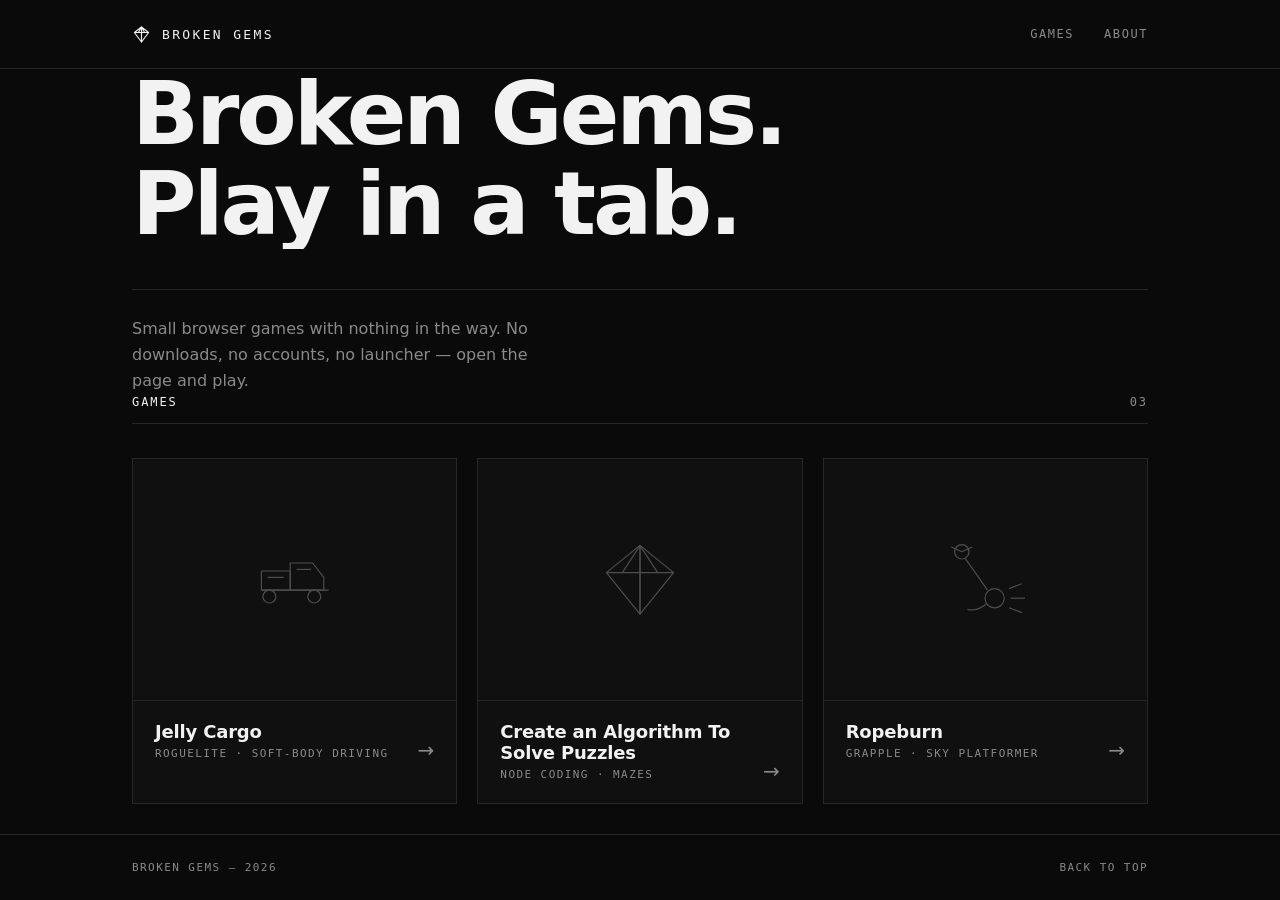
<file: index.html>
<!DOCTYPE html>
<html lang="en">
<head>
<meta charset="utf-8">
<meta name="viewport" content="width=device-width, initial-scale=1">
<title>Broken Gems</title>
<style>
  *, *::before, *::after { box-sizing: border-box; margin: 0; padding: 0; }

  :root {
    --bg:      #0a0a0a;
    --surface: #101010;
    --line:    #262626;
    --text:    #f2f2f2;
    --muted:   #8a8a8a;
    --white:   #ffffff;
    --mono: ui-monospace, "SF Mono", "Cascadia Mono", Consolas, monospace;
    --sans: "Inter", "Segoe UI", system-ui, -apple-system, sans-serif;
    --ease: cubic-bezier(0.22, 1, 0.36, 1);
  }

  ::selection { background: var(--white); color: var(--bg); }

  :focus-visible {
    outline: 2px solid var(--white);
    outline-offset: 3px;
  }

  html { scroll-behavior: smooth; }

  body {
    background: var(--bg);
    color: var(--text);
    font-family: var(--sans);
    -webkit-font-smoothing: antialiased;
    min-height: 100vh;
    display: flex;
    flex-direction: column;
  }

  .wrap {
    width: 100%;
    max-width: 1080px;
    margin: 0 auto;
    padding: 0 32px;
  }

  /* ── entrance ───────────────────────────────────────────────── */

  @keyframes rise {
    from { opacity: 0; transform: translateY(18px); }
    to   { opacity: 1; transform: none; }
  }

  @keyframes unmask {
    from { transform: translateY(105%); }
    to   { transform: translateY(0); }
  }

  @keyframes widen {
    from { transform: scaleX(0); }
    to   { transform: scaleX(1); }
  }

  .rise {
    opacity: 0;
    animation: rise 0.7s var(--ease) forwards;
  }

  /* ── nav ────────────────────────────────────────────────────── */

  nav {
    border-bottom: 1px solid var(--line);
    position: sticky;
    top: 0;
    background: var(--bg);
    z-index: 10;
  }

  .nav-inner {
    display: flex;
    align-items: center;
    justify-content: space-between;
    height: 68px;
  }

  .brand {
    display: flex;
    align-items: center;
    gap: 11px;
    text-decoration: none;
    color: var(--text);
  }

  .brand svg { overflow: visible; }
  .brand svg path { transition: transform 0.45s var(--ease); }
  .brand:hover .gem-l { transform: translateX(-2px); }
  .brand:hover .gem-r { transform: translateX(2px); }

  .brand span {
    font-family: var(--mono);
    font-size: 13px;
    letter-spacing: 0.18em;
    text-transform: uppercase;
    font-weight: 500;
  }

  .nav-links { display: flex; gap: 30px; }

  .nav-links a {
    font-family: var(--mono);
    font-size: 12px;
    letter-spacing: 0.13em;
    text-transform: uppercase;
    color: var(--muted);
    text-decoration: none;
    padding: 4px 0;
    position: relative;
    transition: color 0.25s var(--ease);
  }

  .nav-links a::after {
    content: "";
    position: absolute;
    left: 0; bottom: 0;
    width: 100%; height: 1px;
    background: var(--white);
    transform: scaleX(0);
    transform-origin: left;
    transition: transform 0.35s var(--ease);
  }

  .nav-links a:hover { color: var(--text); }
  .nav-links a:hover::after { transform: scaleX(1); }

  /* ── hero ───────────────────────────────────────────────────── */

  header { padding: 120px 0 96px; }

  .mask { overflow: hidden; }

  .mask h1 {
    font-size: clamp(46px, 9vw, 88px);
    font-weight: 600;
    letter-spacing: -0.035em;
    line-height: 1.02;
    animation: unmask 0.85s var(--ease) forwards;
    transform: translateY(105%);
  }

  .mask:nth-of-type(2) h1 { animation-delay: 0.09s; }

  .rule {
    height: 1px;
    background: var(--line);
    margin: 40px 0 26px;
    transform: scaleX(0);
    transform-origin: left;
    animation: widen 0.9s var(--ease) 0.4s forwards;
  }

  .lede {
    color: var(--muted);
    font-size: 16px;
    line-height: 1.65;
    max-width: 420px;
    animation-delay: 0.5s;
  }

  /* ── games ──────────────────────────────────────────────────── */

  section { padding-bottom: 110px; }

  .sec-head {
    display: flex;
    align-items: baseline;
    justify-content: space-between;
    border-bottom: 1px solid var(--line);
    padding-bottom: 14px;
    margin-bottom: 34px;
  }

  .sec-head h2, .sec-head span {
    font-family: var(--mono);
    font-size: 12px;
    letter-spacing: 0.16em;
    text-transform: uppercase;
    font-weight: 500;
  }

  .sec-head span { color: var(--muted); }

  .grid {
    display: grid;
    grid-template-columns: repeat(auto-fill, minmax(300px, 1fr));
    gap: 20px;
  }

  .card {
    display: block;
    text-decoration: none;
    color: inherit;
    background: var(--surface);
    border: 1px solid var(--line);
    transition:
      border-color 0.3s var(--ease),
      transform 0.4s var(--ease),
      background 0.3s var(--ease);
  }

  .card:hover {
    border-color: var(--white);
    background: #131313;
    transform: translateY(-5px);
  }

  .art {
    aspect-ratio: 4 / 3;
    display: grid;
    place-items: center;
    border-bottom: 1px solid var(--line);
    transition: border-color 0.3s var(--ease);
  }

  .card:hover .art { border-color: var(--white); }

  .art svg { width: 96px; height: 96px; overflow: visible; }

  .art path, .art line {
    stroke: #4d4d4d;
    stroke-width: 1.5;
    fill: none;
    stroke-linejoin: round;
    transition: stroke 0.35s var(--ease), transform 0.5s var(--ease);
  }

  .card:hover .art path,
  .card:hover .art line { stroke: var(--white); }

  .card:hover .gem-l { transform: translateX(-7px) rotate(-3deg); }
  .card:hover .gem-r { transform: translateX(7px) rotate(3deg); }

  .card-body {
    padding: 20px 22px 22px;
    display: flex;
    align-items: flex-end;
    justify-content: space-between;
    gap: 16px;
  }

  .card h3 {
    font-size: 18px;
    font-weight: 550;
    letter-spacing: -0.01em;
    margin-bottom: 5px;
  }

  .card p {
    font-family: var(--mono);
    font-size: 11px;
    letter-spacing: 0.13em;
    text-transform: uppercase;
    color: var(--muted);
  }

  .arrow {
    font-size: 20px;
    line-height: 1;
    color: var(--muted);
    transition: transform 0.4s var(--ease), color 0.3s var(--ease);
  }

  .card:hover .arrow {
    transform: translateX(6px);
    color: var(--white);
  }

  /* ── reveal on scroll ───────────────────────────────────────── */

  .reveal {
    opacity: 0;
    transform: translateY(24px);
    transition: opacity 0.7s var(--ease), transform 0.7s var(--ease);
  }

  .reveal.in { opacity: 1; transform: none; }

  /* card swells and fades on the way into the game */
  .card.burst {
    transform: scale(1.9);
    opacity: 0;
    border-color: var(--white);
    transition: transform 0.52s var(--ease), opacity 0.52s var(--ease);
    pointer-events: none;
    z-index: 5;
  }

  body.leaving { opacity: 0; transition: opacity 0.45s var(--ease); }

  /* ── footer ─────────────────────────────────────────────────── */

  footer {
    margin-top: auto;
    border-top: 1px solid var(--line);
    padding: 26px 0;
  }

  .foot-inner {
    display: flex;
    align-items: center;
    justify-content: space-between;
    flex-wrap: wrap;
    gap: 14px;
    font-family: var(--mono);
    font-size: 11px;
    letter-spacing: 0.13em;
    text-transform: uppercase;
    color: var(--muted);
  }

  .foot-inner a {
    color: var(--muted);
    text-decoration: none;
    transition: color 0.25s var(--ease);
  }

  .foot-inner a:hover { color: var(--white); }

  @media (max-width: 620px) {
    .wrap { padding: 0 20px; }
    header { padding: 76px 0 64px; }
    .nav-links { gap: 20px; }
  }

  @media (prefers-reduced-motion: reduce) {
    *, *::before, *::after {
      animation-duration: 0.01ms !important;
      animation-delay: 0ms !important;
      transition-duration: 0.01ms !important;
    }
    .mask h1 { transform: none; }
    .rule { transform: scaleX(1); }
    .rise, .reveal { opacity: 1; transform: none; }
  }
</style>
</head>
<body>

<nav>
  <div class="wrap nav-inner">
    <a class="brand" href="./">
      <svg viewBox="0 0 24 24" width="19" height="19" aria-hidden="true">
        <g stroke="currentColor" stroke-width="1.4" fill="none" stroke-linejoin="round">
          <path class="gem-l" d="M12 2.5 L3 9.5 L12 21.5 Z M3 9.5 H12 M12 2.5 L8 9.5"/>
          <path class="gem-r" d="M12 2.5 L21 9.5 L12 21.5 Z M12 9.5 H21 M12 2.5 L16 9.5"/>
        </g>
      </svg>
      <span>Broken Gems</span>
    </a>
    <div class="nav-links">
      <a href="#games">Games</a>
      <a href="#about">About</a>
    </div>
  </div>
</nav>

<header class="wrap">
  <div class="mask"><h1>Broken Gems.</h1></div>
  <div class="mask"><h1>Play in a tab.</h1></div>
  <div class="rule"></div>
  <p class="lede rise">Small browser games with nothing in the way. No downloads, no accounts, no launcher &mdash; open the page and play.</p>
</header>

<section class="wrap" id="games">
  <div class="sec-head reveal">
    <h2>Games</h2>
    <span>03</span>
  </div>

  <div class="grid">
    <a class="card reveal" href="./jelly-cargo/">
      <div class="art">
        <svg viewBox="0 0 120 120" aria-hidden="true">
          <g class="gem-l">
            <path d="M18 74 L18 50 L54 50 L54 74 Z"/>
            <line x1="26" y1="58" x2="46" y2="58"/>
          </g>
          <g class="gem-r">
            <path d="M54 74 L54 40 L82 40 L96 58 L96 74 Z"/>
            <line x1="62" y1="48" x2="80" y2="48"/>
          </g>
          <path d="M18 74 L102 74"/>
          <path d="M28 74 a8 8 0 1 0 0.1 0 M84 74 a8 8 0 1 0 0.1 0"/>
        </svg>
      </div>
      <div class="card-body">
        <div>
          <h3>Jelly Cargo</h3>
          <p>Roguelite &middot; soft-body driving</p>
        </div>
        <div class="arrow">&rarr;</div>
      </div>
    </a>

    <a class="card reveal" href="./game/">
      <div class="art">
        <svg viewBox="0 0 120 120" aria-hidden="true">
          <g class="gem-l">
            <path d="M60 18 L18 52 L60 104 Z"/>
            <line x1="18" y1="52" x2="60" y2="52"/>
            <line x1="60" y1="18" x2="38" y2="52"/>
          </g>
          <g class="gem-r">
            <path d="M60 18 L102 52 L60 104 Z"/>
            <line x1="60" y1="52" x2="102" y2="52"/>
            <line x1="60" y1="18" x2="82" y2="52"/>
          </g>
        </svg>
      </div>
      <div class="card-body">
        <div>
          <h3>Create an Algorithm To Solve Puzzles</h3>
          <p>Node coding &middot; mazes</p>
        </div>
        <div class="arrow">&rarr;</div>
      </div>
    </a>

    <a class="card reveal" href="./ropeburn/">
      <div class="art">
        <svg viewBox="0 0 120 120" aria-hidden="true">
          <g class="gem-l">
            <path d="M22 26 a9 9 0 1 0 18 0 a9 9 0 1 0 -18 0"/>
            <line x1="31" y1="26" x2="18" y2="20"/>
            <line x1="31" y1="26" x2="44" y2="20"/>
            <path d="M35 34 Q52 58 63 74"/>
          </g>
          <g class="gem-r">
            <path d="M60 84 a12 12 0 1 0 24 0 a12 12 0 1 0 -24 0"/>
            <path d="M62 91 Q50 101 38 98"/>
            <line x1="90" y1="72" x2="106" y2="66"/>
            <line x1="92" y1="84" x2="110" y2="84"/>
            <line x1="90" y1="96" x2="106" y2="102"/>
          </g>
        </svg>
      </div>
      <div class="card-body">
        <div>
          <h3>Ropeburn</h3>
          <p>Grapple &middot; sky platformer</p>
        </div>
        <div class="arrow">&rarr;</div>
      </div>
    </a>
  </div>
</section>

<footer id="about">
  <div class="wrap foot-inner">
    <span>Broken Gems &mdash; <span id="yr"></span></span>
    <a href="#games">Back to top</a>
  </div>
</footer>

<script>
  document.getElementById("yr").textContent = new Date().getFullYear();

  // Stagger the entrance of anything marked .rise that has no explicit delay.
  var io = new IntersectionObserver(function (entries) {
    entries.forEach(function (e) {
      if (!e.isIntersecting) return;
      e.target.classList.add("in");
      io.unobserve(e.target);
    });
  }, { threshold: 0.15 });

  document.querySelectorAll(".reveal").forEach(function (el, i) {
    el.style.transitionDelay = (i * 70) + "ms";
    io.observe(el);
  });

  // Grow-and-fade the card, then hand off to the game.
  document.querySelectorAll(".card[href]").forEach(function (card) {
    card.addEventListener("click", function (e) {
      if (e.metaKey || e.ctrlKey || e.shiftKey || e.button !== 0) return;
      e.preventDefault();
      var href = card.getAttribute("href");
      card.classList.add("burst");
      document.body.classList.add("leaving");
      setTimeout(function () { window.location.href = href; }, 430);
    });
  });
</script>

</body>
</html>
</file>
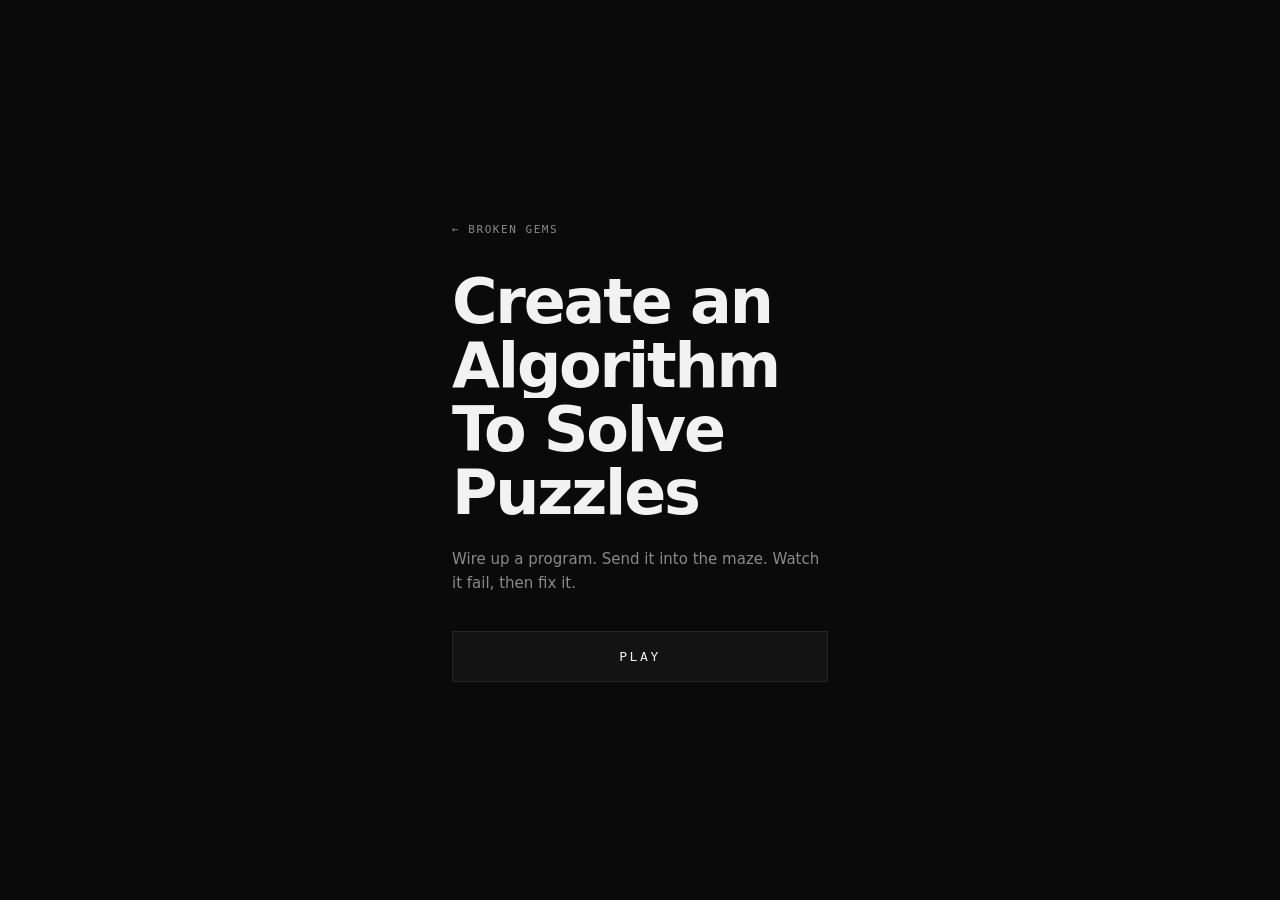
<file: game/index.html>
<!DOCTYPE html>
<html lang="en">
<head>
<meta charset="utf-8">
<meta name="viewport" content="width=device-width, initial-scale=1">
<title>Create an Algorithm To Solve Puzzles — Broken Gems</title>
<link rel="stylesheet" href="./style.css">
</head>
<body>

<!-- ── main menu ─────────────────────────────────────────────────────────── -->
<section class="screen center" id="scr-menu">
  <div class="menu-wrap">
    <a class="home-link" href="../">&larr; Broken Gems</a>
    <div class="mask"><h1 class="game-title">Create an Algorithm</h1></div>
    <div class="mask"><h1 class="game-title">To Solve Puzzles</h1></div>
    <p class="menu-sub">Wire up a program. Send it into the maze. Watch it fail, then fix it.</p>
    <button class="big-btn" id="play-btn">Play</button>
  </div>
</section>

<!-- ── save slots ────────────────────────────────────────────────────────── -->
<section class="screen center" id="scr-slots">
  <div class="menu-wrap wide">
    <button class="back-link" data-back="scr-menu">&larr; Back</button>
    <h2 class="scr-title">Save Slots</h2>
    <div id="slot-list" class="slot-list"></div>
    <div class="slot-row-actions">
      <button class="big-btn ghost" id="new-save-btn">+ New Save</button>
      <button class="big-btn ghost" id="import-btn">Import Save File</button>
    </div>
    <input type="file" id="import-file" accept="application/json,.json" hidden>
  </div>
</section>

<!-- ── new save ──────────────────────────────────────────────────────────── -->
<section class="screen center" id="scr-new">
  <div class="menu-wrap wide">
    <button class="back-link" data-back="scr-slots">&larr; Back</button>
    <h2 class="scr-title">New Save</h2>

    <label class="field">
      <span class="field-label">Name</span>
      <input id="save-name" class="text-input" maxlength="28" value="Save 1">
    </label>

    <div class="field">
      <span class="field-label">Gamemode</span>
      <div class="pick-row">
        <button class="pick" data-mode="campaign">
          <span class="pick-name">Campaign</span>
          <span class="pick-desc">Ten hand-tuned levels. One turn to start, a monster-filled maze to finish.</span>
        </button>
        <button class="pick" data-mode="infinite">
          <span class="pick-name">Infinite</span>
          <span class="pick-desc">Pick one kind of level and play it forever, growing harder every time.</span>
        </button>
      </div>
    </div>

    <div class="field collapse" id="inf-types">
      <span class="field-label">Section type</span>
      <div class="pick-row">
        <button class="pick sm" data-inf="corridors">
          <span class="pick-name">Corridors</span>
          <span class="pick-desc">Twisting hallways. No monsters, ever.</span>
        </button>
        <button class="pick sm" data-inf="mazes">
          <span class="pick-name">Mazes</span>
          <span class="pick-desc">Mazes that keep growing. Still no monsters.</span>
        </button>
        <button class="pick sm" data-inf="hunted">
          <span class="pick-name">Hunted</span>
          <span class="pick-desc">Monsters from level one. They only multiply.</span>
        </button>
      </div>
    </div>

    <button class="big-btn" id="create-btn" disabled>Create &amp; Play</button>
  </div>
</section>

<!-- ── play ──────────────────────────────────────────────────────────────── -->
<section class="screen" id="scr-play">
  <header class="hud">
    <div class="hud-left">
      <button class="hud-btn quiet" id="btn-quit">&larr; Menu</button>
      <div class="lvl-info">
        <span id="lvl-num" class="lvl-num">Level 1</span>
        <span id="lvl-name" class="lvl-name">One Turn</span>
        <span id="lvl-ghosts" class="lvl-meta">no monsters</span>
      </div>
    </div>

    <div class="hud-right">
      <span class="save-tag" id="save-label"></span>
      <button class="hud-btn" id="btn-reroll" title="Reroll this level's layout at the same difficulty">New Layout</button>
      <span class="hud-sep"></span>
      <label class="speed-wrap">
        <span class="speed-label">Speed</span>
        <select id="speed" class="speed"></select>
      </label>
      <span class="hud-sep"></span>
      <button class="hud-btn run" id="btn-run">Run</button>
      <button class="hud-btn" id="btn-pause" disabled>Pause</button>
      <button class="hud-btn" id="btn-stop" disabled>Stop</button>
      <button class="hud-btn next" id="btn-next" hidden>Next Level &rarr;</button>
    </div>
  </header>

  <div class="split" id="split">
    <div class="pane pane-code"><div id="editor"></div></div>
    <div class="gutter" id="gutter" title="Drag to resize · double-click to reset"><span></span></div>
    <div class="pane pane-view">
      <div class="view-box">
        <canvas id="view"></canvas>
      </div>
      <div class="status idle" id="status">Ready.</div>
      <div class="log" id="log"></div>
    </div>
  </div>
</section>

<script src="./js/nodes.js"></script>
<script src="./js/saves.js"></script>
<script src="./js/maze.js"></script>
<script src="./js/sim.js"></script>
<script src="./js/interp.js"></script>
<script src="./js/editor.js"></script>
<script src="./js/app.js"></script>
</body>
</html>
</file>
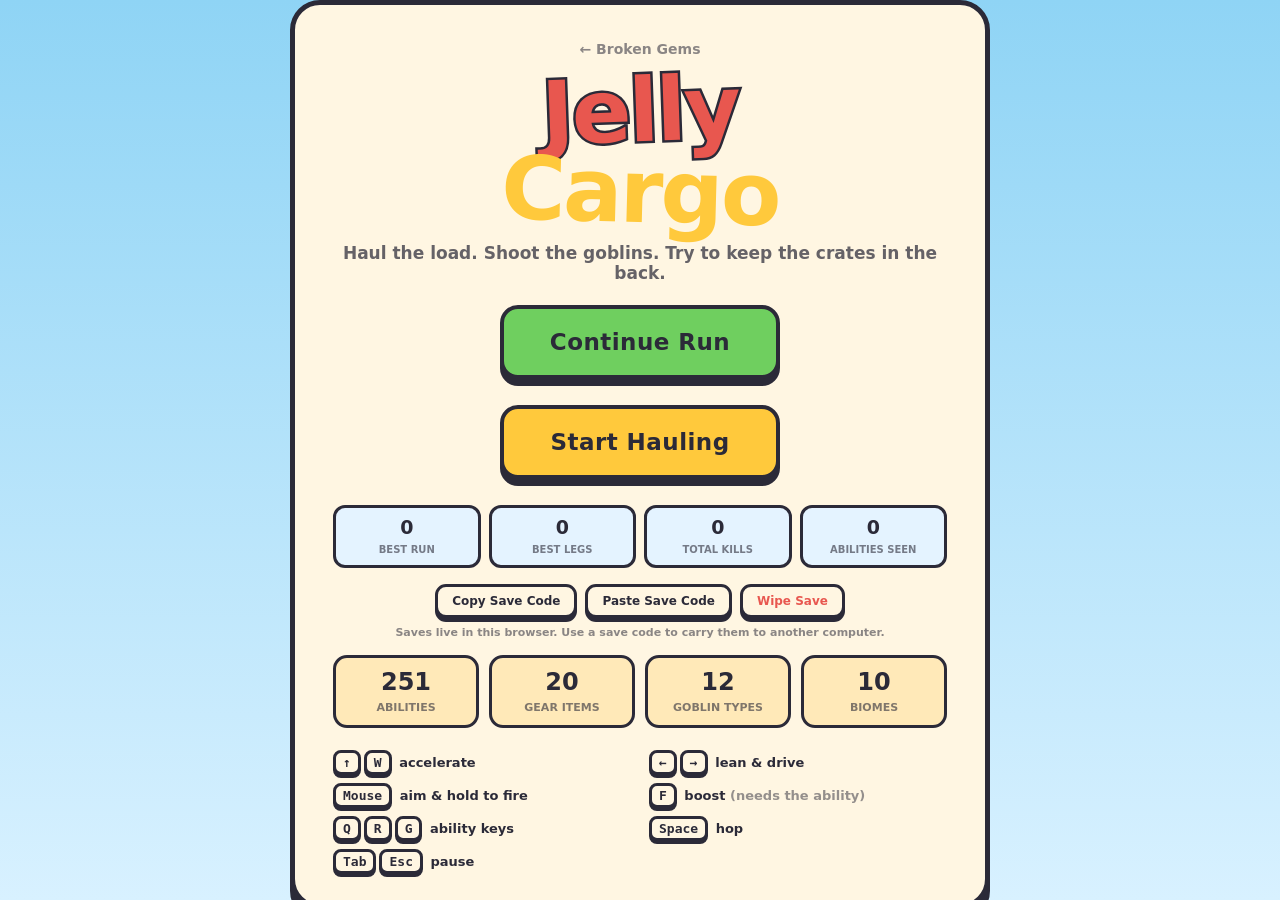
<file: jelly-cargo/index.html>
<!DOCTYPE html>
<html lang="en">
<head>
<meta charset="utf-8">
<meta name="viewport" content="width=device-width, initial-scale=1">
<title>Jelly Cargo — Broken Gems</title>
<link rel="stylesheet" href="./style.css">
</head>
<body>

<canvas id="view"></canvas>

<div id="hud"></div>
<div id="overlay"></div>

<section id="title">
  <div class="title-card">
    <a class="quiet-link top" href="../">← Broken Gems</a>
    <h1 class="big-title"><span>Jelly</span><span>Cargo</span></h1>
    <p class="tag">Haul the load. Shoot the goblins. Try to keep the crates in the back.</p>

    <button id="continue" class="big-btn play continue" hidden>Continue Run</button>
    <button id="play" class="big-btn play">Start Hauling</button>

    <div class="profile" id="profile" hidden>
      <div><b id="p-best">0</b><span>best run</span></div>
      <div><b id="p-legs">0</b><span>best legs</span></div>
      <div><b id="p-kills">0</b><span>total kills</span></div>
      <div><b id="p-seen">0</b><span>abilities seen</span></div>
    </div>

    <div class="transfer">
      <button id="btn-export" class="mini-btn">Copy Save Code</button>
      <button id="btn-import" class="mini-btn">Paste Save Code</button>
      <button id="btn-wipe" class="mini-btn danger">Wipe Save</button>
    </div>
    <p class="transfer-note" id="transfer-note">Saves live in this browser. Use a save code to carry them to another computer.</p>

    <div class="facts">
      <div><b id="count-ab">0</b><span>abilities</span></div>
      <div><b id="count-gear">0</b><span>gear items</span></div>
      <div><b id="count-enemy">0</b><span>goblin types</span></div>
      <div><b id="count-biome">0</b><span>biomes</span></div>
    </div>

    <div class="keys">
      <div><kbd>↑</kbd><kbd>W</kbd> accelerate</div>
      <div><kbd>←</kbd><kbd>→</kbd> lean &amp; drive</div>
      <div><kbd>Mouse</kbd> aim &amp; hold to fire</div>
      <div><kbd>F</kbd> boost <span class="dim">(needs the ability)</span></div>
      <div><kbd>Q</kbd><kbd>R</kbd><kbd>G</kbd> ability keys</div>
      <div><kbd>Space</kbd> hop</div>
      <div><kbd>Tab</kbd><kbd>Esc</kbd> pause</div>
    </div>
  </div>
</section>

<script src="./js/core.js"></script>
<script src="./js/save.js"></script>
<script src="./js/physics.js"></script>
<script src="./js/world.js"></script>
<script src="./js/truck.js"></script>
<script src="./js/enemies.js"></script>
<script src="./js/abilities.js"></script>
<script src="./js/shop.js"></script>
<script src="./js/render.js"></script>
<script src="./js/game.js"></script>
<script src="./js/ui.js"></script>
<script src="./js/main.js"></script>
</body>
</html>
</file>
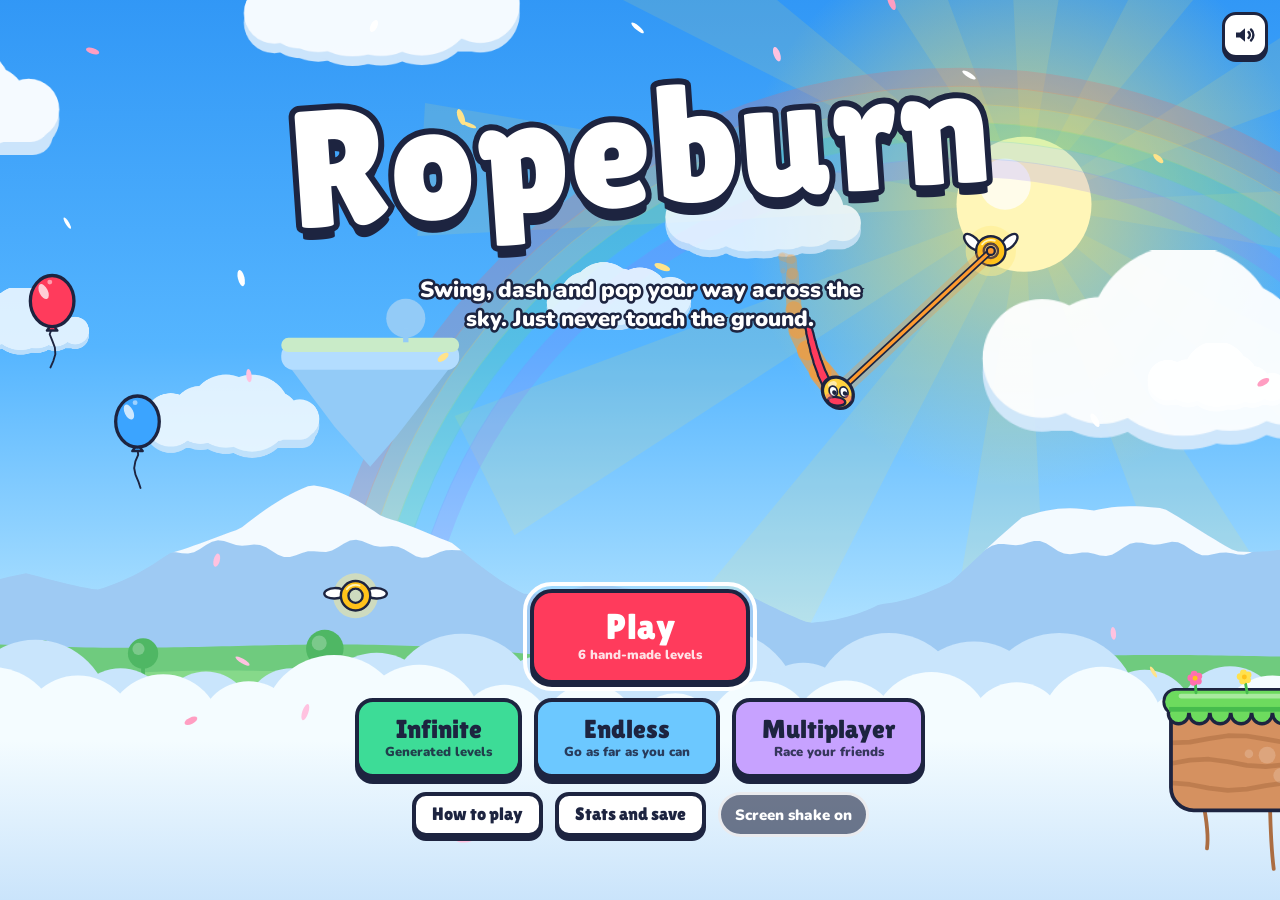
<file: ropeburn/index.html>
<!doctype html>
<html lang="en">
<head>
<meta charset="utf-8">
<meta name="viewport" content="width=device-width, initial-scale=1, viewport-fit=cover">
<title>Ropeburn</title>
<link rel="preconnect" href="https://fonts.googleapis.com">
<link rel="preconnect" href="https://fonts.gstatic.com" crossorigin>
<link href="https://fonts.googleapis.com/css2?family=Lilita+One&family=Nunito:wght@700;800;900&display=swap" rel="stylesheet">
<style>
:root{
  --ink:#1D2440;
  --panel:#FFFFFF;
  --panel-2:#EAF5FF;
  --text:#1D2440;
  --muted:#56608A;
  --edge:#1D2440;
  --sun:#FFD23F;
  --scarf:#FF3B5C;
  --sky:#2E9BFF;
  --mint:#3DDC97;
  --font-display:'Lilita One','Arial Rounded MT Bold','Trebuchet MS',system-ui,sans-serif;
  --font-body:'Nunito','Segoe UI',system-ui,-apple-system,sans-serif;
  box-sizing:border-box;
  padding-top:env(safe-area-inset-top,0px);
  padding-bottom:env(safe-area-inset-bottom,0px);
}
@media (prefers-color-scheme: dark){
  :root:not([data-theme="light"]){
    --panel:#252D52; --panel-2:#313B69; --text:#F5F7FF; --muted:#B8C1E6; --edge:#0E1230;
  }
}
:root[data-theme="dark"]{
  --panel:#252D52; --panel-2:#313B69; --text:#F5F7FF; --muted:#B8C1E6; --edge:#0E1230;
}
html{height:100%;scroll-padding-top:env(safe-area-inset-top,0px);}
*,*::before,*::after{box-sizing:border-box;}
body{
  margin:0;height:100%;overflow:hidden;background:#2E9BFF;color:var(--text);
  font-family:var(--font-body);font-weight:800;
  user-select:none;-webkit-user-select:none;-webkit-tap-highlight-color:transparent;touch-action:none;
}
canvas#game{position:fixed;top:0;left:0;width:100%;height:100%;display:block;cursor:crosshair;}
body.menu canvas#game{cursor:default;}

.screen{
  position:fixed;top:0;left:0;right:0;bottom:0;display:none;
  align-items:center;justify-content:center;flex-direction:column;
  padding:calc(env(safe-area-inset-top,0px) + 18px) 18px calc(env(safe-area-inset-bottom,0px) + 18px);
  overflow-y:auto;
}
.screen.show{display:flex;}
.screen.dim{background:rgba(20,30,70,.28);justify-content:flex-start;}
.screen.dim>.panel{margin-top:auto;margin-bottom:auto;flex:none;}

/* ---------- Title ---------- */
#title{justify-content:space-between;}
.logo-wrap{margin-top:clamp(12px,6vh,70px);text-align:center;pointer-events:none;}
.logo{
  font-family:var(--font-display);font-weight:400;
  font-size:clamp(64px,13vw,168px);line-height:.9;letter-spacing:.01em;
  color:#fff;margin:0;transform:rotate(-4deg);
  -webkit-text-stroke:clamp(6px,1.1vw,12px) var(--ink);paint-order:stroke fill;
  text-shadow:0 clamp(6px,1vw,12px) 0 var(--ink);
}
.logo span{display:inline-block;animation:bob 2.6s ease-in-out infinite;}
.logo span:nth-child(2n){animation-delay:-.4s}
.logo span:nth-child(3n){animation-delay:-.9s}
@keyframes bob{0%,100%{transform:translateY(0)}50%{transform:translateY(-8px)}}
.tagline{
  margin:clamp(34px,6vh,56px) auto 0;font-family:var(--font-body);font-weight:900;
  font-size:clamp(16px,2.2vw,22px);color:#fff;
  -webkit-text-stroke:5px var(--ink);paint-order:stroke fill;max-width:34ch;line-height:1.35;
}
.title-actions{display:flex;flex-direction:column;align-items:center;gap:14px;margin-bottom:clamp(10px,5vh,56px);}
.row{display:flex;gap:12px;flex-wrap:wrap;justify-content:center;}

/* ---------- Buttons ---------- */
.btn{
  font-family:var(--font-display);font-weight:400;font-size:clamp(20px,2.4vw,26px);line-height:1;
  color:var(--ink);background:var(--sun);
  border:4px solid var(--ink);border-radius:18px;padding:14px 26px 15px;
  box-shadow:0 6px 0 var(--ink);cursor:pointer;
  transition:transform .07s ease, box-shadow .07s ease, filter .12s;
}
.btn:hover{filter:brightness(1.06) saturate(1.1);}
.btn:active{transform:translateY(4px);box-shadow:0 2px 0 var(--ink);}
.btn:focus-visible{outline:4px solid #fff;outline-offset:3px;}
.btn.red{background:var(--scarf);color:#fff;}
.btn.mint{background:var(--mint);}
.btn.white{background:#fff;}
.btn.big{font-size:clamp(26px,3.4vw,36px);padding:16px 44px 18px;border-radius:22px;}
.btn.small{font-size:18px;padding:9px 16px 10px;border-radius:14px;box-shadow:0 4px 0 var(--ink);}
.btn.small:active{transform:translateY(3px);box-shadow:0 1px 0 var(--ink);}
.btn .sub{display:block;font-family:var(--font-body);font-weight:900;font-size:13px;margin-top:4px;opacity:.85;}

.toggle{
  font-family:var(--font-body);font-weight:900;font-size:15px;color:#fff;background:rgba(29,36,64,.6);
  border:3px solid rgba(255,255,255,.85);border-radius:999px;padding:7px 14px;cursor:pointer;
}
.toggle:focus-visible{outline:3px solid #fff;outline-offset:2px;}
.toggle[aria-pressed="false"]{opacity:.7;text-decoration:line-through;}

/* ---------- Panels ---------- */
.panel{
  background:var(--panel);color:var(--text);
  border:4px solid var(--edge);border-radius:30px;box-shadow:0 10px 0 var(--edge);
  padding:26px clamp(18px,4vw,34px) 30px;width:100%;max-width:620px;
  animation:pop .28s cubic-bezier(.2,1.6,.4,1);
}
@keyframes pop{from{transform:scale(.86);opacity:0}to{transform:scale(1);opacity:1}}
@media (prefers-reduced-motion: reduce){ .panel,.logo span{animation:none;} }
.panel h2{font-family:var(--font-display);font-weight:400;font-size:clamp(34px,5vw,48px);margin:0 0 6px;line-height:1;}
.panel p{margin:0 0 12px;color:var(--muted);font-weight:800;line-height:1.45;}
.panel .actions{display:flex;gap:12px;flex-wrap:wrap;margin-top:22px;}

/* level grid */
.grid{display:grid;grid-template-columns:repeat(auto-fill,minmax(170px,1fr));gap:14px;margin-top:16px;}
.lvl{
  position:relative;text-align:left;cursor:pointer;padding:0;overflow:hidden;
  background:var(--panel-2);color:var(--text);border:4px solid var(--edge);border-radius:20px;
  box-shadow:0 5px 0 var(--edge);font-family:var(--font-body);
  transition:transform .07s, box-shadow .07s;
}
.lvl:active{transform:translateY(3px);box-shadow:0 2px 0 var(--edge);}
.lvl:focus-visible{outline:4px solid var(--sky);outline-offset:3px;}
.lvl .sky{height:64px;position:relative;border-bottom:4px solid var(--edge);}
.lvl .sky::after{content:"";position:absolute;left:12px;bottom:-4px;width:46%;height:20px;border:4px solid var(--edge);border-bottom:none;border-radius:14px 14px 0 0;background:var(--g);}
.lvl .num{position:absolute;right:10px;top:8px;font-family:var(--font-display);font-size:26px;color:#fff;-webkit-text-stroke:5px var(--ink);paint-order:stroke fill;}
.lvl .body{padding:10px 12px 12px;}
.lvl .name{font-family:var(--font-display);font-size:21px;line-height:1.05;display:block;}
.lvl .best{font-size:14px;color:var(--muted);font-weight:900;margin-top:4px;display:flex;align-items:center;gap:6px;}
.lvl.locked{cursor:not-allowed;filter:grayscale(.55);opacity:.62;}
.medal{display:inline-block;width:16px;height:16px;border-radius:50%;border:3px solid var(--ink);flex:none;}
.medal.m3{background:#FFC21A;} .medal.m2{background:#D6E2F0;} .medal.m1{background:#E09A5B;} .medal.m0{background:transparent;opacity:.4;}

/* how to */
.keys{display:grid;grid-template-columns:auto 1fr;gap:10px 16px;align-items:center;margin:14px 0 4px;}
.kbd{
  font-family:var(--font-display);font-size:17px;background:var(--panel-2);border:3px solid var(--edge);
  border-radius:10px;padding:5px 10px 6px;box-shadow:0 3px 0 var(--edge);white-space:nowrap;justify-self:start;
}
.keys span:not(.kbd){font-weight:800;color:var(--text);line-height:1.35;}
.tip{margin-top:14px;background:var(--panel-2);border-radius:16px;padding:12px 14px;color:var(--text)!important;}

/* results */
.big-time{font-family:var(--font-display);font-size:clamp(56px,10vw,86px);line-height:1;margin:10px 0 4px;}
.medals{display:flex;gap:16px;margin:14px 0 6px;}
.medal-big{width:70px;height:70px;border-radius:50%;border:5px solid var(--ink);display:flex;align-items:center;justify-content:center;
  font-family:var(--font-display);font-size:12px;color:var(--ink);background:var(--panel-2);opacity:.35;transform:scale(.8);
  transition:transform .35s cubic-bezier(.2,1.8,.4,1), opacity .2s;}
.medal-big.on{opacity:1;transform:scale(1);}
.medal-big.g.on{background:#FFC21A;} .medal-big.s.on{background:#E3ECF7;} .medal-big.b.on{background:#E39C5C;}
.stat-row{display:flex;gap:10px;flex-wrap:wrap;margin-top:10px;}
.stat{background:var(--panel-2);border-radius:14px;padding:8px 12px;font-weight:900;color:var(--text);}
.stat b{font-family:var(--font-display);font-weight:400;font-size:20px;margin-left:4px;}
.newbest{display:inline-block;background:var(--scarf);color:#fff;font-family:var(--font-display);font-size:18px;padding:4px 12px 5px;border-radius:999px;border:3px solid var(--ink);transform:rotate(-3deg);margin-left:6px;vertical-align:middle;}

/* mode picker, stats, save codes */
.btn.blue{background:#6CC8FF;}
.mode-grid{display:grid;grid-template-columns:repeat(auto-fit,minmax(200px,1fr));gap:14px;margin-top:16px;}
.mode-card{
  text-align:left;cursor:pointer;background:var(--panel-2);color:var(--text);border:4px solid var(--edge);border-radius:22px;
  box-shadow:0 6px 0 var(--edge);padding:16px 18px 18px;font-family:var(--font-body);display:flex;flex-direction:column;gap:4px;
  transition:transform .07s, box-shadow .07s;
}
.mode-card:active{transform:translateY(4px);box-shadow:0 2px 0 var(--edge);}
.mode-card:focus-visible{outline:4px solid var(--sky);outline-offset:3px;}
.mode-card .mode-title{font-family:var(--font-display);font-size:26px;line-height:1.05;}
.mode-card .mode-sub{font-weight:800;color:var(--muted);line-height:1.35;}
.mode-card .mode-best{margin-top:8px;align-self:flex-start;background:var(--sun);color:var(--ink);border:3px solid var(--ink);border-radius:999px;padding:2px 12px 3px;font-weight:900;font-size:14px;}
.mode-card.daily .mode-best{background:var(--mint);}
.inf-card{margin-top:14px;background:var(--panel-2);border:4px solid var(--edge);border-radius:22px;padding:16px 18px;display:flex;align-items:center;gap:16px;}
.inf-swatch{width:74px;height:74px;border-radius:18px;border:4px solid var(--edge);flex:none;position:relative;overflow:hidden;}
.inf-swatch::after{content:"";position:absolute;left:10px;right:10px;bottom:-4px;height:22px;border:4px solid var(--ink);border-bottom:none;border-radius:12px 12px 0 0;background:var(--g);}
.inf-num{font-family:var(--font-display);font-size:clamp(34px,6vw,46px);line-height:1;}
.inf-name{font-family:var(--font-display);font-size:21px;margin-top:2px;}
.inf-meta{font-weight:800;color:var(--muted);margin-top:4px;}
.stat-grid{display:grid;grid-template-columns:repeat(auto-fill,minmax(150px,1fr));gap:10px;margin:14px 0 16px;}
.pstat{background:var(--panel-2);border-radius:16px;padding:10px 12px;}
.pstat b{display:block;font-family:var(--font-display);font-weight:400;font-size:24px;line-height:1.1;}
.pstat span{font-weight:800;color:var(--muted);font-size:14px;}
.code-box{margin-top:14px;}
.code-box textarea{
  width:100%;min-height:92px;resize:vertical;font-family:ui-monospace,Consolas,monospace;font-size:13px;line-height:1.4;
  background:var(--panel-2);color:var(--text);border:3px solid var(--edge);border-radius:14px;padding:10px 12px;user-select:text;-webkit-user-select:text;
}
.code-box textarea:focus-visible{outline:3px solid var(--sky);outline-offset:2px;}
.note{margin-top:12px!important;color:var(--text)!important;font-weight:900!important;}
.note:empty{display:none;}
.btn.danger{background:#fff;color:#C8243F;}
.back-link{
  position:fixed;left:calc(env(safe-area-inset-left,0px) + 14px);top:calc(env(safe-area-inset-top,0px) + 14px);z-index:6;
  font-family:var(--font-body);font-weight:900;font-size:15px;color:var(--ink);background:#fff;text-decoration:none;
  border:3px solid var(--ink);border-radius:999px;padding:6px 14px 7px;box-shadow:0 4px 0 var(--ink);
}
.back-link:focus-visible{outline:3px solid #fff;outline-offset:2px;}
@media (max-height:540px){
  .logo{font-size:clamp(44px,9vw,86px);}
  .tagline{display:none;}
  .logo-wrap{margin-top:4px;}
  .title-actions{gap:8px;margin-bottom:6px;}
  .btn.big{padding:10px 36px 12px;font-size:28px;}
  .btn{padding:10px 20px 11px;}
}

/* multiplayer */
.btn.purple{background:#C7A2FF;}
.field{display:block;margin:12px 0;}
.field-label,.field>span:first-child{display:block;font-weight:900;font-size:14px;color:var(--muted);margin-bottom:6px;}
.text-in{
  width:100%;font-family:var(--font-body);font-weight:900;font-size:18px;color:var(--text);background:var(--panel-2);
  border:3px solid var(--edge);border-radius:14px;padding:10px 12px;user-select:text;-webkit-user-select:text;
}
.text-in:focus-visible,.code-in:focus-visible{outline:3px solid var(--sky);outline-offset:2px;}
.entry{display:flex;flex-direction:column;align-items:stretch;gap:8px;margin-top:18px;background:var(--panel-2);border:4px solid var(--edge);border-radius:22px;padding:16px 18px 20px;}
.entry[hidden]{display:none;}
.entry-code{display:flex;flex-direction:column;gap:8px;}
.entry-code[hidden]{display:none;}
.entry-label{text-align:center;font-weight:900;color:var(--muted);font-size:15px;margin-top:4px;}
.entry .btn{margin-top:10px;align-self:center;}
.code-in.name-in{letter-spacing:.02em;text-transform:none;font-size:26px;background:var(--panel);}
.entry .code-in{background:var(--panel);}
.mode-card[aria-pressed="true"]{background:var(--sun);color:var(--ink);}
.mode-card.daily[aria-pressed="true"]{background:var(--mint);}
.mode-card[aria-pressed="true"] .mode-sub{color:var(--ink);}
.code-in{
  flex:1;min-width:0;font-family:var(--font-display);font-size:28px;letter-spacing:.18em;text-transform:uppercase;text-align:center;
  color:var(--text);background:var(--panel-2);border:4px solid var(--edge);border-radius:16px;padding:8px 10px;user-select:text;-webkit-user-select:text;
}
.lobby-head{display:flex;justify-content:space-between;align-items:flex-start;gap:16px;flex-wrap:wrap;}
.code-chip{background:var(--panel-2);border:4px solid var(--edge);border-radius:20px;padding:10px 14px;text-align:center;min-width:200px;}
.code-label{display:block;font-weight:900;font-size:13px;color:var(--muted);}
.code-val{display:block;font-family:var(--font-display);font-size:38px;letter-spacing:.12em;line-height:1.1;margin:2px 0 6px;}
.code-btns{display:flex;gap:8px;justify-content:center;}
.lobby-grid{display:grid;grid-template-columns:minmax(0,1fr) minmax(0,1.25fr);gap:22px;margin-top:10px;}
@media (max-width:720px){.lobby-grid{grid-template-columns:1fr;}}
.sub-h{font-family:var(--font-display);font-weight:400;font-size:22px;margin:6px 0 8px;display:flex;justify-content:space-between;align-items:baseline;}
.sub-h span{font-family:var(--font-body);font-weight:900;font-size:14px;color:var(--muted);}
.plist{list-style:none;margin:0;padding:0;display:flex;flex-direction:column;gap:8px;}
.plist li{display:flex;align-items:center;gap:10px;background:var(--panel-2);border-radius:14px;padding:8px 12px;font-weight:900;}
.plist em{font-style:normal;color:var(--muted);font-weight:800;}
.pname{flex:1;min-width:0;overflow:hidden;text-overflow:ellipsis;white-space:nowrap;}
.pdot{width:18px;height:18px;border-radius:50%;border:3px solid var(--ink);flex:none;}
.av{width:30px;height:30px;flex:none;}
.ptag{font-size:12px;font-weight:900;background:var(--sun);color:var(--ink);border:2px solid var(--ink);border-radius:999px;padding:1px 8px 2px;}
.team-pick{margin-top:14px;}
.seg{display:flex;flex-wrap:wrap;gap:8px;}
.seg-btn{
  font-family:var(--font-body);font-weight:900;font-size:15px;color:var(--text);background:var(--panel-2);cursor:pointer;
  border:3px solid var(--edge);border-radius:12px;padding:7px 14px;box-shadow:0 3px 0 var(--edge);
}
.seg-btn[aria-pressed="true"]{background:var(--c,var(--sun));color:var(--ink);}
.seg-btn[data-team][aria-pressed="true"]{color:#fff;}
.seg-btn[data-team]{border-left:10px solid var(--c);}
.seg-btn:disabled,.chip:disabled{cursor:default;opacity:.85;box-shadow:none;}
.seg-btn:focus-visible,.chip:focus-visible{outline:3px solid var(--sky);outline-offset:2px;}
.chips{display:flex;flex-wrap:wrap;gap:8px;}
.chip{
  display:inline-flex;align-items:center;gap:8px;font-family:var(--font-body);font-weight:900;font-size:14px;color:var(--text);cursor:pointer;
  background:var(--panel-2);border:3px solid var(--edge);border-radius:999px;padding:4px 12px 4px 5px;opacity:.55;
}
.chip[aria-pressed="true"]{opacity:1;background:var(--panel);box-shadow:0 3px 0 var(--edge);}
.chip-sw{width:22px;height:22px;border-radius:50%;border:2px solid var(--ink);}
.dist-row{display:flex;align-items:center;gap:10px;}
.dist-row input[type=range]{flex:1;accent-color:var(--scarf);min-width:0;}
.dist-row input[type=number]{width:92px;font-family:var(--font-body);font-weight:900;font-size:16px;color:var(--text);background:var(--panel-2);border:3px solid var(--edge);border-radius:10px;padding:6px 8px;}
.unit{font-weight:900;color:var(--muted);}
.stepper{display:flex;align-items:center;gap:12px;}
.step-val{font-family:var(--font-display);font-size:28px;min-width:32px;text-align:center;}
.res-grid{display:grid;grid-template-columns:minmax(0,1.3fr) minmax(0,1fr);gap:22px;}
.res-grid>div[hidden]{display:none;}
@media (max-width:720px){.res-grid{grid-template-columns:1fr;}}
.rank-list{list-style:none;margin:0;padding:0;display:flex;flex-direction:column;gap:8px;}
.rank-list li{display:flex;align-items:center;gap:10px;background:var(--panel-2);border-radius:14px;padding:8px 12px;}
.rank-list li.me{outline:3px solid var(--scarf);}
.rk{font-family:var(--font-display);font-size:24px;min-width:26px;text-align:center;}
.rank-list li:nth-child(1) .rk{color:#E0A100;}
.rn{flex:1;min-width:0;}
.rn b,.rs{font-weight:900;}
.rn b{display:block;overflow:hidden;text-overflow:ellipsis;white-space:nowrap;}
.rn small,.rs small{display:block;font-weight:800;color:var(--muted);font-size:13px;}
.rs{text-align:right;font-family:var(--font-display);font-weight:400;font-size:20px;white-space:nowrap;}
.rs small{font-family:var(--font-body);}
#roomTag{
  position:fixed;right:calc(env(safe-area-inset-right,0px) + 12px);bottom:calc(env(safe-area-inset-bottom,0px) + 12px);z-index:6;
  display:flex;align-items:center;gap:8px;background:#fff;color:var(--ink);border:3px solid var(--ink);border-radius:999px;
  padding:5px 6px 5px 14px;box-shadow:0 4px 0 var(--ink);font-family:var(--font-body);font-weight:900;font-size:15px;
}
#roomTag[hidden]{display:none;}
#roomTagText{letter-spacing:.06em;font-variant-numeric:tabular-nums;}
#roomTag button{font-family:var(--font-body);font-weight:900;font-size:13px;background:var(--panel-2);color:var(--ink);border:2px solid var(--ink);border-radius:999px;padding:3px 10px;cursor:pointer;}

/* in-game buttons */
#hudBtns{position:fixed;top:calc(env(safe-area-inset-top,0px) + 12px);right:calc(env(safe-area-inset-right,0px) + 12px);display:flex;gap:8px;z-index:5;}
.icon-btn{
  width:46px;height:46px;border-radius:14px;border:3px solid var(--ink);background:#fff;color:var(--ink);
  box-shadow:0 4px 0 var(--ink);display:flex;align-items:center;justify-content:center;cursor:pointer;padding:0;
}
.icon-btn:active{transform:translateY(3px);box-shadow:0 1px 0 var(--ink);}
.icon-btn:focus-visible{outline:3px solid #fff;outline-offset:2px;}
.icon-btn svg{width:24px;height:24px;}
#pauseBtn{display:none;}
body.playing #pauseBtn{display:flex;}
#rotateHint{
  position:fixed;left:50%;bottom:calc(env(safe-area-inset-bottom,0px) + 16px);transform:translateX(-50%);
  background:#fff;color:var(--ink);border:3px solid var(--ink);border-radius:999px;padding:8px 16px;font-weight:900;font-size:14px;
  display:none;z-index:4;box-shadow:0 4px 0 var(--ink);white-space:nowrap;
}
</style>
</head>
<body class="menu">
<canvas id="game" aria-label="Ropeburn game area"></canvas>

<div id="hudBtns">
  <button class="icon-btn" id="pauseBtn" aria-label="Pause"><svg viewBox="0 0 24 24"><rect x="5" y="4" width="5" height="16" rx="1.5" fill="currentColor"/><rect x="14" y="4" width="5" height="16" rx="1.5" fill="currentColor"/></svg></button>
  <button class="icon-btn" id="muteBtn" aria-label="Sound on"><svg viewBox="0 0 24 24" id="muteIcon"></svg></button>
</div>
<div id="roomTag" hidden><span id="roomTagText">Room</span><button id="roomTagBtn">Hide</button></div>
<div id="rotateHint">Turn your phone sideways for a wider view</div>

<!-- Title -->
<section class="screen show" id="title" aria-label="Title">
  <a class="back-link" id="hubLink" href="../" hidden>&larr; Broken Gems</a>
  <div class="logo-wrap">
    <h1 class="logo" aria-label="Ropeburn"><span>R</span><span>o</span><span>p</span><span>e</span><span>b</span><span>u</span><span>r</span><span>n</span></h1>
    <p class="tagline">Swing, dash and pop your way across the sky. Just never touch the ground.</p>
  </div>
  <div class="title-actions">
    <button class="btn red big" id="playBtn">Play<span class="sub" id="playSub">6 hand-made levels</span></button>
    <div class="row">
      <button class="btn mint" id="infBtn">Infinite<span class="sub" id="infSub">Generated levels</span></button>
      <button class="btn blue" id="endBtn">Endless<span class="sub" id="endSub">Go as far as you can</span></button>
      <button class="btn purple" id="mpBtn">Multiplayer<span class="sub">Race your friends</span></button>
    </div>
    <div class="row">
      <button class="btn small white" id="howBtn">How to play</button>
      <button class="btn small white" id="profBtn">Stats and save</button>
      <button class="toggle" id="shakeToggle" aria-pressed="true">Screen shake</button>
    </div>
  </div>
</section>

<!-- Levels -->
<section class="screen dim" id="levels" aria-label="Choose a level">
  <div class="panel" style="max-width:760px">
    <h2>Pick a sky</h2>
    <p>Beat a level to open the next one. Faster times earn better medals.</p>
    <div class="grid" id="levelGrid"></div>
    <div class="actions"><button class="btn small white" id="levelsBack">Back</button></div>
  </div>
</section>

<!-- Infinite -->
<section class="screen dim" id="infinite" aria-label="Infinite levels">
  <div class="panel" style="max-width:560px">
    <h2>Infinite skies</h2>
    <p>Every level is generated fresh and each one gets a little trickier. Clear a level to move on. Your place is saved.</p>
    <div class="inf-card">
      <div class="inf-swatch" id="infSwatch"></div>
      <div>
        <div class="inf-num" id="infLevel">Level 1</div>
        <div class="inf-name" id="infName"></div>
        <div class="inf-meta" id="infMeta"></div>
      </div>
    </div>
    <div class="actions">
      <button class="btn red" id="infPlay">Start</button>
      <button class="btn white" id="infNew">New sky</button>
      <button class="btn white" id="infBack">Back</button>
    </div>
    <p class="note" id="infNote" role="status"></p>
  </div>
</section>

<!-- Endless picker -->
<section class="screen dim" id="endlessPick" aria-label="Endless run">
  <div class="panel" style="max-width:600px">
    <h2>Endless run</h2>
    <p>Fly as far as you can before the storm catches you. The sky is built as you go.</p>
    <div class="mode-grid">
      <button class="mode-card" id="endRandom"><span class="mode-title">Random sky</span><span class="mode-sub">A brand new sky every run</span><span class="mode-best" id="endRandomBest">No runs yet</span></button>
      <button class="mode-card daily" id="endDaily"><span class="mode-title">Daily sky</span><span class="mode-sub">The same sky for everyone today</span><span class="mode-best" id="endDailyBest">Not played today</span></button>
    </div>
    <div class="actions"><button class="btn small white" id="endBack">Back</button></div>
  </div>
</section>

<!-- Stats and save -->
<section class="screen dim" id="profile" aria-label="Stats and save">
  <div class="panel" style="max-width:640px">
    <h2>Stats and save</h2>
    <div class="stat-grid" id="profStats"></div>
    <p>Progress saves by itself in this browser. Use a save code to carry it to another computer.</p>
    <div class="actions" style="margin-top:10px">
      <button class="btn small" id="saveCopy">Copy save code</button>
      <button class="btn small white" id="savePaste">Paste save code</button>
      <button class="btn small danger" id="saveWipe">Wipe save</button>
    </div>
    <div class="code-box" id="codeBox" hidden>
      <textarea id="codeText" aria-label="Save code" spellcheck="false"></textarea>
      <div class="actions" style="margin-top:10px">
        <button class="btn small red" id="codeApply">Load this code</button>
        <button class="btn small white" id="codeCancel">Close</button>
      </div>
    </div>
    <p class="note" id="saveNote" role="status"></p>
    <div class="actions"><button class="btn small white" id="profBack">Back</button></div>
  </div>
</section>

<!-- Multiplayer -->
<section class="screen dim" id="mp" aria-label="Multiplayer">
  <div class="panel" style="max-width:600px">
    <h2>Multiplayer</h2>
    <p>Race friends across the same generated sky. Whoever creates the room hosts it straight from their browser, so there's nothing to install.</p>
    <div class="mode-grid">
      <button class="mode-card" id="mpCreate" aria-pressed="false"><span class="mode-title">Create</span><span class="mode-sub">Host a room, set the rules and share the code</span></button>
      <button class="mode-card daily" id="mpJoinOpen" aria-pressed="false"><span class="mode-title">Join</span><span class="mode-sub">Type a friend's room code</span></button>
    </div>
    <div class="entry" id="mpEntry" hidden>
      <label class="entry-label" for="mpName">Username</label>
      <input class="code-in name-in" id="mpName" maxlength="16" placeholder="Your name" autocomplete="off" spellcheck="false">
      <div class="entry-code" id="mpCodeWrap" hidden>
        <label class="entry-label" for="mpCode">Room code</label>
        <input class="code-in" id="mpCode" maxlength="6" placeholder="CODE" autocomplete="off" autocapitalize="characters" spellcheck="false">
      </div>
      <button class="btn red big" id="mpGo">Join</button>
    </div>
    <p class="note" id="mpNote" role="status"></p>
    <div class="actions"><button class="btn small white" id="mpBack">Back</button></div>
  </div>
</section>

<!-- Lobby -->
<section class="screen dim" id="mpLobby" aria-label="Room lobby">
  <div class="panel" style="max-width:880px">
    <div class="lobby-head">
      <div style="flex:1;min-width:240px"><h2>Lobby</h2><p id="lobbyWho"></p></div>
      <div class="code-chip"><span class="code-label">Room code</span><span class="code-val" id="lobbyCode"></span>
        <div class="code-btns"><button class="btn small white" id="lobbyCopy">Copy</button><button class="btn small white" id="lobbyHide">Hide</button></div></div>
    </div>
    <div class="lobby-grid">
      <div>
        <h3 class="sub-h">Players <span id="lobbyCount"></span></h3>
        <ul class="plist" id="lobbyPlayers"></ul>
        <div class="team-pick" id="teamPick" hidden></div>
      </div>
      <div>
        <h3 class="sub-h">Race settings</h3>
        <div id="roomSettings"></div>
      </div>
    </div>
    <p class="note" id="lobbyNote" role="status"></p>
    <div class="actions">
      <button class="btn red" id="lobbyStart">Start race</button>
      <button class="btn white" id="lobbyLeave">Leave</button>
    </div>
  </div>
</section>

<!-- Race results -->
<section class="screen dim" id="mpResults" aria-label="Race results">
  <div class="panel" style="max-width:820px">
    <h2 id="mprTitle">Results</h2>
    <p id="mprSub"></p>
    <div class="res-grid">
      <div><h3 class="sub-h">Players</h3><ol class="rank-list" id="mprPlayers"></ol></div>
      <div id="mprTeamsWrap"><h3 class="sub-h">Teams</h3><ol class="rank-list" id="mprTeams"></ol></div>
    </div>
    <p class="note" id="mprNote" role="status"></p>
    <div class="actions" id="mprActions"></div>
  </div>
</section>

<!-- How to -->
<section class="screen dim" id="howto" aria-label="How to play">
  <div class="panel">
    <h2>How to play</h2>
    <p>Get to the rainbow ring without falling into the clouds below.</p>
    <div class="keys" id="keysDesktop">
      <span class="kbd">Mouse</span><span>Aim. A white target shows what you'll grab.</span>
      <span class="kbd">Left click</span><span>Hold to swing from anchors and balloons. Let go to fly.</span>
      <span class="kbd">Right click / Shift</span><span>Dash toward your cursor. Space also dashes in the air. Aim near a star, balloon or ring and pink arrows lock on, so the dash zips straight to it.</span>
      <span class="kbd">A / D, Space</span><span>Run and jump when you're standing on an island.</span>
      <span class="kbd">R</span><span>Restart instantly. Esc pauses.</span>
    </div>
    <div class="keys" id="keysTouch" style="display:none">
      <span class="kbd">Hold</span><span>Touch and hold near an anchor to swing. Lift to let go.</span>
      <span class="kbd">Flick</span><span>Swipe quickly in any direction to dash that way. Flick toward a star, balloon or ring to zip straight to it.</span>
    </div>
    <p>Play the six hand-made levels, climb through endless generated levels in Infinite, or see how far you get in Endless before the storm catches you.</p>
    <p class="tip">Your scarf is red when your dash is ready and blue once it's spent. Stars, rings, bouncy clouds, popping a balloon and a perfect release (letting go right after the bottom of a swing) all refill it.</p>
    <div class="actions"><button class="btn small" id="howBack">Got it</button></div>
  </div>
</section>

<!-- Pause -->
<section class="screen dim" id="pause" aria-label="Paused">
  <div class="panel" style="max-width:440px">
    <h2>Paused</h2>
    <p id="pauseInfo"></p>
    <div class="actions">
      <button class="btn red" id="resumeBtn">Resume</button>
      <button class="btn white" id="pauseRestart">Restart</button>
      <button class="btn white" id="pauseMenu">Menu</button>
    </div>
  </div>
</section>

<!-- Results -->
<section class="screen dim" id="results" aria-label="Level complete">
  <div class="panel" style="max-width:520px">
    <h2 id="resTitle">Level clear!</h2>
    <div class="big-time" id="resTime">0.00</div>
    <div id="resBest" style="font-weight:900;color:var(--muted)"></div>
    <div class="medals">
      <div class="medal-big b" id="medB">Bronze</div>
      <div class="medal-big s" id="medS">Silver</div>
      <div class="medal-big g" id="medG">Gold</div>
    </div>
    <div class="stat-row" id="resStats"></div>
    <div class="actions">
      <button class="btn red" id="nextBtn">Next level</button>
      <button class="btn white" id="retryBtn">Retry</button>
      <button class="btn white" id="resMenu">Levels</button>
    </div>
  </div>
</section>

<!-- Endless over -->
<section class="screen dim" id="over" aria-label="Run over">
  <div class="panel" style="max-width:500px">
    <h2 id="overTitle">Caught by the storm</h2>
    <div class="big-time" id="overDist">0 m</div>
    <div id="overBest" style="font-weight:900;color:var(--muted)"></div>
    <div class="stat-row" id="overStats"></div>
    <div class="actions">
      <button class="btn red" id="overRetry">Run again</button>
      <button class="btn white" id="overMenu">Menu</button>
    </div>
  </div>
</section>

<script>
/*! PeerJS 1.5.5 | MIT License | Copyright (c) 2015 Michelle Bu and Eric Zhang, http://peerjs.com */
(()=>{function e(e,t,n,r){Object.defineProperty(e,t,{get:n,set:r,enumerable:!0,configurable:!0})}function t(e){return e&&e.__esModule?e.default:e}class n{constructor(){this.chunkedMTU=16300,this._dataCount=1,this.chunk=e=>{let t=[],n=e.byteLength,r=Math.ceil(n/this.chunkedMTU),i=0,s=0;for(;s<n;){let o=Math.min(n,s+this.chunkedMTU),a=e.slice(s,o),c={__peerData:this._dataCount,n:i,data:a,total:r};t.push(c),s=o,i++}return this._dataCount++,t}}}class r{append_buffer(e){this.flush(),this._parts.push(e)}append(e){this._pieces.push(e)}flush(){if(this._pieces.length>0){let e=new Uint8Array(this._pieces);this._parts.push(e),this._pieces=[]}}toArrayBuffer(){let e=[];for(let t of this._parts)e.push(t);return function(e){let t=0;for(let n of e)t+=n.byteLength;let n=new Uint8Array(t),r=0;for(let t of e){let e=new Uint8Array(t.buffer,t.byteOffset,t.byteLength);n.set(e,r),r+=t.byteLength}return n}(e).buffer}constructor(){this.encoder=new TextEncoder,this._pieces=[],this._parts=[]}}function i(e){return new o(e).unpack()}function s(e){let t=new a,n=t.pack(e);return n instanceof Promise?n.then(()=>t.getBuffer()):t.getBuffer()}class o{unpack(){let e,t=this.unpack_uint8();if(t<128)return t;if((224^t)<32)return(224^t)-32;if((e=160^t)<=15)return this.unpack_raw(e);if((e=176^t)<=15)return this.unpack_string(e);if((e=144^t)<=15)return this.unpack_array(e);if((e=128^t)<=15)return this.unpack_map(e);switch(t){case 192:return null;case 193:case 212:case 213:case 214:case 215:return;case 194:return!1;case 195:return!0;case 202:return this.unpack_float();case 203:return this.unpack_double();case 204:return this.unpack_uint8();case 205:return this.unpack_uint16();case 206:return this.unpack_uint32();case 207:return this.unpack_uint64();case 208:return this.unpack_int8();case 209:return this.unpack_int16();case 210:return this.unpack_int32();case 211:return this.unpack_int64();case 216:return e=this.unpack_uint16(),this.unpack_string(e);case 217:return e=this.unpack_uint32(),this.unpack_string(e);case 218:return e=this.unpack_uint16(),this.unpack_raw(e);case 219:return e=this.unpack_uint32(),this.unpack_raw(e);case 220:return e=this.unpack_uint16(),this.unpack_array(e);case 221:return e=this.unpack_uint32(),this.unpack_array(e);case 222:return e=this.unpack_uint16(),this.unpack_map(e);case 223:return e=this.unpack_uint32(),this.unpack_map(e)}}unpack_uint8(){let e=255&this.dataView[this.index];return this.index++,e}unpack_uint16(){let e=this.read(2),t=(255&e[0])*256+(255&e[1]);return this.index+=2,t}unpack_uint32(){let e=this.read(4),t=((256*e[0]+e[1])*256+e[2])*256+e[3];return this.index+=4,t}unpack_uint64(){let e=this.read(8),t=((((((256*e[0]+e[1])*256+e[2])*256+e[3])*256+e[4])*256+e[5])*256+e[6])*256+e[7];return this.index+=8,t}unpack_int8(){let e=this.unpack_uint8();return e<128?e:e-256}unpack_int16(){let e=this.unpack_uint16();return e<32768?e:e-65536}unpack_int32(){let e=this.unpack_uint32();return e<0x80000000?e:e-0x100000000}unpack_int64(){let e=this.unpack_uint64();return e<0x8000000000000000?e:e-0xffffffffffffffff}unpack_raw(e){if(this.length<this.index+e)throw Error(`BinaryPackFailure: index is out of range ${this.index} ${e} ${this.length}`);let t=this.dataBuffer.slice(this.index,this.index+e);return this.index+=e,t}unpack_string(e){let t,n,r=this.read(e),i=0,s="";for(;i<e;)(t=r[i])<160?(n=t,i++):(192^t)<32?(n=(31&t)<<6|63&r[i+1],i+=2):(224^t)<16?(n=(15&t)<<12|(63&r[i+1])<<6|63&r[i+2],i+=3):(n=(7&t)<<18|(63&r[i+1])<<12|(63&r[i+2])<<6|63&r[i+3],i+=4),s+=String.fromCodePoint(n);return this.index+=e,s}unpack_array(e){let t=Array(e);for(let n=0;n<e;n++)t[n]=this.unpack();return t}unpack_map(e){let t={};for(let n=0;n<e;n++)t[this.unpack()]=this.unpack();return t}unpack_float(){let e=this.unpack_uint32();return(0==e>>31?1:-1)*(8388607&e|8388608)*2**((e>>23&255)-127-23)}unpack_double(){let e=this.unpack_uint32(),t=this.unpack_uint32(),n=(e>>20&2047)-1023;return(0==e>>31?1:-1)*((1048575&e|1048576)*2**(n-20)+t*2**(n-52))}read(e){let t=this.index;if(t+e<=this.length)return this.dataView.subarray(t,t+e);throw Error("BinaryPackFailure: read index out of range")}constructor(e){this.index=0,this.dataBuffer=e,this.dataView=new Uint8Array(this.dataBuffer),this.length=this.dataBuffer.byteLength}}class a{getBuffer(){return this._bufferBuilder.toArrayBuffer()}pack(e){if("string"==typeof e)this.pack_string(e);else if("number"==typeof e)Math.floor(e)===e?this.pack_integer(e):this.pack_double(e);else if("boolean"==typeof e)!0===e?this._bufferBuilder.append(195):!1===e&&this._bufferBuilder.append(194);else if(void 0===e)this._bufferBuilder.append(192);else if("object"==typeof e)if(null===e)this._bufferBuilder.append(192);else{let t=e.constructor;if(e instanceof Array){let t=this.pack_array(e);if(t instanceof Promise)return t.then(()=>this._bufferBuilder.flush())}else if(e instanceof ArrayBuffer)this.pack_bin(new Uint8Array(e));else if("BYTES_PER_ELEMENT"in e)this.pack_bin(new Uint8Array(e.buffer,e.byteOffset,e.byteLength));else if(e instanceof Date)this.pack_string(e.toString());else if(e instanceof Blob)return e.arrayBuffer().then(e=>{this.pack_bin(new Uint8Array(e)),this._bufferBuilder.flush()});else if(t==Object||t.toString().startsWith("class")){let t=this.pack_object(e);if(t instanceof Promise)return t.then(()=>this._bufferBuilder.flush())}else throw Error(`Type "${t.toString()}" not yet supported`)}else throw Error(`Type "${typeof e}" not yet supported`);this._bufferBuilder.flush()}pack_bin(e){let t=e.length;if(t<=15)this.pack_uint8(160+t);else if(t<=65535)this._bufferBuilder.append(218),this.pack_uint16(t);else if(t<=0xffffffff)this._bufferBuilder.append(219),this.pack_uint32(t);else throw Error("Invalid length");this._bufferBuilder.append_buffer(e)}pack_string(e){let t=this._textEncoder.encode(e),n=t.length;if(n<=15)this.pack_uint8(176+n);else if(n<=65535)this._bufferBuilder.append(216),this.pack_uint16(n);else if(n<=0xffffffff)this._bufferBuilder.append(217),this.pack_uint32(n);else throw Error("Invalid length");this._bufferBuilder.append_buffer(t)}pack_array(e){let t=e.length;if(t<=15)this.pack_uint8(144+t);else if(t<=65535)this._bufferBuilder.append(220),this.pack_uint16(t);else if(t<=0xffffffff)this._bufferBuilder.append(221),this.pack_uint32(t);else throw Error("Invalid length");let n=r=>{if(r<t){let t=this.pack(e[r]);return t instanceof Promise?t.then(()=>n(r+1)):n(r+1)}};return n(0)}pack_integer(e){if(e>=-32&&e<=127)this._bufferBuilder.append(255&e);else if(e>=0&&e<=255)this._bufferBuilder.append(204),this.pack_uint8(e);else if(e>=-128&&e<=127)this._bufferBuilder.append(208),this.pack_int8(e);else if(e>=0&&e<=65535)this._bufferBuilder.append(205),this.pack_uint16(e);else if(e>=-32768&&e<=32767)this._bufferBuilder.append(209),this.pack_int16(e);else if(e>=0&&e<=0xffffffff)this._bufferBuilder.append(206),this.pack_uint32(e);else if(e>=-0x80000000&&e<=0x7fffffff)this._bufferBuilder.append(210),this.pack_int32(e);else if(e>=-0x8000000000000000&&e<=0x8000000000000000)this._bufferBuilder.append(211),this.pack_int64(e);else if(e>=0&&e<=0xffffffffffffffff)this._bufferBuilder.append(207),this.pack_uint64(e);else throw Error("Invalid integer")}pack_double(e){let t=0;e<0&&(t=1,e=-e);let n=Math.floor(Math.log(e)/Math.LN2),r=Math.floor((e/2**n-1)*0x10000000000000),i=t<<31|n+1023<<20|r/0x100000000&1048575;this._bufferBuilder.append(203),this.pack_int32(i),this.pack_int32(r%0x100000000)}pack_object(e){let t=Object.keys(e),n=t.length;if(n<=15)this.pack_uint8(128+n);else if(n<=65535)this._bufferBuilder.append(222),this.pack_uint16(n);else if(n<=0xffffffff)this._bufferBuilder.append(223),this.pack_uint32(n);else throw Error("Invalid length");let r=n=>{if(n<t.length){let i=t[n];if(e.hasOwnProperty(i)){this.pack(i);let t=this.pack(e[i]);if(t instanceof Promise)return t.then(()=>r(n+1))}return r(n+1)}};return r(0)}pack_uint8(e){this._bufferBuilder.append(e)}pack_uint16(e){this._bufferBuilder.append(e>>8),this._bufferBuilder.append(255&e)}pack_uint32(e){let t=0|e;this._bufferBuilder.append((0xff000000&t)>>>24),this._bufferBuilder.append((0xff0000&t)>>>16),this._bufferBuilder.append((65280&t)>>>8),this._bufferBuilder.append(255&t)}pack_uint64(e){let t=e/0x100000000,n=e%0x100000000;this._bufferBuilder.append((0xff000000&t)>>>24),this._bufferBuilder.append((0xff0000&t)>>>16),this._bufferBuilder.append((65280&t)>>>8),this._bufferBuilder.append(255&t),this._bufferBuilder.append((0xff000000&n)>>>24),this._bufferBuilder.append((0xff0000&n)>>>16),this._bufferBuilder.append((65280&n)>>>8),this._bufferBuilder.append(255&n)}pack_int8(e){this._bufferBuilder.append(255&e)}pack_int16(e){this._bufferBuilder.append((65280&e)>>8),this._bufferBuilder.append(255&e)}pack_int32(e){this._bufferBuilder.append(e>>>24&255),this._bufferBuilder.append((0xff0000&e)>>>16),this._bufferBuilder.append((65280&e)>>>8),this._bufferBuilder.append(255&e)}pack_int64(e){let t=Math.floor(e/0x100000000),n=e%0x100000000;this._bufferBuilder.append((0xff000000&t)>>>24),this._bufferBuilder.append((0xff0000&t)>>>16),this._bufferBuilder.append((65280&t)>>>8),this._bufferBuilder.append(255&t),this._bufferBuilder.append((0xff000000&n)>>>24),this._bufferBuilder.append((0xff0000&n)>>>16),this._bufferBuilder.append((65280&n)>>>8),this._bufferBuilder.append(255&n)}constructor(){this._bufferBuilder=new r,this._textEncoder=new TextEncoder}}"use strict";let c=!0,p=!0;function d(e,t,n){let r=e.match(t);return r&&r.length>=n&&parseInt(r[n],10)}function l(e,t,n){if(!e.RTCPeerConnection)return;let r=e.RTCPeerConnection.prototype,i=r.addEventListener;r.addEventListener=function(e,r){if(e!==t)return i.apply(this,arguments);let s=e=>{let t=n(e);t&&(r.handleEvent?r.handleEvent(t):r(t))};return this._eventMap=this._eventMap||{},this._eventMap[t]||(this._eventMap[t]=new Map),this._eventMap[t].set(r,s),i.apply(this,[e,s])};let s=r.removeEventListener;r.removeEventListener=function(e,n){if(e!==t||!this._eventMap||!this._eventMap[t]||!this._eventMap[t].has(n))return s.apply(this,arguments);let r=this._eventMap[t].get(n);return this._eventMap[t].delete(n),0===this._eventMap[t].size&&delete this._eventMap[t],0===Object.keys(this._eventMap).length&&delete this._eventMap,s.apply(this,[e,r])},Object.defineProperty(r,"on"+t,{get(){return this["_on"+t]},set(e){this["_on"+t]&&(this.removeEventListener(t,this["_on"+t]),delete this["_on"+t]),e&&this.addEventListener(t,this["_on"+t]=e)},enumerable:!0,configurable:!0})}function h(e){return"boolean"!=typeof e?Error("Argument type: "+typeof e+". Please use a boolean."):(c=e,e?"adapter.js logging disabled":"adapter.js logging enabled")}function u(e){return"boolean"!=typeof e?Error("Argument type: "+typeof e+". Please use a boolean."):(p=!e,"adapter.js deprecation warnings "+(e?"disabled":"enabled"))}function f(){"object"==typeof window&&(c||"undefined"!=typeof console&&"function"==typeof console.log&&console.log.apply(console,arguments))}function m(e,t){p&&console.warn(e+" is deprecated, please use "+t+" instead.")}function _(e){return"[object Object]"===Object.prototype.toString.call(e)}function g(e,t,n){let r=n?"outbound-rtp":"inbound-rtp",i=new Map;if(null===t)return i;let s=[];return e.forEach(e=>{"track"===e.type&&e.trackIdentifier===t.id&&s.push(e)}),s.forEach(t=>{e.forEach(n=>{n.type===r&&n.trackId===t.id&&function e(t,n,r){!n||r.has(n.id)||(r.set(n.id,n),Object.keys(n).forEach(i=>{i.endsWith("Id")?e(t,t.get(n[i]),r):i.endsWith("Ids")&&n[i].forEach(n=>{e(t,t.get(n),r)})}))}(e,n,i)})}),i}"use strict";var y={};function C(e,t){let n=e&&e.navigator;if(!n.mediaDevices)return;let r=function(e){if("object"!=typeof e||e.mandatory||e.optional)return e;let t={};return Object.keys(e).forEach(n=>{if("require"===n||"advanced"===n||"mediaSource"===n)return;let r="object"==typeof e[n]?e[n]:{ideal:e[n]};void 0!==r.exact&&"number"==typeof r.exact&&(r.min=r.max=r.exact);let i=function(e,t){return e?e+t.charAt(0).toUpperCase()+t.slice(1):"deviceId"===t?"sourceId":t};if(void 0!==r.ideal){t.optional=t.optional||[];let e={};"number"==typeof r.ideal?(e[i("min",n)]=r.ideal,t.optional.push(e),(e={})[i("max",n)]=r.ideal):e[i("",n)]=r.ideal,t.optional.push(e)}void 0!==r.exact&&"number"!=typeof r.exact?(t.mandatory=t.mandatory||{},t.mandatory[i("",n)]=r.exact):["min","max"].forEach(e=>{void 0!==r[e]&&(t.mandatory=t.mandatory||{},t.mandatory[i(e,n)]=r[e])})}),e.advanced&&(t.optional=(t.optional||[]).concat(e.advanced)),t},i=function(e,i){if(t.version>=61)return i(e);if((e=JSON.parse(JSON.stringify(e)))&&"object"==typeof e.audio){let t=function(e,t,n){t in e&&!(n in e)&&(e[n]=e[t],delete e[t])};t((e=JSON.parse(JSON.stringify(e))).audio,"autoGainControl","googAutoGainControl"),t(e.audio,"noiseSuppression","googNoiseSuppression"),e.audio=r(e.audio)}if(e&&"object"==typeof e.video){let s=e.video.facingMode;s=s&&("object"==typeof s?s:{ideal:s});let o=t.version<66;if(s&&("user"===s.exact||"environment"===s.exact||"user"===s.ideal||"environment"===s.ideal)&&!(n.mediaDevices.getSupportedConstraints&&n.mediaDevices.getSupportedConstraints().facingMode&&!o)){let t;if(delete e.video.facingMode,"environment"===s.exact||"environment"===s.ideal?t=["back","rear"]:("user"===s.exact||"user"===s.ideal)&&(t=["front"]),t)return n.mediaDevices.enumerateDevices().then(n=>{let o=(n=n.filter(e=>"videoinput"===e.kind)).find(e=>t.some(t=>e.label.toLowerCase().includes(t)));return!o&&n.length&&t.includes("back")&&(o=n[n.length-1]),o&&(e.video.deviceId=s.exact?{exact:o.deviceId}:{ideal:o.deviceId}),e.video=r(e.video),f("chrome: "+JSON.stringify(e)),i(e)})}e.video=r(e.video)}return f("chrome: "+JSON.stringify(e)),i(e)},s=function(e){return t.version>=64?e:{name:({PermissionDeniedError:"NotAllowedError",PermissionDismissedError:"NotAllowedError",InvalidStateError:"NotAllowedError",DevicesNotFoundError:"NotFoundError",ConstraintNotSatisfiedError:"OverconstrainedError",TrackStartError:"NotReadableError",MediaDeviceFailedDueToShutdown:"NotAllowedError",MediaDeviceKillSwitchOn:"NotAllowedError",TabCaptureError:"AbortError",ScreenCaptureError:"AbortError",DeviceCaptureError:"AbortError"})[e.name]||e.name,message:e.message,constraint:e.constraint||e.constraintName,toString(){return this.name+(this.message&&": ")+this.message}}};if(n.getUserMedia=(function(e,t,r){i(e,e=>{n.webkitGetUserMedia(e,t,e=>{r&&r(s(e))})})}).bind(n),n.mediaDevices.getUserMedia){let e=n.mediaDevices.getUserMedia.bind(n.mediaDevices);n.mediaDevices.getUserMedia=function(t){return i(t,t=>e(t).then(e=>{if(t.audio&&!e.getAudioTracks().length||t.video&&!e.getVideoTracks().length)throw e.getTracks().forEach(e=>{e.stop()}),new DOMException("","NotFoundError");return e},e=>Promise.reject(s(e))))}}}"use strict";function v(e){e.MediaStream=e.MediaStream||e.webkitMediaStream}function b(e){if("object"!=typeof e||!e.RTCPeerConnection||"ontrack"in e.RTCPeerConnection.prototype)l(e,"track",e=>(e.transceiver||Object.defineProperty(e,"transceiver",{value:{receiver:e.receiver}}),e));else{Object.defineProperty(e.RTCPeerConnection.prototype,"ontrack",{get(){return this._ontrack},set(e){this._ontrack&&this.removeEventListener("track",this._ontrack),this.addEventListener("track",this._ontrack=e)},enumerable:!0,configurable:!0});let t=e.RTCPeerConnection.prototype.setRemoteDescription;e.RTCPeerConnection.prototype.setRemoteDescription=function(){return this._ontrackpoly||(this._ontrackpoly=t=>{t.stream.addEventListener("addtrack",n=>{let r;r=e.RTCPeerConnection.prototype.getReceivers?this.getReceivers().find(e=>e.track&&e.track.id===n.track.id):{track:n.track};let i=new Event("track");i.track=n.track,i.receiver=r,i.transceiver={receiver:r},i.streams=[t.stream],this.dispatchEvent(i)}),t.stream.getTracks().forEach(n=>{let r;r=e.RTCPeerConnection.prototype.getReceivers?this.getReceivers().find(e=>e.track&&e.track.id===n.id):{track:n};let i=new Event("track");i.track=n,i.receiver=r,i.transceiver={receiver:r},i.streams=[t.stream],this.dispatchEvent(i)})},this.addEventListener("addstream",this._ontrackpoly)),t.apply(this,arguments)}}}function T(e){if("object"==typeof e&&e.RTCPeerConnection&&!("getSenders"in e.RTCPeerConnection.prototype)&&"createDTMFSender"in e.RTCPeerConnection.prototype){let t=function(e,t){return{track:t,get dtmf(){return void 0===this._dtmf&&("audio"===t.kind?this._dtmf=e.createDTMFSender(t):this._dtmf=null),this._dtmf},_pc:e}};if(!e.RTCPeerConnection.prototype.getSenders){e.RTCPeerConnection.prototype.getSenders=function(){return this._senders=this._senders||[],this._senders.slice()};let n=e.RTCPeerConnection.prototype.addTrack;e.RTCPeerConnection.prototype.addTrack=function(e,r){let i=n.apply(this,arguments);return i||(i=t(this,e),this._senders.push(i)),i};let r=e.RTCPeerConnection.prototype.removeTrack;e.RTCPeerConnection.prototype.removeTrack=function(e){r.apply(this,arguments);let t=this._senders.indexOf(e);-1!==t&&this._senders.splice(t,1)}}let n=e.RTCPeerConnection.prototype.addStream;e.RTCPeerConnection.prototype.addStream=function(e){this._senders=this._senders||[],n.apply(this,[e]),e.getTracks().forEach(e=>{this._senders.push(t(this,e))})};let r=e.RTCPeerConnection.prototype.removeStream;e.RTCPeerConnection.prototype.removeStream=function(e){this._senders=this._senders||[],r.apply(this,[e]),e.getTracks().forEach(e=>{let t=this._senders.find(t=>t.track===e);t&&this._senders.splice(this._senders.indexOf(t),1)})}}else if("object"==typeof e&&e.RTCPeerConnection&&"getSenders"in e.RTCPeerConnection.prototype&&"createDTMFSender"in e.RTCPeerConnection.prototype&&e.RTCRtpSender&&!("dtmf"in e.RTCRtpSender.prototype)){let t=e.RTCPeerConnection.prototype.getSenders;e.RTCPeerConnection.prototype.getSenders=function(){let e=t.apply(this,[]);return e.forEach(e=>e._pc=this),e},Object.defineProperty(e.RTCRtpSender.prototype,"dtmf",{get(){return void 0===this._dtmf&&("audio"===this.track.kind?this._dtmf=this._pc.createDTMFSender(this.track):this._dtmf=null),this._dtmf}})}}function S(e){if(!("object"==typeof e&&e.RTCPeerConnection&&e.RTCRtpSender&&e.RTCRtpReceiver))return;if(!("getStats"in e.RTCRtpSender.prototype)){let t=e.RTCPeerConnection.prototype.getSenders;t&&(e.RTCPeerConnection.prototype.getSenders=function(){let e=t.apply(this,[]);return e.forEach(e=>e._pc=this),e});let n=e.RTCPeerConnection.prototype.addTrack;n&&(e.RTCPeerConnection.prototype.addTrack=function(){let e=n.apply(this,arguments);return e._pc=this,e}),e.RTCRtpSender.prototype.getStats=function(){let e=this;return this._pc.getStats().then(t=>g(t,e.track,!0))}}if(!("getStats"in e.RTCRtpReceiver.prototype)){let t=e.RTCPeerConnection.prototype.getReceivers;t&&(e.RTCPeerConnection.prototype.getReceivers=function(){let e=t.apply(this,[]);return e.forEach(e=>e._pc=this),e}),l(e,"track",e=>(e.receiver._pc=e.srcElement,e)),e.RTCRtpReceiver.prototype.getStats=function(){let e=this;return this._pc.getStats().then(t=>g(t,e.track,!1))}}if(!("getStats"in e.RTCRtpSender.prototype&&"getStats"in e.RTCRtpReceiver.prototype))return;let t=e.RTCPeerConnection.prototype.getStats;e.RTCPeerConnection.prototype.getStats=function(){if(arguments.length>0&&arguments[0]instanceof e.MediaStreamTrack){let e,t,n,r=arguments[0];return(this.getSenders().forEach(t=>{t.track===r&&(e?n=!0:e=t)}),this.getReceivers().forEach(e=>(e.track===r&&(t?n=!0:t=e),e.track===r)),n||e&&t)?Promise.reject(new DOMException("There are more than one sender or receiver for the track.","InvalidAccessError")):e?e.getStats():t?t.getStats():Promise.reject(new DOMException("There is no sender or receiver for the track.","InvalidAccessError"))}return t.apply(this,arguments)}}function k(e){e.RTCPeerConnection.prototype.getLocalStreams=function(){return this._shimmedLocalStreams=this._shimmedLocalStreams||{},Object.keys(this._shimmedLocalStreams).map(e=>this._shimmedLocalStreams[e][0])};let t=e.RTCPeerConnection.prototype.addTrack;e.RTCPeerConnection.prototype.addTrack=function(e,n){if(!n)return t.apply(this,arguments);this._shimmedLocalStreams=this._shimmedLocalStreams||{};let r=t.apply(this,arguments);return this._shimmedLocalStreams[n.id]?-1===this._shimmedLocalStreams[n.id].indexOf(r)&&this._shimmedLocalStreams[n.id].push(r):this._shimmedLocalStreams[n.id]=[n,r],r};let n=e.RTCPeerConnection.prototype.addStream;e.RTCPeerConnection.prototype.addStream=function(e){this._shimmedLocalStreams=this._shimmedLocalStreams||{},e.getTracks().forEach(e=>{if(this.getSenders().find(t=>t.track===e))throw new DOMException("Track already exists.","InvalidAccessError")});let t=this.getSenders();n.apply(this,arguments);let r=this.getSenders().filter(e=>-1===t.indexOf(e));this._shimmedLocalStreams[e.id]=[e].concat(r)};let r=e.RTCPeerConnection.prototype.removeStream;e.RTCPeerConnection.prototype.removeStream=function(e){return this._shimmedLocalStreams=this._shimmedLocalStreams||{},delete this._shimmedLocalStreams[e.id],r.apply(this,arguments)};let i=e.RTCPeerConnection.prototype.removeTrack;e.RTCPeerConnection.prototype.removeTrack=function(e){return this._shimmedLocalStreams=this._shimmedLocalStreams||{},e&&Object.keys(this._shimmedLocalStreams).forEach(t=>{let n=this._shimmedLocalStreams[t].indexOf(e);-1!==n&&this._shimmedLocalStreams[t].splice(n,1),1===this._shimmedLocalStreams[t].length&&delete this._shimmedLocalStreams[t]}),i.apply(this,arguments)}}function R(e,t){if(!e.RTCPeerConnection)return;if(e.RTCPeerConnection.prototype.addTrack&&t.version>=65)return k(e);let n=e.RTCPeerConnection.prototype.getLocalStreams;e.RTCPeerConnection.prototype.getLocalStreams=function(){let e=n.apply(this);return this._reverseStreams=this._reverseStreams||{},e.map(e=>this._reverseStreams[e.id])};let r=e.RTCPeerConnection.prototype.addStream;e.RTCPeerConnection.prototype.addStream=function(t){if(this._streams=this._streams||{},this._reverseStreams=this._reverseStreams||{},t.getTracks().forEach(e=>{if(this.getSenders().find(t=>t.track===e))throw new DOMException("Track already exists.","InvalidAccessError")}),!this._reverseStreams[t.id]){let n=new e.MediaStream(t.getTracks());this._streams[t.id]=n,this._reverseStreams[n.id]=t,t=n}r.apply(this,[t])};let i=e.RTCPeerConnection.prototype.removeStream;function s(e,t){let n=t.sdp;return Object.keys(e._reverseStreams||[]).forEach(t=>{let r=e._reverseStreams[t],i=e._streams[r.id];n=n.replace(RegExp(i.id,"g"),r.id)}),new RTCSessionDescription({type:t.type,sdp:n})}e.RTCPeerConnection.prototype.removeStream=function(e){this._streams=this._streams||{},this._reverseStreams=this._reverseStreams||{},i.apply(this,[this._streams[e.id]||e]),delete this._reverseStreams[this._streams[e.id]?this._streams[e.id].id:e.id],delete this._streams[e.id]},e.RTCPeerConnection.prototype.addTrack=function(t,n){if("closed"===this.signalingState)throw new DOMException("The RTCPeerConnection's signalingState is 'closed'.","InvalidStateError");let r=[].slice.call(arguments,1);if(1!==r.length||!r[0].getTracks().find(e=>e===t))throw new DOMException("The adapter.js addTrack polyfill only supports a single  stream which is associated with the specified track.","NotSupportedError");if(this.getSenders().find(e=>e.track===t))throw new DOMException("Track already exists.","InvalidAccessError");this._streams=this._streams||{},this._reverseStreams=this._reverseStreams||{};let i=this._streams[n.id];if(i)i.addTrack(t),Promise.resolve().then(()=>{this.dispatchEvent(new Event("negotiationneeded"))});else{let r=new e.MediaStream([t]);this._streams[n.id]=r,this._reverseStreams[r.id]=n,this.addStream(r)}return this.getSenders().find(e=>e.track===t)},["createOffer","createAnswer"].forEach(function(t){let n=e.RTCPeerConnection.prototype[t];e.RTCPeerConnection.prototype[t]=({[t](){let e=arguments,t=arguments.length&&"function"==typeof arguments[0];return t?n.apply(this,[t=>{let n=s(this,t);e[0].apply(null,[n])},t=>{e[1]&&e[1].apply(null,t)},arguments[2]]):n.apply(this,arguments).then(e=>s(this,e))}})[t]});let o=e.RTCPeerConnection.prototype.setLocalDescription;e.RTCPeerConnection.prototype.setLocalDescription=function(){var e,t;let n;return arguments.length&&arguments[0].type?(arguments[0]=(e=this,t=arguments[0],n=t.sdp,Object.keys(e._reverseStreams||[]).forEach(t=>{let r=e._reverseStreams[t],i=e._streams[r.id];n=n.replace(RegExp(r.id,"g"),i.id)}),new RTCSessionDescription({type:t.type,sdp:n})),o.apply(this,arguments)):o.apply(this,arguments)};let a=Object.getOwnPropertyDescriptor(e.RTCPeerConnection.prototype,"localDescription");Object.defineProperty(e.RTCPeerConnection.prototype,"localDescription",{get(){let e=a.get.apply(this);return""===e.type?e:s(this,e)}}),e.RTCPeerConnection.prototype.removeTrack=function(e){let t;if("closed"===this.signalingState)throw new DOMException("The RTCPeerConnection's signalingState is 'closed'.","InvalidStateError");if(!e._pc)throw new DOMException("Argument 1 of RTCPeerConnection.removeTrack does not implement interface RTCRtpSender.","TypeError");if(e._pc!==this)throw new DOMException("Sender was not created by this connection.","InvalidAccessError");this._streams=this._streams||{},Object.keys(this._streams).forEach(n=>{this._streams[n].getTracks().find(t=>e.track===t)&&(t=this._streams[n])}),t&&(1===t.getTracks().length?this.removeStream(this._reverseStreams[t.id]):t.removeTrack(e.track),this.dispatchEvent(new Event("negotiationneeded")))}}function P(e,t){!e.RTCPeerConnection&&e.webkitRTCPeerConnection&&(e.RTCPeerConnection=e.webkitRTCPeerConnection),e.RTCPeerConnection&&t.version<53&&["setLocalDescription","setRemoteDescription","addIceCandidate"].forEach(function(t){let n=e.RTCPeerConnection.prototype[t];e.RTCPeerConnection.prototype[t]=({[t](){return arguments[0]=new("addIceCandidate"===t?e.RTCIceCandidate:e.RTCSessionDescription)(arguments[0]),n.apply(this,arguments)}})[t]})}function w(e,t){l(e,"negotiationneeded",e=>{let n=e.target;if(!(t.version<72)&&(!n.getConfiguration||"plan-b"!==n.getConfiguration().sdpSemantics)||"stable"===n.signalingState)return e})}"use strict";e(y,"shimMediaStream",()=>v),e(y,"shimOnTrack",()=>b),e(y,"shimGetSendersWithDtmf",()=>T),e(y,"shimSenderReceiverGetStats",()=>S),e(y,"shimAddTrackRemoveTrackWithNative",()=>k),e(y,"shimAddTrackRemoveTrack",()=>R),e(y,"shimPeerConnection",()=>P),e(y,"fixNegotiationNeeded",()=>w),e(y,"shimGetUserMedia",()=>C);var E={};function x(e,t){let n=e&&e.navigator,r=e&&e.MediaStreamTrack;if(n.getUserMedia=function(e,t,r){m("navigator.getUserMedia","navigator.mediaDevices.getUserMedia"),n.mediaDevices.getUserMedia(e).then(t,r)},!(t.version>55&&"autoGainControl"in n.mediaDevices.getSupportedConstraints())){let e=function(e,t,n){t in e&&!(n in e)&&(e[n]=e[t],delete e[t])},t=n.mediaDevices.getUserMedia.bind(n.mediaDevices);if(n.mediaDevices.getUserMedia=function(n){return"object"==typeof n&&"object"==typeof n.audio&&(e((n=JSON.parse(JSON.stringify(n))).audio,"autoGainControl","mozAutoGainControl"),e(n.audio,"noiseSuppression","mozNoiseSuppression")),t(n)},r&&r.prototype.getSettings){let t=r.prototype.getSettings;r.prototype.getSettings=function(){let n=t.apply(this,arguments);return e(n,"mozAutoGainControl","autoGainControl"),e(n,"mozNoiseSuppression","noiseSuppression"),n}}if(r&&r.prototype.applyConstraints){let t=r.prototype.applyConstraints;r.prototype.applyConstraints=function(n){return"audio"===this.kind&&"object"==typeof n&&(e(n=JSON.parse(JSON.stringify(n)),"autoGainControl","mozAutoGainControl"),e(n,"noiseSuppression","mozNoiseSuppression")),t.apply(this,[n])}}}}"use strict";function D(e,t){e.navigator.mediaDevices&&"getDisplayMedia"in e.navigator.mediaDevices||e.navigator.mediaDevices&&(e.navigator.mediaDevices.getDisplayMedia=function(n){if(!(n&&n.video)){let e=new DOMException("getDisplayMedia without video constraints is undefined");return e.name="NotFoundError",e.code=8,Promise.reject(e)}return!0===n.video?n.video={mediaSource:t}:n.video.mediaSource=t,e.navigator.mediaDevices.getUserMedia(n)})}"use strict";function I(e){"object"==typeof e&&e.RTCTrackEvent&&"receiver"in e.RTCTrackEvent.prototype&&!("transceiver"in e.RTCTrackEvent.prototype)&&Object.defineProperty(e.RTCTrackEvent.prototype,"transceiver",{get(){return{receiver:this.receiver}}})}function M(e,t){if("object"!=typeof e||!(e.RTCPeerConnection||e.mozRTCPeerConnection))return;!e.RTCPeerConnection&&e.mozRTCPeerConnection&&(e.RTCPeerConnection=e.mozRTCPeerConnection),t.version<53&&["setLocalDescription","setRemoteDescription","addIceCandidate"].forEach(function(t){let n=e.RTCPeerConnection.prototype[t];e.RTCPeerConnection.prototype[t]=({[t](){return arguments[0]=new("addIceCandidate"===t?e.RTCIceCandidate:e.RTCSessionDescription)(arguments[0]),n.apply(this,arguments)}})[t]});let n={inboundrtp:"inbound-rtp",outboundrtp:"outbound-rtp",candidatepair:"candidate-pair",localcandidate:"local-candidate",remotecandidate:"remote-candidate"},r=e.RTCPeerConnection.prototype.getStats;e.RTCPeerConnection.prototype.getStats=function(){let[e,i,s]=arguments;return r.apply(this,[e||null]).then(e=>{if(t.version<53&&!i)try{e.forEach(e=>{e.type=n[e.type]||e.type})}catch(t){if("TypeError"!==t.name)throw t;e.forEach((t,r)=>{e.set(r,Object.assign({},t,{type:n[t.type]||t.type}))})}return e}).then(i,s)}}function O(e){if(!("object"==typeof e&&e.RTCPeerConnection&&e.RTCRtpSender)||e.RTCRtpSender&&"getStats"in e.RTCRtpSender.prototype)return;let t=e.RTCPeerConnection.prototype.getSenders;t&&(e.RTCPeerConnection.prototype.getSenders=function(){let e=t.apply(this,[]);return e.forEach(e=>e._pc=this),e});let n=e.RTCPeerConnection.prototype.addTrack;n&&(e.RTCPeerConnection.prototype.addTrack=function(){let e=n.apply(this,arguments);return e._pc=this,e}),e.RTCRtpSender.prototype.getStats=function(){return this.track?this._pc.getStats(this.track):Promise.resolve(new Map)}}function L(e){if(!("object"==typeof e&&e.RTCPeerConnection&&e.RTCRtpSender)||e.RTCRtpSender&&"getStats"in e.RTCRtpReceiver.prototype)return;let t=e.RTCPeerConnection.prototype.getReceivers;t&&(e.RTCPeerConnection.prototype.getReceivers=function(){let e=t.apply(this,[]);return e.forEach(e=>e._pc=this),e}),l(e,"track",e=>(e.receiver._pc=e.srcElement,e)),e.RTCRtpReceiver.prototype.getStats=function(){return this._pc.getStats(this.track)}}function A(e){!e.RTCPeerConnection||"removeStream"in e.RTCPeerConnection.prototype||(e.RTCPeerConnection.prototype.removeStream=function(e){m("removeStream","removeTrack"),this.getSenders().forEach(t=>{t.track&&e.getTracks().includes(t.track)&&this.removeTrack(t)})})}function j(e){e.DataChannel&&!e.RTCDataChannel&&(e.RTCDataChannel=e.DataChannel)}function B(e){if(!("object"==typeof e&&e.RTCPeerConnection))return;let t=e.RTCPeerConnection.prototype.addTransceiver;t&&(e.RTCPeerConnection.prototype.addTransceiver=function(){this.setParametersPromises=[];let e=arguments[1]&&arguments[1].sendEncodings;void 0===e&&(e=[]);let n=(e=[...e]).length>0;n&&e.forEach(e=>{if("rid"in e&&!/^[a-z0-9]{0,16}$/i.test(e.rid))throw TypeError("Invalid RID value provided.");if("scaleResolutionDownBy"in e&&!(parseFloat(e.scaleResolutionDownBy)>=1))throw RangeError("scale_resolution_down_by must be >= 1.0");if("maxFramerate"in e&&!(parseFloat(e.maxFramerate)>=0))throw RangeError("max_framerate must be >= 0.0")});let r=t.apply(this,arguments);if(n){let{sender:t}=r,n=t.getParameters();"encodings"in n&&(1!==n.encodings.length||0!==Object.keys(n.encodings[0]).length)||(n.encodings=e,t.sendEncodings=e,this.setParametersPromises.push(t.setParameters(n).then(()=>{delete t.sendEncodings}).catch(()=>{delete t.sendEncodings})))}return r})}function U(e){if(!("object"==typeof e&&e.RTCRtpSender))return;let t=e.RTCRtpSender.prototype.getParameters;t&&(e.RTCRtpSender.prototype.getParameters=function(){let e=t.apply(this,arguments);return"encodings"in e||(e.encodings=[].concat(this.sendEncodings||[{}])),e})}function F(e){if(!("object"==typeof e&&e.RTCPeerConnection))return;let t=e.RTCPeerConnection.prototype.createOffer;e.RTCPeerConnection.prototype.createOffer=function(){return this.setParametersPromises&&this.setParametersPromises.length?Promise.all(this.setParametersPromises).then(()=>t.apply(this,arguments)).finally(()=>{this.setParametersPromises=[]}):t.apply(this,arguments)}}function N(e){if(!("object"==typeof e&&e.RTCPeerConnection))return;let t=e.RTCPeerConnection.prototype.createAnswer;e.RTCPeerConnection.prototype.createAnswer=function(){return this.setParametersPromises&&this.setParametersPromises.length?Promise.all(this.setParametersPromises).then(()=>t.apply(this,arguments)).finally(()=>{this.setParametersPromises=[]}):t.apply(this,arguments)}}"use strict";e(E,"shimOnTrack",()=>I),e(E,"shimPeerConnection",()=>M),e(E,"shimSenderGetStats",()=>O),e(E,"shimReceiverGetStats",()=>L),e(E,"shimRemoveStream",()=>A),e(E,"shimRTCDataChannel",()=>j),e(E,"shimAddTransceiver",()=>B),e(E,"shimGetParameters",()=>U),e(E,"shimCreateOffer",()=>F),e(E,"shimCreateAnswer",()=>N),e(E,"shimGetUserMedia",()=>x),e(E,"shimGetDisplayMedia",()=>D);var z={};function $(e){if("object"==typeof e&&e.RTCPeerConnection){if("getLocalStreams"in e.RTCPeerConnection.prototype||(e.RTCPeerConnection.prototype.getLocalStreams=function(){return this._localStreams||(this._localStreams=[]),this._localStreams}),!("addStream"in e.RTCPeerConnection.prototype)){let t=e.RTCPeerConnection.prototype.addTrack;e.RTCPeerConnection.prototype.addStream=function(e){this._localStreams||(this._localStreams=[]),this._localStreams.includes(e)||this._localStreams.push(e),e.getAudioTracks().forEach(n=>t.call(this,n,e)),e.getVideoTracks().forEach(n=>t.call(this,n,e))},e.RTCPeerConnection.prototype.addTrack=function(e,...n){return n&&n.forEach(e=>{this._localStreams?this._localStreams.includes(e)||this._localStreams.push(e):this._localStreams=[e]}),t.apply(this,arguments)}}"removeStream"in e.RTCPeerConnection.prototype||(e.RTCPeerConnection.prototype.removeStream=function(e){this._localStreams||(this._localStreams=[]);let t=this._localStreams.indexOf(e);if(-1===t)return;this._localStreams.splice(t,1);let n=e.getTracks();this.getSenders().forEach(e=>{n.includes(e.track)&&this.removeTrack(e)})})}}function V(e){if("object"==typeof e&&e.RTCPeerConnection&&("getRemoteStreams"in e.RTCPeerConnection.prototype||(e.RTCPeerConnection.prototype.getRemoteStreams=function(){return this._remoteStreams?this._remoteStreams:[]}),!("onaddstream"in e.RTCPeerConnection.prototype))){Object.defineProperty(e.RTCPeerConnection.prototype,"onaddstream",{get(){return this._onaddstream},set(e){this._onaddstream&&(this.removeEventListener("addstream",this._onaddstream),this.removeEventListener("track",this._onaddstreampoly)),this.addEventListener("addstream",this._onaddstream=e),this.addEventListener("track",this._onaddstreampoly=e=>{e.streams.forEach(e=>{if(this._remoteStreams||(this._remoteStreams=[]),this._remoteStreams.includes(e))return;this._remoteStreams.push(e);let t=new Event("addstream");t.stream=e,this.dispatchEvent(t)})})}});let t=e.RTCPeerConnection.prototype.setRemoteDescription;e.RTCPeerConnection.prototype.setRemoteDescription=function(){let e=this;return this._onaddstreampoly||this.addEventListener("track",this._onaddstreampoly=function(t){t.streams.forEach(t=>{if(e._remoteStreams||(e._remoteStreams=[]),e._remoteStreams.indexOf(t)>=0)return;e._remoteStreams.push(t);let n=new Event("addstream");n.stream=t,e.dispatchEvent(n)})}),t.apply(e,arguments)}}}function G(e){if("object"!=typeof e||!e.RTCPeerConnection)return;let t=e.RTCPeerConnection.prototype,n=t.createOffer,r=t.createAnswer,i=t.setLocalDescription,s=t.setRemoteDescription,o=t.addIceCandidate;t.createOffer=function(e,t){let r=arguments.length>=2?arguments[2]:arguments[0],i=n.apply(this,[r]);return t?(i.then(e,t),Promise.resolve()):i},t.createAnswer=function(e,t){let n=arguments.length>=2?arguments[2]:arguments[0],i=r.apply(this,[n]);return t?(i.then(e,t),Promise.resolve()):i};let a=function(e,t,n){let r=i.apply(this,[e]);return n?(r.then(t,n),Promise.resolve()):r};t.setLocalDescription=a,t.setRemoteDescription=a=function(e,t,n){let r=s.apply(this,[e]);return n?(r.then(t,n),Promise.resolve()):r},t.addIceCandidate=function(e,t,n){let r=o.apply(this,[e]);return n?(r.then(t,n),Promise.resolve()):r}}function J(e){let t=e&&e.navigator;if(t.mediaDevices&&t.mediaDevices.getUserMedia){let e=t.mediaDevices,n=e.getUserMedia.bind(e);t.mediaDevices.getUserMedia=e=>n(W(e))}!t.getUserMedia&&t.mediaDevices&&t.mediaDevices.getUserMedia&&(t.getUserMedia=(function(e,n,r){t.mediaDevices.getUserMedia(e).then(n,r)}).bind(t))}function W(e){return e&&void 0!==e.video?Object.assign({},e,{video:function e(t){return _(t)?Object.keys(t).reduce(function(n,r){let i=_(t[r]),s=i?e(t[r]):t[r],o=i&&!Object.keys(s).length;return void 0===s||o?n:Object.assign(n,{[r]:s})},{}):t}(e.video)}):e}function Y(e){if(!e.RTCPeerConnection)return;let t=e.RTCPeerConnection;e.RTCPeerConnection=function(e,n){if(e&&e.iceServers){let t=[];for(let n=0;n<e.iceServers.length;n++){let r=e.iceServers[n];void 0===r.urls&&r.url?(m("RTCIceServer.url","RTCIceServer.urls"),(r=JSON.parse(JSON.stringify(r))).urls=r.url,delete r.url,t.push(r)):t.push(e.iceServers[n])}e.iceServers=t}return new t(e,n)},e.RTCPeerConnection.prototype=t.prototype,"generateCertificate"in t&&Object.defineProperty(e.RTCPeerConnection,"generateCertificate",{get:()=>t.generateCertificate})}function H(e){"object"==typeof e&&e.RTCTrackEvent&&"receiver"in e.RTCTrackEvent.prototype&&!("transceiver"in e.RTCTrackEvent.prototype)&&Object.defineProperty(e.RTCTrackEvent.prototype,"transceiver",{get(){return{receiver:this.receiver}}})}function K(e){let t=e.RTCPeerConnection.prototype.createOffer;e.RTCPeerConnection.prototype.createOffer=function(e){if(e){void 0!==e.offerToReceiveAudio&&(e.offerToReceiveAudio=!!e.offerToReceiveAudio);let t=this.getTransceivers().find(e=>"audio"===e.receiver.track.kind);!1===e.offerToReceiveAudio&&t?"sendrecv"===t.direction?t.setDirection?t.setDirection("sendonly"):t.direction="sendonly":"recvonly"===t.direction&&(t.setDirection?t.setDirection("inactive"):t.direction="inactive"):!0!==e.offerToReceiveAudio||t||this.addTransceiver("audio",{direction:"recvonly"}),void 0!==e.offerToReceiveVideo&&(e.offerToReceiveVideo=!!e.offerToReceiveVideo);let n=this.getTransceivers().find(e=>"video"===e.receiver.track.kind);!1===e.offerToReceiveVideo&&n?"sendrecv"===n.direction?n.setDirection?n.setDirection("sendonly"):n.direction="sendonly":"recvonly"===n.direction&&(n.setDirection?n.setDirection("inactive"):n.direction="inactive"):!0!==e.offerToReceiveVideo||n||this.addTransceiver("video",{direction:"recvonly"})}return t.apply(this,arguments)}}function X(e){"object"!=typeof e||e.AudioContext||(e.AudioContext=e.webkitAudioContext)}e(z,"shimLocalStreamsAPI",()=>$),e(z,"shimRemoteStreamsAPI",()=>V),e(z,"shimCallbacksAPI",()=>G),e(z,"shimGetUserMedia",()=>J),e(z,"shimConstraints",()=>W),e(z,"shimRTCIceServerUrls",()=>Y),e(z,"shimTrackEventTransceiver",()=>H),e(z,"shimCreateOfferLegacy",()=>K),e(z,"shimAudioContext",()=>X);var Q={};"use strict";e(Q,"shimRTCIceCandidate",()=>ee),e(Q,"shimRTCIceCandidateRelayProtocol",()=>et),e(Q,"shimMaxMessageSize",()=>en),e(Q,"shimSendThrowTypeError",()=>er),e(Q,"shimConnectionState",()=>ei),e(Q,"removeExtmapAllowMixed",()=>es),e(Q,"shimAddIceCandidateNullOrEmpty",()=>eo),e(Q,"shimParameterlessSetLocalDescription",()=>ea);var q={};"use strict";let Z={};function ee(e){if(!e.RTCIceCandidate||e.RTCIceCandidate&&"foundation"in e.RTCIceCandidate.prototype)return;let n=e.RTCIceCandidate;e.RTCIceCandidate=function(e){if("object"==typeof e&&e.candidate&&0===e.candidate.indexOf("a=")&&((e=JSON.parse(JSON.stringify(e))).candidate=e.candidate.substring(2)),e.candidate&&e.candidate.length){let r=new n(e),i=t(q).parseCandidate(e.candidate);for(let e in i)e in r||Object.defineProperty(r,e,{value:i[e]});return r.toJSON=function(){return{candidate:r.candidate,sdpMid:r.sdpMid,sdpMLineIndex:r.sdpMLineIndex,usernameFragment:r.usernameFragment}},r}return new n(e)},e.RTCIceCandidate.prototype=n.prototype,l(e,"icecandidate",t=>(t.candidate&&Object.defineProperty(t,"candidate",{value:new e.RTCIceCandidate(t.candidate),writable:"false"}),t))}function et(e){!e.RTCIceCandidate||e.RTCIceCandidate&&"relayProtocol"in e.RTCIceCandidate.prototype||l(e,"icecandidate",e=>{if(e.candidate){let n=t(q).parseCandidate(e.candidate.candidate);"relay"===n.type&&(e.candidate.relayProtocol=({0:"tls",1:"tcp",2:"udp"})[n.priority>>24])}return e})}function en(e,n){if(!e.RTCPeerConnection)return;"sctp"in e.RTCPeerConnection.prototype||Object.defineProperty(e.RTCPeerConnection.prototype,"sctp",{get(){return void 0===this._sctp?null:this._sctp}});let r=function(e){if(!e||!e.sdp)return!1;let n=t(q).splitSections(e.sdp);return n.shift(),n.some(e=>{let n=t(q).parseMLine(e);return n&&"application"===n.kind&&-1!==n.protocol.indexOf("SCTP")})},i=function(e){let t=e.sdp.match(/mozilla...THIS_IS_SDPARTA-(\d+)/);if(null===t||t.length<2)return -1;let n=parseInt(t[1],10);return n!=n?-1:n},s=function(e){let t=65536;return"firefox"===n.browser&&(t=n.version<57?-1===e?16384:0x7ffffff5:n.version<60?57===n.version?65535:65536:0x7ffffff5),t},o=function(e,r){let i=65536;"firefox"===n.browser&&57===n.version&&(i=65535);let s=t(q).matchPrefix(e.sdp,"a=max-message-size:");return s.length>0?i=parseInt(s[0].substring(19),10):"firefox"===n.browser&&-1!==r&&(i=0x7ffffff5),i},a=e.RTCPeerConnection.prototype.setRemoteDescription;e.RTCPeerConnection.prototype.setRemoteDescription=function(){if(this._sctp=null,"chrome"===n.browser&&n.version>=76){let{sdpSemantics:e}=this.getConfiguration();"plan-b"===e&&Object.defineProperty(this,"sctp",{get(){return void 0===this._sctp?null:this._sctp},enumerable:!0,configurable:!0})}if(r(arguments[0])){let e,t=i(arguments[0]),n=s(t),r=o(arguments[0],t);e=0===n&&0===r?Number.POSITIVE_INFINITY:0===n||0===r?Math.max(n,r):Math.min(n,r);let a={};Object.defineProperty(a,"maxMessageSize",{get:()=>e}),this._sctp=a}return a.apply(this,arguments)}}function er(e){if(!(e.RTCPeerConnection&&"createDataChannel"in e.RTCPeerConnection.prototype))return;function t(e,t){let n=e.send;e.send=function(){let r=arguments[0],i=r.length||r.size||r.byteLength;if("open"===e.readyState&&t.sctp&&i>t.sctp.maxMessageSize)throw TypeError("Message too large (can send a maximum of "+t.sctp.maxMessageSize+" bytes)");return n.apply(e,arguments)}}let n=e.RTCPeerConnection.prototype.createDataChannel;e.RTCPeerConnection.prototype.createDataChannel=function(){let e=n.apply(this,arguments);return t(e,this),e},l(e,"datachannel",e=>(t(e.channel,e.target),e))}function ei(e){if(!e.RTCPeerConnection||"connectionState"in e.RTCPeerConnection.prototype)return;let t=e.RTCPeerConnection.prototype;Object.defineProperty(t,"connectionState",{get(){return({completed:"connected",checking:"connecting"})[this.iceConnectionState]||this.iceConnectionState},enumerable:!0,configurable:!0}),Object.defineProperty(t,"onconnectionstatechange",{get(){return this._onconnectionstatechange||null},set(e){this._onconnectionstatechange&&(this.removeEventListener("connectionstatechange",this._onconnectionstatechange),delete this._onconnectionstatechange),e&&this.addEventListener("connectionstatechange",this._onconnectionstatechange=e)},enumerable:!0,configurable:!0}),["setLocalDescription","setRemoteDescription"].forEach(e=>{let n=t[e];t[e]=function(){return this._connectionstatechangepoly||(this._connectionstatechangepoly=e=>{let t=e.target;if(t._lastConnectionState!==t.connectionState){t._lastConnectionState=t.connectionState;let n=new Event("connectionstatechange",e);t.dispatchEvent(n)}return e},this.addEventListener("iceconnectionstatechange",this._connectionstatechangepoly)),n.apply(this,arguments)}})}function es(e,t){if(!e.RTCPeerConnection||"chrome"===t.browser&&t.version>=71||"safari"===t.browser&&t.version>=605)return;let n=e.RTCPeerConnection.prototype.setRemoteDescription;e.RTCPeerConnection.prototype.setRemoteDescription=function(t){if(t&&t.sdp&&-1!==t.sdp.indexOf("\na=extmap-allow-mixed")){let n=t.sdp.split("\n").filter(e=>"a=extmap-allow-mixed"!==e.trim()).join("\n");e.RTCSessionDescription&&t instanceof e.RTCSessionDescription?arguments[0]=new e.RTCSessionDescription({type:t.type,sdp:n}):t.sdp=n}return n.apply(this,arguments)}}function eo(e,t){if(!(e.RTCPeerConnection&&e.RTCPeerConnection.prototype))return;let n=e.RTCPeerConnection.prototype.addIceCandidate;n&&0!==n.length&&(e.RTCPeerConnection.prototype.addIceCandidate=function(){return arguments[0]?("chrome"===t.browser&&t.version<78||"firefox"===t.browser&&t.version<68||"safari"===t.browser)&&arguments[0]&&""===arguments[0].candidate?Promise.resolve():n.apply(this,arguments):(arguments[1]&&arguments[1].apply(null),Promise.resolve())})}function ea(e,t){if(!(e.RTCPeerConnection&&e.RTCPeerConnection.prototype))return;let n=e.RTCPeerConnection.prototype.setLocalDescription;n&&0!==n.length&&(e.RTCPeerConnection.prototype.setLocalDescription=function(){let e=arguments[0]||{};if("object"!=typeof e||e.type&&e.sdp)return n.apply(this,arguments);if(!(e={type:e.type,sdp:e.sdp}).type)switch(this.signalingState){case"stable":case"have-local-offer":case"have-remote-pranswer":e.type="offer";break;default:e.type="answer"}return e.sdp||"offer"!==e.type&&"answer"!==e.type?n.apply(this,[e]):("offer"===e.type?this.createOffer:this.createAnswer).apply(this).then(e=>n.apply(this,[e]))})}"use strict";Z.generateIdentifier=function(){return Math.random().toString(36).substring(2,12)},Z.localCName=Z.generateIdentifier(),Z.splitLines=function(e){return e.trim().split("\n").map(e=>e.trim())},Z.splitSections=function(e){return e.split("\nm=").map((e,t)=>(t>0?"m="+e:e).trim()+"\r\n")},Z.getDescription=function(e){let t=Z.splitSections(e);return t&&t[0]},Z.getMediaSections=function(e){let t=Z.splitSections(e);return t.shift(),t},Z.matchPrefix=function(e,t){return Z.splitLines(e).filter(e=>0===e.indexOf(t))},Z.parseCandidate=function(e){let t,n={foundation:(t=0===e.indexOf("a=candidate:")?e.substring(12).split(" "):e.substring(10).split(" "))[0],component:{1:"rtp",2:"rtcp"}[t[1]]||t[1],protocol:t[2].toLowerCase(),priority:parseInt(t[3],10),ip:t[4],address:t[4],port:parseInt(t[5],10),type:t[7]};for(let e=8;e<t.length;e+=2)switch(t[e]){case"raddr":n.relatedAddress=t[e+1];break;case"rport":n.relatedPort=parseInt(t[e+1],10);break;case"tcptype":n.tcpType=t[e+1];break;case"ufrag":n.ufrag=t[e+1],n.usernameFragment=t[e+1];break;default:void 0===n[t[e]]&&(n[t[e]]=t[e+1])}return n},Z.writeCandidate=function(e){let t=[];t.push(e.foundation);let n=e.component;"rtp"===n?t.push(1):"rtcp"===n?t.push(2):t.push(n),t.push(e.protocol.toUpperCase()),t.push(e.priority),t.push(e.address||e.ip),t.push(e.port);let r=e.type;return t.push("typ"),t.push(r),"host"!==r&&e.relatedAddress&&e.relatedPort&&(t.push("raddr"),t.push(e.relatedAddress),t.push("rport"),t.push(e.relatedPort)),e.tcpType&&"tcp"===e.protocol.toLowerCase()&&(t.push("tcptype"),t.push(e.tcpType)),(e.usernameFragment||e.ufrag)&&(t.push("ufrag"),t.push(e.usernameFragment||e.ufrag)),"candidate:"+t.join(" ")},Z.parseIceOptions=function(e){return e.substring(14).split(" ")},Z.parseRtpMap=function(e){let t=e.substring(9).split(" "),n={payloadType:parseInt(t.shift(),10)};return n.name=(t=t[0].split("/"))[0],n.clockRate=parseInt(t[1],10),n.channels=3===t.length?parseInt(t[2],10):1,n.numChannels=n.channels,n},Z.writeRtpMap=function(e){let t=e.payloadType;void 0!==e.preferredPayloadType&&(t=e.preferredPayloadType);let n=e.channels||e.numChannels||1;return"a=rtpmap:"+t+" "+e.name+"/"+e.clockRate+(1!==n?"/"+n:"")+"\r\n"},Z.parseExtmap=function(e){let t=e.substring(9).split(" ");return{id:parseInt(t[0],10),direction:t[0].indexOf("/")>0?t[0].split("/")[1]:"sendrecv",uri:t[1],attributes:t.slice(2).join(" ")}},Z.writeExtmap=function(e){return"a=extmap:"+(e.id||e.preferredId)+(e.direction&&"sendrecv"!==e.direction?"/"+e.direction:"")+" "+e.uri+(e.attributes?" "+e.attributes:"")+"\r\n"},Z.parseFmtp=function(e){let t,n={},r=e.substring(e.indexOf(" ")+1).split(";");for(let e=0;e<r.length;e++)n[(t=r[e].trim().split("="))[0].trim()]=t[1];return n},Z.writeFmtp=function(e){let t="",n=e.payloadType;if(void 0!==e.preferredPayloadType&&(n=e.preferredPayloadType),e.parameters&&Object.keys(e.parameters).length){let r=[];Object.keys(e.parameters).forEach(t=>{void 0!==e.parameters[t]?r.push(t+"="+e.parameters[t]):r.push(t)}),t+="a=fmtp:"+n+" "+r.join(";")+"\r\n"}return t},Z.parseRtcpFb=function(e){let t=e.substring(e.indexOf(" ")+1).split(" ");return{type:t.shift(),parameter:t.join(" ")}},Z.writeRtcpFb=function(e){let t="",n=e.payloadType;return void 0!==e.preferredPayloadType&&(n=e.preferredPayloadType),e.rtcpFeedback&&e.rtcpFeedback.length&&e.rtcpFeedback.forEach(e=>{t+="a=rtcp-fb:"+n+" "+e.type+(e.parameter&&e.parameter.length?" "+e.parameter:"")+"\r\n"}),t},Z.parseSsrcMedia=function(e){let t=e.indexOf(" "),n={ssrc:parseInt(e.substring(7,t),10)},r=e.indexOf(":",t);return r>-1?(n.attribute=e.substring(t+1,r),n.value=e.substring(r+1)):n.attribute=e.substring(t+1),n},Z.parseSsrcGroup=function(e){let t=e.substring(13).split(" ");return{semantics:t.shift(),ssrcs:t.map(e=>parseInt(e,10))}},Z.getMid=function(e){let t=Z.matchPrefix(e,"a=mid:")[0];if(t)return t.substring(6)},Z.parseFingerprint=function(e){let t=e.substring(14).split(" ");return{algorithm:t[0].toLowerCase(),value:t[1].toUpperCase()}},Z.getDtlsParameters=function(e,t){return{role:"auto",fingerprints:Z.matchPrefix(e+t,"a=fingerprint:").map(Z.parseFingerprint)}},Z.writeDtlsParameters=function(e,t){let n="a=setup:"+t+"\r\n";return e.fingerprints.forEach(e=>{n+="a=fingerprint:"+e.algorithm+" "+e.value+"\r\n"}),n},Z.parseCryptoLine=function(e){let t=e.substring(9).split(" ");return{tag:parseInt(t[0],10),cryptoSuite:t[1],keyParams:t[2],sessionParams:t.slice(3)}},Z.writeCryptoLine=function(e){return"a=crypto:"+e.tag+" "+e.cryptoSuite+" "+("object"==typeof e.keyParams?Z.writeCryptoKeyParams(e.keyParams):e.keyParams)+(e.sessionParams?" "+e.sessionParams.join(" "):"")+"\r\n"},Z.parseCryptoKeyParams=function(e){if(0!==e.indexOf("inline:"))return null;let t=e.substring(7).split("|");return{keyMethod:"inline",keySalt:t[0],lifeTime:t[1],mkiValue:t[2]?t[2].split(":")[0]:void 0,mkiLength:t[2]?t[2].split(":")[1]:void 0}},Z.writeCryptoKeyParams=function(e){return e.keyMethod+":"+e.keySalt+(e.lifeTime?"|"+e.lifeTime:"")+(e.mkiValue&&e.mkiLength?"|"+e.mkiValue+":"+e.mkiLength:"")},Z.getCryptoParameters=function(e,t){return Z.matchPrefix(e+t,"a=crypto:").map(Z.parseCryptoLine)},Z.getIceParameters=function(e,t){let n=Z.matchPrefix(e+t,"a=ice-ufrag:")[0],r=Z.matchPrefix(e+t,"a=ice-pwd:")[0];return n&&r?{usernameFragment:n.substring(12),password:r.substring(10)}:null},Z.writeIceParameters=function(e){let t="a=ice-ufrag:"+e.usernameFragment+"\r\na=ice-pwd:"+e.password+"\r\n";return e.iceLite&&(t+="a=ice-lite\r\n"),t},Z.parseRtpParameters=function(e){let t={codecs:[],headerExtensions:[],fecMechanisms:[],rtcp:[]},n=Z.splitLines(e)[0].split(" ");t.profile=n[2];for(let r=3;r<n.length;r++){let i=n[r],s=Z.matchPrefix(e,"a=rtpmap:"+i+" ")[0];if(s){let n=Z.parseRtpMap(s),r=Z.matchPrefix(e,"a=fmtp:"+i+" ");switch(n.parameters=r.length?Z.parseFmtp(r[0]):{},n.rtcpFeedback=Z.matchPrefix(e,"a=rtcp-fb:"+i+" ").map(Z.parseRtcpFb),t.codecs.push(n),n.name.toUpperCase()){case"RED":case"ULPFEC":t.fecMechanisms.push(n.name.toUpperCase())}}}Z.matchPrefix(e,"a=extmap:").forEach(e=>{t.headerExtensions.push(Z.parseExtmap(e))});let r=Z.matchPrefix(e,"a=rtcp-fb:* ").map(Z.parseRtcpFb);return t.codecs.forEach(e=>{r.forEach(t=>{e.rtcpFeedback.find(e=>e.type===t.type&&e.parameter===t.parameter)||e.rtcpFeedback.push(t)})}),t},Z.writeRtpDescription=function(e,t){let n="";n+="m="+e+" ",n+=t.codecs.length>0?"9":"0",n+=" "+(t.profile||"UDP/TLS/RTP/SAVPF")+" ",n+=t.codecs.map(e=>void 0!==e.preferredPayloadType?e.preferredPayloadType:e.payloadType).join(" ")+"\r\n",n+="c=IN IP4 0.0.0.0\r\n",n+="a=rtcp:9 IN IP4 0.0.0.0\r\n",t.codecs.forEach(e=>{n+=Z.writeRtpMap(e),n+=Z.writeFmtp(e),n+=Z.writeRtcpFb(e)});let r=0;return t.codecs.forEach(e=>{e.maxptime>r&&(r=e.maxptime)}),r>0&&(n+="a=maxptime:"+r+"\r\n"),t.headerExtensions&&t.headerExtensions.forEach(e=>{n+=Z.writeExtmap(e)}),n},Z.parseRtpEncodingParameters=function(e){let t,n=[],r=Z.parseRtpParameters(e),i=-1!==r.fecMechanisms.indexOf("RED"),s=-1!==r.fecMechanisms.indexOf("ULPFEC"),o=Z.matchPrefix(e,"a=ssrc:").map(e=>Z.parseSsrcMedia(e)).filter(e=>"cname"===e.attribute),a=o.length>0&&o[0].ssrc,c=Z.matchPrefix(e,"a=ssrc-group:FID").map(e=>e.substring(17).split(" ").map(e=>parseInt(e,10)));c.length>0&&c[0].length>1&&c[0][0]===a&&(t=c[0][1]),r.codecs.forEach(e=>{if("RTX"===e.name.toUpperCase()&&e.parameters.apt){let r={ssrc:a,codecPayloadType:parseInt(e.parameters.apt,10)};a&&t&&(r.rtx={ssrc:t}),n.push(r),i&&((r=JSON.parse(JSON.stringify(r))).fec={ssrc:a,mechanism:s?"red+ulpfec":"red"},n.push(r))}}),0===n.length&&a&&n.push({ssrc:a});let p=Z.matchPrefix(e,"b=");return p.length&&(p=0===p[0].indexOf("b=TIAS:")?parseInt(p[0].substring(7),10):0===p[0].indexOf("b=AS:")?950*parseInt(p[0].substring(5),10)-16e3:void 0,n.forEach(e=>{e.maxBitrate=p})),n},Z.parseRtcpParameters=function(e){let t={},n=Z.matchPrefix(e,"a=ssrc:").map(e=>Z.parseSsrcMedia(e)).filter(e=>"cname"===e.attribute)[0];n&&(t.cname=n.value,t.ssrc=n.ssrc);let r=Z.matchPrefix(e,"a=rtcp-rsize");return t.reducedSize=r.length>0,t.compound=0===r.length,t.mux=Z.matchPrefix(e,"a=rtcp-mux").length>0,t},Z.writeRtcpParameters=function(e){let t="";return e.reducedSize&&(t+="a=rtcp-rsize\r\n"),e.mux&&(t+="a=rtcp-mux\r\n"),void 0!==e.ssrc&&e.cname&&(t+="a=ssrc:"+e.ssrc+" cname:"+e.cname+"\r\n"),t},Z.parseMsid=function(e){let t,n=Z.matchPrefix(e,"a=msid:");if(1===n.length)return{stream:(t=n[0].substring(7).split(" "))[0],track:t[1]};let r=Z.matchPrefix(e,"a=ssrc:").map(e=>Z.parseSsrcMedia(e)).filter(e=>"msid"===e.attribute);if(r.length>0)return{stream:(t=r[0].value.split(" "))[0],track:t[1]}},Z.parseSctpDescription=function(e){let t,n=Z.parseMLine(e),r=Z.matchPrefix(e,"a=max-message-size:");r.length>0&&(t=parseInt(r[0].substring(19),10)),isNaN(t)&&(t=65536);let i=Z.matchPrefix(e,"a=sctp-port:");if(i.length>0)return{port:parseInt(i[0].substring(12),10),protocol:n.fmt,maxMessageSize:t};let s=Z.matchPrefix(e,"a=sctpmap:");if(s.length>0){let e=s[0].substring(10).split(" ");return{port:parseInt(e[0],10),protocol:e[1],maxMessageSize:t}}},Z.writeSctpDescription=function(e,t){let n=[];return n="DTLS/SCTP"!==e.protocol?["m="+e.kind+" 9 "+e.protocol+" "+t.protocol+"\r\n","c=IN IP4 0.0.0.0\r\n","a=sctp-port:"+t.port+"\r\n"]:["m="+e.kind+" 9 "+e.protocol+" "+t.port+"\r\n","c=IN IP4 0.0.0.0\r\n","a=sctpmap:"+t.port+" "+t.protocol+" 65535\r\n"],void 0!==t.maxMessageSize&&n.push("a=max-message-size:"+t.maxMessageSize+"\r\n"),n.join("")},Z.generateSessionId=function(){return Math.random().toString().substr(2,22)},Z.writeSessionBoilerplate=function(e,t,n){return"v=0\r\no="+(n||"thisisadapterortc")+" "+(e||Z.generateSessionId())+" "+(void 0!==t?t:2)+" IN IP4 127.0.0.1\r\ns=-\r\nt=0 0\r\n"},Z.getDirection=function(e,t){let n=Z.splitLines(e);for(let e=0;e<n.length;e++)switch(n[e]){case"a=sendrecv":case"a=sendonly":case"a=recvonly":case"a=inactive":return n[e].substring(2)}return t?Z.getDirection(t):"sendrecv"},Z.getKind=function(e){return Z.splitLines(e)[0].split(" ")[0].substring(2)},Z.isRejected=function(e){return"0"===e.split(" ",2)[1]},Z.parseMLine=function(e){let t=Z.splitLines(e)[0].substring(2).split(" ");return{kind:t[0],port:parseInt(t[1],10),protocol:t[2],fmt:t.slice(3).join(" ")}},Z.parseOLine=function(e){let t=Z.matchPrefix(e,"o=")[0].substring(2).split(" ");return{username:t[0],sessionId:t[1],sessionVersion:parseInt(t[2],10),netType:t[3],addressType:t[4],address:t[5]}},Z.isValidSDP=function(e){if("string"!=typeof e||0===e.length)return!1;let t=Z.splitLines(e);for(let e=0;e<t.length;e++)if(t[e].length<2||"="!==t[e].charAt(1))return!1;return!0},q=Z;let ec=function({window:e}={},t={shimChrome:!0,shimFirefox:!0,shimSafari:!0}){let n=function(e){let t={browser:null,version:null};if(void 0===e||!e.navigator||!e.navigator.userAgent)return t.browser="Not a browser.",t;let{navigator:n}=e;if(n.userAgentData&&n.userAgentData.brands){let e=n.userAgentData.brands.find(e=>"Chromium"===e.brand);if(e)return{browser:"chrome",version:parseInt(e.version,10)}}return n.mozGetUserMedia?(t.browser="firefox",t.version=d(n.userAgent,/Firefox\/(\d+)\./,1)):n.webkitGetUserMedia||!1===e.isSecureContext&&e.webkitRTCPeerConnection?(t.browser="chrome",t.version=d(n.userAgent,/Chrom(e|ium)\/(\d+)\./,2)):e.RTCPeerConnection&&n.userAgent.match(/AppleWebKit\/(\d+)\./)?(t.browser="safari",t.version=d(n.userAgent,/AppleWebKit\/(\d+)\./,1),t.supportsUnifiedPlan=e.RTCRtpTransceiver&&"currentDirection"in e.RTCRtpTransceiver.prototype):t.browser="Not a supported browser.",t}(e),r={browserDetails:n,commonShim:Q,extractVersion:d,disableLog:h,disableWarnings:u,sdp:q};switch(n.browser){case"chrome":if(!y||!y.shimPeerConnection||!t.shimChrome){f("Chrome shim is not included in this adapter release.");break}if(null===n.version){f("Chrome shim can not determine version, not shimming.");break}f("adapter.js shimming chrome."),r.browserShim=y,eo(e,n),ea(e,n),y.shimGetUserMedia(e,n),y.shimMediaStream(e,n),y.shimPeerConnection(e,n),y.shimOnTrack(e,n),y.shimAddTrackRemoveTrack(e,n),y.shimGetSendersWithDtmf(e,n),y.shimSenderReceiverGetStats(e,n),y.fixNegotiationNeeded(e,n),ee(e,n),et(e,n),ei(e,n),en(e,n),er(e,n),es(e,n);break;case"firefox":if(!E||!E.shimPeerConnection||!t.shimFirefox){f("Firefox shim is not included in this adapter release.");break}f("adapter.js shimming firefox."),r.browserShim=E,eo(e,n),ea(e,n),E.shimGetUserMedia(e,n),E.shimPeerConnection(e,n),E.shimOnTrack(e,n),E.shimRemoveStream(e,n),E.shimSenderGetStats(e,n),E.shimReceiverGetStats(e,n),E.shimRTCDataChannel(e,n),E.shimAddTransceiver(e,n),E.shimGetParameters(e,n),E.shimCreateOffer(e,n),E.shimCreateAnswer(e,n),ee(e,n),ei(e,n),en(e,n),er(e,n);break;case"safari":if(!z||!t.shimSafari){f("Safari shim is not included in this adapter release.");break}f("adapter.js shimming safari."),r.browserShim=z,eo(e,n),ea(e,n),z.shimRTCIceServerUrls(e,n),z.shimCreateOfferLegacy(e,n),z.shimCallbacksAPI(e,n),z.shimLocalStreamsAPI(e,n),z.shimRemoteStreamsAPI(e,n),z.shimTrackEventTransceiver(e,n),z.shimGetUserMedia(e,n),z.shimAudioContext(e,n),ee(e,n),et(e,n),en(e,n),er(e,n),es(e,n);break;default:f("Unsupported browser!")}return r}({window:"undefined"==typeof window?void 0:window}),ep=ec.default||ec,ed=new class{isWebRTCSupported(){return"undefined"!=typeof RTCPeerConnection}isBrowserSupported(){let e=this.getBrowser(),t=this.getVersion();return!!this.supportedBrowsers.includes(e)&&("chrome"===e?t>=this.minChromeVersion:"firefox"===e?t>=this.minFirefoxVersion:"safari"===e&&!this.isIOS&&t>=this.minSafariVersion)}getBrowser(){return ep.browserDetails.browser}getVersion(){return ep.browserDetails.version||0}isUnifiedPlanSupported(){let e,t=this.getBrowser(),n=ep.browserDetails.version||0;if("chrome"===t&&n<this.minChromeVersion)return!1;if("firefox"===t&&n>=this.minFirefoxVersion)return!0;if(!window.RTCRtpTransceiver||!("currentDirection"in RTCRtpTransceiver.prototype))return!1;let r=!1;try{(e=new RTCPeerConnection).addTransceiver("audio"),r=!0}catch(e){}finally{e&&e.close()}return r}toString(){return`Supports:
    browser:${this.getBrowser()}
    version:${this.getVersion()}
    isIOS:${this.isIOS}
    isWebRTCSupported:${this.isWebRTCSupported()}
    isBrowserSupported:${this.isBrowserSupported()}
    isUnifiedPlanSupported:${this.isUnifiedPlanSupported()}`}constructor(){this.isIOS="undefined"!=typeof navigator&&["iPad","iPhone","iPod"].includes(navigator.platform),this.supportedBrowsers=["firefox","chrome","safari"],this.minFirefoxVersion=59,this.minChromeVersion=72,this.minSafariVersion=605}},el=e=>!e||/^[A-Za-z0-9]+(?:[ _-][A-Za-z0-9]+)*$/.test(e),eh=()=>Math.random().toString(36).slice(2),eu={iceServers:[{urls:"stun:stun.l.google.com:19302"},{urls:["turn:eu-0.turn.peerjs.com:3478","turn:us-0.turn.peerjs.com:3478"],username:"peerjs",credential:"peerjsp"}],sdpSemantics:"unified-plan"},ef=new class extends n{noop(){}blobToArrayBuffer(e,t){let n=new FileReader;return n.onload=function(e){e.target&&t(e.target.result)},n.readAsArrayBuffer(e),n}binaryStringToArrayBuffer(e){let t=new Uint8Array(e.length);for(let n=0;n<e.length;n++)t[n]=255&e.charCodeAt(n);return t.buffer}isSecure(){return"https:"===location.protocol}constructor(...e){super(...e),this.CLOUD_HOST="0.peerjs.com",this.CLOUD_PORT=443,this.chunkedBrowsers={Chrome:1,chrome:1},this.defaultConfig=eu,this.browser=ed.getBrowser(),this.browserVersion=ed.getVersion(),this.pack=s,this.unpack=i,this.supports=function(){let e,t={browser:ed.isBrowserSupported(),webRTC:ed.isWebRTCSupported(),audioVideo:!1,data:!1,binaryBlob:!1,reliable:!1};if(!t.webRTC)return t;try{let n;e=new RTCPeerConnection(eu),t.audioVideo=!0;try{n=e.createDataChannel("_PEERJSTEST",{ordered:!0}),t.data=!0,t.reliable=!!n.ordered;try{n.binaryType="blob",t.binaryBlob=!ed.isIOS}catch(e){}}catch(e){}finally{n&&n.close()}}catch(e){}finally{e&&e.close()}return t}(),this.validateId=el,this.randomToken=eh}};"use strict";var em=new class{get logLevel(){return this._logLevel}set logLevel(e){this._logLevel=e}log(...e){this._logLevel>=3&&this._print(3,...e)}warn(...e){this._logLevel>=2&&this._print(2,...e)}error(...e){this._logLevel>=1&&this._print(1,...e)}setLogFunction(e){this._print=e}_print(e,...t){let n=["PeerJS: ",...t];for(let e in n)n[e]instanceof Error&&(n[e]="("+n[e].name+") "+n[e].message);e>=3?console.log(...n):e>=2?console.warn("WARNING",...n):e>=1&&console.error("ERROR",...n)}constructor(){this._logLevel=0}},e_={},eg=Object.prototype.hasOwnProperty,ey="~";function eC(){}function ev(e,t,n){this.fn=e,this.context=t,this.once=n||!1}function eb(e,t,n,r,i){if("function"!=typeof n)throw TypeError("The listener must be a function");var s=new ev(n,r||e,i),o=ey?ey+t:t;return e._events[o]?e._events[o].fn?e._events[o]=[e._events[o],s]:e._events[o].push(s):(e._events[o]=s,e._eventsCount++),e}function eT(e,t){0==--e._eventsCount?e._events=new eC:delete e._events[t]}function eS(){this._events=new eC,this._eventsCount=0}Object.create&&(eC.prototype=Object.create(null),new eC().__proto__||(ey=!1)),eS.prototype.eventNames=function(){var e,t,n=[];if(0===this._eventsCount)return n;for(t in e=this._events)eg.call(e,t)&&n.push(ey?t.slice(1):t);return Object.getOwnPropertySymbols?n.concat(Object.getOwnPropertySymbols(e)):n},eS.prototype.listeners=function(e){var t=ey?ey+e:e,n=this._events[t];if(!n)return[];if(n.fn)return[n.fn];for(var r=0,i=n.length,s=Array(i);r<i;r++)s[r]=n[r].fn;return s},eS.prototype.listenerCount=function(e){var t=ey?ey+e:e,n=this._events[t];return n?n.fn?1:n.length:0},eS.prototype.emit=function(e,t,n,r,i,s){var o=ey?ey+e:e;if(!this._events[o])return!1;var a,c,p=this._events[o],d=arguments.length;if(p.fn){switch(p.once&&this.removeListener(e,p.fn,void 0,!0),d){case 1:return p.fn.call(p.context),!0;case 2:return p.fn.call(p.context,t),!0;case 3:return p.fn.call(p.context,t,n),!0;case 4:return p.fn.call(p.context,t,n,r),!0;case 5:return p.fn.call(p.context,t,n,r,i),!0;case 6:return p.fn.call(p.context,t,n,r,i,s),!0}for(c=1,a=Array(d-1);c<d;c++)a[c-1]=arguments[c];p.fn.apply(p.context,a)}else{var l,h=p.length;for(c=0;c<h;c++)switch(p[c].once&&this.removeListener(e,p[c].fn,void 0,!0),d){case 1:p[c].fn.call(p[c].context);break;case 2:p[c].fn.call(p[c].context,t);break;case 3:p[c].fn.call(p[c].context,t,n);break;case 4:p[c].fn.call(p[c].context,t,n,r);break;default:if(!a)for(l=1,a=Array(d-1);l<d;l++)a[l-1]=arguments[l];p[c].fn.apply(p[c].context,a)}}return!0},eS.prototype.on=function(e,t,n){return eb(this,e,t,n,!1)},eS.prototype.once=function(e,t,n){return eb(this,e,t,n,!0)},eS.prototype.removeListener=function(e,t,n,r){var i=ey?ey+e:e;if(!this._events[i])return this;if(!t)return eT(this,i),this;var s=this._events[i];if(s.fn)s.fn!==t||r&&!s.once||n&&s.context!==n||eT(this,i);else{for(var o=0,a=[],c=s.length;o<c;o++)(s[o].fn!==t||r&&!s[o].once||n&&s[o].context!==n)&&a.push(s[o]);a.length?this._events[i]=1===a.length?a[0]:a:eT(this,i)}return this},eS.prototype.removeAllListeners=function(e){var t;return e?(t=ey?ey+e:e,this._events[t]&&eT(this,t)):(this._events=new eC,this._eventsCount=0),this},eS.prototype.off=eS.prototype.removeListener,eS.prototype.addListener=eS.prototype.on,eS.prefixed=ey,eS.EventEmitter=eS,e_=eS;var ek=function(e){return e.Data="data",e.Media="media",e}({}),eR=function(e){return e.BrowserIncompatible="browser-incompatible",e.Disconnected="disconnected",e.InvalidID="invalid-id",e.InvalidKey="invalid-key",e.Network="network",e.PeerUnavailable="peer-unavailable",e.SslUnavailable="ssl-unavailable",e.ServerError="server-error",e.SocketError="socket-error",e.SocketClosed="socket-closed",e.UnavailableID="unavailable-id",e.WebRTC="webrtc",e}({}),eP=function(e){return e.NegotiationFailed="negotiation-failed",e.ConnectionClosed="connection-closed",e}({}),ew=function(e){return e.NotOpenYet="not-open-yet",e.MessageToBig="message-too-big",e}({}),eE=function(e){return e.Binary="binary",e.BinaryUTF8="binary-utf8",e.JSON="json",e.None="raw",e}({}),ex=function(e){return e.Message="message",e.Disconnected="disconnected",e.Error="error",e.Close="close",e}({}),eD=function(e){return e.Heartbeat="HEARTBEAT",e.Candidate="CANDIDATE",e.Offer="OFFER",e.Answer="ANSWER",e.Open="OPEN",e.Error="ERROR",e.IdTaken="ID-TAKEN",e.InvalidKey="INVALID-KEY",e.Leave="LEAVE",e.Expire="EXPIRE",e}({});let eI="1.5.5";class eM extends e_.EventEmitter{start(e,t){this._id=e;let n=`${this._baseUrl}&id=${e}&token=${t}`;!this._socket&&this._disconnected&&(this._socket=new WebSocket(n+"&version="+eI),this._disconnected=!1,this._socket.onmessage=e=>{let t;try{t=JSON.parse(e.data),em.log("Server message received:",t)}catch(t){em.log("Invalid server message",e.data);return}this.emit(ex.Message,t)},this._socket.onclose=e=>{this._disconnected||(em.log("Socket closed.",e),this._cleanup(),this._disconnected=!0,this.emit(ex.Disconnected))},this._socket.onopen=()=>{this._disconnected||(this._sendQueuedMessages(),em.log("Socket open"),this._scheduleHeartbeat())})}_scheduleHeartbeat(){this._wsPingTimer=setTimeout(()=>{this._sendHeartbeat()},this.pingInterval)}_sendHeartbeat(){if(!this._wsOpen())return void em.log("Cannot send heartbeat, because socket closed");let e=JSON.stringify({type:eD.Heartbeat});this._socket.send(e),this._scheduleHeartbeat()}_wsOpen(){return!!this._socket&&1===this._socket.readyState}_sendQueuedMessages(){let e=[...this._messagesQueue];for(let t of(this._messagesQueue=[],e))this.send(t)}send(e){if(this._disconnected)return;if(!this._id)return void this._messagesQueue.push(e);if(!e.type)return void this.emit(ex.Error,"Invalid message");if(!this._wsOpen())return;let t=JSON.stringify(e);this._socket.send(t)}close(){this._disconnected||(this._cleanup(),this._disconnected=!0)}_cleanup(){this._socket&&(this._socket.onopen=this._socket.onmessage=this._socket.onclose=null,this._socket.close(),this._socket=void 0),clearTimeout(this._wsPingTimer)}constructor(e,t,n,r,i,s=5e3){super(),this.pingInterval=s,this._disconnected=!0,this._messagesQueue=[],this._baseUrl=(e?"wss://":"ws://")+t+":"+n+r+"peerjs?key="+i}}class eO{startConnection(e){let t=this._startPeerConnection();if(this.connection.peerConnection=t,this.connection.type===ek.Media&&e._stream&&this._addTracksToConnection(e._stream,t),e.originator){let n=this.connection,r={ordered:!!e.reliable},i=t.createDataChannel(n.label,r);n._initializeDataChannel(i),this._makeOffer()}else this.handleSDP("OFFER",e.sdp)}_startPeerConnection(){em.log("Creating RTCPeerConnection.");let e=new RTCPeerConnection(this.connection.provider.options.config);return this._setupListeners(e),e}_setupListeners(e){let t=this.connection.peer,n=this.connection.connectionId,r=this.connection.type,i=this.connection.provider;em.log("Listening for ICE candidates."),e.onicecandidate=e=>{e.candidate&&e.candidate.candidate&&(em.log(`Received ICE candidates for ${t}:`,e.candidate),i.socket.send({type:eD.Candidate,payload:{candidate:e.candidate,type:r,connectionId:n},dst:t}))},e.oniceconnectionstatechange=()=>{switch(e.iceConnectionState){case"failed":em.log("iceConnectionState is failed, closing connections to "+t),this.connection.emitError(eP.NegotiationFailed,"Negotiation of connection to "+t+" failed."),this.connection.close();break;case"closed":em.log("iceConnectionState is closed, closing connections to "+t),this.connection.emitError(eP.ConnectionClosed,"Connection to "+t+" closed."),this.connection.close();break;case"disconnected":em.log("iceConnectionState changed to disconnected on the connection with "+t);break;case"completed":e.onicecandidate=()=>{}}this.connection.emit("iceStateChanged",e.iceConnectionState)},em.log("Listening for data channel"),e.ondatachannel=e=>{em.log("Received data channel");let r=e.channel;i.getConnection(t,n)._initializeDataChannel(r)},em.log("Listening for remote stream"),e.ontrack=e=>{em.log("Received remote stream");let r=e.streams[0],s=i.getConnection(t,n);s.type===ek.Media&&this._addStreamToMediaConnection(r,s)}}cleanup(){em.log("Cleaning up PeerConnection to "+this.connection.peer);let e=this.connection.peerConnection;if(!e)return;this.connection.peerConnection=null,e.onicecandidate=e.oniceconnectionstatechange=e.ondatachannel=e.ontrack=()=>{};let t="closed"!==e.signalingState,n=!1,r=this.connection.dataChannel;r&&(n=!!r.readyState&&"closed"!==r.readyState),(t||n)&&e.close()}async _makeOffer(){let e=this.connection.peerConnection,t=this.connection.provider;try{let n=await e.createOffer(this.connection.options.constraints);em.log("Created offer."),this.connection.options.sdpTransform&&"function"==typeof this.connection.options.sdpTransform&&(n.sdp=this.connection.options.sdpTransform(n.sdp)||n.sdp);try{await e.setLocalDescription(n),em.log("Set localDescription:",n,`for:${this.connection.peer}`);let r={sdp:n,type:this.connection.type,connectionId:this.connection.connectionId,metadata:this.connection.metadata};if(this.connection.type===ek.Data){let e=this.connection;r={...r,label:e.label,reliable:e.reliable,serialization:e.serialization}}t.socket.send({type:eD.Offer,payload:r,dst:this.connection.peer})}catch(e){"OperationError: Failed to set local offer sdp: Called in wrong state: kHaveRemoteOffer"!=e&&(t.emitError(eR.WebRTC,e),em.log("Failed to setLocalDescription, ",e))}}catch(e){t.emitError(eR.WebRTC,e),em.log("Failed to createOffer, ",e)}}async _makeAnswer(){let e=this.connection.peerConnection,t=this.connection.provider;try{let n=await e.createAnswer();em.log("Created answer."),this.connection.options.sdpTransform&&"function"==typeof this.connection.options.sdpTransform&&(n.sdp=this.connection.options.sdpTransform(n.sdp)||n.sdp);try{await e.setLocalDescription(n),em.log("Set localDescription:",n,`for:${this.connection.peer}`),t.socket.send({type:eD.Answer,payload:{sdp:n,type:this.connection.type,connectionId:this.connection.connectionId},dst:this.connection.peer})}catch(e){t.emitError(eR.WebRTC,e),em.log("Failed to setLocalDescription, ",e)}}catch(e){t.emitError(eR.WebRTC,e),em.log("Failed to create answer, ",e)}}async handleSDP(e,t){t=new RTCSessionDescription(t);let n=this.connection.peerConnection,r=this.connection.provider;em.log("Setting remote description",t);try{await n.setRemoteDescription(t),em.log(`Set remoteDescription:${e} for:${this.connection.peer}`),"OFFER"===e&&await this._makeAnswer()}catch(e){r.emitError(eR.WebRTC,e),em.log("Failed to setRemoteDescription, ",e)}}async handleCandidate(e){em.log("handleCandidate:",e);try{await this.connection.peerConnection.addIceCandidate(e),em.log(`Added ICE candidate for:${this.connection.peer}`)}catch(e){this.connection.provider.emitError(eR.WebRTC,e),em.log("Failed to handleCandidate, ",e)}}_addTracksToConnection(e,t){if(em.log(`add tracks from stream ${e.id} to peer connection`),!t.addTrack)return em.error("Your browser does't support RTCPeerConnection#addTrack. Ignored.");e.getTracks().forEach(n=>{t.addTrack(n,e)})}_addStreamToMediaConnection(e,t){em.log(`add stream ${e.id} to media connection ${t.connectionId}`),t.addStream(e)}constructor(e){this.connection=e}}class eL extends e_.EventEmitter{emitError(e,t){em.error("Error:",t),this.emit("error",new eA(`${e}`,t))}}class eA extends Error{constructor(e,t){"string"==typeof t?super(t):(super(),Object.assign(this,t)),this.type=e}}class ej extends eL{get open(){return this._open}constructor(e,t,n){super(),this.peer=e,this.provider=t,this.options=n,this._open=!1,this.metadata=n.metadata}}class eB extends ej{get type(){return ek.Media}get localStream(){return this._localStream}get remoteStream(){return this._remoteStream}_initializeDataChannel(e){this.dataChannel=e,this.dataChannel.onopen=()=>{em.log(`DC#${this.connectionId} dc connection success`),this.emit("willCloseOnRemote")},this.dataChannel.onclose=()=>{em.log(`DC#${this.connectionId} dc closed for:`,this.peer),this.close()}}addStream(e){em.log("Receiving stream",e),this._remoteStream=e,super.emit("stream",e)}handleMessage(e){let t=e.type,n=e.payload;switch(e.type){case eD.Answer:this._negotiator.handleSDP(t,n.sdp),this._open=!0;break;case eD.Candidate:this._negotiator.handleCandidate(n.candidate);break;default:em.warn(`Unrecognized message type:${t} from peer:${this.peer}`)}}answer(e,t={}){if(this._localStream)return void em.warn("Local stream already exists on this MediaConnection. Are you answering a call twice?");for(let n of(this._localStream=e,t&&t.sdpTransform&&(this.options.sdpTransform=t.sdpTransform),this._negotiator.startConnection({...this.options._payload,_stream:e}),this.provider._getMessages(this.connectionId)))this.handleMessage(n);this._open=!0}close(){this._negotiator&&(this._negotiator.cleanup(),this._negotiator=null),this._localStream=null,this._remoteStream=null,this.provider&&(this.provider._removeConnection(this),this.provider=null),this.options&&this.options._stream&&(this.options._stream=null),this.open&&(this._open=!1,super.emit("close"))}constructor(e,t,n){super(e,t,n),this._localStream=this.options._stream,this.connectionId=this.options.connectionId||eB.ID_PREFIX+ef.randomToken(),this._negotiator=new eO(this),this._localStream&&this._negotiator.startConnection({_stream:this._localStream,originator:!0})}}eB.ID_PREFIX="mc_";class eU{_buildRequest(e){let t=this._options.secure?"https":"http",{host:n,port:r,path:i,key:s}=this._options,o=new URL(`${t}://${n}:${r}${i}${s}/${e}`);return o.searchParams.set("ts",`${Date.now()}${Math.random()}`),o.searchParams.set("version",eI),fetch(o.href,{referrerPolicy:this._options.referrerPolicy})}async retrieveId(){try{let e=await this._buildRequest("id");if(200!==e.status)throw Error(`Error. Status:${e.status}`);return e.text()}catch(t){em.error("Error retrieving ID",t);let e="";throw"/"===this._options.path&&this._options.host!==ef.CLOUD_HOST&&(e=" If you passed in a `path` to your self-hosted PeerServer, you'll also need to pass in that same path when creating a new Peer."),Error("Could not get an ID from the server."+e)}}async listAllPeers(){try{let e=await this._buildRequest("peers");if(200!==e.status){if(401===e.status){let e="";throw e=this._options.host===ef.CLOUD_HOST?"It looks like you're using the cloud server. You can email team@peerjs.com to enable peer listing for your API key.":"You need to enable `allow_discovery` on your self-hosted PeerServer to use this feature.",Error("It doesn't look like you have permission to list peers IDs. "+e)}throw Error(`Error. Status:${e.status}`)}return e.json()}catch(e){throw em.error("Error retrieving list peers",e),Error("Could not get list peers from the server."+e)}}constructor(e){this._options=e}}class eF extends ej{get type(){return ek.Data}_initializeDataChannel(e){this.dataChannel=e,this.dataChannel.onopen=()=>{em.log(`DC#${this.connectionId} dc connection success`),this._open=!0,this.emit("open")},this.dataChannel.onmessage=e=>{em.log(`DC#${this.connectionId} dc onmessage:`,e.data)},this.dataChannel.onclose=()=>{em.log(`DC#${this.connectionId} dc closed for:`,this.peer),this.close()}}close(e){if(e?.flush)return void this.send({__peerData:{type:"close"}});this._negotiator&&(this._negotiator.cleanup(),this._negotiator=null),this.provider&&(this.provider._removeConnection(this),this.provider=null),this.dataChannel&&(this.dataChannel.onopen=null,this.dataChannel.onmessage=null,this.dataChannel.onclose=null,this.dataChannel=null),this.open&&(this._open=!1,super.emit("close"))}send(e,t=!1){return this.open?this._send(e,t):void this.emitError(ew.NotOpenYet,"Connection is not open. You should listen for the `open` event before sending messages.")}async handleMessage(e){let t=e.payload;switch(e.type){case eD.Answer:await this._negotiator.handleSDP(e.type,t.sdp);break;case eD.Candidate:await this._negotiator.handleCandidate(t.candidate);break;default:em.warn("Unrecognized message type:",e.type,"from peer:",this.peer)}}constructor(e,t,n){super(e,t,n),this.connectionId=this.options.connectionId||eF.ID_PREFIX+eh(),this.label=this.options.label||this.connectionId,this.reliable=!!this.options.reliable,this._negotiator=new eO(this),this._negotiator.startConnection(this.options._payload||{originator:!0,reliable:this.reliable})}}eF.ID_PREFIX="dc_",eF.MAX_BUFFERED_AMOUNT=8388608;class eN extends eF{get bufferSize(){return this._bufferSize}_initializeDataChannel(e){super._initializeDataChannel(e),this.dataChannel.binaryType="arraybuffer",this.dataChannel.addEventListener("message",e=>this._handleDataMessage(e))}_bufferedSend(e){(this._buffering||!this._trySend(e))&&(this._buffer.push(e),this._bufferSize=this._buffer.length)}_trySend(e){if(!this.open)return!1;if(this.dataChannel.bufferedAmount>eF.MAX_BUFFERED_AMOUNT)return this._buffering=!0,setTimeout(()=>{this._buffering=!1,this._tryBuffer()},50),!1;try{this.dataChannel.send(e)}catch(e){return em.error(`DC#:${this.connectionId} Error when sending:`,e),this._buffering=!0,this.close(),!1}return!0}_tryBuffer(){if(!this.open||0===this._buffer.length)return;let e=this._buffer[0];this._trySend(e)&&(this._buffer.shift(),this._bufferSize=this._buffer.length,this._tryBuffer())}close(e){if(e?.flush)return void this.send({__peerData:{type:"close"}});this._buffer=[],this._bufferSize=0,super.close()}constructor(...e){super(...e),this._buffer=[],this._bufferSize=0,this._buffering=!1}}class ez extends eN{close(e){super.close(e),this._chunkedData={}}_handleDataMessage({data:e}){let t=i(e),n=t.__peerData;if(n)return"close"===n.type?void this.close():void this._handleChunk(t);this.emit("data",t)}_handleChunk(e){let t=e.__peerData,n=this._chunkedData[t]||{data:[],count:0,total:e.total};if(n.data[e.n]=new Uint8Array(e.data),n.count++,this._chunkedData[t]=n,n.total===n.count){delete this._chunkedData[t];let e=function(e){let t=0;for(let n of e)t+=n.byteLength;let n=new Uint8Array(t),r=0;for(let t of e)n.set(t,r),r+=t.byteLength;return n}(n.data);this._handleDataMessage({data:e})}}_send(e,t){let n=s(e);return n instanceof Promise?this._send_blob(n):!t&&n.byteLength>this.chunker.chunkedMTU?void this._sendChunks(n):void this._bufferedSend(n)}async _send_blob(e){let t=await e;if(t.byteLength>this.chunker.chunkedMTU)return void this._sendChunks(t);this._bufferedSend(t)}_sendChunks(e){let t=this.chunker.chunk(e);for(let e of(em.log(`DC#${this.connectionId} Try to send ${t.length} chunks...`),t))this.send(e,!0)}constructor(e,t,r){super(e,t,r),this.chunker=new n,this.serialization=eE.Binary,this._chunkedData={}}}class e$ extends eN{_handleDataMessage({data:e}){super.emit("data",e)}_send(e,t){this._bufferedSend(e)}constructor(...e){super(...e),this.serialization=eE.None}}class eV extends eN{_handleDataMessage({data:e}){let t=this.parse(this.decoder.decode(e)),n=t.__peerData;if(n&&"close"===n.type)return void this.close();this.emit("data",t)}_send(e,t){let n=this.encoder.encode(this.stringify(e));if(n.byteLength>=ef.chunkedMTU)return void this.emitError(ew.MessageToBig,"Message too big for JSON channel");this._bufferedSend(n)}constructor(...e){super(...e),this.serialization=eE.JSON,this.encoder=new TextEncoder,this.decoder=new TextDecoder,this.stringify=JSON.stringify,this.parse=JSON.parse}}class eG extends eL{get id(){return this._id}get options(){return this._options}get open(){return this._open}get socket(){return this._socket}get connections(){let e=Object.create(null);for(let[t,n]of this._connections)e[t]=n;return e}get destroyed(){return this._destroyed}get disconnected(){return this._disconnected}_createServerConnection(){let e=new eM(this._options.secure,this._options.host,this._options.port,this._options.path,this._options.key,this._options.pingInterval);return e.on(ex.Message,e=>{this._handleMessage(e)}),e.on(ex.Error,e=>{this._abort(eR.SocketError,e)}),e.on(ex.Disconnected,()=>{this.disconnected||(this.emitError(eR.Network,"Lost connection to server."),this.disconnect())}),e.on(ex.Close,()=>{this.disconnected||this._abort(eR.SocketClosed,"Underlying socket is already closed.")}),e}_initialize(e){this._id=e,this.socket.start(e,this._options.token)}_handleMessage(e){let t=e.type,n=e.payload,r=e.src;switch(t){case eD.Open:this._lastServerId=this.id,this._open=!0,this.emit("open",this.id);break;case eD.Error:this._abort(eR.ServerError,n.msg);break;case eD.IdTaken:this._abort(eR.UnavailableID,`ID "${this.id}" is taken`);break;case eD.InvalidKey:this._abort(eR.InvalidKey,`API KEY "${this._options.key}" is invalid`);break;case eD.Leave:em.log(`Received leave message from ${r}`),this._cleanupPeer(r),this._connections.delete(r);break;case eD.Expire:this.emitError(eR.PeerUnavailable,`Could not connect to peer ${r}`);break;case eD.Offer:{let e=n.connectionId,t=this.getConnection(r,e);if(t&&(t.close(),em.warn(`Offer received for existing Connection ID:${e}`)),n.type===ek.Media){let i=new eB(r,this,{connectionId:e,_payload:n,metadata:n.metadata});t=i,this._addConnection(r,t),this.emit("call",i)}else{if(n.type!==ek.Data)return void em.warn(`Received malformed connection type:${n.type}`);let i=new this._serializers[n.serialization](r,this,{connectionId:e,_payload:n,metadata:n.metadata,label:n.label,serialization:n.serialization,reliable:n.reliable});t=i,this._addConnection(r,t),this.emit("connection",i)}for(let n of this._getMessages(e))t.handleMessage(n);break}default:{if(!n)return void em.warn(`You received a malformed message from ${r} of type ${t}`);let i=n.connectionId,s=this.getConnection(r,i);s&&s.peerConnection?s.handleMessage(e):i?this._storeMessage(i,e):em.warn("You received an unrecognized message:",e)}}}_storeMessage(e,t){this._lostMessages.has(e)||this._lostMessages.set(e,[]),this._lostMessages.get(e).push(t)}_getMessages(e){let t=this._lostMessages.get(e);return t?(this._lostMessages.delete(e),t):[]}connect(e,t={}){if(t={serialization:"default",...t},this.disconnected){em.warn("You cannot connect to a new Peer because you called .disconnect() on this Peer and ended your connection with the server. You can create a new Peer to reconnect, or call reconnect on this peer if you believe its ID to still be available."),this.emitError(eR.Disconnected,"Cannot connect to new Peer after disconnecting from server.");return}let n=new this._serializers[t.serialization](e,this,t);return this._addConnection(e,n),n}call(e,t,n={}){if(this.disconnected){em.warn("You cannot connect to a new Peer because you called .disconnect() on this Peer and ended your connection with the server. You can create a new Peer to reconnect."),this.emitError(eR.Disconnected,"Cannot connect to new Peer after disconnecting from server.");return}if(!t)return void em.error("To call a peer, you must provide a stream from your browser's `getUserMedia`.");let r=new eB(e,this,{...n,_stream:t});return this._addConnection(e,r),r}_addConnection(e,t){em.log(`add connection ${t.type}:${t.connectionId} to peerId:${e}`),this._connections.has(e)||this._connections.set(e,[]),this._connections.get(e).push(t)}_removeConnection(e){let t=this._connections.get(e.peer);if(t){let n=t.indexOf(e);-1!==n&&t.splice(n,1)}this._lostMessages.delete(e.connectionId)}getConnection(e,t){let n=this._connections.get(e);if(!n)return null;for(let e of n)if(e.connectionId===t)return e;return null}_delayedAbort(e,t){setTimeout(()=>{this._abort(e,t)},0)}_abort(e,t){em.error("Aborting!"),this.emitError(e,t),this._lastServerId?this.disconnect():this.destroy()}destroy(){this.destroyed||(em.log(`Destroy peer with ID:${this.id}`),this.disconnect(),this._cleanup(),this._destroyed=!0,this.emit("close"))}_cleanup(){for(let e of this._connections.keys())this._cleanupPeer(e),this._connections.delete(e);this.socket.removeAllListeners()}_cleanupPeer(e){let t=this._connections.get(e);if(t)for(let e of t)e.close()}disconnect(){if(this.disconnected)return;let e=this.id;em.log(`Disconnect peer with ID:${e}`),this._disconnected=!0,this._open=!1,this.socket.close(),this._lastServerId=e,this._id=null,this.emit("disconnected",e)}reconnect(){if(this.disconnected&&!this.destroyed)em.log(`Attempting reconnection to server with ID ${this._lastServerId}`),this._disconnected=!1,this._initialize(this._lastServerId);else if(this.destroyed)throw Error("This peer cannot reconnect to the server. It has already been destroyed.");else if(this.disconnected||this.open)throw Error(`Peer ${this.id} cannot reconnect because it is not disconnected from the server!`);else em.error("In a hurry? We're still trying to make the initial connection!")}listAllPeers(e=e=>{}){this._api.listAllPeers().then(t=>e(t)).catch(e=>this._abort(eR.ServerError,e))}constructor(e,t){let n;if(super(),this._serializers={raw:e$,json:eV,binary:ez,"binary-utf8":ez,default:ez},this._id=null,this._lastServerId=null,this._destroyed=!1,this._disconnected=!1,this._open=!1,this._connections=new Map,this._lostMessages=new Map,e&&e.constructor==Object?t=e:e&&(n=e.toString()),t={debug:0,host:ef.CLOUD_HOST,port:ef.CLOUD_PORT,path:"/",key:eG.DEFAULT_KEY,token:ef.randomToken(),config:ef.defaultConfig,referrerPolicy:"strict-origin-when-cross-origin",serializers:{},...t},this._options=t,this._serializers={...this._serializers,...this.options.serializers},"/"===this._options.host&&(this._options.host=window.location.hostname),this._options.path&&("/"!==this._options.path[0]&&(this._options.path="/"+this._options.path),"/"!==this._options.path[this._options.path.length-1]&&(this._options.path+="/")),void 0===this._options.secure&&this._options.host!==ef.CLOUD_HOST?this._options.secure=ef.isSecure():this._options.host==ef.CLOUD_HOST&&(this._options.secure=!0),this._options.logFunction&&em.setLogFunction(this._options.logFunction),em.logLevel=this._options.debug||0,this._api=new eU(t),this._socket=this._createServerConnection(),!ef.supports.audioVideo&&!ef.supports.data)return void this._delayedAbort(eR.BrowserIncompatible,"The current browser does not support WebRTC");if(n&&!ef.validateId(n))return void this._delayedAbort(eR.InvalidID,`ID "${n}" is invalid`);n?this._initialize(n):this._api.retrieveId().then(e=>this._initialize(e)).catch(e=>this._abort(eR.ServerError,e))}}eG.DEFAULT_KEY="peerjs",window.peerjs={Peer:eG,util:ef},window.Peer=eG})();
//# sourceMappingURL=peerjs.min.js.map

</script>
<script>
(() => {
'use strict';
/* ===================== utilities ===================== */
const TAU = Math.PI * 2;
const clamp = (v, a, b) => v < a ? a : v > b ? b : v;
const lerp = (a, b, t) => a + (b - a) * t;
const rand = (a, b) => a + Math.random() * (b - a);
const pick = arr => arr[(Math.random() * arr.length) | 0];
const easeOutBack = t => { const c1 = 1.70158, c3 = c1 + 1; return 1 + c3 * Math.pow(t - 1, 3) + c1 * Math.pow(t - 1, 2); };
const easeOutCubic = t => 1 - Math.pow(1 - t, 3);
const smooth = t => t * t * (3 - 2 * t);
function hash1(n) { const s = Math.sin(n * 127.1 + 311.7) * 43758.5453; return s - Math.floor(s); }
function mod(a, n) { return ((a % n) + n) % n; }
function mulberry32(a) { return function () { a |= 0; a = a + 0x6D2B79F5 | 0; let t = Math.imul(a ^ a >>> 15, 1 | a); t = t + Math.imul(t ^ t >>> 7, 61 | t) ^ t; return ((t ^ t >>> 14) >>> 0) / 4294967296; }; }
function hashStr(s) { let h = 1779033703 ^ s.length; for (let i = 0; i < s.length; i++) { h = Math.imul(h ^ s.charCodeAt(i), 3432918353); h = h << 13 | h >>> 19; } return h >>> 0; }
function todayKey() { const d = new Date(); return d.getFullYear() + '-' + String(d.getMonth() + 1).padStart(2, '0') + '-' + String(d.getDate()).padStart(2, '0'); }
function fmtTime(t) {
  if (t == null || !isFinite(t)) return '--';
  const m = Math.floor(t / 60), s = t - m * 60;
  return m > 0 ? m + ':' + (s < 10 ? '0' : '') + s.toFixed(2) : s.toFixed(2);
}
/* ===================== saving =====================
   Same approach as the other Broken Gems games: everything lives in this
   browser's localStorage under brokengems.ropeburn.*, and the whole profile
   can be exported as a text code to carry to another computer. No server. */
const SAVE_V = 1;
const K_PROFILE = 'brokengems.ropeburn.profile', K_SETTINGS = 'brokengems.ropeburn.settings', K_GHOSTS = 'brokengems.ropeburn.ghosts';
function lsRead(k) { try { const r = localStorage.getItem(k); return r ? JSON.parse(r) : null; } catch (e) { return null; } }
function lsWrite(k, v) { try { localStorage.setItem(k, JSON.stringify(v)); return true; } catch (e) { return false; } }
function freshProfile() {
  return {
    v: SAVE_V, unlocked: 1, best: {}, medal: {},
    inf: { seed: 0, level: 1, top: 0, times: {}, medals: {} },
    endless: { best: 0, daily: {}, runs: 0, total: 0 },
    stats: { clears: 0, deaths: 0, pops: 0, perfects: 0, stars: 0, rings: 0, bestCombo: 0, time: 0, races: 0, wins: 0 },
  };
}
function normProfile(p) {
  const f = freshProfile();
  if (!p || typeof p !== 'object' || p.v !== SAVE_V) return f;
  for (const k in f) {
    if (p[k] == null || typeof p[k] !== typeof f[k]) p[k] = f[k];
    else if (typeof f[k] === 'object') for (const j in f[k]) if (p[k][j] == null) p[k][j] = f[k][j];
  }
  return p;
}
function migrateOld() {
  // pick up progress from the earlier standalone build (keys started with "ropeburn:")
  const p = freshProfile(); let found = false;
  try {
    for (let i = 0; i < localStorage.length; i++) {
      const k = localStorage.key(i); if (!k || k.indexOf('ropeburn:') !== 0) continue;
      const v = JSON.parse(localStorage.getItem(k)); const name = k.slice(9); found = true;
      if (name === 'unlocked') p.unlocked = v;
      else if (name.indexOf('best:') === 0) p.best[name.slice(5)] = v;
      else if (name.indexOf('medal:') === 0) p.medal[name.slice(6)] = v;
      else if (name === 'endlessBestAll') p.endless.best = v;
    }
  } catch (e) { return null; }
  return found ? p : null;
}
const Save = {
  available: (() => { try { localStorage.setItem('brokengems.probe', '1'); localStorage.removeItem('brokengems.probe'); return true; } catch (e) { return false; } })(),
  profile: null, ghosts: null, settings: null,
  load() {
    let raw = lsRead(K_PROFILE);
    if (!raw) { raw = migrateOld(); if (raw) lsWrite(K_PROFILE, raw); }
    this.profile = normProfile(raw);
    if (!this.profile.inf.seed) { this.profile.inf.seed = (Math.random() * 4294967295) >>> 0; this.commit(); }
    const g = lsRead(K_GHOSTS); this.ghosts = g && typeof g === 'object' ? g : {};
    const reduce = !!(window.matchMedia && window.matchMedia('(prefers-reduced-motion: reduce)').matches);
    this.settings = Object.assign({ muted: false, shake: !reduce }, lsRead(K_SETTINGS) || {});
  },
  commit() { return lsWrite(K_PROFILE, this.profile); },
  saveSettings() { lsWrite(K_SETTINGS, this.settings); },
  ghost(id) { return this.ghosts[id] || null; },
  setGhost(id, arr) {
    delete this.ghosts[id]; this.ghosts[id] = arr;
    const inf = Object.keys(this.ghosts).filter(k => k.indexOf('inf:') === 0);
    while (inf.length > 6) delete this.ghosts[inf.shift()];
    if (!lsWrite(K_GHOSTS, this.ghosts)) { this.ghosts = { [id]: arr }; lsWrite(K_GHOSTS, this.ghosts); }
  },
  toCode() {
    const bytes = new TextEncoder().encode(JSON.stringify({ game: 'ropeburn', v: SAVE_V, profile: this.profile }));
    let bin = ''; for (let i = 0; i < bytes.length; i++) bin += String.fromCharCode(bytes[i]);
    return btoa(bin).replace(/=+$/, '');
  },
  importCode(code) {
    let data = null;
    try {
      const bin = atob(String(code).replace(/\s+/g, ''));
      const bytes = new Uint8Array(bin.length); for (let i = 0; i < bin.length; i++) bytes[i] = bin.charCodeAt(i);
      data = JSON.parse(new TextDecoder().decode(bytes));
    } catch (e) { return { ok: false, why: "That code didn't read correctly. Check that you copied all of it." }; }
    if (!data || data.game !== 'ropeburn' || data.v !== SAVE_V || !data.profile) return { ok: false, why: "That code isn't from Ropeburn." };
    this.profile = normProfile(data.profile);
    this.commit();
    return { ok: true };
  },
  wipe() {
    this.profile = freshProfile(); this.profile.inf.seed = (Math.random() * 4294967295) >>> 0; this.ghosts = {};
    try { localStorage.removeItem(K_GHOSTS); } catch (e) { /* ignore */ }
    this.commit();
  },
};
Save.load();
const PAL = { ink: '#1D2440', red: '#FF3B5C', yellow: '#FFD23F', orange: '#FF8A2A', mint: '#3DDC97', blue: '#3BA4FF', purple: '#A66BFF', pink: '#FF6EC7', white: '#FFFFFF', gold: '#FFC21A', cyan: '#5FE3FF' };
const CONFETTI = [PAL.red, PAL.yellow, PAL.mint, PAL.blue, PAL.purple, PAL.pink, PAL.orange, PAL.cyan];
const FONT_D = "'Lilita One','Arial Rounded MT Bold','Trebuchet MS',sans-serif";
const FONT_B = "'Nunito','Segoe UI',system-ui,sans-serif";
const TIER_NAMES = ['Cool', 'Warm', 'Hot', 'Blazing', 'Ropeburn!'];
const TIER_COLS = ['#FFFFFF', '#FFE14D', '#FF9A2E', '#FF4F8B', '#B26BFF'];
const TIER_AT = [0, 20, 45, 70, 92];
const tierOf = h => h >= TIER_AT[4] ? 4 : h >= TIER_AT[3] ? 3 : h >= TIER_AT[2] ? 2 : h >= TIER_AT[1] ? 1 : 0;
const rainbow = (t, i = 0, l = 60) => `hsl(${(t * 260 + i * 22) % 360},100%,${l}%)`;

const settings = Save.settings;

/* ===================== audio ===================== */
const Sound = (() => {
  let ctx = null, master = null, sfxBus = null, musicBus = null, noiseBuf = null;
  const layers = [];
  const layerTarget = [1, 0, 0, 0, 0];
  let nextT = 0, step = 0, timer = null;
  const BPM = 126, STEP = 60 / BPM / 4;
  const mtof = m => 440 * Math.pow(2, (m - 69) / 12);
  const PROG = [[48, [60, 64, 67]], [43, [59, 62, 67]], [45, [60, 64, 69]], [41, [60, 65, 69]]];
  const MEL = [
    76, 0, 79, 0, 84, 0, 79, 0, 81, 0, 79, 0, 76, 0, 74, 0,
    74, 0, 79, 0, 83, 0, 79, 0, 81, 0, 79, 0, 74, 0, 71, 0,
    72, 0, 76, 0, 81, 0, 76, 0, 79, 0, 76, 0, 72, 0, 74, 0,
    72, 0, 77, 0, 81, 0, 77, 0, 79, 0, 77, 0, 76, 0, 74, 0];

  function init() {
    if (ctx) { if (ctx.state === 'suspended') ctx.resume(); return; }
    const AC = window.AudioContext || window.webkitAudioContext;
    if (!AC) return;
    try { ctx = new AC(); } catch (e) { ctx = null; return; }
    const comp = ctx.createDynamicsCompressor();
    comp.threshold.value = -16; comp.ratio.value = 4; comp.attack.value = 0.003; comp.release.value = 0.25;
    master = ctx.createGain(); master.gain.value = settings.muted ? 0 : 0.85;
    master.connect(comp); comp.connect(ctx.destination);
    sfxBus = ctx.createGain(); sfxBus.gain.value = 0.9; sfxBus.connect(master);
    musicBus = ctx.createGain(); musicBus.gain.value = 0.38; musicBus.connect(master);
    for (let i = 0; i < 5; i++) { const g = ctx.createGain(); g.gain.value = layerTarget[i]; g.connect(musicBus); layers.push(g); }
    noiseBuf = ctx.createBuffer(1, ctx.sampleRate, ctx.sampleRate);
    const d = noiseBuf.getChannelData(0);
    for (let i = 0; i < d.length; i++) d[i] = Math.random() * 2 - 1;
    nextT = ctx.currentTime + 0.12;
    timer = setInterval(schedule, 25);
  }
  function now() { return ctx ? ctx.currentTime : 0; }
  function tone(freq, dur, o = {}) {
    if (!ctx) return;
    const t = o.at != null ? o.at : ctx.currentTime + (o.when || 0);
    const osc = ctx.createOscillator(); osc.type = o.type || 'sine';
    osc.frequency.setValueAtTime(freq, t);
    if (o.to) osc.frequency.exponentialRampToValueAtTime(Math.max(20, o.to), t + dur);
    const g = ctx.createGain(); const v = o.vol == null ? 0.2 : o.vol; const a = o.attack || 0.004;
    g.gain.setValueAtTime(0.0001, t); g.gain.exponentialRampToValueAtTime(v, t + a); g.gain.exponentialRampToValueAtTime(0.0001, t + dur);
    osc.connect(g); g.connect(o.bus || sfxBus); osc.start(t); osc.stop(t + dur + 0.03);
  }
  function noise(dur, o = {}) {
    if (!ctx) return;
    const t = o.at != null ? o.at : ctx.currentTime + (o.when || 0);
    const s = ctx.createBufferSource(); s.buffer = noiseBuf;
    const f = ctx.createBiquadFilter(); f.type = o.type || 'bandpass';
    f.frequency.setValueAtTime(o.freq || 1000, t);
    if (o.to) f.frequency.exponentialRampToValueAtTime(o.to, t + dur);
    f.Q.value = o.q || 1;
    const g = ctx.createGain(); const v = o.vol == null ? 0.2 : o.vol;
    g.gain.setValueAtTime(0.0001, t); g.gain.exponentialRampToValueAtTime(v, t + (o.attack || 0.002)); g.gain.exponentialRampToValueAtTime(0.0001, t + dur);
    s.connect(f); f.connect(g); g.connect(o.bus || sfxBus); s.start(t, Math.random() * 0.5); s.stop(t + dur + 0.03);
  }
  function playStep(s, t) {
    const bar = (s >> 4) & 3, st = s & 15;
    const [bass, chord] = PROG[bar];
    const L = layers;
    // layer 0: pad + bass
    if (st === 0) chord.forEach((n, i) => tone(mtof(n), STEP * 15.5, { type: 'triangle', vol: 0.03, attack: 0.09, at: t, bus: L[0] }));
    if (st === 0 || st === 6 || st === 8 || st === 14) tone(mtof(bass), STEP * 1.8, { type: 'triangle', vol: 0.2, at: t, bus: L[0] });
    if (st === 10) tone(mtof(bass + 7), STEP * 1.5, { type: 'triangle', vol: 0.14, at: t, bus: L[0] });
    // layer 1: drums
    if (st % 4 === 0) tone(150, 0.2, { to: 42, vol: 0.55, at: t, bus: L[1] });
    if (st % 4 === 2) noise(0.05, { type: 'highpass', freq: 7000, vol: 0.12, at: t, bus: L[1] });
    if (st % 2 === 1) noise(0.025, { type: 'highpass', freq: 9000, vol: 0.04, at: t, bus: L[1] });
    // layer 2: arpeggio
    const arp = [0, 1, 2, 1, 2, 0, 1, 2][st & 7];
    tone(mtof(chord[arp] + 12), STEP * 0.9, { type: 'square', vol: 0.028, at: t, bus: L[2] });
    // layer 3: lead + clap
    if (st === 4 || st === 12) noise(0.12, { freq: 1600, q: 0.8, vol: 0.22, at: t, bus: L[3] });
    const m = MEL[s & 63];
    if (m) { tone(mtof(m), STEP * 1.9, { type: 'triangle', vol: 0.085, at: t, bus: L[3] }); tone(mtof(m) * 2, STEP * 1.2, { type: 'sine', vol: 0.02, at: t, bus: L[3] }); }
    // layer 4: sparkle
    if (st % 3 === 0) tone(mtof(chord[(st / 3) % 3 | 0] + 24), STEP * 2.5, { type: 'sine', vol: 0.03, at: t, bus: L[4] });
  }
  function schedule() {
    if (!ctx || ctx.state !== 'running') return;
    if (nextT < ctx.currentTime - 0.2) nextT = ctx.currentTime + 0.05;
    while (nextT < ctx.currentTime + 0.13) { playStep(step, nextT); nextT += STEP; step = (step + 1) & 63; }
  }
  function setLayers(n) {
    for (let i = 0; i < 5; i++) {
      const v = i === 0 ? 1 : (i <= n ? 1 : 0);
      if (layerTarget[i] === v) continue;
      layerTarget[i] = v;
      if (ctx) { const g = layers[i].gain; g.cancelScheduledValues(ctx.currentTime); g.setValueAtTime(g.value, ctx.currentTime); g.linearRampToValueAtTime(v, ctx.currentTime + (v ? 0.25 : 0.8)); }
    }
  }
  function setMuted(m) {
    settings.muted = m; Save.saveSettings();
    if (ctx) { master.gain.cancelScheduledValues(ctx.currentTime); master.gain.setValueAtTime(master.gain.value, ctx.currentTime); master.gain.linearRampToValueAtTime(m ? 0 : 0.85, ctx.currentTime + 0.15); }
  }
  function duck(on) {
    if (!ctx) return;
    const g = musicBus.gain; g.cancelScheduledValues(ctx.currentTime); g.setValueAtTime(g.value, ctx.currentTime);
    g.linearRampToValueAtTime(on ? 0.14 : 0.38, ctx.currentTime + (on ? 0.2 : 0.6));
  }
  function suspend(b) { if (!ctx) return; if (b) ctx.suspend(); else ctx.resume(); }

  const sfx = {
    latch() { noise(0.08, { freq: 1800, to: 5200, q: 2.2, vol: 0.28 }); tone(900, 0.07, { type: 'triangle', vol: 0.16, to: 1500 }); },
    whiff() { noise(0.14, { freq: 1200, to: 380, q: 1.4, vol: 0.14 }); },
    release() { noise(0.14, { freq: 500, to: 1600, q: 0.8, vol: 0.08 }); },
    dash() { noise(0.24, { type: 'lowpass', freq: 5200, to: 260, vol: 0.4 }); tone(380, 0.13, { type: 'square', vol: 0.06, to: 950 }); },
    pop() { noise(0.07, { type: 'highpass', freq: 2200, vol: 0.4 }); tone(760, 0.12, { vol: 0.3, to: 170 }); tone(1500, 0.22, { type: 'triangle', vol: 0.07, when: 0.03, to: 2600 }); },
    orb(tier) { const b = 880 * Math.pow(2, (tier || 0) * 2 / 12); tone(b, 0.35, { vol: 0.17 }); tone(b * 1.5, 0.45, { vol: 0.11, when: 0.05 }); },
    perfect() { [1047, 1319, 1568, 2093].forEach((f, i) => tone(f, 0.26, { type: 'triangle', vol: 0.12, when: i * 0.045 })); },
    ring(sup) { tone(380, 0.35, { type: 'sawtooth', vol: sup ? 0.08 : 0.05, to: sup ? 2400 : 1600 }); noise(0.3, { freq: 3000, to: 9000, vol: 0.08 }); tone(1200, 0.3, { vol: 0.09, when: 0.07, to: 2400 }); if (sup) tone(1800, 0.4, { type: 'triangle', vol: 0.07, when: 0.12, to: 3200 }); },
    death() { tone(520, 0.38, { type: 'square', vol: 0.11, to: 70 }); noise(0.35, { type: 'lowpass', freq: 1400, to: 90, vol: 0.45 }); },
    land() { noise(0.08, { type: 'lowpass', freq: 700, vol: 0.2 }); tone(130, 0.09, { vol: 0.18, to: 60 }); },
    jump() { tone(320, 0.12, { type: 'square', vol: 0.05, to: 640 }); },
    crack() { noise(0.05, { type: 'highpass', freq: 2600, vol: 0.18 }); },
    crumble() { noise(0.28, { freq: 520, q: 0.7, vol: 0.32 }); tone(170, 0.2, { type: 'square', vol: 0.05, to: 70 }); },
    bounce() { tone(260, 0.2, { vol: 0.25, to: 780 }); tone(520, 0.16, { type: 'triangle', vol: 0.06, when: 0.02, to: 1200 }); },
    finish() { [523, 659, 784, 1047, 1319, 1568].forEach((f, i) => tone(f, 0.55, { type: 'triangle', vol: 0.13, when: i * 0.075 })); noise(0.6, { freq: 6000, vol: 0.05, when: 0.3 }); },
    tier(n) { const base = 523 * Math.pow(2, n * 3 / 12); [0, 4, 7, 12].forEach((s, i) => tone(base * Math.pow(2, s / 12), 0.22, { type: 'square', vol: 0.035, when: i * 0.035 })); },
    click() { tone(700, 0.05, { type: 'triangle', vol: 0.1 }); },
    beep(go) { if (go) { [784, 988, 1175, 1568].forEach((f, i) => tone(f, 0.35, { type: 'square', vol: 0.06, when: i * 0.02 })); noise(0.3, { freq: 5000, vol: 0.08 }); } else tone(660, 0.16, { type: 'square', vol: 0.08 }); },
    slowIn() { tone(620, 0.45, { type: 'sine', vol: 0.12, to: 220 }); noise(0.4, { type: 'lowpass', freq: 1800, to: 300, vol: 0.08 }); },
    slowOut() { tone(260, 0.35, { type: 'sine', vol: 0.1, to: 760 }); noise(0.3, { type: 'bandpass', freq: 500, to: 2600, vol: 0.07 }); },
    thunder() { noise(0.8, { type: 'lowpass', freq: 400, to: 60, vol: 0.35 }); },
  };
  return { init, sfx, setLayers, setMuted, suspend, now, duck };
})();
const sfx = Sound.sfx;

/* ===================== canvas + input ===================== */
const canvas = document.getElementById('game');
const ctx = canvas.getContext('2d');
let W = 1, H = 1, DPR = 1, CSSW = 1, CSSH = 1;
const safeProbe = document.createElement('div');
safeProbe.style.cssText = 'position:fixed;left:0;top:0;width:0;height:0;visibility:hidden;pointer-events:none;padding:env(safe-area-inset-top,0px) env(safe-area-inset-right,0px) env(safe-area-inset-bottom,0px) env(safe-area-inset-left,0px)';
document.body.appendChild(safeProbe);
const SAFE = { t: 0, r: 0, b: 0, l: 0 };
function resize() {
  CSSW = window.innerWidth; CSSH = window.innerHeight;
  DPR = Math.min(2, window.devicePixelRatio || 1, Math.sqrt(4200000 / Math.max(1, CSSW * CSSH)));
  DPR = Math.max(DPR, Math.min(1, window.devicePixelRatio || 1));
  W = Math.max(1, Math.floor(CSSW * DPR)); H = Math.max(1, Math.floor(CSSH * DPR));
  canvas.width = W; canvas.height = H;
  const cs = getComputedStyle(safeProbe);
  SAFE.t = parseFloat(cs.paddingTop) || 0; SAFE.r = parseFloat(cs.paddingRight) || 0;
  SAFE.b = parseFloat(cs.paddingBottom) || 0; SAFE.l = parseFloat(cs.paddingLeft) || 0;
}
window.addEventListener('resize', resize);
resize();

const input = {
  mx: CSSW * 0.7, my: CSSH * 0.35, keys: Object.create(null),
  grappleHeld: false, grapplePressed: false, grappleReleased: false,
  dashPressed: false, spacePressed: false, flickDir: null,
  touchMode: false, touchId: null, touchStart: null, anyAction: false,
};
function clearEdges() { input.grapplePressed = input.grappleReleased = input.dashPressed = input.spacePressed = false; input.flickDir = null; }
const playing = () => G.state === 'play';

canvas.addEventListener('mousemove', e => { input.mx = e.clientX; input.my = e.clientY; if (input.touchMode && !e.sourceCapabilities?.firesTouchEvents) input.touchMode = false; });
canvas.addEventListener('mousedown', e => {
  input.mx = e.clientX; input.my = e.clientY; Sound.init();
  if (!playing()) return;
  if (e.button === 0) { input.grapplePressed = true; input.grappleHeld = true; }
  else if (e.button === 2) { input.dashPressed = true; }
  input.anyAction = true; e.preventDefault();
});
window.addEventListener('mouseup', e => { if (e.button === 0 && input.grappleHeld) { input.grappleHeld = false; input.grappleReleased = true; } });
canvas.addEventListener('contextmenu', e => e.preventDefault());

canvas.addEventListener('touchstart', e => {
  Sound.init(); input.touchMode = true;
  if (!playing()) return;
  e.preventDefault();
  const t = e.changedTouches[0];
  if (input.touchId === null) {
    input.touchId = t.identifier; input.touchStart = { x: t.clientX, y: t.clientY, time: performance.now(), flicked: false };
    input.mx = t.clientX; input.my = t.clientY;
    input.grapplePressed = true; input.grappleHeld = true; input.anyAction = true;
  } else {
    // second finger: dash toward that finger
    input.mx = t.clientX; input.my = t.clientY; input.dashPressed = true;
  }
}, { passive: false });
canvas.addEventListener('touchmove', e => {
  if (!playing()) return;
  e.preventDefault();
  for (const t of e.changedTouches) {
    if (t.identifier !== input.touchId) continue;
    const s = input.touchStart; if (!s) continue;
    const dx = t.clientX - s.x, dy = t.clientY - s.y, d = Math.hypot(dx, dy);
    if (!s.flicked && d > 42 && performance.now() - s.time < 240) {
      s.flicked = true; input.flickDir = { x: dx / d, y: dy / d }; input.dashPressed = true;
      input.grappleHeld = false;
    } else if (!s.flicked) { input.mx = t.clientX; input.my = t.clientY; }
  }
}, { passive: false });
function endTouch(e) {
  for (const t of e.changedTouches) {
    if (t.identifier !== input.touchId) continue;
    input.touchId = null;
    if (input.grappleHeld) { input.grappleHeld = false; input.grappleReleased = true; }
    else if (input.touchStart && input.touchStart.flicked) input.grappleReleased = true;
    input.touchStart = null;
  }
}
canvas.addEventListener('touchend', endTouch);
canvas.addEventListener('touchcancel', endTouch);

window.addEventListener('keydown', e => {
  const tg = e.target && e.target.tagName;
  if (tg === 'TEXTAREA' || tg === 'INPUT') return;
  const k = e.code;
  if (k === 'Space' || k.startsWith('Arrow')) { if (playing()) e.preventDefault(); }
  if (e.repeat) { input.keys[k] = true; return; }
  input.keys[k] = true;
  Sound.init();
  onKey(k, e);
});
window.addEventListener('keyup', e => { input.keys[e.code] = false; });
window.addEventListener('blur', () => { input.keys = Object.create(null); if (input.grappleHeld) { input.grappleHeld = false; input.grappleReleased = true; } if (playing() && G.mode !== 'race') pauseGame(); });
document.addEventListener('visibilitychange', () => { if (document.hidden && playing() && G.mode !== 'race') pauseGame(); });
const keyDown = (...ks) => ks.some(k => input.keys[k]);

/* ===================== particles ===================== */
const SPARK = 0, CHUNK = 1, PUFF = 2, FLASH = 3, RING = 4, STAR = 5, CONF = 6, TEXT = 7, DOT = 8;
const parts = [];
const MAXP = 2600;
function addP(t, x, y, vx, vy, life, size, col, o) {
  const p = { t, x, y, vx, vy, life, max: life, size, size2: size, col, rot: 0, vr: 0, drag: 0, g: 0, a: 1, stretch: 1, w: 6, text: null, flip: 0, flipS: 0 };
  if (o) Object.assign(p, o);
  if (parts.length >= MAXP) parts[(Math.random() * parts.length) | 0] = p; else parts.push(p);
  return p;
}
function updateParticles(dt) {
  for (let i = parts.length - 1; i >= 0; i--) {
    const p = parts[i];
    p.life -= dt;
    if (p.life <= 0) { parts[i] = parts[parts.length - 1]; parts.pop(); continue; }
    if (p.drag) { const k = Math.exp(-p.drag * dt); p.vx *= k; p.vy *= k; }
    p.vy += p.g * dt; p.x += p.vx * dt; p.y += p.vy * dt; p.rot += p.vr * dt;
    if (p.t === CONF) p.flip += p.flipS * dt;
  }
}
function star4(c, x, y, s, rot) {
  c.beginPath();
  for (let i = 0; i < 8; i++) { const a = rot + i * Math.PI / 4; const r = i % 2 ? s * 0.28 : s; c.lineTo(x + Math.cos(a) * r, y + Math.sin(a) * r); }
  c.closePath();
}
function star5(c, x, y, ro, ri, rot) {
  c.beginPath();
  for (let i = 0; i < 10; i++) { const a = rot - Math.PI / 2 + i * Math.PI / 5; const r = i % 2 ? ri : ro; c.lineTo(x + Math.cos(a) * r, y + Math.sin(a) * r); }
  c.closePath();
}
function drawParticles(c) {
  c.lineCap = 'round';
  for (let i = 0; i < parts.length; i++) {
    const p = parts[i]; const k = p.life / p.max;
    switch (p.t) {
      case SPARK: {
        const sp = Math.hypot(p.vx, p.vy); if (sp < 1) break;
        const len = clamp(sp * 0.05 * p.stretch, 3, 140) * (0.35 + 0.65 * k);
        const ux = p.vx / sp, uy = p.vy / sp;
        c.globalAlpha = Math.min(1, k * 1.8);
        c.strokeStyle = p.col; c.lineWidth = p.size * (0.35 + 0.65 * k);
        c.beginPath(); c.moveTo(p.x - ux * len, p.y - uy * len); c.lineTo(p.x, p.y); c.stroke();
        if (k > 0.4) { c.strokeStyle = '#fff'; c.lineWidth = p.size * 0.42; c.beginPath(); c.moveTo(p.x - ux * len * 0.45, p.y - uy * len * 0.45); c.lineTo(p.x, p.y); c.stroke(); }
        break;
      }
      case CHUNK: {
        c.globalAlpha = Math.min(1, k * 2.5); c.fillStyle = p.col;
        const s = p.size * (0.45 + 0.55 * k);
        c.save(); c.translate(p.x, p.y); c.rotate(p.rot); c.fillRect(-s / 2, -s / 2, s, s); c.restore();
        break;
      }
      case PUFF: {
        const r = lerp(p.size, p.size2, easeOutCubic(1 - k));
        c.globalAlpha = p.a * Math.min(1, k * 1.4); c.fillStyle = p.col;
        c.beginPath(); c.arc(p.x, p.y, r, 0, TAU); c.fill();
        break;
      }
      case FLASH: {
        const r = lerp(p.size, p.size2, 1 - k);
        c.globalAlpha = p.a * k * k; c.fillStyle = p.col;
        c.beginPath(); c.arc(p.x, p.y, r, 0, TAU); c.fill();
        break;
      }
      case RING: {
        const r = lerp(p.size, p.size2, easeOutCubic(1 - k));
        c.globalAlpha = p.a * Math.min(1, k * 1.5); c.strokeStyle = p.col; c.lineWidth = p.w * k + 0.5;
        c.beginPath(); c.arc(p.x, p.y, r, 0, TAU); c.stroke();
        break;
      }
      case STAR: {
        const s = p.size * Math.sin(Math.PI * clamp(k, 0, 1));
        c.globalAlpha = 1; c.fillStyle = p.col; star4(c, p.x, p.y, s, p.rot); c.fill();
        break;
      }
      case CONF: {
        c.globalAlpha = Math.min(1, k * 3); c.fillStyle = p.col;
        c.save(); c.translate(p.x, p.y); c.rotate(p.rot); c.scale(1, Math.cos(p.flip));
        c.fillRect(-p.size / 2, -p.size * 0.3, p.size, p.size * 0.6); c.restore();
        break;
      }
      case TEXT: {
        const age = p.max - p.life; const s = easeOutBack(Math.min(1, age * 7));
        c.globalAlpha = Math.min(1, k * 3);
        c.save(); c.translate(p.x, p.y); c.rotate(p.rot); c.scale(s, s);
        c.font = `${p.size}px ${FONT_D}`; c.textAlign = 'center'; c.textBaseline = 'middle'; c.lineJoin = 'round';
        c.lineWidth = p.size * 0.24; c.strokeStyle = PAL.ink; c.strokeText(p.text, 0, 0);
        c.fillStyle = p.col === 'rainbow' ? rainbow(G.t, 0, 62) : p.col; c.fillText(p.text, 0, 0);
        c.restore();
        break;
      }
      case DOT: {
        c.globalAlpha = p.a * Math.min(1, k * 2); c.fillStyle = p.col;
        c.beginPath(); c.arc(p.x, p.y, Math.max(0.3, p.size * k), 0, TAU); c.fill();
        break;
      }
    }
  }
  c.globalAlpha = 1;
}

const FX = {
  sparks(x, y, n, o = {}) {
    const dir = o.dir || 0, spread = o.spread == null ? TAU : o.spread, sp = o.sp || [300, 800], cols = o.cols || ['#fff'];
    const size = o.size || [3, 6], life = o.life || [0.25, 0.5];
    for (let i = 0; i < n; i++) {
      const a = dir + (Math.random() - 0.5) * spread, s = rand(sp[0], sp[1]);
      addP(SPARK, x, y, Math.cos(a) * s, Math.sin(a) * s, rand(life[0], life[1]), rand(size[0], size[1]), pick(cols), { g: o.g == null ? 700 : o.g, drag: o.drag == null ? 2.5 : o.drag, stretch: o.stretch || 1 });
    }
  },
  chunks(x, y, n, o = {}) {
    const dir = o.dir == null ? -Math.PI / 2 : o.dir, spread = o.spread == null ? TAU : o.spread, sp = o.sp || [150, 460];
    const size = o.size || [5, 10], cols = o.cols || ['#fff'], life = o.life || [0.5, 0.9];
    for (let i = 0; i < n; i++) {
      const a = dir + (Math.random() - 0.5) * spread, s = rand(sp[0], sp[1]);
      addP(CHUNK, x, y, Math.cos(a) * s, Math.sin(a) * s, rand(life[0], life[1]), rand(size[0], size[1]), pick(cols), { g: o.g == null ? 1500 : o.g, drag: 1.2, rot: rand(0, TAU), vr: rand(-14, 14) });
    }
  },
  puffs(x, y, n, o = {}) {
    const dir = o.dir || 0, spread = o.spread == null ? TAU : o.spread, sp = o.sp || [40, 160];
    const r = o.r || [10, 18], r2 = o.r2 || [26, 42], life = o.life || [0.35, 0.7];
    for (let i = 0; i < n; i++) {
      const a = dir + (Math.random() - 0.5) * spread, s = rand(sp[0], sp[1]);
      addP(PUFF, x, y, Math.cos(a) * s, Math.sin(a) * s, rand(life[0], life[1]), rand(r[0], r[1]), o.col || '#fff', { size2: rand(r2[0], r2[1]), a: o.a == null ? 0.85 : o.a, g: o.g == null ? -30 : o.g, drag: 3 });
    }
  },
  stars(x, y, n, o = {}) {
    const sp = o.sp || [120, 420], cols = o.cols || [PAL.yellow, '#fff'], size = o.size || [8, 16], life = o.life || [0.4, 0.8];
    for (let i = 0; i < n; i++) {
      const a = rand(0, TAU), s = rand(sp[0], sp[1]);
      addP(STAR, x, y, Math.cos(a) * s, Math.sin(a) * s, rand(life[0], life[1]), rand(size[0], size[1]), pick(cols), { drag: 3, g: o.g || 60, rot: rand(0, TAU), vr: rand(-6, 6) });
    }
  },
  confetti(x, y, n, o = {}) {
    const sp = o.sp || [250, 800], dir = o.dir == null ? -Math.PI / 2 : o.dir, spread = o.spread == null ? TAU : o.spread;
    for (let i = 0; i < n; i++) {
      const a = dir + (Math.random() - 0.5) * spread, s = rand(sp[0], sp[1]);
      addP(CONF, x, y, Math.cos(a) * s, Math.sin(a) * s, rand(0.9, 1.8), rand(8, 14), pick(o.cols || CONFETTI), { g: 650, drag: 2.4, rot: rand(0, TAU), vr: rand(-9, 9), flip: rand(0, TAU), flipS: rand(8, 18) });
    }
  },
  flash(x, y, r, col = '#fff', life = 0.12, a = 0.9) { addP(FLASH, x, y, 0, 0, life, r * 0.55, col, { size2: r, a }); },
  ring(x, y, r0, r1, col = '#fff', w = 8, life = 0.35, a = 1) { addP(RING, x, y, 0, 0, life, r0, col, { size2: r1, w, a }); },
  text(x, y, str, col = '#fff', size = 34, life = 0.9) { addP(TEXT, x, y - 12, rand(-20, 20), -90, life, size, col, { text: str, drag: 2.2, rot: rand(-0.12, 0.12) }); },

  dash(x, y, dx, dy, col) {
    const back = Math.atan2(-dy, -dx);
    FX.flash(x, y, 50, '#fff', 0.1);
    FX.ring(x, y, 12, 78, '#fff', 11, 0.3);
    FX.sparks(x, y, 18, { dir: back, spread: 1.4, sp: [420, 1100], cols: ['#fff', col, PAL.yellow], size: [3, 6], life: [0.16, 0.34], g: 0, drag: 4.5, stretch: 1.3 });
    FX.puffs(x, y, 7, { dir: back, spread: 1.5, sp: [80, 260], r: [8, 14], r2: [22, 36], life: [0.28, 0.5], a: 0.75 });
  },
  latch(x, y, col) {
    FX.flash(x, y, 36, '#fff', 0.09);
    FX.ring(x, y, 8, 46, col, 6, 0.25);
    FX.sparks(x, y, 10, { sp: [220, 560], cols: ['#fff', col], size: [2.5, 4.5], life: [0.16, 0.32], g: 400, drag: 3 });
  },
  pop(x, y, col) {
    FX.flash(x, y, 95, '#fff', 0.12);
    FX.ring(x, y, 20, 130, '#fff', 13, 0.36);
    FX.ring(x, y, 10, 90, col, 9, 0.3);
    FX.confetti(x, y, 28, {});
    FX.sparks(x, y, 20, { sp: [450, 1200], cols: ['#fff', col, PAL.yellow], size: [3, 6], life: [0.2, 0.45], g: 900 });
    FX.chunks(x, y, 7, { cols: [col], size: [8, 15], sp: [200, 520] });
    FX.text(x, y - 30, pick(['POP!', 'POP!', 'BOOP!', 'PAH!']), col, 30, 0.7);
  },
  orb(x, y) {
    FX.flash(x, y, 75, '#FFF6C0', 0.12);
    FX.ring(x, y, 10, 95, PAL.yellow, 10, 0.35);
    FX.stars(x, y, 9, { cols: [PAL.yellow, '#fff', PAL.orange] });
    FX.sparks(x, y, 14, { sp: [300, 800], cols: [PAL.yellow, '#fff'], size: [3, 5], life: [0.2, 0.4], g: 300 });
  },
  perfect(x, y) {
    FX.flash(x, y, 130, '#fff', 0.14, 0.75);
    FX.ring(x, y, 20, 170, PAL.yellow, 13, 0.45);
    FX.ring(x, y, 10, 115, '#fff', 8, 0.35);
    FX.stars(x, y, 12, { cols: [PAL.yellow, '#fff', PAL.mint], size: [10, 20] });
    FX.sparks(x, y, 26, { sp: [500, 1400], cols: [PAL.yellow, '#fff', PAL.orange], size: [3, 6], life: [0.2, 0.45], g: 600 });
    FX.text(x, y - 46, 'PERFECT!', PAL.yellow, 40, 1.0);
  },
  ringBoost(x, y, dx, dy, sup) {
    const col = sup ? PAL.pink : PAL.orange;
    FX.flash(x, y, sup ? 150 : 100, '#fff', 0.13);
    FX.ring(x, y, 40, sup ? 220 : 150, col, sup ? 16 : 11, 0.4);
    FX.ring(x, y, 30, sup ? 160 : 110, '#fff', 8, 0.32);
    const back = Math.atan2(-dy, -dx);
    FX.sparks(x, y, sup ? 36 : 22, { dir: back, spread: 2.2, sp: [500, 1500], cols: ['#fff', col, PAL.yellow], size: [3, 7], life: [0.2, 0.45], g: 200, stretch: 1.4 });
    if (sup) { FX.stars(x, y, 12, { cols: [PAL.pink, '#fff', PAL.yellow] }); FX.text(x, y - 60, 'SUPER BOOST!', PAL.pink, 38, 1); }
    else FX.text(x, y - 50, 'BOOST!', PAL.orange, 30, 0.7);
  },
  death(x, y) {
    FX.flash(x, y, 170, '#fff', 0.16);
    FX.ring(x, y, 20, 230, PAL.red, 16, 0.45);
    FX.ring(x, y, 10, 150, '#fff', 10, 0.35);
    FX.chunks(x, y, 20, { cols: [PAL.yellow, PAL.red, PAL.ink, '#fff'], sp: [300, 950], size: [6, 14] });
    FX.sparks(x, y, 30, { sp: [500, 1500], cols: ['#fff', PAL.yellow, PAL.red], size: [3, 7] });
    FX.puffs(x, y, 10, { r: [16, 26], r2: [44, 74], sp: [80, 320] });
  },
  land(x, y, s) {
    const n = Math.round(clamp(s / 120, 3, 10));
    FX.puffs(x - 6, y, n, { dir: Math.PI, spread: 0.6, sp: [60, 220], r: [6, 11], r2: [16, 26], life: [0.3, 0.5], a: 0.9, g: -10 });
    FX.puffs(x + 6, y, n, { dir: 0, spread: 0.6, sp: [60, 220], r: [6, 11], r2: [16, 26], life: [0.3, 0.5], a: 0.9, g: -10 });
  },
  crumble(x, y) {
    FX.flash(x, y, 60, '#fff', 0.1);
    FX.chunks(x, y, 16, { cols: ['#B8743A', '#8A5226', '#E0A060'], sp: [150, 520], size: [5, 12] });
    FX.puffs(x, y, 7, { col: '#F0D7B8', r: [10, 16], r2: [26, 40], sp: [60, 200], a: 0.8 });
    FX.text(x, y - 36, 'CRACK!', '#E0A060', 26, 0.6);
  },
  bounce(x, y) {
    FX.flash(x, y, 90, '#fff', 0.1);
    FX.ring(x, y, 30, 140, PAL.mint, 10, 0.35);
    FX.puffs(x, y, 10, { r: [12, 20], r2: [30, 46], sp: [150, 380], a: 0.9 });
    FX.stars(x, y, 7, { cols: [PAL.mint, '#fff', PAL.yellow] });
    FX.text(x, y - 50, 'BOING!', PAL.mint, 32, 0.7);
  },
  firework(x, y) {
    const col = pick(CONFETTI);
    FX.flash(x, y, 70, col, 0.12);
    FX.ring(x, y, 10, 170, col, 7, 0.5);
    FX.sparks(x, y, 36, { sp: [300, 760], cols: [col, '#fff'], g: 280, drag: 1.6, life: [0.6, 1.1], size: [3, 5] });
    FX.stars(x, y, 6, { cols: [col, '#fff'], sp: [100, 300] });
  },
  tier(x, y, n) {
    const col = n >= 4 ? 'rainbow' : TIER_COLS[n];
    const c2 = n >= 4 ? PAL.purple : TIER_COLS[n];
    FX.ring(x, y, 20, 180, c2, 12, 0.45);
    FX.sparks(x, y, 20, { sp: [400, 1000], cols: [c2, '#fff'], size: [3, 6], life: [0.2, 0.4], g: 200 });
    FX.text(x, y - 70, TIER_NAMES[n].toUpperCase(), col, 36, 1.1);
  },
};

/* ===================== themes & backgrounds ===================== */
function hexRgb(h) { h = h.replace('#', ''); if (h.length === 3) h = h.split('').map(c => c + c).join(''); const n = parseInt(h, 16); return [(n >> 16) & 255, (n >> 8) & 255, n & 255]; }
function withAlpha(hex, a) { const c = hexRgb(hex); return `rgba(${c[0]},${c[1]},${c[2]},${a})`; }
function circle(c, x, y, r) { c.beginPath(); c.arc(x, y, Math.max(0, r), 0, TAU); c.fill(); }
function rrect(c, x, y, w, h, r) {
  r = Math.min(r, w / 2, h / 2);
  c.beginPath(); c.moveTo(x + r, y); c.arcTo(x + w, y, x + w, y + h, r); c.arcTo(x + w, y + h, x, y + h, r);
  c.arcTo(x, y + h, x, y, r); c.arcTo(x, y, x + w, y, r); c.closePath();
}

const THEMES = {
  meadow: {
    key: 'meadow', name: 'Sunny meadows', sky: ['#1A84F0', '#55B5FF', '#C4ECFF'], sun: '#FFF6B8', sunGlow: '#FFE45C', sunPos: [0.8, 0.17], rainbow: true,
    far: { type: 'mountains', col: '#9ECAF3', cap: '#F3FAFF', p: 0.035, base: 0.66, amp: 170 },
    mid: { type: 'hills', col: '#86D98A', col2: '#6FCB7E', tree: '#4FB764', p: 0.09, base: 0.73, amp: 45 },
    skyIslands: { col: '#B3DDFF', col2: '#93CBF7', top: '#C9EBC8', p: 0.16 },
    clouds: { col: '#FFFFFF', shade: '#D3E8FB' },
    below: { type: 'clouds', col: '#FFFFFF', shade: '#CBE3FB', deep: '#EAF5FF' },
    ambient: 'petals',
    island: { top: '#6DDB5E', topDark: '#46BC4D', dirt: '#D59160', dirtDark: '#AB6D42', deco: 'flowers' },
    swatch: 'linear-gradient(#1A84F0,#55B5FF 60%,#C4ECFF)', ground: '#6DDB5E',
  },
  coast: {
    key: 'coast', name: 'Golden coast', sky: ['#1C8BF2', '#5EC0FF', '#FFE2AE'], sun: '#FFF0B5', sunGlow: '#FFBE55', sunPos: [0.24, 0.3], rainbow: false,
    far: { type: 'isles', col: '#6FAFD9', p: 0.035, base: 0.74 },
    mid: { type: 'sea', col: '#35C9DF', col2: '#1E9FC4', p: 0.08, base: 0.74 },
    clouds: { col: '#FFFDF7', shade: '#FFDCC0' },
    below: { type: 'water', col: '#26BDD9', shade: '#0F86B5', foam: '#FFFFFF' },
    ambient: 'gulls',
    island: { top: '#FFE08A', topDark: '#F2C25C', dirt: '#EBAE72', dirtDark: '#C7874E', deco: 'palms' },
    swatch: 'linear-gradient(#1C8BF2,#5EC0FF 55%,#FFE2AE)', ground: '#FFE08A',
  },
  candy: {
    key: 'candy', name: 'Candy clouds', sky: ['#4AA3FF', '#B4C4FF', '#FFCBE9'], sun: '#FFFAE0', sunGlow: '#FFD3F0', sunPos: [0.72, 0.2], rainbow: true,
    far: { type: 'mountains', col: '#D8A8FF', cap: '#FFFFFF', p: 0.035, base: 0.66, amp: 140 },
    mid: { type: 'gumdrops', col: '#FFA3D2', cols: ['#FF8FC8', '#8FE8D0', '#C9A2FF', '#FFE27A', '#7FD3FF'], p: 0.09, base: 0.75 },
    skyIslands: { col: '#FFCCEE', col2: '#F5ABD9', top: '#B8F5DF', p: 0.16 },
    clouds: { col: '#FFFFFF', shade: '#FFD0EE', tints: ['#FFFFFF', '#FFE6F5', '#E4F7FF', '#F0E6FF'] },
    below: { type: 'clouds', col: '#FFE8F6', shade: '#F7B9E0', deep: '#FFF2FB' },
    ambient: 'bubbles',
    island: { top: '#8DF0CF', topDark: '#58D6AE', dirt: '#FF9FCA', dirtDark: '#E477AA', deco: 'sprinkles' },
    swatch: 'linear-gradient(#4AA3FF,#B4C4FF 55%,#FFCBE9)', ground: '#8DF0CF',
  },
  snow: {
    key: 'snow', name: 'Frosty peaks', sky: ['#156BE6', '#57A7FF', '#DDF2FF'], sun: '#FFFFFF', sunGlow: '#D2ECFF', sunPos: [0.68, 0.15], rainbow: false,
    far: { type: 'mountains', col: '#A8CAF0', cap: '#FFFFFF', p: 0.035, base: 0.64, amp: 250, jag: true },
    mid: { type: 'pines', col: '#4E8BCB', snow: '#EEF7FF', p: 0.09, base: 0.74 },
    clouds: { col: '#FFFFFF', shade: '#D0E4F8' },
    below: { type: 'clouds', col: '#FFFFFF', shade: '#C3DBF4', deep: '#EEF7FF' },
    ambient: 'snow',
    island: { top: '#FFFFFF', topDark: '#D6E8FA', dirt: '#8EA8CC', dirtDark: '#6A84AA', deco: 'icicles' },
    swatch: 'linear-gradient(#156BE6,#57A7FF 55%,#DDF2FF)', ground: '#FFFFFF',
  },
  sunset: {
    key: 'sunset', name: 'Sky festival', sky: ['#4E6CFF', '#FF92B9', '#FFD37C'], sun: '#FFF3BF', sunGlow: '#FFB46B', sunPos: [0.5, 0.6], rainbow: false,
    far: { type: 'mountains', col: '#B88BDA', cap: '#FFD9EA', p: 0.035, base: 0.7, amp: 150 },
    mid: { type: 'hills', col: '#FF9E88', col2: '#F2827F', tree: '#DE6A74', p: 0.09, base: 0.74, amp: 40 },
    skyIslands: { col: '#EBA6CB', col2: '#D98DBB', top: '#F6C0B0', p: 0.16 },
    clouds: { col: '#FFF6F1', shade: '#FFC4AA', tints: ['#FFF6F1', '#FFE2EC', '#FFEBCB'] },
    below: { type: 'clouds', col: '#FFE5D4', shade: '#FFB9A2', deep: '#FFF1E8' },
    ambient: 'fireflies',
    island: { top: '#78D86A', topDark: '#52BD55', dirt: '#CD8D64', dirtDark: '#A36B49', deco: 'lanterns' },
    swatch: 'linear-gradient(#4E6CFF,#FF92B9 55%,#FFD37C)', ground: '#78D86A',
  },
};
const THEME_CYCLE = ['meadow', 'coast', 'candy', 'snow', 'sunset'];

function makeCloudSprite(col, shade, seed) {
  const cw = 380, ch = 180;
  const cv = document.createElement('canvas'); cv.width = cw; cv.height = ch;
  const g = cv.getContext('2d');
  const R = mulberry32(seed);
  const n = 5 + Math.floor(R() * 4), blobs = [];
  for (let i = 0; i < n; i++) {
    const f = i / (n - 1);
    const x = 64 + f * (cw - 128) + (R() - 0.5) * 26;
    const r = 30 + R() * 22 + 34 * (1 - Math.abs(f - 0.5) * 2);
    const y = ch - 52 - r * 0.5 - R() * 10;
    blobs.push({ x, y, r });
  }
  g.fillStyle = shade;
  for (const b of blobs) circle(g, b.x, b.y + 12, b.r);
  rrect(g, 40, ch - 74, cw - 80, 50, 25); g.fill();
  g.fillStyle = col;
  for (const b of blobs) circle(g, b.x, b.y, b.r);
  rrect(g, 44, ch - 86, cw - 88, 46, 23); g.fill();
  g.fillStyle = 'rgba(255,255,255,0.55)';
  for (const b of blobs) circle(g, b.x - b.r * 0.25, b.y - b.r * 0.35, b.r * 0.42);
  return cv;
}
function cloudSprites(th) {
  if (th._clouds) return th._clouds;
  const tints = th.clouds.tints || [th.clouds.col];
  th._clouds = [0, 1, 2, 3].map(i => makeCloudSprite(tints[i % tints.length], th.clouds.shade, hashStr(th.key) + i * 977));
  return th._clouds;
}

const tri = x => { const f = x - Math.floor(x); return 1 - Math.abs(f * 2 - 1); };
function horizonY(cam, S) { return H * 0.7 + clamp(-cam.y * S * 0.07, -H * 0.3, H * 0.22); }

function drawBackground(c, th, cam, S, t) {
  const hz = horizonY(cam, S);
  // sky
  const g = c.createLinearGradient(0, hz - H * 0.95, 0, hz + H * 0.08);
  g.addColorStop(0, th.sky[0]); g.addColorStop(0.62, th.sky[1]); g.addColorStop(1, th.sky[2]);
  c.fillStyle = g; c.fillRect(0, 0, W, H);
  drawSun(c, th, hz, t);
  if (th.rainbow) drawRainbow(c, hz, cam, S);
  drawCloudLayer(c, th, cam, S, t, hz, 0);
  const F = th.far;
  if (F.type === 'mountains') drawMountains(c, F, hz, cam, S);
  if (th.skyIslands) drawSkyIslands(c, th.skyIslands, hz, cam, S, t);
  const M = th.mid;
  if (F.type === 'isles') drawSea(c, M, hz, cam, S, t, F);
  else if (M.type === 'hills') drawHills(c, M, hz, cam, S);
  else if (M.type === 'gumdrops') drawGumdrops(c, M, hz, cam, S);
  else if (M.type === 'pines') drawPines(c, M, hz, cam, S);
  if (th.below.type === 'clouds') drawCloudBank(c, th, hz, cam, S, t);
  drawCloudLayer(c, th, cam, S, t, hz, 1);
}
function mixHex(a, b, k) { const A = hexRgb(a), B = hexRgb(b); return `rgb(${Math.round(lerp(A[0], B[0], k))},${Math.round(lerp(A[1], B[1], k))},${Math.round(lerp(A[2], B[2], k))})`; }
function drawCloudBank(c, th, hz, cam, S, t) {
  const B = th.below, top = hz + H * 0.1, off = cam.x * S * 0.13, sp = 90;
  if (!th._bank) th._bank = { shade: mixHex(B.shade, th.sky[2], 0.25), col: mixHex(B.col, th.sky[2], 0.18), low: mixHex(B.shade, th.sky[2], 0.1) };
  const K = th._bank;
  const i0 = Math.floor(off / S / sp) - 2, i1 = Math.ceil((off + W) / S / sp) + 2;
  c.fillStyle = K.shade;
  for (let i = i0; i <= i1; i++) { const r = (46 + hash1(i * 2.3) * 40) * S; circle(c, (i * sp + 45) * S - off, top + 10 * S - r * 0.2 + Math.sin(t * 0.8 + i) * 3 * S, r); }
  c.fillStyle = K.col;
  for (let i = i0; i <= i1; i++) { const r = (40 + hash1(i * 5.1) * 36) * S; circle(c, i * sp * S - off, top + 24 * S - r * 0.15 + Math.sin(t + i * 0.7) * 3 * S, r); }
  const y0 = top + 24 * S;
  if (y0 < H) {
    const g = c.createLinearGradient(0, y0, 0, Math.max(y0 + 1, H));
    g.addColorStop(0, K.col); g.addColorStop(1, K.low);
    c.fillStyle = g; c.fillRect(0, y0, W, H - y0 + 2);
  }
}
function drawSun(c, th, hz, t) {
  const x = W * th.sunPos[0], y = hz - H * (0.64 - th.sunPos[1]);
  const R = Math.min(W, H) * 0.075;
  c.save(); c.translate(x, y); c.rotate(t * 0.04);
  c.fillStyle = th.sunGlow; c.globalAlpha = 0.12;
  c.beginPath(); for (let i = 0; i < 12; i++) { const a = i * TAU / 12; c.moveTo(0, 0); c.lineTo(Math.cos(a - 0.11) * R * 9, Math.sin(a - 0.11) * R * 9); c.lineTo(Math.cos(a + 0.11) * R * 9, Math.sin(a + 0.11) * R * 9); c.closePath(); } c.fill();
  c.restore();
  const gr = c.createRadialGradient(x, y, R * 0.6, x, y, R * 4.2);
  gr.addColorStop(0, withAlpha(th.sunGlow, 0.6)); gr.addColorStop(1, withAlpha(th.sunGlow, 0));
  c.globalAlpha = 1; c.fillStyle = gr; c.fillRect(x - R * 4.2, y - R * 4.2, R * 8.4, R * 8.4);
  c.fillStyle = th.sun; circle(c, x, y, R);
  c.fillStyle = 'rgba(255,255,255,0.7)'; circle(c, x - R * 0.28, y - R * 0.3, R * 0.38);
}
function drawRainbow(c, hz, cam, S) {
  const R = Math.max(W, H) * 0.5, lw = Math.min(W, H) * 0.02;
  const cx = W * 0.25 - mod(cam.x * S * 0.012, W * 1.5) + W * 0.5, cy = hz + H * 0.1;
  const cols = ['#FF5A5A', '#FF9F43', '#FFE14D', '#5BE37D', '#4DB8FF', '#8F7BFF'];
  c.globalAlpha = 0.2; c.lineWidth = lw + 1;
  cols.forEach((col, i) => { c.strokeStyle = col; c.beginPath(); c.arc(cx, cy, R - i * lw, Math.PI, TAU); c.stroke(); });
  c.globalAlpha = 1;
}
function drawCloudLayer(c, th, cam, S, t, hz, which) {
  const spr = cloudSprites(th);
  const L = which === 0 ? { p: 0.05, sc: 0.5, tile: 1500, n: 5, y0: 0.18, y1: 0.62, drift: 7, a: 0.8, seed: 11 } : { p: 0.2, sc: 0.95, tile: 2300, n: 5, y0: 0.3, y1: 0.95, drift: 14, a: 0.95, seed: 57 };
  const tilePx = L.tile * S;
  c.globalAlpha = L.a;
  for (let i = 0; i < L.n; i++) {
    const h1 = hash1(i * 13.1 + L.seed), h2 = hash1(i * 7.7 + L.seed * 3), h3 = hash1(i * 3.3 + L.seed * 5);
    const img = spr[(i + which) % spr.length];
    const sw = img.width * S * L.sc * (0.7 + h3 * 0.6), sh = img.height * S * L.sc * (0.7 + h3 * 0.6);
    const x0 = (i / L.n + h1 * 0.12) * tilePx;
    let sx = mod(x0 - cam.x * S * L.p - t * L.drift * S, tilePx) - sw;
    const sy = hz - H * (L.y0 + h2 * (L.y1 - L.y0)) - sh * 0.5;
    for (; sx < W; sx += tilePx) c.drawImage(img, sx, sy, sw, sh);
  }
  c.globalAlpha = 1;
}
function mountainH(u, L) {
  if (L.jag) return L.amp * (0.6 * tri(u / 820 + 0.13) + 0.3 * tri(u / 330 + 0.61) + 0.1 * tri(u / 120 + 0.3));
  return L.amp * (0.62 * smooth(tri(u / 900 + 0.13)) + 0.28 * smooth(tri(u / 390 + 0.61)) + 0.1 * tri(u / 150 + 0.3));
}
function drawMountains(c, L, hz, cam, S) {
  const base = hz + (L.base - 0.64) * H, step = 6 * DPR, off = cam.x * S * L.p;
  c.beginPath(); c.moveTo(-10, H + 10);
  for (let x = -10; x <= W + step; x += step) c.lineTo(x, base - mountainH((x + off) / S, L) * S);
  c.lineTo(W + step, H + 10); c.closePath();
  c.fillStyle = L.col; c.fill();
  c.save(); c.clip();
  c.fillStyle = L.cap; c.beginPath(); c.moveTo(-10, -10);
  for (let x = -10; x <= W + step; x += step) { const u = (x + off) / S; c.lineTo(x, base - L.amp * 0.6 * S + Math.sin(u * 0.045) * 7 * S + Math.sin(u * 0.13) * 3 * S); }
  c.lineTo(W + step, -10); c.closePath(); c.fill();
  c.restore();
}
function drawHills(c, L, hz, cam, S) {
  const base = hz + (L.base - 0.64) * H, step = 8 * DPR;
  const layers = [{ col: L.col2, p: L.p * 0.75, ph: 1.7, lift: 34 }, { col: L.col, p: L.p, ph: 0, lift: 0 }];
  for (const ly of layers) {
    const off = cam.x * S * ly.p, b = base - ly.lift * S;
    const hy = u => b - L.amp * S * (0.55 + 0.3 * Math.sin(u / 310 + ly.ph) + 0.15 * Math.sin(u / 113 + ly.ph * 2.3));
    c.fillStyle = ly.col; c.beginPath(); c.moveTo(-10, H + 10);
    for (let x = -10; x <= W + step; x += step) c.lineTo(x, hy((x + off) / S));
    c.lineTo(W + step, H + 10); c.closePath(); c.fill();
    if (ly.lift === 0 && L.tree) {
      const u0 = Math.floor(off / S / 150) - 1, u1 = Math.ceil((off + W) / S / 150) + 1;
      for (let i = u0; i <= u1; i++) {
        if (hash1(i * 2.1) < 0.45) continue;
        const u = i * 150 + hash1(i) * 60; const x = u * S - off; const y = hy(u) + 4 * S;
        const r = (12 + hash1(i * 5.3) * 8) * S;
        c.fillStyle = L.tree; c.fillRect(x - 2 * S, y - r * 1.2, 4 * S, r * 1.3);
        circle(c, x, y - r * 1.5, r);
        c.fillStyle = 'rgba(255,255,255,0.25)'; circle(c, x - r * 0.3, y - r * 1.8, r * 0.4);
      }
    }
  }
}
function drawGumdrops(c, L, hz, cam, S) {
  const base = hz + (L.base - 0.64) * H, off = cam.x * S * L.p, sp = 120;
  c.fillStyle = L.col; c.fillRect(0, base, W, H - base + 10);
  const i0 = Math.floor(off / S / sp) - 2, i1 = Math.ceil((off + W) / S / sp) + 2;
  for (let pass = 0; pass < 2; pass++) {
    for (let i = i0; i <= i1; i++) {
      const h = hash1(i * 3.7 + pass * 11);
      if (pass === 0 && h < 0.3) continue;
      const u = i * sp + (pass ? 60 : 0), x = u * S - off;
      const r = (40 + h * 55) * S * (pass ? 0.8 : 1.1);
      const y = base + r * 0.35 + (pass ? 10 * S : -18 * S);
      c.fillStyle = L.cols[Math.floor(hash1(i * 9.1 + pass) * L.cols.length)];
      circle(c, x, y, r);
      c.fillStyle = 'rgba(255,255,255,0.45)'; circle(c, x - r * 0.35, y - r * 0.45, r * 0.22);
    }
  }
}
function drawPines(c, L, hz, cam, S) {
  const base = hz + (L.base - 0.64) * H, off = cam.x * S * L.p, sp = 55;
  const i0 = Math.floor(off / S / sp) - 2, i1 = Math.ceil((off + W) / S / sp) + 2;
  for (let i = i0; i <= i1; i++) {
    const h = hash1(i * 4.1); if (h < 0.25) continue;
    const x = (i * sp + hash1(i * 1.3) * 30) * S - off, th = (50 + h * 70) * S, w = th * 0.42;
    const y = base + (8 + hash1(i * 7.9) * 16) * S;
    c.fillStyle = L.col;
    for (let k = 0; k < 3; k++) { const ty = y - th * (0.35 * k); const tw = w * (1 - k * 0.25); c.beginPath(); c.moveTo(x - tw, ty); c.lineTo(x, ty - th * 0.55); c.lineTo(x + tw, ty); c.closePath(); c.fill(); }
    c.fillStyle = L.snow; c.beginPath(); c.moveTo(x - w * 0.28, y - th * 0.9); c.lineTo(x, y - th * 1.25); c.lineTo(x + w * 0.28, y - th * 0.9); c.closePath(); c.fill();
  }
  c.fillStyle = L.snow; c.fillRect(0, base + 18 * S, W, H);
  c.fillStyle = 'rgba(160,200,240,0.35)'; c.fillRect(0, base + 18 * S, W, 5 * S);
}
function drawSea(c, M, hz, cam, S, t, F) {
  const base = hz + (M.base - 0.64) * H;
  // distant isles on horizon
  const off = cam.x * S * F.p, sp = 520;
  const i0 = Math.floor(off / S / sp) - 1, i1 = Math.ceil((off + W) / S / sp) + 1;
  c.fillStyle = F.col; c.strokeStyle = F.col;
  for (let i = i0; i <= i1; i++) {
    const h = hash1(i * 5.9); if (h < 0.35) continue;
    const x = (i * sp + h * 200) * S - off, w = (80 + h * 140) * S, hh = (18 + h * 26) * S;
    c.beginPath(); c.ellipse(x, base, w, hh, 0, Math.PI, TAU); c.fill();
    if (h > 0.55) {
      const px = x + w * 0.2, py = base - hh * 0.8, ph = 46 * S;
      c.lineWidth = 4 * S; c.beginPath(); c.moveTo(px, py); c.quadraticCurveTo(px + 6 * S, py - ph * 0.5, px + 2 * S, py - ph); c.stroke();
      for (let k = 0; k < 5; k++) { const a = -Math.PI / 2 + (k - 2) * 0.62; c.beginPath(); c.moveTo(px + 2 * S, py - ph); c.quadraticCurveTo(px + Math.cos(a) * 22 * S, py - ph + Math.sin(a) * 16 * S - 6 * S, px + Math.cos(a) * 30 * S, py - ph + Math.sin(a) * 22 * S + 8 * S); c.stroke(); }
    }
  }
  const g = c.createLinearGradient(0, base, 0, H);
  g.addColorStop(0, M.col); g.addColorStop(1, M.col2);
  c.fillStyle = g; c.fillRect(0, base, W, H - base + 10);
  c.fillStyle = 'rgba(255,255,255,0.55)';
  const soff = cam.x * S * M.p;
  for (let r = 0; r < 7; r++) {
    const y = base + (6 + r * r * 5) * S; if (y > H) break;
    for (let k = 0; k < 9; k++) {
      const x = mod(k * 260 * S * (1 + r * 0.3) - soff * (1 + r * 0.25) + Math.sin(t + k + r) * 10 * S, W + 200) - 100;
      c.fillRect(x, y, (18 + r * 6) * S, Math.max(1, (1.5 + r * 0.5) * S));
    }
  }
}
function drawSkyIslands(c, L, hz, cam, S, t) {
  const off = cam.x * S * L.p, tile = 1300;
  const i0 = Math.floor(off / S / tile) - 1, i1 = Math.ceil((off + W) / S / tile) + 1;
  for (let i = i0; i <= i1; i++) {
    const h = hash1(i * 6.1 + 2);
    const u = i * tile + h * 500;
    const x = u * S - off, y = hz - (210 + hash1(i * 2.9) * 250) * S * 0.7 + Math.sin(t * 0.6 + i) * 5 * S;
    const w = (70 + h * 80) * S * 0.7;
    c.fillStyle = L.col2; c.beginPath(); c.moveTo(x - w, y); c.lineTo(x + w, y); c.lineTo(x + w * 0.3, y + w * 0.9); c.lineTo(x, y + w * 1.25); c.lineTo(x - w * 0.4, y + w * 0.8); c.closePath(); c.fill();
    c.fillStyle = L.col; rrect(c, x - w, y - w * 0.14, w * 2, w * 0.3, w * 0.14); c.fill();
    c.fillStyle = L.top; rrect(c, x - w, y - w * 0.2, w * 2, w * 0.16, w * 0.08); c.fill();
    c.fillStyle = L.col2; circle(c, x + w * 0.4, y - w * 0.42, w * 0.22); c.fillRect(x + w * 0.37, y - w * 0.3, w * 0.06, w * 0.15);
  }
}

/* cloud sea / water drawn in world space in front of the player */
function drawBelow(c, th, x0, x1, ky, t, yBottom) {
  const B = th.below, top = ky - 44;
  if (B.type === 'water') {
    const wy = x => top + Math.sin(x * 0.012 + t * 2.2) * 8 + Math.sin(x * 0.0047 - t * 1.1) * 10;
    const g = c.createLinearGradient(0, top, 0, top + 500);
    g.addColorStop(0, B.col); g.addColorStop(1, B.shade);
    c.fillStyle = g; c.beginPath(); c.moveTo(x0, yBottom);
    for (let x = x0; x <= x1 + 24; x += 24) c.lineTo(x, wy(x));
    c.lineTo(x1 + 24, yBottom); c.closePath(); c.fill();
    c.lineJoin = 'round'; c.strokeStyle = B.foam; c.lineWidth = 8;
    c.beginPath(); for (let x = x0; x <= x1 + 24; x += 24) x === x0 ? c.moveTo(x, wy(x)) : c.lineTo(x, wy(x)); c.stroke();
    c.strokeStyle = 'rgba(255,255,255,0.35)'; c.lineWidth = 5;
    c.beginPath(); for (let x = x0; x <= x1 + 24; x += 24) { const y = wy(x + 60) + 26; x === x0 ? c.moveTo(x, y) : c.lineTo(x, y); } c.stroke();
    const i0 = Math.floor(x0 / 130), i1 = Math.ceil(x1 / 130);
    c.fillStyle = '#fff';
    for (let i = i0; i <= i1; i++) {
      const tw = Math.sin(t * 3 + i * 1.7); if (tw < 0.4) continue;
      const x = i * 130 + hash1(i) * 80; star4(c, x, wy(x) + 40 + hash1(i * 3) * 120, 7 * tw, 0); c.fill();
    }
  } else {
    c.fillStyle = B.deep; c.fillRect(x0, top + 20, x1 - x0, yBottom - top);
    const sp = 72, i0 = Math.floor(x0 / sp) - 2, i1 = Math.ceil(x1 / sp) + 2;
    c.fillStyle = B.shade;
    for (let i = i0; i <= i1; i++) { const r = 60 + hash1(i * 1.7) * 32 + Math.sin(t * 1.3 + i) * 4; circle(c, i * sp + 30, top + r * 0.55 - 8, r); }
    c.fillStyle = B.col;
    for (let i = i0; i <= i1; i++) { const r = 54 + hash1(i) * 30 + Math.sin(t * 1.7 + i * 0.8) * 4; circle(c, i * sp, top + r * 0.75 + 16, r); }
    c.fillRect(x0, top + 70, x1 - x0, yBottom - top);
    c.fillStyle = 'rgba(255,255,255,0.6)';
    for (let i = i0; i <= i1; i++) { if (hash1(i * 4.4) < 0.5) continue; const r = 54 + hash1(i) * 30; circle(c, i * sp - r * 0.25, top + r * 0.75 + 16 - r * 0.45, r * 0.3); }
  }
}

/* ambient life */
const amb = [];
let ambType = null;
function updateAmbient(dt, th, cam, vw, vh, t) {
  const type = th.ambient;
  if (type !== ambType) { amb.length = 0; ambType = type; }
  const N = type === 'gulls' ? 8 : type === 'fireflies' ? 34 : 40;
  const bw = vw + 600, bh = vh + 600, bx = cam.x - bw / 2, by = cam.y - bh / 2;
  while (amb.length < N) amb.push({ x: bx + Math.random() * bw, y: by + Math.random() * bh, ph: rand(0, TAU), s: Math.random(), rot: rand(0, TAU), col: pick(['#FFFFFF', '#FFC2E0', '#FFE38A', '#FF9EC2']) });
  for (const a of amb) {
    let vx = 0, vy = 0;
    if (type === 'petals') { vx = 50 + Math.sin(t + a.ph) * 40; vy = 30 + Math.sin(t * 1.7 + a.ph) * 25; a.rot += dt * (2 + a.s * 3); }
    else if (type === 'snow') { vx = Math.sin(t * 0.8 + a.ph) * 35 - 15; vy = 55 + a.s * 45; }
    else if (type === 'bubbles') { vx = Math.sin(t * 1.3 + a.ph) * 28; vy = -35 - a.s * 30; }
    else if (type === 'fireflies') { vx = Math.sin(t * 0.7 + a.ph) * 28; vy = Math.cos(t * 0.9 + a.ph) * 22; }
    else if (type === 'gulls') { vx = 80 + a.s * 60; vy = Math.sin(t * 1.4 + a.ph) * 14; }
    a.x += vx * dt; a.y += vy * dt;
    if (a.x < bx) a.x += bw; else if (a.x > bx + bw) a.x -= bw;
    if (a.y < by) a.y += bh; else if (a.y > by + bh) a.y -= bh;
  }
}
function drawAmbient(c, t) {
  const type = ambType;
  for (const a of amb) {
    if (type === 'petals') {
      c.fillStyle = a.col; c.save(); c.translate(a.x, a.y); c.rotate(a.rot); c.scale(1, 0.5 + 0.5 * Math.abs(Math.sin(a.rot * 1.3)));
      c.beginPath(); c.ellipse(0, 0, 6 + a.s * 3, 3.5, 0, 0, TAU); c.fill(); c.restore();
    } else if (type === 'snow') {
      c.fillStyle = 'rgba(255,255,255,0.95)'; circle(c, a.x, a.y, 2.5 + a.s * 3.5);
    } else if (type === 'bubbles') {
      c.strokeStyle = 'rgba(255,255,255,0.85)'; c.lineWidth = 2.5; c.beginPath(); c.arc(a.x, a.y, 6 + a.s * 10, 0, TAU); c.stroke();
      c.fillStyle = 'rgba(255,255,255,0.8)'; circle(c, a.x - (3 + a.s * 3), a.y - (3 + a.s * 3), 2 + a.s * 1.5);
    } else if (type === 'fireflies') {
      const tw = 0.5 + 0.5 * Math.sin(t * 3 + a.ph);
      c.fillStyle = `rgba(255,236,150,${0.25 * tw})`; circle(c, a.x, a.y, 10 + a.s * 6);
      c.fillStyle = `rgba(255,250,210,${0.6 + 0.4 * tw})`; star4(c, a.x, a.y, 5 + tw * 4, t * 0.5 + a.ph); c.fill();
    } else if (type === 'gulls') {
      const f = Math.sin(t * 8 + a.ph) * 7, s = 1 + a.s * 0.6;
      c.strokeStyle = '#34487A'; c.lineWidth = 3.2; c.lineCap = 'round';
      c.beginPath(); c.moveTo(a.x - 14 * s, a.y - f * s); c.quadraticCurveTo(a.x - 6 * s, a.y - 6 * s - f * 0.3, a.x, a.y);
      c.quadraticCurveTo(a.x + 6 * s, a.y - 6 * s - f * 0.3, a.x + 14 * s, a.y - f * s); c.stroke();
    }
  }
}

/* ===================== entities ===================== */
const BALLOON_COLS = [PAL.red, PAL.blue, PAL.yellow, PAL.mint, PAL.purple, PAL.pink, PAL.orange];
function mkEnt(type, x, y, o) {
  const e = { type, x, y, bx: x, by: y, m: null, active: true, ph: hash1(x * 0.37 + y * 0.11) * TAU, r: 0, respawn: 0, cd: 0, sq: 0, grab: false };
  if (o) Object.assign(e, o);
  return e;
}
function LB() {
  const E = [];
  const add = (t, x, y, o) => { const e = mkEnt(t, x, y, o); E.push(e); return e; };
  return {
    E,
    island: (x, y, w, h = 120) => add('island', x, y, { w, h }),
    anchor: (x, y, m) => add('anchor', x, y, { m: m || [0, 5, 2.6, hash1(x) * 6], r: 14, grab: true }),
    crumble: (x, y, m) => add('crumble', x, y, { m: m || [0, 4, 2.2, hash1(x) * 6], r: 14, grab: true, crack: 0 }),
    balloon: (x, y, m, col) => add('balloon', x, y, { m: m || [0, 14, 2.4, hash1(x) * 6], r: 24, grab: true, col: col || BALLOON_COLS[Math.floor(hash1(x * 1.3 + y) * BALLOON_COLS.length)] }),
    orb: (x, y, m) => add('orb', x, y, { m: m || [0, 6, 1.8, hash1(x) * 6], r: 18 }),
    ring: (x, y, m) => add('ring', x, y, { m, r: 56 }),
    spike: (x, y, m, r = 24) => add('spike', x, y, { m, r }),
    wall: (x, y, w, h) => add('wall', x, y, { w, h }),
    bouncer: (x, y, m) => add('bouncer', x, y, { m, r: 46 }),
    sign: (x, y, lines, touch) => add('sign', x, y, { lines, touch }),
    goal: (x, y) => add('goal', x, y, { r: 115 }),
  };
}
function entPos(e, t) {
  if (!e.m) return;
  const [ax, ay, per, ph] = e.m;
  const a = t * TAU / per + ph;
  e.x = e.bx + ax * Math.sin(a); e.y = e.by + ay * Math.sin(a);
}

/* ===================== entity drawing ===================== */
function drawIsland(c, e, th, t) {
  const I = th.island, x = e.x, y = e.y, w = e.w, h = e.h;
  c.lineJoin = 'round'; c.lineCap = 'round';
  // hanging vines & roots
  c.strokeStyle = I.dirtDark; c.lineWidth = 4;
  const nv = Math.max(1, Math.floor(w / 70));
  for (let i = 0; i < nv; i++) {
    const vx = x + 34 + i * ((w - 68) / Math.max(1, nv - 1 || 1)), vl = 24 + hash1(x * 2 + i) * 44;
    c.beginPath(); c.moveTo(vx, y + h - 8); c.quadraticCurveTo(vx + Math.sin(t * 1.4 + i) * 7, y + h + vl * 0.6, vx + 4, y + h + vl); c.stroke();
  }
  c.fillStyle = I.dirtDark; c.strokeStyle = PAL.ink; c.lineWidth = 3;
  const rb = Math.sin(t * 1.2 + x) * 5;
  c.beginPath(); c.arc(x + w * 0.32, y + h + 34 + rb, 9, 0, TAU); c.fill(); c.stroke();
  c.beginPath(); c.arc(x + w * 0.66, y + h + 58 - rb, 6, 0, TAU); c.fill(); c.stroke();
  // body
  rrect(c, x, y, w, h, 24);
  c.fillStyle = I.dirt; c.fill();
  c.save(); c.clip();
  c.strokeStyle = I.dirtDark; c.lineWidth = 5; c.globalAlpha = 0.55;
  for (let k = 1; k < 4; k++) {
    const yy = y + 20 + k * (h - 20) / 4;
    c.beginPath();
    for (let xx = x; xx <= x + w + 20; xx += 20) { const yv = yy + Math.sin(xx * 0.05 + k * 1.7) * 4; xx === x ? c.moveTo(xx, yv) : c.lineTo(xx, yv); }
    c.stroke();
  }
  c.globalAlpha = 1;
  if (I.deco === 'sprinkles') {
    for (let i = 0; i < w / 14; i++) {
      const sx = x + hash1(x + i * 3.1) * w, sy = y + 30 + hash1(x * 2 + i * 1.7) * (h - 40);
      c.save(); c.translate(sx, sy); c.rotate(hash1(i + x) * TAU); c.fillStyle = CONFETTI[i % CONFETTI.length]; rrect(c, -5, -2, 10, 4, 2); c.fill(); c.restore();
    }
  } else {
    c.fillStyle = 'rgba(255,255,255,0.18)';
    for (let i = 0; i < w / 45; i++) circle(c, x + hash1(x + i * 3.1) * w, y + 34 + hash1(x * 2 + i * 1.7) * (h - 46), 4 + hash1(i) * 5);
  }
  c.restore();
  rrect(c, x, y, w, h, 24); c.strokeStyle = PAL.ink; c.lineWidth = 4; c.stroke();
  // icicles
  if (I.deco === 'icicles') {
    c.fillStyle = '#E4F4FF'; c.strokeStyle = PAL.ink; c.lineWidth = 2.5;
    for (let i = 0; i < w / 34; i++) {
      const ix = x + 20 + i * 34 + hash1(i + x) * 10; if (ix > x + w - 20) break;
      const il = 14 + hash1(i * 2.3 + x) * 22;
      c.beginPath(); c.moveTo(ix - 7, y + h - 2); c.lineTo(ix, y + h + il); c.lineTo(ix + 7, y + h - 2); c.closePath(); c.fill(); c.stroke();
    }
  }
  // grass / top band with scalloped edge (union outline trick)
  const sc = [];
  for (let sx = x + 8; sx <= x + w - 8; sx += 22) sc.push(sx);
  c.fillStyle = PAL.ink;
  rrect(c, x - 9, y - 9, w + 18, 29, 14); c.fill();
  for (const sx of sc) circle(c, sx, y + 18, 12.5);
  c.fillStyle = I.top;
  rrect(c, x - 6, y - 6, w + 12, 23, 11); c.fill();
  for (const sx of sc) circle(c, sx, y + 18, 9);
  c.fillStyle = I.topDark; c.fillRect(x - 2, y + 11, w + 4, 5);
  c.fillStyle = 'rgba(255,255,255,0.4)'; rrect(c, x + 8, y - 3, w - 16, 5, 2.5); c.fill();
  // deco on top
  const n = Math.floor(w / 46);
  for (let i = 0; i < n; i++) {
    const fx = x + 20 + i * 46 + hash1(i * 7.1 + x) * 16, hh = hash1(i * 3.3 + x);
    if (fx > x + w - 14) break;
    if (I.deco === 'flowers' || I.deco === 'lanterns') {
      if (hh < 0.35) continue;
      const sw = Math.sin(t * 2.4 + i) * 3, fy = y - 16 - hh * 8;
      c.strokeStyle = I.topDark; c.lineWidth = 3; c.beginPath(); c.moveTo(fx, y - 4); c.lineTo(fx + sw, fy); c.stroke();
      const pc = I.deco === 'lanterns' ? ['#FFB84D', '#FF6F91', '#FFE14D'][i % 3] : ['#FF6FAE', '#FFE14D', '#FFFFFF', '#B98BFF'][i % 4];
      c.fillStyle = pc;
      for (let k = 0; k < 5; k++) { const a = k * TAU / 5 + t * 0.5; circle(c, fx + sw + Math.cos(a) * 4.5, fy + Math.sin(a) * 4.5, 3.6); }
      c.fillStyle = '#FFC21A'; circle(c, fx + sw, fy, 2.6);
    } else if (I.deco === 'sprinkles' || I.deco === 'icicles') {
      if (hh < 0.5) continue;
      c.fillStyle = I.deco === 'sprinkles' ? '#FF7CC6' : '#BFE3FF'; c.strokeStyle = PAL.ink; c.lineWidth = 2;
      c.beginPath(); c.arc(fx, y - 5, 6, Math.PI, TAU); c.fill(); c.stroke();
    }
  }
  if (I.deco === 'palms' && w >= 300) drawPalm(c, x + w * 0.78, y - 2, t);
  if (I.deco === 'lanterns' && w >= 300) drawLantern(c, x + w * 0.8, y - 2, t);
}
function drawPalm(c, x, y, t) {
  c.lineCap = 'round';
  c.strokeStyle = PAL.ink; c.lineWidth = 14;
  c.beginPath(); c.moveTo(x, y); c.quadraticCurveTo(x + 14, y - 60, x + 4, y - 118); c.stroke();
  c.strokeStyle = '#B97A44'; c.lineWidth = 8; c.stroke();
  const tx = x + 4, ty = y - 118;
  for (let k = 0; k < 6; k++) {
    const a = -Math.PI / 2 + (k - 2.5) * 0.62 + Math.sin(t * 1.6 + k) * 0.05;
    const ex = tx + Math.cos(a) * 62, ey = ty + Math.sin(a) * 34 + 22;
    c.beginPath(); c.moveTo(tx, ty); c.quadraticCurveTo(tx + Math.cos(a) * 36, ty + Math.sin(a) * 40 - 14, ex, ey);
    c.quadraticCurveTo(tx + Math.cos(a) * 28, ty + Math.sin(a) * 20, tx, ty);
    c.fillStyle = '#3FC66A'; c.fill(); c.strokeStyle = PAL.ink; c.lineWidth = 3; c.stroke();
  }
  c.fillStyle = '#8A5A2E'; c.strokeStyle = PAL.ink; c.lineWidth = 2.5;
  for (const o of [[-6, 6], [6, 8]]) { c.beginPath(); c.arc(tx + o[0], ty + o[1], 6, 0, TAU); c.fill(); c.stroke(); }
}
function drawLantern(c, x, y, t) {
  c.strokeStyle = PAL.ink; c.lineWidth = 5; c.beginPath(); c.moveTo(x, y); c.lineTo(x, y - 76); c.lineTo(x + 26, y - 76); c.stroke();
  const sw = Math.sin(t * 2) * 0.12;
  c.save(); c.translate(x + 26, y - 76); c.rotate(sw);
  c.strokeStyle = PAL.ink; c.lineWidth = 2; c.beginPath(); c.moveTo(0, 0); c.lineTo(0, 10); c.stroke();
  c.fillStyle = 'rgba(255,200,100,0.35)'; circle(c, 0, 28, 30);
  c.fillStyle = '#FF5A6E'; c.lineWidth = 3; c.beginPath(); c.ellipse(0, 28, 15, 18, 0, 0, TAU); c.fill(); c.stroke();
  c.strokeStyle = 'rgba(29,36,64,0.5)'; c.lineWidth = 2; c.beginPath(); c.ellipse(0, 28, 6, 18, 0, 0, TAU); c.stroke();
  c.fillStyle = '#FFD23F'; c.strokeStyle = PAL.ink; c.lineWidth = 2; rrect(c, -8, 8, 16, 5, 2); c.fill(); c.stroke(); rrect(c, -8, 44, 16, 5, 2); c.fill(); c.stroke();
  c.restore();
}
function drawAnchor(c, e, t) {
  const crumble = e.type === 'crumble';
  if (!e.active) {
    c.save(); c.globalAlpha = 0.35; c.setLineDash([5, 6]); c.strokeStyle = '#fff'; c.lineWidth = 3;
    c.beginPath(); c.arc(e.x, e.y, 12, 0, TAU); c.stroke(); c.setLineDash([]); c.restore();
    return;
  }
  let x = e.x, y = e.y;
  if (crumble && e.crack > 0) { x += (Math.random() - 0.5) * e.crack * 10; y += (Math.random() - 0.5) * e.crack * 10; }
  c.save(); c.translate(x, y);
  c.fillStyle = crumble ? 'rgba(255,214,160,0.4)' : 'rgba(255,238,140,0.5)';
  circle(c, 0, 0, 25 + Math.sin(t * 4 + e.ph) * 2);
  const f = Math.sin(t * 19 + e.ph);
  for (const s of [-1, 1]) {
    c.save(); c.scale(s, 1); c.translate(13, -3); c.rotate(-0.35 + f * 0.45);
    c.fillStyle = crumble ? '#F4E3CC' : '#FFFFFF'; c.strokeStyle = PAL.ink; c.lineWidth = 2.5;
    c.beginPath(); c.ellipse(9, 0, 11, 5.5, 0, 0, TAU); c.fill(); c.stroke();
    c.restore();
  }
  c.lineWidth = 10.5; c.strokeStyle = PAL.ink; c.beginPath(); c.arc(0, 0, 11.5, 0, TAU); c.stroke();
  c.lineWidth = 5.5; c.strokeStyle = crumble ? '#C4843F' : PAL.gold; c.beginPath(); c.arc(0, 0, 11.5, 0, TAU); c.stroke();
  c.lineWidth = 2; c.strokeStyle = crumble ? '#EDBB86' : '#FFF4B8'; c.beginPath(); c.arc(0, 0, 11.5, -2.5, -1.2); c.stroke();
  if (crumble) {
    c.strokeStyle = PAL.ink; c.lineWidth = 2; c.lineCap = 'round';
    const stage = e.crack > 0 ? 1 + Math.floor(e.crack * 3) : 0;
    const cracks = [[0.4, 1], [2.2, 1], [3.9, 2], [5.2, 3]];
    for (const [a, st] of cracks) {
      if (st > stage + 1) continue;
      c.beginPath(); c.moveTo(Math.cos(a) * 8, Math.sin(a) * 8); c.lineTo(Math.cos(a + 0.2) * 12, Math.sin(a + 0.2) * 12); c.lineTo(Math.cos(a - 0.1) * 15.5, Math.sin(a - 0.1) * 15.5); c.stroke();
    }
  }
  c.restore();
}
function drawBalloon(c, e, t) {
  if (!e.active) return;
  c.save(); c.translate(e.x, e.y);
  c.strokeStyle = PAL.ink; c.lineWidth = 2; c.lineCap = 'round';
  c.beginPath(); c.moveTo(0, 28);
  for (let i = 1; i <= 6; i++) c.lineTo(Math.sin(t * 3 + e.ph + i * 0.9) * 3.5, 28 + i * 7);
  c.stroke();
  const sq = e.sq; c.scale(1 + sq * 0.28, 1 - sq * 0.22);
  c.fillStyle = e.col; c.lineWidth = 2.5; c.lineJoin = 'round';
  c.beginPath(); c.moveTo(-5.5, 31); c.lineTo(5.5, 31); c.lineTo(0, 24); c.closePath(); c.fill(); c.stroke();
  c.beginPath(); c.ellipse(0, 0, 23, 27, 0, 0, TAU); c.fill(); c.lineWidth = 3.5; c.stroke();
  c.fillStyle = 'rgba(255,255,255,0.75)'; c.beginPath(); c.ellipse(-9, -10, 4.5, 8.5, -0.45, 0, TAU); c.fill();
  c.fillStyle = 'rgba(255,255,255,0.5)'; circle(c, -2.5, -20, 2.6);
  c.restore();
}
function drawOrb(c, e, t) {
  c.save(); c.translate(e.x, e.y);
  if (!e.active) {
    c.globalAlpha = 0.4; c.setLineDash([4, 5]); c.strokeStyle = '#fff'; c.lineWidth = 2.5;
    star5(c, 0, 0, 16, 7, 0); c.stroke(); c.setLineDash([]); c.restore(); return;
  }
  const pulse = 1 + Math.sin(t * 6 + e.ph) * 0.08;
  c.fillStyle = 'rgba(255,228,90,0.38)'; circle(c, 0, 0, 29 * pulse);
  c.rotate(Math.sin(t * 2 + e.ph) * 0.25);
  star5(c, 0, 0, 19 * pulse, 9 * pulse, 0);
  c.fillStyle = PAL.yellow; c.fill(); c.strokeStyle = PAL.ink; c.lineWidth = 3; c.lineJoin = 'round'; c.stroke();
  star5(c, -2.5, -3, 7.5, 3.5, 0); c.fillStyle = 'rgba(255,255,255,0.85)'; c.fill();
  c.fillStyle = PAL.ink; circle(c, -3.6, 2.5, 1.9); circle(c, 3.6, 2.5, 1.9);
  c.restore();
}
function drawRing(c, e, t) {
  c.save(); c.translate(e.x, e.y);
  const s = 1 + Math.max(0, e.cd - 0.3) * 0.9; c.scale(s, s);
  const r = e.r;
  c.globalAlpha = 0.3 + Math.sin(t * 5 + e.ph) * 0.08; c.strokeStyle = PAL.orange; c.lineWidth = 26;
  c.beginPath(); c.arc(0, 0, r, 0, TAU); c.stroke();
  c.globalAlpha = 1;
  c.fillStyle = 'rgba(255,255,255,0.14)'; circle(c, 0, 0, r - 8);
  c.strokeStyle = PAL.ink; c.lineWidth = 16; c.beginPath(); c.arc(0, 0, r, 0, TAU); c.stroke();
  c.strokeStyle = '#FF7A2F'; c.lineWidth = 9.5; c.stroke();
  c.setLineDash([13, 15]); c.lineDashOffset = -t * 90; c.strokeStyle = PAL.yellow; c.stroke(); c.setLineDash([]);
  c.fillStyle = '#fff';
  for (let i = 0; i < 4; i++) { const a = t * 1.8 + i * TAU / 4; star4(c, Math.cos(a) * r * 0.55, Math.sin(a) * r * 0.55, 6 + Math.sin(t * 6 + i) * 2, a); c.fill(); }
  c.restore();
}
function drawSpike(c, e, t, px, py) {
  c.save(); c.translate(e.x, e.y);
  const r = e.r;
  c.save(); c.rotate(t * 1.4 + e.ph);
  const n = 10; c.beginPath();
  for (let i = 0; i < n * 2; i++) { const a = i * Math.PI / n, rr = i % 2 ? r * 0.85 : r * 1.45; c.lineTo(Math.cos(a) * rr, Math.sin(a) * rr); }
  c.closePath(); c.fillStyle = '#FFF3E4'; c.fill(); c.strokeStyle = PAL.ink; c.lineWidth = 3; c.lineJoin = 'round'; c.stroke();
  c.restore();
  c.fillStyle = '#EC3552'; c.beginPath(); c.arc(0, 0, r * 0.96, 0, TAU); c.fill(); c.lineWidth = 3.5; c.stroke();
  c.fillStyle = 'rgba(255,255,255,0.3)'; circle(c, -r * 0.35, -r * 0.45, r * 0.22);
  const a = Math.atan2(py - e.y, px - e.x), lx = Math.cos(a) * r * 0.1, ly = Math.sin(a) * r * 0.1;
  c.fillStyle = '#fff';
  c.beginPath(); c.ellipse(-r * 0.33, -r * 0.02, r * 0.22, r * 0.26, 0, 0, TAU); c.fill();
  c.beginPath(); c.ellipse(r * 0.33, -r * 0.02, r * 0.22, r * 0.26, 0, 0, TAU); c.fill();
  c.fillStyle = PAL.ink; circle(c, -r * 0.33 + lx, -r * 0.02 + ly, r * 0.11); circle(c, r * 0.33 + lx, -r * 0.02 + ly, r * 0.11);
  c.strokeStyle = PAL.ink; c.lineWidth = 3.2; c.lineCap = 'round';
  c.beginPath(); c.moveTo(-r * 0.58, -r * 0.4); c.lineTo(-r * 0.12, -r * 0.22); c.moveTo(r * 0.58, -r * 0.4); c.lineTo(r * 0.12, -r * 0.22); c.stroke();
  c.beginPath(); c.arc(0, r * 0.52, r * 0.18, Math.PI * 1.15, Math.PI * 1.85); c.stroke();
  c.restore();
}
function drawWall(c, e) {
  const x = e.x, y = e.y, w = e.w, h = e.h;
  c.fillStyle = '#FFF3E4'; c.strokeStyle = PAL.ink; c.lineWidth = 2.5; c.lineJoin = 'round';
  const row = (x0, y0, x1, y1, nx, ny) => {
    const len = Math.hypot(x1 - x0, y1 - y0), n = Math.max(1, Math.floor(len / 26));
    for (let i = 0; i < n; i++) {
      const f0 = i / n, f1 = (i + 1) / n, fm = (i + 0.5) / n;
      c.beginPath(); c.moveTo(lerp(x0, x1, f0), lerp(y0, y1, f0)); c.lineTo(lerp(x0, x1, fm) + nx * 16, lerp(y0, y1, fm) + ny * 16); c.lineTo(lerp(x0, x1, f1), lerp(y0, y1, f1)); c.closePath(); c.fill(); c.stroke();
    }
  };
  row(x + 6, y + 3, x + w - 6, y + 3, 0, -1); row(x + 6, y + h - 3, x + w - 6, y + h - 3, 0, 1);
  row(x + 3, y + 6, x + 3, y + h - 6, -1, 0); row(x + w - 3, y + 6, x + w - 3, y + h - 6, 1, 0);
  rrect(c, x, y, w, h, 12); c.fillStyle = '#EC3552'; c.fill();
  c.save(); c.clip(); c.strokeStyle = 'rgba(255,255,255,0.22)'; c.lineWidth = 10;
  for (let k = -h; k < w + h; k += 34) { c.beginPath(); c.moveTo(x + k, y); c.lineTo(x + k - h, y + h); c.stroke(); }
  c.restore();
  rrect(c, x, y, w, h, 12); c.strokeStyle = PAL.ink; c.lineWidth = 4; c.stroke();
}
function drawBouncer(c, e, t) {
  c.save(); c.translate(e.x, e.y + Math.sin(t * 2 + e.ph) * 3);
  const sq = e.sq; c.scale(1 + sq * 0.32, 1 - sq * 0.3);
  const blobs = [[-27, 6, 21], [0, -7, 28], [27, 6, 21], [-13, 13, 20], [13, 13, 20]];
  c.fillStyle = PAL.ink; for (const b of blobs) circle(c, b[0], b[1], b[2] + 3.5);
  c.fillStyle = '#FFFFFF'; for (const b of blobs) circle(c, b[0], b[1], b[2]);
  c.fillStyle = '#D8F6EC'; for (const b of blobs) circle(c, b[0], b[1] + b[2] * 0.45, b[2] * 0.55);
  c.fillStyle = '#FFFFFF'; circle(c, 0, -3, 24);
  c.strokeStyle = PAL.ink; c.lineWidth = 3.2; c.lineCap = 'round';
  c.beginPath(); c.arc(-10, 0, 5, Math.PI * 1.1, Math.PI * 1.9); c.stroke();
  c.beginPath(); c.arc(10, 0, 5, Math.PI * 1.1, Math.PI * 1.9); c.stroke();
  c.beginPath(); c.arc(0, 5, 6, 0.25, Math.PI - 0.25); c.stroke();
  c.fillStyle = 'rgba(255,110,160,0.55)'; circle(c, -19, 7, 4.5); circle(c, 19, 7, 4.5);
  c.fillStyle = PAL.mint; c.strokeStyle = PAL.ink; c.lineWidth = 2.5;
  const ay = -48 - Math.abs(Math.sin(t * 4)) * 6;
  c.beginPath(); c.moveTo(-9, ay + 10); c.lineTo(0, ay); c.lineTo(9, ay + 10); c.closePath(); c.fill(); c.stroke();
  c.restore();
}
function drawGoal(c, e, t, y0, y1) {
  c.save(); c.translate(e.x, e.y);
  const R = e.r, top = y0 - e.y, bot = y1 - e.y, gap = R + 14, sq = 12;
  // light beam down the entire finish line
  const bg = c.createLinearGradient(-40, 0, 40, 0);
  bg.addColorStop(0, 'rgba(255,255,255,0)'); bg.addColorStop(0.5, `rgba(255,255,255,${0.4 + Math.sin(t * 4) * 0.08})`); bg.addColorStop(1, 'rgba(255,255,255,0)');
  c.fillStyle = bg; c.fillRect(-40, top, 80, bot - top);
  // checkered pole from the top of the sky to the bottom
  for (let yy = Math.floor(top / sq) * sq; yy < bot; yy += sq) {
    if (yy + sq > -gap && yy < gap) continue;
    const row = Math.floor(yy / sq);
    c.fillStyle = row & 1 ? '#FFFFFF' : PAL.ink; c.fillRect(-sq, yy, sq, sq);
    c.fillStyle = row & 1 ? PAL.ink : '#FFFFFF'; c.fillRect(0, yy, sq, sq);
  }
  c.strokeStyle = PAL.ink; c.lineWidth = 3;
  c.beginPath();
  c.moveTo(-sq, top); c.lineTo(-sq, -gap); c.moveTo(sq, top); c.lineTo(sq, -gap);
  c.moveTo(-sq, gap); c.lineTo(-sq, bot); c.moveTo(sq, gap); c.lineTo(sq, bot);
  c.stroke();
  // pennants all the way up and down
  for (let fy = Math.floor(top / 300) * 300; fy < bot; fy += 300) {
    if (Math.abs(fy) < gap + 40) continue;
    const wav = Math.sin(t * 6 + fy * 0.01) * 7;
    c.fillStyle = CONFETTI[mod(Math.round(fy / 300), CONFETTI.length)]; c.strokeStyle = PAL.ink; c.lineWidth = 3; c.lineJoin = 'round';
    c.beginPath(); c.moveTo(sq, fy); c.lineTo(sq + 50, fy + 14 + wav * 0.4); c.lineTo(sq, fy + 28); c.closePath(); c.fill(); c.stroke();
  }
  c.fillStyle = 'rgba(255,255,255,0.16)'; circle(c, 0, 0, R * 0.64);
  c.strokeStyle = PAL.ink; c.lineWidth = R * 0.36 + 9; c.beginPath(); c.arc(0, 0, R * 0.83, 0, TAU); c.stroke();
  const cols = ['#FF4D5E', '#FF9A3C', '#FFE14D', '#4FE08A', '#43B6FF', '#8C74FF'];
  const bw = R * 0.36 / cols.length;
  cols.forEach((col, i) => { c.strokeStyle = col; c.lineWidth = bw + 1; c.beginPath(); c.arc(0, 0, R * 0.65 + (i + 0.5) * bw, 0, TAU); c.stroke(); });
  c.fillStyle = '#fff';
  for (let i = 0; i < 8; i++) { const a = t * 0.9 + i * TAU / 8; star4(c, Math.cos(a) * R * 0.83, Math.sin(a) * R * 0.83, 7 + Math.sin(t * 5 + i) * 3, a); c.fill(); }
  c.font = `30px ${FONT_D}`; c.textAlign = 'center'; c.textBaseline = 'middle';
  const bwid = 124, by = -R - 22;
  c.fillStyle = PAL.ink; rrect(c, -bwid / 2, by - 20 + 5, bwid, 40, 14); c.fill();
  c.fillStyle = '#fff'; rrect(c, -bwid / 2, by - 20, bwid, 40, 14); c.fill(); c.strokeStyle = PAL.ink; c.lineWidth = 4; c.stroke();
  c.fillStyle = PAL.ink; c.fillText('Finish', 0, by + 2);
  c.restore();
}
function drawSign(c, e, t) {
  const lines = (input.touchMode && e.touch) ? e.touch : e.lines;
  c.save(); c.translate(e.x, e.y + Math.sin(t * 1.6 + e.ph) * 4);
  c.font = `800 22px ${FONT_B}`;
  let mw = 0; for (const l of lines) mw = Math.max(mw, c.measureText(l).width);
  const lh = 29, pw = mw + 40, ph = lines.length * lh + 22;
  const rd = G.reading && G.reading.e === e ? G.reading : null;
  if (rd) {
    const k = easeOutBack(Math.min(1, rd.t / 0.3)), fade = Math.min(1, (rd.dur - rd.t) / 0.3);
    const s = 1 + 0.1 * k * Math.max(0, fade); c.scale(s, s);
    c.fillStyle = `rgba(255,210,63,${0.35 * Math.max(0, fade)})`; rrect(c, -pw / 2 - 14, -ph / 2 - 14, pw + 28, ph + 34, 26); c.fill();
  }
  c.fillStyle = 'rgba(29,36,64,0.9)'; rrect(c, -pw / 2, -ph / 2 + 6, pw, ph, 16); c.fill();
  c.fillStyle = 'rgba(255,255,255,0.96)'; rrect(c, -pw / 2, -ph / 2, pw, ph, 16); c.fill();
  c.strokeStyle = rd ? PAL.gold : PAL.ink; c.lineWidth = rd ? 5 : 4; c.stroke();
  c.fillStyle = PAL.ink; c.textAlign = 'center'; c.textBaseline = 'middle';
  lines.forEach((l, i) => c.fillText(l, 0, -ph / 2 + 11 + lh * (i + 0.5)));
  if (rd) {
    const f = clamp(1 - rd.t / rd.dur, 0, 1), bw = pw - 40, by = ph / 2 + 14;
    c.fillStyle = PAL.ink; rrect(c, -bw / 2 - 3, by - 3, bw + 6, 12, 6); c.fill();
    c.fillStyle = PAL.gold; if (f > 0.02) { rrect(c, -bw / 2, by, bw * f, 6, 3); c.fill(); }
  }
  c.restore();
}
function drawReticle(c, e, t) {
  const r = 29 + Math.sin(t * 10) * 3;
  c.save(); c.translate(e.x, e.y); c.rotate(t * 1.8); c.lineCap = 'round';
  for (let pass = 0; pass < 2; pass++) {
    c.strokeStyle = pass ? '#fff' : PAL.ink; c.lineWidth = pass ? 3.5 : 8;
    for (let i = 0; i < 4; i++) { const a = i * TAU / 4; c.beginPath(); c.arc(0, 0, r, a - 0.36, a + 0.36); c.stroke(); }
  }
  c.restore();
}

/* ===================== handcrafted levels ===================== */
const LEVELS = [
  {
    id: 'hello', name: 'Hello, sky', theme: 'meadow', killY: 640, medals: [6.5, 9, 14],
    build(L) {
      L.island(-300, 0, 560);
      L.sign(-20, -205, ['Run with D and jump off the edge', 'Hold left click to grab a gold ring'], ['Touch and hold near a gold ring', 'to grab it and swing']);
      L.anchor(560, -250); L.anchor(1030, -260); L.anchor(1500, -250);
      L.sign(1030, -560, ['Let go to fly, then grab the next one'], ['Lift your finger to let go and fly']);
      L.island(1820, 40, 480);
      L.sign(2060, -175, ['Let go right after the bottom of a swing', 'for a perfect release and a speed boost']);
      L.anchor(2620, -260); L.anchor(3090, -300); L.anchor(3560, -260); L.anchor(4030, -300);
      L.anchor(4500, -280); L.anchor(4970, -320);
      L.goal(5520, -250);
    }
  },
  {
    id: 'dash', name: 'Dash lessons', theme: 'meadow', killY: 640, medals: [7, 10, 15],
    build(L) {
      L.island(-300, 0, 560);
      L.sign(-20, -215, ['Right click or Shift dashes toward your cursor', 'Your scarf turns blue until the dash refills'], ['Flick your finger to dash that way', 'Your scarf turns blue until it refills']);
      L.anchor(560, -260); L.anchor(1030, -280);
      L.sign(1420, -560, ['Too far away? Dash toward it, then grab it']);
      L.anchor(1780, -620);
      L.island(2300, -120, 500);
      L.sign(2550, -430, ['Stars refill your dash. Aim near one to lock on', 'and your dash zips straight to it'], ['Stars refill your dash', 'Flick toward one to zip straight to it']);
      L.orb(3160, -260); L.orb(3570, -230); L.orb(3980, -280);
      L.bouncer(3570, 330);
      L.anchor(4420, -270); L.anchor(4890, -240);
      L.goal(5450, -210);
    }
  },
  {
    id: 'balloons', name: 'Balloon party', theme: 'candy', killY: 640, medals: [6.8, 9.5, 15],
    build(L) {
      L.island(-300, 0, 560);
      L.sign(-20, -215, ['Balloons work just like gold rings', 'Dash through one to pop it and refill'], ['Balloons work just like gold rings', 'Flick through one to pop it and refill']);
      L.balloon(560, -270, [0, 30, 3, 0]); L.balloon(1030, -300, [0, 40, 2.6, 1]); L.balloon(1500, -260, [0, 90, 3.2, 0]);
      L.balloon(1970, -330, [0, 30, 2.4, 2]);
      L.sign(2440, -790, ['Pop, pop, pop!', 'Chain dashes through the balloons']);
      L.balloon(2440, -470, [0, 14, 2, 0]); L.balloon(2870, -520, [0, 14, 2, 1]); L.balloon(3300, -470, [0, 14, 2, 2]);
      L.spike(2655, 100); L.spike(3085, 100);
      L.balloon(3760, -330, [100, 0, 3, 0]); L.balloon(4260, -360, [0, 90, 2.4, 0]); L.balloon(4730, -320, [0, 60, 2, 1]);
      L.goal(5200, -300);
    }
  },
  {
    id: 'rings', name: 'Ring road', theme: 'coast', killY: 640, medals: [7.5, 10.5, 16],
    build(L) {
      L.island(-300, 0, 560);
      L.sign(-20, -215, ['Fly through rings for a boost', 'Dash through them for a super boost']);
      L.anchor(560, -260);
      L.ring(1000, -180);
      L.anchor(1480, -300);
      L.ring(1960, -250); L.ring(2460, -310);
      L.spike(2210, 330);
      L.orb(2860, -420);
      L.anchor(3300, -360); L.spike(3300, 330);
      L.anchor(3780, -300);
      L.ring(4260, -220); L.ring(4760, -250); L.ring(5260, -300);
      L.spike(4510, -720, [0, 80, 2.4, 0]); L.spike(5010, 160, [0, 70, 2, 1]);
      L.anchor(5760, -380); L.anchor(6240, -340);
      L.goal(6800, -300);
    }
  },
  {
    id: 'peaks', name: 'Crumble peaks', theme: 'snow', killY: 660, medals: [8.5, 12, 18],
    build(L) {
      L.island(-300, 0, 560);
      L.sign(-20, -215, ['Wooden rings crack a moment after you grab them', 'Swing through and let go quickly']);
      L.crumble(560, -260); L.crumble(1030, -280); L.crumble(1500, -260);
      L.orb(1900, -380);
      L.crumble(2300, -300);
      L.wall(2700, 40, 90, 700);
      L.anchor(2745, -560);
      L.sign(2745, -870, ['Thorns sting. Swing over them!']);
      L.anchor(3230, -640);
      L.crumble(3680, -860); L.anchor(4130, -1040);
      L.orb(4560, -1140);
      L.balloon(5000, -1000, [0, 50, 2.5, 0]);
      L.bouncer(4880, -300);
      L.anchor(5460, -900); L.anchor(5930, -860);
      L.goal(6480, -780);
    }
  },
  {
    id: 'festival', name: 'Sky festival', theme: 'sunset', killY: 660, medals: [9.5, 13.5, 20],
    build(L) {
      L.island(-300, 0, 560);
      L.sign(-20, -215, ['The final run. Keep your heat up', 'and never touch the ground']);
      L.anchor(560, -260);
      L.ring(1000, -200);
      L.balloon(1480, -320, [0, 70, 2.2, 0]); L.balloon(1940, -400, [0, 50, 1.8, 1]);
      L.spike(1710, 70, [0, 60, 1.6, 0]);
      L.crumble(2400, -360);
      L.bouncer(2780, 220);
      L.orb(2900, -560); L.orb(3320, -620);
      L.anchor(3720, -520);
      L.wall(4150, -1060, 80, 640); L.wall(4150, -60, 80, 900);
      L.ring(4190, -240);
      L.anchor(4660, -400); L.crumble(5120, -460);
      L.balloon(5580, -500, [0, 90, 2, 0]); L.balloon(6040, -440, [0, 90, 2, 1.5]);
      L.ring(6480, -380); L.ring(6980, -420);
      L.spike(6730, -790, [0, 90, 2, 0]); L.spike(6730, 20, [0, 90, 2, 1]);
      L.anchor(7480, -440); L.anchor(7960, -400);
      L.goal(8520, -360);
    }
  },
];

/* ===================== player ===================== */
const PHY = { g: 1900, jump: 760, run: 440, runAcc: 3400, airAcc: 950, airMax: 430, dash: 1150, dashT: 0.14, max: 2600, range: 580, cone: 1.2, reel: 70, pump: 430 };
const STEP = 1 / 120;

function makePlayer(x, y) {
  const p = {
    x, y, vx: 0, vy: 0, r: 16, grounded: false, groundT: 0, coyote: 0, hook: null,
    dashT: 0, dashX: 0, dashY: 0, dashSp: 0, postDash: 0, dash: 1, prevDash: 1, alive: true,
    sq: 0, face: 1, buffer: 0, refill: 0, scarf: [], lastVy: 0,
  };
  for (let i = 0; i < 9; i++) p.scarf.push({ x: x - i * 6, y: y + 6, px: x - i * 6, py: y + 6 });
  return p;
}
function tierColor() { return G.tier >= 4 ? rainbow(G.t, 0, 62) : TIER_COLS[G.tier]; }
function shake(v) { G.cam.trauma = Math.min(1, G.cam.trauma + v); }
function hitstop(v) { G.hitstop = Math.max(G.hitstop, v); }

function findTarget(p) {
  const ax = G.aimX - p.x, ay = G.aimY - p.y, al = Math.hypot(ax, ay) || 1, ux = ax / al, uy = ay / al;
  const cosMin = Math.cos(PHY.cone);
  let best = null, bestS = -1e9;
  for (const e of G.grabs) {
    if (!e.active) continue;
    const dx = e.x - p.x, dy = e.y - p.y, d = Math.hypot(dx, dy);
    if (d > PHY.range || d < 24) continue;
    const cs = (dx * ux + dy * uy) / d;
    if (cs < cosMin) continue;
    const cd = Math.hypot(e.x - G.aimX, e.y - G.aimY);
    const s = cs * 3 - cd / 600;
    if (s > bestS) { bestS = s; best = e; }
  }
  return best;
}
function tryGrapple(p) {
  const e = findTarget(p);
  if (!e) return false;
  if (p.hook && p.hook.e === e) return true;
  const d = Math.hypot(e.x - p.x, e.y - p.y);
  p.hook = { e, len: Math.max(70, d), len0: d, minLen: Math.max(90, d * 0.74), t: 0, peak: Math.hypot(p.vx, p.vy), vis: 0 };
  p.dashT = 0;
  if (p.grounded) { p.vy = -560; p.vx += (e.x - p.x) / d * 380; p.grounded = false; p.coyote = 0; p.sq = -0.3; }
  if (e.type === 'crumble' && e.crack === 0) { e.crack = 0.001; sfx.crack(); }
  FX.latch(e.x, e.y, G.tier >= 4 ? PAL.purple : TIER_COLS[G.tier] === '#FFFFFF' ? PAL.yellow : TIER_COLS[G.tier]);
  sfx.latch(); addHeat(5); shake(0.07);
  if (e.type === 'balloon') e.sq = 0.6;
  G.whiff = null;
  return true;
}
function release(p, voluntary) {
  const h = p.hook; if (!h) return;
  p.hook = null;
  const sp = Math.hypot(p.vx, p.vy);
  if (voluntary && h.t > 0.22 && h.peak > 650 && sp >= 0.86 * h.peak && p.vy <= 90 && p.y > h.e.y && !p.grounded) {
    p.vx *= 1.08; p.vy *= 1.08; p.dash = 1; G.perfects++; Save.profile.stats.perfects++;
    addHeat(14); FX.perfect(p.x, p.y); sfx.perfect(); hitstop(0.045); shake(0.2); G.cam.kick = 1;
  } else if (voluntary) sfx.release();
}
const DASH_LOCK = 560;
function findDashTarget(p, ax, ay) {
  const vx = ax - p.x, vy = ay - p.y, vl = Math.hypot(vx, vy) || 1, ux = vx / vl, uy = vy / vl;
  const cone = Math.cos(0.42);
  let best = null, bestS = -1e9;
  const consider = e => {
    const dx = e.x - p.x, dy = e.y - p.y, d = Math.hypot(dx, dy);
    if (d > DASH_LOCK || d < 40) return;
    const cs = (dx * ux + dy * uy) / d, cd = Math.hypot(e.x - ax, e.y - ay);
    if (cs < 0.3 || (cs < cone && cd > 110)) return;
    const s = cs * 3 - cd / 500 - d / 2500 + (e.type === 'orb' ? 0.15 : 0);
    if (s > bestS) { bestS = s; best = e; }
  };
  for (const e of G.orbs) if (e.active) consider(e);
  for (const e of G.balloons) if (e.active && !(p.hook && p.hook.e === e)) consider(e);
  for (const e of G.rings) if (e.cd <= 0) consider(e);
  return best;
}
function doDash(p, dx, dy, target) {
  if (!p.alive) return false;
  if (p.dash < 1) { FX.puffs(p.x, p.y, 4, { col: '#DDE8F6', r: [5, 8], r2: [12, 18], sp: [40, 120], life: [0.25, 0.4] }); sfx.whiff(); return false; }
  const l = Math.hypot(dx, dy);
  if (l < 1) { dx = p.face; dy = 0; } else { dx /= l; dy /= l; }
  if (p.hook) p.hook = null;
  const sp = Math.hypot(p.vx, p.vy);
  p.dashSp = Math.min(PHY.max, Math.max(sp, PHY.dash * (1 + G.tier * 0.04)));
  p.dashT = PHY.dashT; p.dashX = dx; p.dashY = dy; p.dash = 0; p.grounded = false; p.postDash = 0; p.home = null;
  if (target) {
    // lock-on: zip straight to the target, re-aiming every step, then carry through it
    const tx = target.x - p.x, ty = target.y - p.y, td = Math.hypot(tx, ty) || 1;
    p.dashX = dx = tx / td; p.dashY = dy = ty / td;
    p.dashT = clamp(td / p.dashSp + 0.06, PHY.dashT, 0.62);
    p.home = target;
    FX.ring(target.x, target.y, 60, 14, PAL.pink, 6, 0.22);
  }
  p.vx = dx * p.dashSp; p.vy = dy * p.dashSp;
  FX.dash(p.x, p.y, dx, dy, target ? PAL.pink : G.tier >= 4 ? PAL.purple : PAL.cyan); sfx.dash(); shake(0.16); G.cam.kick = Math.max(G.cam.kick, 0.5);
  return true;
}
function jump(p) {
  p.vy = -PHY.jump; p.grounded = false; p.coyote = 0; p.sq = -0.3;
  FX.land(p.x, p.y + p.r, 200); sfx.jump();
}
function resolveRect(p, s) {
  const cx = clamp(p.x, s.x, s.x + s.w), cy = clamp(p.y, s.y, s.y + s.h);
  const dx = p.x - cx, dy = p.y - cy, d2 = dx * dx + dy * dy;
  if (d2 >= p.r * p.r) return false;
  let nx, ny, pen;
  if (d2 > 1e-6) { const d = Math.sqrt(d2); nx = dx / d; ny = dy / d; pen = p.r - d; }
  else {
    const l = p.x - s.x, r = s.x + s.w - p.x, t = p.y - s.y, b = s.y + s.h - p.y, m = Math.min(l, r, t, b);
    if (m === t) { nx = 0; ny = -1; pen = t + p.r; } else if (m === b) { nx = 0; ny = 1; pen = b + p.r; }
    else if (m === l) { nx = -1; ny = 0; pen = l + p.r; } else { nx = 1; ny = 0; pen = r + p.r; }
  }
  p.x += nx * pen; p.y += ny * pen;
  const vn = p.vx * nx + p.vy * ny;
  if (vn < 0) { p.vx -= vn * nx; p.vy -= vn * ny; }
  if (ny < -0.6) p.grounded = true;
  if (p.dashT > 0 && vn < -200) { p.dashT = 0; p.home = null; }
  return true;
}
function circleRect(px, py, r, x, y, w, h) { const cx = clamp(px, x, x + w), cy = clamp(py, y, y + h); const dx = px - cx, dy = py - cy; return dx * dx + dy * dy < r * r; }

function stepPlayer(p, dt, demo) {
  if (!p.alive) return;
  if (G.finished && !demo) {
    p.hook = null; p.dashT = 0;
    const k = Math.exp(-2.2 * dt); p.vx *= k; p.vy = p.vy * k + Math.sin(G.t * 2) * 30 * dt;
    p.x += p.vx * dt; p.y += p.vy * dt; return;
  }
  const mx = demo ? 0 : (keyDown('KeyD', 'ArrowRight') ? 1 : 0) - (keyDown('KeyA', 'ArrowLeft') ? 1 : 0);
  if (p.dashT > 0) {
    p.dashT -= dt;
    const h = p.home;
    if (h) {
      if (h.active === false || (h.type === 'ring' && h.cd > 0)) p.home = null;
      else { const hx = h.x - p.x, hy = h.y - p.y, hd = Math.hypot(hx, hy); if (hd > 8) { p.dashX = hx / hd; p.dashY = hy / hd; } }
    }
    p.vx = p.dashX * p.dashSp; p.vy = p.dashY * p.dashSp;
    if (p.dashT <= 0) { p.postDash = 0.1; p.home = null; if (p.vy < 0) p.vy *= 0.8; }
  } else {
    p.vy += PHY.g * dt;
    if (p.postDash > 0) p.postDash -= dt;
    if (p.hook) {
      const a = p.hook.e, dx = p.x - a.x, dy = p.y - a.y, d = Math.hypot(dx, dy) || 1;
      const tx = -dy / d, ty = dx / d, vt = p.vx * tx + p.vy * ty;
      if (dy > 0) { const s = Math.sign(vt) || 1, pump = PHY.pump * (0.4 + 0.6 * dy / d); p.vx += tx * s * pump * dt; p.vy += ty * s * pump * dt; }
      if (mx) p.vx += mx * 700 * dt;
      p.hook.len = Math.max(p.hook.minLen, p.hook.len - PHY.reel * dt);
      p.hook.t += dt;
    } else if (!p.grounded) {
      if (mx && p.vx * mx < PHY.airMax) p.vx += mx * PHY.airAcc * dt;
    } else {
      if (mx === 0) { const f = 2600 * dt; p.vx = Math.abs(p.vx) <= f ? 0 : p.vx - Math.sign(p.vx) * f; }
      else if (p.vx * mx > PHY.run) p.vx -= Math.sign(p.vx) * 500 * dt;
      else p.vx += clamp(mx * PHY.run - p.vx, -PHY.runAcc * dt, PHY.runAcc * dt);
    }
  }
  p.lastVy = p.vy;
  p.x += p.vx * dt; p.y += p.vy * dt;
  if (p.hook) {
    const a = p.hook.e, dx = p.x - a.x, dy = p.y - a.y, d = Math.hypot(dx, dy) || 1;
    if (d > p.hook.len) {
      const nx = dx / d, ny = dy / d;
      p.x = a.x + nx * p.hook.len; p.y = a.y + ny * p.hook.len;
      const vr = p.vx * nx + p.vy * ny;
      if (vr > 0) {
        if (!p.hook.taut) {
          // rope snaps tight: fold most of the radial speed into the swing so latching never kills momentum
          const tx = -ny, ty = nx, vt = p.vx * tx + p.vy * ty;
          const dir = Math.abs(vt) > 30 ? Math.sign(vt) : (Math.sign(tx * (p.vx || p.face)) || 1);
          const ns = Math.sqrt(vt * vt + 0.7 * vr * vr);
          p.vx = tx * dir * ns; p.vy = ty * dir * ns;
        } else { p.vx -= vr * nx; p.vy -= vr * ny; }
      }
      p.hook.taut = true;
    } else if (d < p.hook.len - 3) p.hook.taut = false;
    const sp = Math.hypot(p.vx, p.vy);
    if (sp > p.hook.peak) p.hook.peak = sp;
    if (demo && sp > 900) { p.vx *= 900 / sp; p.vy *= 900 / sp; }
  }
  const wasG = p.grounded; p.grounded = false;
  for (const s of G.solids) {
    if (p.x + p.r < s.x || p.x - p.r > s.x + s.w || p.y + p.r < s.y || p.y - p.r > s.y + s.h) continue;
    resolveRect(p, s);
  }
  if (p.grounded) {
    p.groundT += dt; p.dash = 1;
    if (!wasG && p.lastVy > 260) { FX.land(p.x, p.y + p.r, p.lastVy); if (p.lastVy > 500) sfx.land(); p.sq = clamp(p.lastVy / 2400, 0.1, 0.4); }
  } else { p.groundT = 0; if (wasG) p.coyote = 0.1; }
  if (p.coyote > 0) p.coyote -= dt;
  const sp = Math.hypot(p.vx, p.vy);
  if (sp > PHY.max) { p.vx *= PHY.max / sp; p.vy *= PHY.max / sp; }
  if (Math.abs(p.vx) > 40) p.face = Math.sign(p.vx);
}

/* ===================== interactions ===================== */
function addHeat(v) {
  G.heat = Math.min(100, G.heat + v); G.heatIdle = 0; G.combo++; G.comboPop = 1;
  G.maxCombo = Math.max(G.maxCombo, G.combo);
  if (G.combo > Save.profile.stats.bestCombo && G.mode !== 'demo') Save.profile.stats.bestCombo = G.combo;
  const nt = tierOf(G.heat);
  if (nt > G.tier) {
    G.tier = nt; G.maxTier = Math.max(G.maxTier, nt);
    FX.tier(G.p.x, G.p.y, nt); sfx.tier(nt); Sound.setLayers(nt); G.flash = Math.max(G.flash, 0.22);
  }
}
function updateHeat(dt) {
  const p = G.p;
  G.heatIdle += dt;
  let dec = 0;
  if (p.grounded && G.timing) dec = 60; else if (G.heatIdle > 1.4) dec = 16;
  if (dec) G.heat = Math.max(0, G.heat - dec * dt);
  const nt = tierOf(G.heat);
  if (nt < G.tier) { G.tier = nt; Sound.setLayers(nt); }
  if (G.heat <= 0 || (p.grounded && p.groundT > 0.25)) G.combo = 0;
}
function popBalloon(e) {
  const p = G.p;
  e.active = false; e.respawn = 3;
  p.dash = 1; G.pops++; Save.profile.stats.pops++;
  FX.pop(e.x, e.y, e.col); sfx.pop(); hitstop(0.06); shake(0.3); G.cam.kick = 1; addHeat(12);
  if (p.hook && p.hook.e === e) p.hook = null;
}
function breakCrumble(e) {
  e.active = false; e.respawn = 3.5; e.crack = 0;
  FX.crumble(e.x, e.y); sfx.crumble(); shake(0.15);
  if (G.p.hook && G.p.hook.e === e) G.p.hook = null;
}
function interactions(p, dt) {
  const pr = p.r, dashing = p.dashT > 0 || p.postDash > 0;
  for (const e of G.orbs) {
    if (!e.active) continue;
    const dx = p.x - e.x, dy = p.y - e.y, rr = e.r + pr + 16, d2 = dx * dx + dy * dy;
    if (p.dash < 1 && d2 < 120 * 120 && d2 > 1) {
      // gentle magnet so near-misses still count
      const d = Math.sqrt(d2), pull = 2600 * (1 - d / 120) * dt;
      p.vx -= dx / d * pull; p.vy -= dy / d * pull;
    }
    if (d2 < rr * rr && p.dash < 1) {
      p.dash = 1; e.active = false; e.respawn = 2.5; Save.profile.stats.stars++;
      FX.orb(e.x, e.y); sfx.orb(G.tier); addHeat(8); shake(0.08);
    }
  }
  for (const e of G.balloons) {
    if (!e.active) continue;
    const dx = p.x - e.x, dy = p.y - e.y, d = Math.hypot(dx, dy) || 1;
    if (dashing && d < e.r + pr + 8) { popBalloon(e); continue; }
    if (p.hook && p.hook.e === e) continue;
    if (d < e.r + pr - 2) {
      const nx = dx / d, ny = dy / d;
      p.x = e.x + nx * (e.r + pr - 2); p.y = e.y + ny * (e.r + pr - 2);
      const vn = p.vx * nx + p.vy * ny;
      if (vn < 0) { p.vx -= 1.5 * vn * nx; p.vy -= 1.5 * vn * ny; }
      if (e.sq < 0.3) { e.sq = 0.8; sfx.bounce(); FX.puffs(e.x - nx * e.r, e.y - ny * e.r, 3, { r: [5, 8], r2: [12, 18] }); }
    }
  }
  for (const e of G.rings) {
    if (e.cd > 0) continue;
    const dx = p.x - e.x, dy = p.y - e.y;
    if (dx * dx + dy * dy < (e.r - 8) * (e.r - 8)) {
      e.cd = 0.6;
      const sup = dashing;
      let sp = Math.hypot(p.vx, p.vy), ux = 1, uy = 0;
      if (sp > 1) { ux = p.vx / sp; uy = p.vy / sp; }
      const ns = Math.min(PHY.max, Math.max(sp, 1000) * (sup ? 1.45 : 1.18) * (1 + G.tier * 0.03));
      p.vx = ux * ns; p.vy = uy * ns;
      if (p.dashT > 0) p.dashSp = ns;
      p.dash = 1;
      Save.profile.stats.rings++;
      FX.ringBoost(e.x, e.y, ux, uy, sup); sfx.ring(sup); addHeat(sup ? 14 : 10);
      shake(sup ? 0.35 : 0.18); hitstop(sup ? 0.05 : 0.02); G.cam.kick = sup ? 1 : 0.6;
      if (sup) G.flash = Math.max(G.flash, 0.3);
    }
  }
  for (const e of G.bouncers) {
    if (e.cd > 0) continue;
    const dx = p.x - e.x, dy = p.y - e.y;
    if (dx * dx + dy * dy < (e.r + pr) * (e.r + pr)) {
      e.cd = 0.3; e.sq = 1;
      if (p.hook) p.hook = null;
      p.dashT = 0; p.vy = -1300; p.vx *= 1.05; p.dash = 1;
      FX.bounce(e.x, e.y - 30); sfx.bounce(); addHeat(8); shake(0.18);
    }
  }
  for (const e of G.spikes) {
    const dx = p.x - e.x, dy = p.y - e.y, rr = e.r * 0.85 + pr * 0.75;
    if (dx * dx + dy * dy < rr * rr) { die('spike'); return; }
  }
  for (const w of G.walls) {
    if (circleRect(p.x, p.y, pr * 0.75, w.x + 5, w.y + 5, w.w - 10, w.h - 10)) { die('spike'); return; }
  }
  if (p.y > G.killY) { die('fall'); return; }
  if (G.goal && !G.finished) {
    if (p.x > G.goal.x - 12) finishLevel();
  }
}

/* ===================== game state ===================== */
const G = {
  state: 'title', mode: 'level', li: 0, lvl: null, theme: THEMES.meadow, themeB: null, blend: 0,
  ents: [], solids: [], grabs: [], orbs: [], balloons: [], rings: [], spikes: [], walls: [], bouncers: [], signs: [], movers: [], goal: null,
  p: null, t: 0, acc: 0, runT: 0, timing: false, finished: false, finT: 0, deadT: 0, deathReason: '',
  heat: 0, heatIdle: 0, tier: 0, combo: 0, comboPop: 0, maxTier: 0, maxCombo: 0, perfects: 0, pops: 0,
  hitstop: 0, slow: 1, flash: 0, readSlow: 1, reading: null, readSigns: new Set(),
  cam: { x: 0, y: 0, zoom: 1, kick: 0, trauma: 0, sx: 0, sy: 0 },
  killY: 900, deaths: 0, target: null, dashTarget: null, aimX: 0, aimY: 0, whiff: null,
  rec: [], recAcc: 0, ghost: null, trail: [], after: [], afterAcc: 0, fireworks: 0,
  endless: null, storm: null, dist: 0, banner: null, result: null, uiShown: false, demoBottom: 0,
  remotes: new Map(), race: null, cpFlags: [],
};

function reindex() {
  G.cpFlags = []; G.solids = []; G.grabs = []; G.orbs = []; G.balloons = []; G.rings = []; G.spikes = []; G.walls = []; G.bouncers = []; G.signs = []; G.movers = []; G.goal = null;
  for (const e of G.ents) addIndex(e);
}
function addIndex(e) {
  if (e.m) G.movers.push(e);
  switch (e.type) {
    case 'island': G.solids.push(e); break;
    case 'anchor': case 'crumble': G.grabs.push(e); break;
    case 'balloon': G.grabs.push(e); G.balloons.push(e); break;
    case 'orb': G.orbs.push(e); break;
    case 'ring': G.rings.push(e); break;
    case 'spike': G.spikes.push(e); break;
    case 'wall': G.walls.push(e); break;
    case 'bouncer': G.bouncers.push(e); break;
    case 'goal': G.goal = e; break;
    case 'sign': G.signs.push(e); break;
    case 'cp': G.cpFlags.push(e); break;
  }
}
function resetRunState() {
  G.p = makePlayer(110, -18);
  G.acc = 0; G.runT = 0; G.timing = false; G.finished = false; G.finT = 0; G.deadT = 0;
  G.heat = 0; G.heatIdle = 0; G.tier = 0; G.combo = 0; G.comboPop = 0; G.maxTier = 0; G.maxCombo = 0; G.perfects = 0; G.pops = 0;
  G.hitstop = 0; G.slow = 1; G.rec = []; G.recAcc = 0; G.trail = []; G.after = []; G.whiff = null; G.target = null; G.fireworks = 0;
  G.uiShown = false; G.result = null;
  if (G.reading) Sound.duck(false);
  G.reading = null; G.readSlow = 1;
  const c = G.cam; c.x = 220; c.y = -80; c.zoom = 1; c.kick = 0; c.trauma = 0;
  Sound.setLayers(0);
  input.grappleHeld = false; clearEdges();
}
function loadLevelDef(lv, kind, idx) {
  G.mode = 'level'; G.kind = kind; G.li = idx; G.lvl = lv;
  G.theme = THEMES[lv.theme]; G.themeB = null; G.blend = 0; G.killY = lv.killY;
  const L = LB(); lv.build(L); G.ents = L.E; reindex();
  resetRunState();
  G.ghost = Save.ghost(lv.id);
  for (const e of G.movers) entPos(e, G.t);
  G.signs.forEach((e, k) => { e.key = lv.id + ':' + k; e.readDone = G.readSigns.has(e.key) || Math.abs(e.x - G.p.x) < 520; });
}
function loadLevel(i) { loadLevelDef(LEVELS[i], 'campaign', i); }
function loadInfinite(n) { loadLevelDef(genInfiniteLevel(Save.profile.inf.seed, n), 'infinite', n); }
function reloadLevel() { const d = G.deaths; if (G.kind === 'infinite') loadInfinite(G.li); else loadLevel(G.li); G.deaths = d; resetScarf(G.p); }
function bestFor(lv) {
  if (!lv) return null;
  if (lv.n) { const t = Save.profile.inf.times[lv.n]; return t == null ? null : t; }
  const t = Save.profile.best[lv.id]; return t == null ? null : t;
}
function startEndlessRun(daily) {
  G.mode = 'endless'; G.kind = 'endless'; G.lvl = null;
  const key = todayKey();
  const seed = daily ? hashStr('ropeburn-' + key) : (Math.random() * 4294967295) >>> 0;
  const R = mulberry32(seed);
  const themeI = daily ? 0 : Math.floor(R() * THEME_CYCLE.length);
  G.endless = { R, x: 260, y: -260, n: 0, themeI, nextTheme: 6000, lastIsland: 0, key, daily, cullT: 0 };
  G.theme = THEMES[THEME_CYCLE[themeI]]; G.themeB = null; G.blend = 0; G.killY = 660;
  const L = LB();
  L.island(-300, 0, 560);
  L.sign(-20, -215, daily ? ['A storm is chasing you. Keep heading right!', 'Same sky for everyone today'] : ['A storm is chasing you. Keep heading right!', 'This sky is brand new, built as you fly']);
  G.ents = L.E; reindex();
  genEndless(3600);
  G.storm = { x: -1500, speed: 300, flash: 0, boltX: 0, bolt: null };
  G.dist = 0; G.ghost = null;
  resetRunState();
  G.state = 'play';
}

/* ===================== infinite levels ===================== */
const INF_ADJ = ['Breezy', 'Sunny', 'Fizzy', 'Puffy', 'Lucky', 'Sparkly', 'Zippy', 'Cozy', 'Bouncy', 'Golden', 'Minty', 'Dizzy', 'Rosy', 'Merry', 'Swirly', 'Twinkly', 'Jolly', 'Peppy', 'Snappy', 'Dreamy'];
const INF_NOUN = {
  meadow: ['Meadow', 'Hollow', 'Glade', 'Fields', 'Orchard', 'Hills'], coast: ['Harbor', 'Lagoon', 'Cove', 'Shores', 'Reef', 'Bay'],
  candy: ['Sweets', 'Gumdrops', 'Sprinkles', 'Taffy', 'Parade', 'Bonbons'], snow: ['Peaks', 'Drifts', 'Summit', 'Frost', 'Ridge', 'Flurry'],
  sunset: ['Festival', 'Lanterns', 'Skyline', 'Carnival', 'Dusk', 'Fair'],
};
const halfRound = v => Math.round(v * 2) / 2;
function genInfiniteLevel(seed, n) {
  const R = mulberry32(hashStr('rb-inf-name-' + seed + '-' + n));
  const theme = THEME_CYCLE[(n - 1) % THEME_CYCLE.length];
  const name = INF_ADJ[Math.floor(R() * INF_ADJ.length)] + ' ' + INF_NOUN[theme][Math.floor(R() * INF_NOUN[theme].length)];
  const d = clamp((n - 1) / 24, 0, 1);
  const len = Math.round(4200 + Math.min(n, 30) * 170 + R() * 600);
  const lv = {
    id: 'inf:' + seed + ':' + n, n, name, theme, killY: 660, medals: [0, 0, 0],
    build(L) {
      const B = mulberry32(hashStr('rb-inf-build-' + seed + '-' + n));
      const E = { x: 260, y: -260, n: 0, lastIsland: 0 };
      L.island(-300, 0, 560);
      if (n === 1) L.sign(-20, -215, ['Every infinite level is brand new', 'and each one gets a little trickier']);
      while (E.x < len) genChunk(L, E, B, d);
      E.x += 460 + B() * 50; E.y = clamp(E.y + (B() - 0.5) * 80, -460, -240);
      L.anchor(E.x, E.y);
      L.goal(E.x + 560, E.y + 40);
    },
  };
  const probe = LB(); lv.build(probe);
  const goal = probe.E.find(e => e.type === 'goal');
  lv.len = goal ? goal.x : len;
  lv.medals = [halfRound(lv.len / 840), halfRound(lv.len / 600), halfRound(lv.len / 410)];
  return lv;
}

/* ===================== endless generator ===================== */
function genChunk(L, E, R, d) {
  const Y = (amp = 90) => { E.y = clamp(E.y + (R() - 0.5) * 2 * amp, -540, -200); return E.y; };
  const X = (a, b) => { E.x += a + R() * (b - a); return E.x; };
  E.n++;
  if (E.n > 3 && E.x - E.lastIsland > 7500 && R() < 0.5) {
    const ix = X(260, 340);
    L.island(ix, E.y + 320, 380, 110);
    L.orb(ix + 190, E.y + 130);
    E.lastIsland = ix; E.x = ix + 380; E.y = clamp(E.y, -420, -260);
    L.anchor(X(330, 380), Y(40));
    return;
  }
  const r = R();
  if (E.n <= 2 || r < 0.3) {
    const n = 2 + Math.floor(R() * 3);
    for (let i = 0; i < n; i++) { const x = X(430, 520), y = Y(); if (E.n > 2 && R() < d * 0.45) L.crumble(x, y); else L.anchor(x, y); }
  } else if (r < 0.47) {
    const n = 2 + Math.floor(R() * 2);
    for (let i = 0; i < n; i++) L.balloon(X(430, 510), Y(60), [0, 30 + R() * 90 * (0.4 + d), 1.8 + R() * 1.2, R() * 6]);
  } else if (r < 0.61) {
    L.anchor(X(440, 500), Y());
    const n = 2 + Math.floor(R() * 2);
    for (let i = 0; i < n; i++) L.orb(X(400, 440), E.y - 40 + (R() - 0.5) * 70);
    L.anchor(X(420, 470), Y(60));
  } else if (r < 0.75) {
    L.anchor(X(440, 500), Y());
    L.ring(X(420, 490), E.y + 40);
    L.ring(X(500, 560), Y(70) + 30);
    L.anchor(X(470, 520), Y());
  } else if (r < 0.89) {
    L.anchor(X(440, 500), Y());
    for (let i = 0; i < 3; i++) L.balloon(X(400, 440), E.y - 40 - (i % 2) * 50, [0, 14, 2, R() * 6]);
    L.anchor(X(420, 480), Y());
  } else {
    const bx = X(380, 430);
    L.bouncer(bx, E.y + 460);
    L.orb(bx + 230, E.y - 150);
    L.anchor(X(520, 570), Y());
  }
  if (E.n > 3 && R() < 0.18 + 0.55 * d) {
    const hx = E.x - 120 - R() * 260;
    const mv = R() < d ? [0, 60 + R() * 60, 1.8 + R(), R() * 6] : null;
    if (R() < 0.55) L.spike(hx, E.y - 340 - R() * 100, mv); else L.spike(hx, E.y + 420 + R() * 80, mv);
  }
}
function genEndless(toX) {
  const E = G.endless, L = LB();
  while (E.x < toX) genChunk(L, E, E.R, clamp(E.x / 26000, 0, 1));
  for (const e of L.E) { G.ents.push(e); addIndex(e); }
}
function updateEndless(dt) {
  const E = G.endless, p = G.p, st = G.storm;
  if (p.x + 2800 > E.x) genEndless(p.x + 3800);
  if (G.timing && p.alive) {
    st.speed = Math.min(980, 300 + G.runT * 11);
    st.x += st.speed * dt;
    if (st.x < p.x - 1900) st.x = p.x - 1900;
    if (p.x - p.r < st.x + 20) die('storm');
  }
  if (p.alive) G.dist = Math.max(G.dist, Math.floor(p.x / 10));
  if (p.x > E.nextTheme && !G.themeB) {
    E.themeI = (E.themeI + 1) % THEME_CYCLE.length;
    G.themeB = THEMES[THEME_CYCLE[E.themeI]]; G.blend = 0; E.nextTheme += 6000;
    G.banner = { text: G.themeB.name, sub: Math.floor(p.x / 10) + ' m', t: 0 };
  }
  if (G.themeB) { G.blend += dt / 2.2; if (G.blend >= 1) { G.theme = G.themeB; G.themeB = null; G.blend = 0; } }
  E.cullT += dt;
  if (E.cullT > 2) {
    E.cullT = 0;
    const cut = Math.min(st.x, p.x - 1600) - 700;
    const before = G.ents.length;
    G.ents = G.ents.filter(e => e.x + (e.w || 0) > cut || (p.hook && p.hook.e === e));
    if (G.ents.length !== before) reindex();
  }
  st.flash = Math.max(0, st.flash - dt * 2.5);
  if (G.timing && Math.random() < dt * 0.3) {
    st.flash = 1; st.boltY = G.cam.y + (Math.random() - 0.5) * 500;
    if (p.x - st.x < 1200) sfx.thunder();
  }
}

/* ===================== simulation ===================== */
function simStep(dt) {
  G.t += dt;
  const p = G.p;
  if (G.timing && !G.finished && p.alive) G.runT += dt;
  for (const e of G.movers) entPos(e, G.t);
  for (const e of G.ents) {
    if (e.cd > 0) e.cd -= dt;
    if (e.sq > 0) e.sq = Math.max(0, e.sq - dt * 4);
    if (e.type === 'crumble' && e.active && e.crack > 0) { e.crack += dt / 1.0; if (e.crack >= 1) breakCrumble(e); }
    if (!e.active && e.respawn > 0) {
      e.respawn -= dt;
      if (e.respawn <= 0) { e.active = true; FX.ring(e.x, e.y, 6, 40, '#fff', 5, 0.3); FX.puffs(e.x, e.y, 4, { r: [5, 8], r2: [14, 20], a: 0.7 }); }
    }
  }
  if (p.buffer > 0) { p.buffer -= dt; if (input.grappleHeld && !p.hook && p.alive && tryGrapple(p)) p.buffer = 0; }
  p.prevDash = p.dash;
  stepPlayer(p, dt, false);
  if (p.alive && !G.finished) interactions(p, dt);
  if (p.alive && p.dash === 1 && p.prevDash === 0 && !p.grounded) { p.refill = 1; }
  updateHeat(dt);
  if (G.timing && !G.finished && p.alive) {
    G.recAcc += dt;
    if (G.recAcc >= 1 / 30) { G.recAcc -= 1 / 30; G.rec.push(Math.round(p.x), Math.round(p.y)); }
  }
}
function handleInput(p) {
  const mx = (keyDown('KeyD', 'ArrowRight') ? 1 : 0) - (keyDown('KeyA', 'ArrowLeft') ? 1 : 0);
  if (!G.timing && (input.grapplePressed || input.dashPressed || input.spacePressed || mx !== 0)) G.timing = true;
  if (input.grapplePressed) {
    p.buffer = 0.13;
    if (!tryGrapple(p) && !G.target) {
      const dx = G.aimX - p.x, dy = G.aimY - p.y, d = Math.hypot(dx, dy) || 1;
      G.whiff = { dx: dx / d, dy: dy / d, t: 0 }; sfx.whiff();
    }
  }
  if (input.grappleReleased) { p.buffer = 0; if (p.hook) release(p, true); }
  if (input.dashPressed) {
    const f = input.flickDir;
    const d = f || { x: G.aimX - p.x, y: G.aimY - p.y };
    const tgt = f ? findDashTarget(p, p.x + f.x * 320, p.y + f.y * 320) : G.dashTarget;
    doDash(p, d.x, d.y, tgt);
  }
  if (input.spacePressed) {
    if (p.grounded || p.coyote > 0) jump(p);
    else doDash(p, G.aimX - p.x, G.aimY - p.y, G.dashTarget);
  }
}
function die(reason) {
  const p = G.p;
  if (!p.alive || G.finished) return;
  p.alive = false; p.hook = null; p.dashT = 0;
  G.deadT = 0; G.deaths++; G.deathReason = reason;
  Save.profile.stats.deaths++; Save.commit();
  const y = Math.min(p.y, G.killY - 20);
  FX.death(p.x, y);
  if (reason === 'fall') FX.puffs(p.x, G.killY - 40, 12, { col: (G.theme.below.col), r: [18, 30], r2: [50, 80], sp: [120, 420], dir: -Math.PI / 2, spread: 2.2, a: 1 });
  sfx.death(); shake(0.55); hitstop(0.08); G.flash = Math.max(G.flash, 0.45);
  G.heat = 0; G.combo = 0; G.tier = 0; Sound.setLayers(0);
}
function finishLevel() {
  if (G.mode === 'race') { raceFinish(); return; }
  if (G.finished) return;
  const lv = G.lvl, t = G.runT, g = G.goal;
  G.finished = true; G.finT = 0; G.timing = false;
  FX.flash(g.x, g.y, 320, '#fff', 0.2);
  FX.ring(g.x, g.y, 40, 380, PAL.yellow, 18, 0.6); FX.ring(g.x, g.y, 30, 260, '#fff', 12, 0.5);
  FX.confetti(g.x, g.y, 110, { sp: [300, 1300] });
  FX.stars(g.x, g.y, 20, { cols: [PAL.yellow, '#fff', PAL.pink, PAL.mint], sp: [200, 700], size: [12, 22] });
  FX.sparks(g.x, g.y, 40, { sp: [600, 1600], cols: CONFETTI, size: [3, 7], life: [0.3, 0.7] });
  sfx.finish(); G.slow = 0.18; hitstop(0.1); shake(0.5); G.flash = 0.7; G.fireworks = 2.4;
  const P = Save.profile;
  const medal = t <= lv.medals[0] ? 3 : t <= lv.medals[1] ? 2 : t <= lv.medals[2] ? 1 : 0;
  let prev, isBest;
  P.stats.clears++;
  if (G.kind === 'infinite') {
    const I = P.inf, n = G.li;
    prev = I.times[n] == null ? null : I.times[n]; isBest = prev == null || t < prev;
    if (isBest) { I.times[n] = +t.toFixed(3); Save.setGhost(lv.id, G.rec); }
    if (medal > (I.medals[n] || 0)) I.medals[n] = medal;
    I.top = Math.max(I.top, n);
    if (I.level <= n) I.level = n + 1;
  } else {
    prev = P.best[lv.id] == null ? null : P.best[lv.id]; isBest = prev == null || t < prev;
    if (isBest) { P.best[lv.id] = +t.toFixed(3); Save.setGhost(lv.id, G.rec); }
    if (medal > (P.medal[lv.id] || 0)) P.medal[lv.id] = medal;
    P.unlocked = Math.max(P.unlocked, Math.min(LEVELS.length, G.li + 2));
  }
  Save.commit();
  G.result = { t, prev, isBest, medal };
}

/* ===================== camera ===================== */
function baseScale() { return W < H ? Math.min(W / 950, H / 820) : Math.min(W / 1350, H / 820); }
function viewScale() { return baseScale() * G.cam.zoom * (1 + G.cam.kick * 0.045); }
function updateCamera(dt, follow) {
  const c = G.cam, p = G.p, sp = Math.hypot(p.vx, p.vy);
  if (follow && p.alive) {
    const lk = Math.min(430, W / baseScale() * 0.28), tx = p.x + clamp(p.vx * 0.3, -lk, lk), ty = p.y + clamp(p.vy * 0.15, -220, 220) - 50;
    c.x += (tx - c.x) * (1 - Math.exp(-5 * dt));
    c.y += (ty - c.y) * (1 - Math.exp(-4 * dt));
    const zt = 1 - clamp((sp - 600) / 2000, 0, 1) * 0.18;
    c.zoom += (zt - c.zoom) * (1 - Math.exp(-1.5 * dt));
  }
  const viewH = H / (baseScale() * c.zoom);
  const maxY = G.killY - viewH * 0.5 + 140;
  if (c.y > maxY) c.y += (maxY - c.y) * (1 - Math.exp(-10 * dt));
  c.kick = Math.max(0, c.kick - dt * 4);
  c.trauma = Math.max(0, c.trauma - dt * 1.7);
  const sh = settings.shake ? c.trauma * c.trauma * 28 : 0;
  c.sx = (Math.random() * 2 - 1) * sh; c.sy = (Math.random() * 2 - 1) * sh;
}

/* ===================== per-frame updates ===================== */
function updateScarf(p) {
  const s = p.scarf, sp = Math.hypot(p.vx, p.vy);
  s[0].x = p.x - p.face * 3; s[0].y = p.y + 7;
  for (let i = 1; i < s.length; i++) {
    const q = s[i], vx = (q.x - q.px) * 0.88, vy = (q.y - q.py) * 0.88;
    q.px = q.x; q.py = q.y;
    q.x += vx + Math.sin(G.t * 16 + i * 0.9) * 0.9 * Math.min(1, sp / 500) - p.face * 0.32 * (1 - Math.min(1, sp / 400));
    q.y += vy + 0.45 + Math.sin(G.t * 5 + i * 0.7) * 0.12;
    if (p.grounded && q.y > p.y + p.r - 3) q.y = p.y + p.r - 3;
  }
  for (let k = 0; k < 3; k++) {
    for (let i = 1; i < s.length; i++) {
      const a = s[i - 1], b = s[i], dx = b.x - a.x, dy = b.y - a.y, d = Math.hypot(dx, dy) || 1, diff = (d - 6.5) / d;
      if (i === 1) { b.x -= dx * diff; b.y -= dy * diff; }
      else { a.x += dx * diff * 0.5; a.y += dy * diff * 0.5; b.x -= dx * diff * 0.5; b.y -= dy * diff * 0.5; }
    }
  }
}
function resetScarf(p) { for (const q of p.scarf) { q.x = q.px = p.x; q.y = q.py = p.y + 6; } }
function updateVisuals(dt) {
  const p = G.p, sp = Math.hypot(p.vx, p.vy);
  updateScarf(p);
  if (p.alive && sp > 380) G.trail.push({ x: p.x, y: p.y });
  else if (G.trail.length) G.trail.shift();
  const maxL = 7 + G.tier * 5;
  while (G.trail.length > maxL) G.trail.shift();
  if (p.alive && p.dashT > 0) {
    G.afterAcc += dt;
    while (G.afterAcc > 0.016) { G.afterAcc -= 0.016; G.after.push({ x: p.x, y: p.y, life: 0.24, col: G.after.length % 2 ? PAL.cyan : PAL.pink }); }
  }
  for (let i = G.after.length - 1; i >= 0; i--) { G.after[i].life -= dt; if (G.after[i].life <= 0) G.after.splice(i, 1); }
  if (p.hook) p.hook.vis = Math.min(1, p.hook.vis + dt / 0.06);
  if (G.whiff) { G.whiff.t += dt; if (G.whiff.t > 0.22) G.whiff = null; }
  if (p.refill > 0) {
    if (p.refill === 1) FX.sparks(p.x, p.y, 8, { sp: [150, 350], cols: [PAL.red, '#fff'], size: [2.5, 4], life: [0.15, 0.3], g: 0 });
    p.refill = Math.max(0, p.refill - dt * 4);
  }
  p.sq *= Math.exp(-10 * dt);
  G.flash = Math.max(0, G.flash - dt * 2.8);
  G.comboPop = Math.max(0, G.comboPop - dt * 5);
  if (G.banner) { G.banner.t += dt; if (G.banner.t > 2.6) G.banner = null; }
  if (G.fireworks > 0 && G.goal) {
    G.fireworks -= dt;
    if (Math.random() < dt * 9) FX.firework(G.goal.x + rand(-420, 420), G.goal.y + rand(-360, 60));
  }
  if (G.goal && Math.random() < dt * 6) {
    const a = rand(0, TAU); addP(STAR, G.goal.x + Math.cos(a) * G.goal.r * 0.83, G.goal.y + Math.sin(a) * G.goal.r * 0.83, Math.cos(a) * 60, Math.sin(a) * 60, 0.6, rand(6, 11), pick(['#fff', PAL.yellow]), { rot: rand(0, TAU) });
  }
  const S = viewScale();
  updateAmbient(dt, G.theme, G.cam, W / S, H / S, G.t);
}

function updatePlay(dt) {
  const p = G.p;
  Save.profile.stats.time += dt;
  G.saveT = (G.saveT || 0) + dt; if (G.saveT > 20) { G.saveT = 0; Save.commit(); }
  const S = viewScale();
  G.aimX = G.cam.x + (input.mx * DPR - W / 2) / S;
  G.aimY = G.cam.y + (input.my * DPR - H / 2) / S;
  const locked = G.mode === 'race' && !G.race.go;
  if (p.alive && !G.finished && !locked) {
    handleInput(p);
    G.target = p.hook ? null : findTarget(p);
    G.dashTarget = p.dash >= 1 && !input.touchMode ? findDashTarget(p, G.aimX, G.aimY) : null;
  } else { G.target = null; G.dashTarget = null; }
  if (G.mode === 'level' && G.timing && p.alive && !G.finished && !G.reading) {
    for (const e of G.signs) {
      if (e.readDone || Math.abs(p.x - e.x) > 430 || Math.abs(p.y - e.y) > 650) continue;
      e.readDone = true; G.readSigns.add(e.key);
      const chars = ((input.touchMode && e.touch) ? e.touch : e.lines).join(' ').length;
      G.reading = { e, t: 0, dur: clamp(0.8 + chars * 0.03, 1.6, 2.9) };
      Sound.duck(true); sfx.slowIn();
      break;
    }
  }
  if (G.reading) {
    G.reading.t += dt;
    if (G.reading.t >= G.reading.dur || !p.alive || G.finished) { G.reading = null; Sound.duck(false); if (p.alive && !G.finished) sfx.slowOut(); }
  }
  G.readSlow += ((G.reading ? 0.25 : 1) - G.readSlow) * (1 - Math.exp(-(G.reading ? 9 : 3.5) * dt));
  if (G.readSlow > 0.995) G.readSlow = 1;
  let sdt = dt * G.slow * G.readSlow;
  if (G.hitstop > 0) { G.hitstop -= dt; sdt = 0; }
  G.slow = Math.min(1, G.slow + dt * (G.finished ? 0.35 : 3));
  G.acc += sdt;
  let n = 0;
  while (G.acc >= STEP && n < 14) { simStep(STEP); G.acc -= STEP; n++; }
  if (n >= 14) G.acc = 0;
  if (G.mode === 'endless') updateEndless(sdt);
  else if (G.mode === 'race') updateRace(dt);
  updateParticles(sdt > 0 ? sdt : dt * 0.08);
  updateVisuals(dt);
  updateCamera(dt, true);
  if (!p.alive) {
    G.deadT += dt;
    if (G.mode === 'level' && G.deadT > 0.75) reloadLevel();
    else if (G.mode === 'race' && G.deadT > 0.9) raceRespawn();
    else if (G.mode === 'endless' && G.deadT > 1.1 && !G.uiShown) { G.uiShown = true; showOver(); }
  }
  if (G.finished && G.mode !== 'race') { G.finT += dt; if (G.finT > 1.5 && !G.uiShown) { G.uiShown = true; showResults(); } }
}
function updateAfter(dt) {
  G.acc += dt * G.slow; G.slow = Math.min(1, G.slow + dt * 0.35);
  let n = 0;
  while (G.acc >= STEP && n < 14) { G.t += STEP; for (const e of G.movers) entPos(e, G.t); if (G.finished) stepPlayer(G.p, STEP, false); G.acc -= STEP; n++; }
  if (n >= 14) G.acc = 0;
  updateParticles(dt);
  updateVisuals(dt);
  updateCamera(dt, G.finished);
}

/* ===================== title demo ===================== */
function setupDemo() {
  G.mode = 'demo'; G.kind = 'demo'; G.lvl = null; G.theme = THEMES.meadow; G.themeB = null; G.blend = 0; G.killY = 99999;
  const L = LB();
  const a = L.anchor(430, -170, [0, 0, 1, 0]);
  L.balloon(-560, -120, [0, 24, 3, 0], PAL.red); L.balloon(-470, 30, [0, 20, 2.4, 1], PAL.blue);
  L.balloon(800, -40, [0, 26, 2.6, 1], PAL.yellow);
  L.anchor(-240, 190); L.orb(-760, 150); L.ring(900, -250);
  L.island(620, 300, 420);
  G.ents = L.E; reindex();
  resetRunState();
  const p = G.p; p.x = a.x + 200; p.y = a.y + 90; p.vx = -300; p.vy = 500;
  p.hook = { e: a, len: 220, len0: 220, minLen: 220, t: 0, peak: 0, vis: 1 };
  resetScarf(p);
  G.cam.x = 60; G.cam.y = 40; G.cam.zoom = 1;
  G.demoSide = 0;
}
function updateDemo(dt) {
  G.acc += dt;
  let n = 0;
  const p = G.p;
  while (G.acc >= STEP && n < 14) {
    G.t += STEP; for (const e of G.movers) entPos(e, G.t);
    if (!p.hook) { p.hook = { e: G.grabs[0], len: 220, len0: 220, minLen: 220, t: 0, peak: 0, vis: 1 }; }
    stepPlayer(p, STEP, true);
    const side = Math.sign(p.x - p.hook.e.x);
    if (side !== G.demoSide && Math.hypot(p.vx, p.vy) > 700) { FX.sparks(p.x, p.y + 10, 6, { dir: Math.PI / 2, spread: 2, sp: [150, 400], cols: ['#fff', PAL.yellow], size: [2, 4], life: [0.2, 0.35] }); }
    G.demoSide = side;
    G.acc -= STEP; n++;
  }
  if (n >= 14) G.acc = 0;
  G.tier = 2;
  updateParticles(dt);
  updateVisuals(dt);
  G.cam.trauma = 0; G.cam.sx = G.cam.sy = 0;
  G.target = null;
}

/* ===================== loop ===================== */
let lastT = performance.now();
function tick(now) {
  const dt = Math.min(0.05, Math.max(0, (now - lastT) / 1000));
  lastT = now;
  try {
    if (G.state === 'play') updatePlay(dt);
    else if (G.state === 'results' || G.state === 'over' || G.state === 'mpResults') { updateAfter(dt); if (G.mode === 'race') updateRemotes(); }
    else if (MENU_STATES.includes(G.state)) updateDemo(dt);
    render();
  } catch (err) { console.error(err); }
  clearEdges();
  requestAnimationFrame(tick);
}

function onKey(k) {
  const back = () => { if (G.kind === 'infinite') showInfinite(); else if (G.mode === 'endless') showEndlessPick(); else showLevels(); };
  if (G.state === 'play') {
    if (k === 'Space') input.spacePressed = true;
    else if (k === 'ShiftLeft' || k === 'ShiftRight') input.dashPressed = true;
    else if (k === 'KeyR') { if (G.mode === 'race') { if (G.p.alive && G.race.go && G.race.fin == null) raceRespawn(); } else restartRun(); }
    else if (k === 'Escape' || k === 'KeyP') pauseGame();
    else if (k === 'KeyM') toggleMute();
  } else if (G.state === 'paused') {
    if (k === 'Escape' || k === 'KeyP') resumeGame();
    else if (k === 'KeyR' && G.mode !== 'race') { Sound.suspend(false); restartRun(); }
    else if (k === 'KeyM') toggleMute();
  } else if (G.state === 'results' || G.state === 'over') {
    if (k === 'KeyR') restartRun();
    else if (k === 'Escape') back();
    else if (k === 'KeyM') toggleMute();
  } else if (G.state === 'mpLobby' || G.state === 'mpResults') {
    if (k === 'KeyM') toggleMute();
  } else {
    if (k === 'Escape' && G.state !== 'title') showTitle();
    else if (k === 'KeyM') toggleMute();
  }
}

/* ===================== rendering ===================== */
let bgB = null;
function render() {
  const c = ctx, cam = G.cam, S = viewScale();
  c.setTransform(1, 0, 0, 1, 0, 0);
  c.globalAlpha = 1;
  drawBackground(c, G.theme, cam, S, G.t);
  if (G.themeB) {
    if (!bgB || bgB.width !== W || bgB.height !== H) { bgB = document.createElement('canvas'); bgB.width = W; bgB.height = H; }
    const bc = bgB.getContext('2d');
    bc.setTransform(1, 0, 0, 1, 0, 0);
    drawBackground(bc, G.themeB, cam, S, G.t);
    c.globalAlpha = smooth(clamp(G.blend, 0, 1)); c.drawImage(bgB, 0, 0); c.globalAlpha = 1;
  }
  const ox = W / 2 - cam.x * S + cam.sx * DPR, oy = H / 2 - cam.y * S + cam.sy * DPR;
  c.setTransform(S, 0, 0, S, ox, oy);
  const vw = W / S, vh = H / S;
  const x0 = cam.x - vw / 2 - 160, x1 = cam.x + vw / 2 + 160, y0 = cam.y - vh / 2 - 160, y1 = cam.y + vh / 2 + 160;
  const vis = (e, pad) => e.x + (e.w || 0) + pad > x0 && e.x - pad < x1 && e.y + (e.h || 0) + pad > y0 && e.y - pad < y1;
  const th = G.themeB && G.blend > 0.5 ? G.themeB : G.theme;
  const t = G.t, p = G.p;

  drawAmbient(c, t);
  for (const e of G.solids) if (vis(e, 140)) drawIsland(c, e, th, t);
  for (const e of G.cpFlags) if (vis(e, 160)) drawCheckpoint(c, e, t);
  for (const e of G.walls) if (vis(e, 40)) drawWall(c, e);
  for (const e of G.signs) if (vis(e, 360)) drawSign(c, e, t);
  if (G.goal && G.goal.x + 200 > x0 && G.goal.x - 200 < x1) drawGoal(c, G.goal, t, y0, y1);
  for (const e of G.rings) if (vis(e, 90)) drawRing(c, e, t);
  for (const e of G.bouncers) if (vis(e, 80)) drawBouncer(c, e, t);
  for (const e of G.grabs) if (vis(e, 70)) { if (e.type === 'balloon') drawBalloon(c, e, t); else drawAnchor(c, e, t); }
  for (const e of G.orbs) if (vis(e, 50)) drawOrb(c, e, t);
  for (const e of G.spikes) if (vis(e, 60)) drawSpike(c, e, t, p.x, p.y);
  if (G.target && G.state === 'play') drawReticle(c, G.target, t);
  if (G.dashTarget && G.state === 'play' && p.alive && p.dashT <= 0) drawDashLock(c, G.dashTarget, p, t);
  if (G.mode === 'level' && G.ghost && G.state === 'play') drawGhost(c);
  drawTrail(c);
  drawRope(c, p, t);
  drawRemotes(c, t);
  for (const a of G.after) {
    c.globalAlpha = (a.life / 0.24) * 0.55; c.fillStyle = a.col; circle(c, a.x, a.y, p.r * (0.7 + 0.3 * a.life / 0.24));
  }
  c.globalAlpha = 1;
  if (p.alive) drawPlayer(c, p, t);
  drawParticles(c);
  if (G.killY - 260 < y1) drawBelow(c, th, x0, x1, G.killY, t, y1 + 300);
  if (G.mode === 'endless' && G.storm) drawStorm(c, G.storm, y0, y1, t);

  c.setTransform(1, 0, 0, 1, 0, 0);
  drawScreenFX(c);
  if (G.state === 'play' || G.state === 'paused') drawHUD(c);
}

function drawDashLock(c, e, p, t) {
  const dx = e.x - p.x, dy = e.y - p.y, d = Math.hypot(dx, dy) || 1, ux = dx / d, uy = dy / d;
  const er = e.type === 'ring' ? e.r - 6 : e.r + 12;
  if (d > p.r + er + 20) {
    const ax = p.x + ux * (p.r + 10), ay = p.y + uy * (p.r + 10), bx = e.x - ux * er, by = e.y - uy * er;
    c.save(); c.lineCap = 'round'; c.setLineDash([1, 16]); c.lineDashOffset = -t * 70;
    c.strokeStyle = 'rgba(29,36,64,0.55)'; c.lineWidth = 8; c.beginPath(); c.moveTo(ax, ay); c.lineTo(bx, by); c.stroke();
    c.strokeStyle = PAL.pink; c.lineWidth = 4.5; c.stroke();
    c.restore();
  }
  const R = (e.type === 'ring' ? e.r + 12 : e.r + 16) + Math.sin(t * 12) * 2.5;
  c.save(); c.translate(e.x, e.y); c.rotate(-t * 2.4 + Math.PI / 4);
  c.fillStyle = PAL.pink; c.strokeStyle = PAL.ink; c.lineWidth = 2.5; c.lineJoin = 'round';
  for (let i = 0; i < 4; i++) {
    c.rotate(TAU / 4);
    c.beginPath(); c.moveTo(R, 0); c.lineTo(R + 14, -9); c.lineTo(R + 14, 9); c.closePath(); c.fill(); c.stroke();
  }
  c.restore();
}
function drawGhost(c) {
  const gh = G.ghost; if (!gh || gh.length < 4) return;
  const f = G.runT * 30, i = Math.floor(f), k = f - i;
  if (2 * i + 3 >= gh.length) return;
  const x = lerp(gh[2 * i], gh[2 * i + 2], k), y = lerp(gh[2 * i + 1], gh[2 * i + 3], k);
  c.globalAlpha = 0.4;
  c.fillStyle = '#fff'; c.strokeStyle = PAL.ink; c.lineWidth = 3;
  c.beginPath(); c.arc(x, y, 16, 0, TAU); c.fill(); c.stroke();
  c.fillStyle = PAL.ink; circle(c, x - 5, y - 3, 2.4); circle(c, x + 5, y - 3, 2.4);
  c.globalAlpha = 1;
}
function drawTrail(c) {
  const tr = G.trail, n = tr.length; if (n < 2) return;
  c.lineCap = 'round'; c.lineJoin = 'round';
  for (let i = 1; i < n; i++) {
    const a = tr[i - 1], b = tr[i], f = i / n;
    c.strokeStyle = G.tier >= 4 ? rainbow(G.t, n - i) : TIER_COLS[G.tier];
    c.globalAlpha = f * (G.tier ? 0.75 : 0.5);
    c.lineWidth = G.p.r * 1.7 * f;
    c.beginPath(); c.moveTo(a.x, a.y); c.lineTo(b.x, b.y); c.stroke();
  }
  c.globalAlpha = 1;
}
function drawRope(c, p, t) {
  c.lineCap = 'round';
  if (p.hook && p.alive) {
    const h = p.hook, a = h.e;
    const ex = lerp(p.x, a.x, h.vis), ey = lerp(p.y, a.y, h.vis);
    const d = Math.hypot(a.x - p.x, a.y - p.y), slack = h.vis >= 1 ? Math.max(0, h.len - d) : 0;
    const path = () => {
      c.beginPath(); c.moveTo(p.x, p.y);
      if (slack > 6) c.quadraticCurveTo((p.x + a.x) / 2, (p.y + a.y) / 2 + slack * 0.6, ex, ey); else c.lineTo(ex, ey);
    };
    let col;
    if (G.tier >= 4) { col = c.createLinearGradient(p.x, p.y, a.x, a.y); for (let i = 0; i <= 4; i++) col.addColorStop(i / 4, rainbow(G.t, i * 3)); }
    else col = TIER_COLS[G.tier];
    path(); c.globalAlpha = 0.3; c.strokeStyle = col; c.lineWidth = 13 + G.tier * 2; c.stroke();
    c.globalAlpha = 1; c.strokeStyle = PAL.ink; c.lineWidth = 7; c.stroke();
    c.strokeStyle = col; c.lineWidth = 3.4; c.stroke();
    c.fillStyle = PAL.ink; circle(c, ex, ey, 5.5);
    c.fillStyle = G.tier >= 4 ? rainbow(G.t) : TIER_COLS[G.tier]; circle(c, ex, ey, 3);
  } else if (G.whiff && p.alive) {
    const w = G.whiff, len = Math.sin(Math.PI * clamp(w.t / 0.22, 0, 1)) * 190;
    c.strokeStyle = PAL.ink; c.lineWidth = 6; c.globalAlpha = 0.6;
    c.beginPath(); c.moveTo(p.x, p.y); c.lineTo(p.x + w.dx * len, p.y + w.dy * len); c.stroke();
    c.strokeStyle = '#fff'; c.lineWidth = 3; c.stroke(); c.globalAlpha = 1;
  }
}
function drawPlayer(c, p, t) {
  const s = p.scarf;
  const ready = p.dash >= 1;
  const scol = p.refill > 0 ? '#FFFFFF' : ready ? PAL.red : '#6EC8FF';
  c.lineCap = 'round'; c.lineJoin = 'round';
  for (let pass = 0; pass < 2; pass++) {
    for (let i = 1; i < s.length; i++) {
      const w = lerp(8, 3.5, i / s.length);
      c.strokeStyle = pass ? scol : PAL.ink; c.lineWidth = pass ? w : w + 4.5;
      c.beginPath(); c.moveTo(s[i - 1].x, s[i - 1].y); c.lineTo(s[i].x, s[i].y); c.stroke();
    }
  }
  const sp = Math.hypot(p.vx, p.vy), ang = Math.atan2(p.vy, p.vx), st = clamp(sp / 2600, 0, 1) * 0.3;
  c.save(); c.translate(p.x, p.y);
  c.rotate(ang); c.scale(1 + st - p.sq * 0.5, 1 - st * 0.6 + p.sq * 0.4); c.rotate(-ang);
  c.scale(1 + p.sq * 0.25, 1 - p.sq * 0.35);
  const dashing = p.dashT > 0;
  c.fillStyle = dashing ? '#FFFFFF' : (G.mode === 'race' && G.myColor ? G.myColor : PAL.yellow); c.strokeStyle = PAL.ink; c.lineWidth = 3.5;
  c.beginPath(); c.arc(0, 0, p.r, 0, TAU); c.fill(); c.stroke();
  c.fillStyle = 'rgba(255,255,255,0.55)'; c.beginPath(); c.ellipse(-5, -8, 5, 3, -0.5, 0, TAU); c.fill();
  c.fillStyle = G.mode === 'race' && G.myColor && G.myColor !== PAL.yellow ? 'rgba(29,36,64,0.14)' : 'rgba(255,140,40,0.35)'; c.beginPath(); c.arc(0, 4, p.r - 5, 0.15 * Math.PI, 0.85 * Math.PI); c.fill();
  // collar knot of the scarf
  c.fillStyle = scol; c.strokeStyle = PAL.ink; c.lineWidth = 2.5;
  c.beginPath(); c.ellipse(-p.face * 2, 9, 9, 4.5, 0, 0, TAU); c.fill(); c.stroke();
  // eyes look toward aim
  let la = Math.atan2(G.aimY - p.y, G.aimX - p.x);
  if (G.state !== 'play') la = ang;
  const lx = Math.cos(la), ly = Math.sin(la);
  const ex = lx * 3.2, ey = ly * 2.6 - 3;
  const blink = (Math.sin(t * 1.3) > 0.985) ? 0.15 : 1;
  for (const sx of [-5.5, 5.5]) {
    c.fillStyle = '#fff'; c.strokeStyle = PAL.ink; c.lineWidth = 1.8;
    c.beginPath(); c.ellipse(sx + ex * 0.4, ey, 4.3, 5.4 * blink, 0, 0, TAU); c.fill(); c.stroke();
    c.fillStyle = PAL.ink; c.beginPath(); c.arc(sx + ex * 0.4 + lx * 1.6, ey + ly * 1.8, 2.4 * Math.max(blink, 0.4), 0, TAU); c.fill();
  }
  c.fillStyle = 'rgba(255,90,120,0.45)'; circle(c, -10 + ex * 0.3, 5, 3.4); circle(c, 10 + ex * 0.3, 5, 3.4);
  c.restore();
}
function drawStorm(c, st, y0, y1, t) {
  const x = st.x;
  c.fillStyle = '#3C466A'; c.fillRect(x - 4000, y0, 4000 - 40, y1 - y0);
  const i0 = Math.floor(y0 / 70), i1 = Math.ceil(y1 / 70);
  c.fillStyle = '#4C5780';
  for (let i = i0; i <= i1; i++) circle(c, x - 60 + Math.sin(t * 2 + i * 1.3) * 12, i * 70, 64 + hash1(i) * 26 + Math.sin(t * 3 + i) * 5);
  c.fillStyle = '#5F6C98';
  for (let i = i0; i <= i1; i++) circle(c, x - 20 + Math.sin(t * 2.4 + i * 1.7) * 10, i * 70 + 35, 44 + hash1(i * 3.1) * 20);
  c.strokeStyle = 'rgba(190,215,255,0.5)'; c.lineWidth = 3;
  for (let k = 0; k < 40; k++) {
    const rx = x - 80 - hash1(k * 1.9) * 900, ry = y0 + mod(hash1(k * 7.3) * 2000 + t * 900, y1 - y0);
    c.beginPath(); c.moveTo(rx, ry); c.lineTo(rx - 10, ry + 34); c.stroke();
  }
  const fy = clamp(G.p.y, y0 + 160, y1 - 160);
  c.save(); c.translate(x - 70, fy);
  c.fillStyle = '#fff';
  c.beginPath(); c.ellipse(-26, 0, 17, 13, 0, 0, TAU); c.fill(); c.beginPath(); c.ellipse(26, 0, 17, 13, 0, 0, TAU); c.fill();
  c.fillStyle = PAL.ink; circle(c, -20, 2, 7); circle(c, 32, 2, 7);
  c.strokeStyle = PAL.ink; c.lineWidth = 7; c.lineCap = 'round';
  c.beginPath(); c.moveTo(-48, -22); c.lineTo(-10, -10); c.moveTo(48, -22); c.lineTo(10, -10); c.stroke();
  c.beginPath(); c.arc(4, 40, 18, Math.PI * 1.1, Math.PI * 1.9); c.stroke();
  c.restore();
  if (st.flash > 0.5) {
    c.strokeStyle = '#FFF6B0'; c.lineWidth = 7; c.lineJoin = 'miter';
    let bx = x - 120, by = y0;
    c.beginPath(); c.moveTo(bx, by);
    while (by < st.boltY) { by += 60 + Math.random() * 40; bx += (Math.random() - 0.3) * 70; c.lineTo(bx, by); }
    c.stroke(); c.strokeStyle = '#fff'; c.lineWidth = 3; c.stroke();
  }
}
function drawScreenFX(c) {
  const p = G.p;
  if (G.state === 'play' && p.alive) {
    const sp = Math.hypot(p.vx, p.vy);
    if (sp > 1250) {
      const k = clamp((sp - 1250) / 1000, 0, 1), ang = Math.atan2(p.vy, p.vx);
      c.strokeStyle = `rgba(255,255,255,${0.45 * k})`; c.lineWidth = 3 * DPR; c.lineCap = 'round';
      for (let i = 0; i < 16; i++) {
        const a = Math.random() * TAU, rx = W * (0.4 + Math.random() * 0.2), ry = H * (0.4 + Math.random() * 0.2);
        const x = W / 2 + Math.cos(a) * rx, y = H / 2 + Math.sin(a) * ry, len = (90 + Math.random() * 170) * DPR * k;
        c.beginPath(); c.moveTo(x, y); c.lineTo(x - Math.cos(ang) * len, y - Math.sin(ang) * len); c.stroke();
      }
    }
    if (G.tier >= 3) {
      const col = G.tier >= 4 ? `hsla(${(G.t * 200) % 360},100%,60%,0.22)` : 'rgba(255,79,139,0.16)';
      const g = c.createRadialGradient(W / 2, H / 2, Math.min(W, H) * 0.35, W / 2, H / 2, Math.max(W, H) * 0.75);
      g.addColorStop(0, 'rgba(255,255,255,0)'); g.addColorStop(1, col);
      c.fillStyle = g; c.fillRect(0, 0, W, H);
    }
  }
  if (G.readSlow < 0.97) {
    const k = clamp((1 - G.readSlow) / 0.72, 0, 1);
    const g = c.createRadialGradient(W / 2, H / 2, Math.min(W, H) * 0.3, W / 2, H / 2, Math.max(W, H) * 0.72);
    g.addColorStop(0, 'rgba(29,36,64,0)'); g.addColorStop(1, `rgba(29,36,64,${0.32 * k})`);
    c.fillStyle = g; c.fillRect(0, 0, W, H);
  }
  if (G.mode === 'endless' && G.storm && G.storm.flash > 0) { c.fillStyle = `rgba(255,255,240,${G.storm.flash * 0.12})`; c.fillRect(0, 0, W, H); }
  if (G.flash > 0) { c.fillStyle = `rgba(255,255,255,${G.flash * 0.5})`; c.fillRect(0, 0, W, H); }
}

function hudText(c, s, x, y, size, col, align, font) {
  c.font = font || `${size}px ${FONT_D}`; c.textAlign = align || 'left';
  c.lineJoin = 'round'; c.lineWidth = size * 0.22; c.strokeStyle = PAL.ink; c.strokeText(s, x, y);
  c.fillStyle = col; c.fillText(s, x, y);
}
function drawHUD(c) {
  const u = DPR * clamp(Math.min(CSSW / 1200, CSSH / 720), 0.6, 1.1);
  const L = SAFE.l * DPR + 22 * u, T = SAFE.t * DPR + 16 * u;
  c.textBaseline = 'top';
  // left: time or distance
  if (G.mode === 'level') {
    hudText(c, fmtTime(G.runT), L, T, 52 * u, '#fff');
    hudText(c, G.kind === 'infinite' ? 'Level ' + G.lvl.n + ': ' + G.lvl.name : G.lvl.name, L, T + 58 * u, 20 * u, '#fff', 'left', `900 ${20 * u}px ${FONT_B}`);
    if (G.deaths > 0) hudText(c, 'Tries: ' + (G.deaths + 1), L, T + 84 * u, 17 * u, '#E8F2FF', 'left', `900 ${17 * u}px ${FONT_B}`);
  } else if (G.mode === 'race') {
    drawRaceHUD(c, u, L, T);
    c.textBaseline = 'top';
  } else if (G.mode === 'endless') {
    hudText(c, G.dist + ' m', L, T, 52 * u, '#fff');
    const EP = Save.profile.endless, best = G.endless.daily ? (EP.daily[G.endless.key] || 0) : EP.best;
    if (best > 0) hudText(c, (G.endless.daily ? 'Best today: ' : 'Best: ') + best + ' m', L, T + 58 * u, 18 * u, '#fff', 'left', `900 ${18 * u}px ${FONT_B}`);
  }
  // heat bar
  const bw = Math.min(320 * u, W * 0.34), bh = 16 * u, bx = W / 2 - bw / 2, by = T + 34 * u;
  const tcol = G.tier >= 4 ? rainbow(G.t, 0, 62) : TIER_COLS[G.tier];
  hudText(c, TIER_NAMES[G.tier], bx, T, 26 * u, tcol);
  if (G.combo > 1) {
    const s = 1 + G.comboPop * 0.5;
    c.save(); c.translate(bx + bw, T + 14 * u); c.scale(s, s); c.textBaseline = 'middle';
    hudText(c, '×' + G.combo, 0, 0, 28 * u, '#fff', 'right'); c.restore(); c.textBaseline = 'top';
  }
  c.fillStyle = PAL.ink; rrect(c, bx - 4 * u, by - 4 * u, bw + 8 * u, bh + 8 * u, (bh + 8 * u) / 2); c.fill();
  c.fillStyle = 'rgba(255,255,255,0.25)'; rrect(c, bx, by, bw, bh, bh / 2); c.fill();
  const fw = bw * G.heat / 100;
  if (fw > 1) {
    let fc = tcol;
    if (G.tier >= 4) { fc = c.createLinearGradient(bx, 0, bx + bw, 0); for (let i = 0; i <= 6; i++) fc.addColorStop(i / 6, rainbow(G.t, i * 4)); }
    c.fillStyle = fc; rrect(c, bx, by, Math.max(bh, fw), bh, bh / 2); c.fill();
    c.fillStyle = 'rgba(255,255,255,0.45)'; rrect(c, bx + 3 * u, by + 2 * u, Math.max(0, Math.max(bh, fw) - 6 * u), bh * 0.3, bh * 0.15); c.fill();
  }
  c.fillStyle = 'rgba(29,36,64,0.55)';
  for (let i = 1; i < 5; i++) c.fillRect(bx + bw * TIER_AT[i] / 100 - 1.5 * u, by, 3 * u, bh);
  // right side
  const R = W - SAFE.r * DPR - 22 * u, RT = (SAFE.t + 72) * DPR;
  if (G.mode === 'level') {
    const lv = G.lvl, names = ['Gold', 'Silver', 'Bronze'], cols = ['#FFC21A', '#E3ECF7', '#E39C5C'];
    let mi = 0; while (mi < 2 && G.runT > lv.medals[mi]) mi++;
    const over = G.runT > lv.medals[2];
    const label = over ? 'No medal' : names[mi] + ' ' + fmtTime(lv.medals[mi]);
    hudText(c, label, R, RT, 22 * u, '#fff', 'right');
    if (!over) { const w = c.measureText(label).width; c.fillStyle = PAL.ink; circle(c, R - w - 16 * u, RT + 11 * u, 10 * u); c.fillStyle = cols[mi]; circle(c, R - w - 16 * u, RT + 11 * u, 6.5 * u); }
    const best = bestFor(lv);
    if (best != null) hudText(c, 'Best ' + fmtTime(best), R, RT + 30 * u, 18 * u, '#fff', 'right', `900 ${18 * u}px ${FONT_B}`);
  }
  // banner
  if (G.banner) {
    const b = G.banner, a = b.t < 0.3 ? easeOutBack(b.t / 0.3) : 1, al = b.t > 2.1 ? 1 - (b.t - 2.1) / 0.5 : 1;
    c.save(); c.globalAlpha = clamp(al, 0, 1); c.translate(W / 2, H - (SAFE.b * DPR + 150 * u)); c.scale(a, a); c.textBaseline = 'middle';
    hudText(c, b.text, 0, 0, 54 * u, '#fff', 'center');
    if (b.sub) hudText(c, b.sub, 0, 44 * u, 20 * u, '#fff', 'center', `900 ${20 * u}px ${FONT_B}`);
    c.restore();
  }
  // first-run hint
  if (!G.timing && G.p.alive && G.state === 'play' && !G.finished && G.mode !== 'race') {
    const msg = input.touchMode ? 'Hold to swing, flick to dash' : 'The clock starts when you move';
    c.textBaseline = 'middle';
    hudText(c, msg, W / 2, H - (SAFE.b * DPR + 40 * u), 22 * u, '#fff', 'center', `900 ${22 * u}px ${FONT_B}`);
  }
  c.textBaseline = 'alphabetic';
}

/* ===================== UI ===================== */
const $ = id => document.getElementById(id);
const SCREENS = ['title', 'levels', 'howto', 'pause', 'results', 'over', 'infinite', 'endlessPick', 'profile', 'mp', 'mpLobby', 'mpResults'];
const MENU_STATES = ['title', 'levels', 'howto', 'infinite', 'endlessPick', 'profile', 'mp', 'mpLobby'];
function showScreen(id) {
  for (const s of SCREENS) $(s).classList.toggle('show', s === id);
  if (!id && document.activeElement && document.activeElement !== document.body && document.activeElement.blur) document.activeElement.blur();
  document.body.classList.toggle('playing', G.state === 'play' || G.state === 'paused');
  document.body.classList.toggle('menu', G.state !== 'play');
  updateRotateHint();
}
function focusFirst(id) { const el = $(id); if (el) setTimeout(() => { try { el.focus({ preventScroll: true }); } catch (e) { /* ignore */ } }, 30); }
function updateRotateHint() {
  $('rotateHint').style.display = (input.touchMode && CSSH > CSSW && G.state === 'play') ? 'block' : 'none';
}
window.addEventListener('resize', updateRotateHint);
window.addEventListener('touchstart', () => { if (!input.touchMode) { input.touchMode = true; updateRotateHint(); } }, { passive: true });
document.addEventListener('visibilitychange', () => { if (document.hidden) Save.commit(); });
window.addEventListener('pagehide', () => Save.commit());

const onHub = /github\.io$/i.test(location.hostname) || location.pathname.indexOf('/Broken-Gems/') >= 0;
if (onHub) { $('hubLink').hidden = false; document.title = 'Ropeburn — Broken Gems'; }

function enterMenu(state) { if (!MENU_STATES.includes(G.state)) setupDemo(); G.state = state; Sound.setLayers(1); }

/* ---------- title ---------- */
function refreshTitle() {
  const P = Save.profile, cleared = LEVELS.filter(l => P.best[l.id] != null).length;
  $('playSub').textContent = cleared === 0 ? LEVELS.length + ' hand-made levels' : cleared + ' of ' + LEVELS.length + ' cleared';
  $('infSub').textContent = P.inf.level > 1 ? 'Continue at level ' + P.inf.level : 'Generated levels';
  $('endSub').textContent = P.endless.best > 0 ? 'Best ' + P.endless.best + ' m' : 'Go as far as you can';
}
function showTitle() {
  Save.commit();
  if (!MENU_STATES.includes(G.state) || G.mode !== 'demo') setupDemo();
  G.state = 'title'; Sound.setLayers(1);
  refreshTitle(); showScreen('title'); focusFirst('playBtn');
}

/* ---------- hand-made levels ---------- */
function showLevels() {
  enterMenu('levels');
  const P = Save.profile, grid = $('levelGrid'); grid.innerHTML = '';
  let firstOpen = null;
  LEVELS.forEach((lv, i) => {
    const th = THEMES[lv.theme], locked = i >= P.unlocked;
    const best = P.best[lv.id], medal = P.medal[lv.id] || 0;
    const b = document.createElement('button');
    b.className = 'lvl' + (locked ? ' locked' : '');
    b.setAttribute('aria-label', `Level ${i + 1}, ${lv.name}${locked ? ', locked' : ''}`);
    if (locked) b.setAttribute('aria-disabled', 'true');
    b.innerHTML = `<div class="sky" style="background:${th.swatch};--g:${th.ground}"><span class="num">${i + 1}</span></div>` +
      `<div class="body"><span class="name">${lv.name}</span><span class="best"><span class="medal m${medal}"></span>${best != null ? 'Best ' + fmtTime(best) + 's' : (locked ? 'Beat level ' + i + ' first' : 'Not cleared yet')}</span></div>`;
    b.addEventListener('click', () => {
      if (locked) { sfx.whiff(); b.animate([{ transform: 'translateX(0)' }, { transform: 'translateX(-6px)' }, { transform: 'translateX(6px)' }, { transform: 'translateX(0)' }], { duration: 220 }); return; }
      sfx.click(); startLevel(i);
    });
    grid.appendChild(b);
    if (!locked) firstOpen = b;
  });
  showScreen('levels');
  if (firstOpen) setTimeout(() => { try { firstOpen.focus({ preventScroll: true }); } catch (e) { /* ignore */ } }, 30);
}
function startLevel(i) {
  Sound.init(); G.deaths = 0;
  loadLevel(i); resetScarf(G.p);
  G.state = 'play';
  G.banner = { text: LEVELS[i].name, sub: 'Level ' + (i + 1), t: 0 };
  showScreen(null);
}

/* ---------- infinite ---------- */
let newSkyArmed = false, newSkyTimer = 0;
function showInfinite() {
  enterMenu('infinite');
  const I = Save.profile.inf, lv = genInfiniteLevel(I.seed, I.level), th = THEMES[lv.theme];
  $('infLevel').textContent = 'Level ' + I.level;
  $('infName').textContent = lv.name;
  $('infSwatch').style.background = th.swatch; $('infSwatch').style.setProperty('--g', th.ground);
  const bits = [th.name];
  if (I.top > 0) bits.push('highest cleared: level ' + I.top);
  $('infMeta').textContent = bits.join(', ');
  $('infPlay').textContent = I.level > 1 ? 'Continue' : 'Start';
  newSkyArmed = false; $('infNew').textContent = 'New sky'; $('infNote').textContent = '';
  showScreen('infinite'); focusFirst('infPlay');
}
function startInfinite() {
  Sound.init(); G.deaths = 0;
  const n = Save.profile.inf.level;
  loadInfinite(n); resetScarf(G.p);
  G.state = 'play';
  G.banner = { text: G.lvl.name, sub: 'Infinite level ' + n, t: 0 };
  showScreen(null);
}

/* ---------- endless ---------- */
function showEndlessPick() {
  enterMenu('endlessPick');
  const E = Save.profile.endless, today = E.daily[todayKey()] || 0;
  $('endRandomBest').textContent = E.best > 0 ? 'Best ' + E.best + ' m' : 'No runs yet';
  $('endDailyBest').textContent = today > 0 ? 'Today ' + today + ' m' : 'Not played today';
  showScreen('endlessPick'); focusFirst('endRandom');
}
function startEndless(daily) {
  Sound.init(); G.deaths = 0;
  startEndlessRun(!!daily); resetScarf(G.p);
  G.banner = daily ? { text: 'Daily sky', sub: todayKey(), t: 0 } : { text: 'Random sky', sub: G.theme.name, t: 0 };
  showScreen(null);
}

/* ---------- stats and save ---------- */
let wipeArmed = false;
function setNote(msg) { $('saveNote').textContent = msg; }
function renderStats() {
  const P = Save.profile, S = P.stats;
  const cleared = LEVELS.filter(l => P.best[l.id] != null).length;
  const golds = LEVELS.filter(l => (P.medal[l.id] || 0) === 3).length;
  const mins = Math.floor(S.time / 60);
  const items = [
    ['Levels cleared', cleared + ' / ' + LEVELS.length], ['Gold medals', golds + ' / ' + LEVELS.length],
    ['Infinite best', P.inf.top > 0 ? 'Level ' + P.inf.top : 'None yet'], ['Endless best', P.endless.best + ' m'],
    ['Balloons popped', S.pops], ['Perfect releases', S.perfects], ['Stars grabbed', S.stars], ['Rings flown through', S.rings],
    ['Races won', (S.wins || 0) + ' of ' + (S.races || 0)], ['Best combo', '×' + S.bestCombo], ['Tumbles', S.deaths], ['Time in the sky', mins < 60 ? mins + ' min' : Math.floor(mins / 60) + ' h ' + (mins % 60) + ' min'],
  ];
  $('profStats').innerHTML = items.map(([k, v]) => `<div class="pstat"><b>${v}</b><span>${k}</span></div>`).join('');
}
function openCodeBox(code, readonly) {
  $('codeBox').hidden = false;
  const ta = $('codeText'); ta.value = code; ta.readOnly = readonly;
  $('codeApply').hidden = readonly;
  setTimeout(() => { try { ta.focus(); if (readonly) ta.select(); } catch (e) { /* ignore */ } }, 30);
}
function closeCodeBox() { $('codeBox').hidden = true; $('codeText').value = ''; }
function showProfile() {
  enterMenu('profile');
  renderStats(); closeCodeBox();
  wipeArmed = false; $('saveWipe').textContent = 'Wipe save';
  setNote(Save.available ? '' : "This browser is blocking saves (private mode?), so progress won't be kept after you close the tab.");
  showScreen('profile'); focusFirst('profBack');
}

/* ---------- in-run flow ---------- */
function restartRun() {
  if (G.mode === 'race') return;
  if (G.mode === 'level') { reloadLevel(); G.state = 'play'; showScreen(null); }
  else if (G.mode === 'endless') { startEndlessRun(G.endless.daily); resetScarf(G.p); showScreen(null); }
}
function backToModeMenu() { if (G.mode === 'race') { netLeave(); showMultiplayer(); return; } if (G.kind === 'infinite') showInfinite(); else if (G.mode === 'endless') showEndlessPick(); else showLevels(); }
function pauseGame() {
  if (G.state !== 'play') return;
  G.state = 'paused';
  if (input.grappleHeld) input.grappleHeld = false;
  const race = G.mode === 'race';
  $('pauseRestart').hidden = race;
  $('pauseMenu').textContent = race ? 'Leave room' : 'Menu';
  if (race) { $('pauseInfo').textContent = 'Round ' + G.race.round + ' of ' + G.race.rounds + '. The race keeps going for everyone else while you are paused.'; }
  else $('pauseInfo').textContent = G.mode === 'endless' ? `${G.endless.daily ? 'Daily' : 'Random'} sky, ${G.dist} m so far.` :
    G.kind === 'infinite' ? `Infinite level ${G.lvl.n}, ${G.lvl.name}. ${fmtTime(G.runT)}s so far.` : `${G.lvl.name}, ${fmtTime(G.runT)}s so far.`;
  showScreen('pause'); focusFirst('resumeBtn');
  Save.commit();
  if (!race) Sound.suspend(true);
}
function resumeGame() {
  if (G.state !== 'paused') return;
  G.state = 'play';
  if (G.p.hook && !input.grappleHeld) release(G.p, false);
  clearEdges(); lastT = performance.now();
  Sound.suspend(false);
  showScreen(null);
}
function toggleMute() { Sound.init(); Sound.setMuted(!settings.muted); drawMuteIcon(); }
function drawMuteIcon() {
  const m = settings.muted;
  $('muteIcon').innerHTML = '<path d="M3 9.5v5h4l5 4.2V5.3L7 9.5H3z" fill="currentColor"/>' + (m
    ? '<path d="M16 9l5 6M21 9l-5 6" stroke="currentColor" stroke-width="2.6" stroke-linecap="round"/>'
    : '<path d="M15.5 9a4 4 0 0 1 0 6" stroke="currentColor" stroke-width="2.4" fill="none" stroke-linecap="round"/><path d="M18 6.5a7.5 7.5 0 0 1 0 11" stroke="currentColor" stroke-width="2.4" fill="none" stroke-linecap="round"/>');
  $('muteBtn').setAttribute('aria-label', m ? 'Sound off, turn on' : 'Sound on, turn off');
}
function showResults() {
  G.state = 'results';
  const r = G.result, lv = G.lvl, inf = G.kind === 'infinite';
  const medalTitle = r.medal === 3 ? 'Gold run!' : r.medal === 2 ? 'Silver run!' : r.medal === 1 ? 'Bronze run!' : '';
  $('resTitle').textContent = inf ? (medalTitle || 'Level ' + lv.n + ' clear!') : (medalTitle || 'Level clear!');
  $('resTime').textContent = fmtTime(r.t) + 's';
  $('resBest').innerHTML = (inf ? `Infinite level ${lv.n}, ${lv.name}. ` : '') + (r.isBest && r.prev != null ? `New best, ${(r.prev - r.t).toFixed(2)}s faster <span class="newbest">Best!</span>` :
    r.isBest ? 'First clear <span class="newbest">Best!</span>' : `Your best is ${fmtTime(r.prev)}s`);
  const ids = ['medB', 'medS', 'medG'];
  ids.forEach((id, i) => { $(id).classList.remove('on'); $(id).title = ['Bronze', 'Silver', 'Gold'][i] + ' under ' + fmtTime(lv.medals[2 - i]) + 's'; });
  ids.forEach((id, i) => { if (r.medal >= i + 1) setTimeout(() => { $(id).classList.add('on'); sfx.orb(i * 2); }, 250 + i * 260); });
  $('resStats').innerHTML = `<span class="stat">Top heat<b>${TIER_NAMES[G.maxTier]}</b></span><span class="stat">Best combo<b>×${G.maxCombo}</b></span>` +
    `<span class="stat">Perfects<b>${G.perfects}</b></span><span class="stat">Tries<b>${G.deaths + 1}</b></span>`;
  const last = !inf && G.li >= LEVELS.length - 1;
  $('nextBtn').textContent = inf ? 'Next: level ' + (lv.n + 1) : last ? 'Try infinite skies' : 'Next level';
  $('resMenu').textContent = inf ? 'Menu' : 'Levels';
  showScreen('results'); focusFirst('nextBtn');
}
function showOver() {
  G.state = 'over';
  const E = Save.profile.endless, key = G.endless.key, d = G.dist, daily = G.endless.daily;
  const prevAll = E.best, prevDay = E.daily[key] || 0;
  E.runs++; E.total += d;
  if (d > E.best) E.best = d;
  if (daily && d > prevDay) E.daily[key] = d;
  const days = Object.keys(E.daily).sort(); while (days.length > 14) delete E.daily[days.shift()];
  Save.commit();
  $('overTitle').textContent = G.deathReason === 'storm' ? 'The storm caught you' : G.deathReason === 'fall' ? 'Into the clouds' : 'Ouch, spiky';
  $('overDist').textContent = d + ' m';
  let msg;
  if (daily) msg = d > prevDay && prevDay > 0 ? 'New best today <span class="newbest">Best!</span>' : `Best today ${Math.max(d, prevDay)} m, all time ${Math.max(d, prevAll)} m`;
  else msg = d > prevAll && prevAll > 0 ? 'New personal best <span class="newbest">Best!</span>' : `Personal best ${Math.max(d, prevAll)} m`;
  $('overBest').innerHTML = msg;
  $('overStats').innerHTML = `<span class="stat">Top heat<b>${TIER_NAMES[G.maxTier]}</b></span><span class="stat">Best combo<b>×${G.maxCombo}</b></span><span class="stat">Balloons popped<b>${G.pops}</b></span>`;
  $('overRetry').textContent = daily ? 'Run it again' : 'New sky';
  showScreen('over'); focusFirst('overRetry');
}

/* ---------- wiring ---------- */
const on = (id, fn) => $(id).addEventListener('click', fn);
on('playBtn', () => { Sound.init(); sfx.click(); showLevels(); });
on('infBtn', () => { Sound.init(); sfx.click(); showInfinite(); });
on('endBtn', () => { Sound.init(); sfx.click(); showEndlessPick(); });
on('howBtn', () => {
  Sound.init(); sfx.click(); enterMenu('howto');
  $('keysDesktop').style.display = input.touchMode ? 'none' : 'grid';
  $('keysTouch').style.display = input.touchMode ? 'grid' : 'none';
  showScreen('howto'); focusFirst('howBack');
});
on('profBtn', () => { Sound.init(); sfx.click(); showProfile(); });
on('mpBtn', () => { Sound.init(); sfx.click(); showMultiplayer(); });
on('mpBack', () => { sfx.click(); if (NET.phase !== 'idle' || NET.peer) netReset(); showTitle(); });
let mpMode = null;
function mpChoose(mode) {
  mpMode = mode; mpNote('');
  $('mpCreate').setAttribute('aria-pressed', String(mode === 'create'));
  $('mpJoinOpen').setAttribute('aria-pressed', String(mode === 'join'));
  $('mpEntry').hidden = false;
  $('mpCodeWrap').hidden = mode !== 'join';
  $('mpGo').textContent = mode === 'join' ? 'Join' : 'Create room';
  focusFirst('mpName');
}
function mpSubmit() {
  const raw = $('mpName').value.trim();
  if (!raw) { mpNote('Type a username first.'); focusFirst('mpName'); return; }
  const name = myName();
  if (mpMode === 'join') {
    if ($('mpCode').value.length !== 6) { mpNote('Type the 6-character room code.'); focusFirst('mpCode'); return; }
    netJoin($('mpCode').value, name);
  } else netHost(name);
}
on('mpCreate', () => { sfx.click(); mpChoose('create'); });
on('mpJoinOpen', () => { sfx.click(); mpChoose('join'); });
on('mpGo', () => { sfx.click(); mpSubmit(); });
$('mpCode').addEventListener('input', e => { const v = e.target.value.toUpperCase().replace(/[^A-Z0-9]/g, '').slice(0, 6); if (v !== e.target.value) e.target.value = v; });
$('mpCode').addEventListener('keydown', e => { if (e.key === 'Enter') { e.preventDefault(); mpSubmit(); } });
$('mpName').addEventListener('input', () => mpNote(''));
$('mpName').addEventListener('keydown', e => { if (e.key === 'Enter') { e.preventDefault(); if (mpMode === 'join' && $('mpCode').value.length !== 6) focusFirst('mpCode'); else mpSubmit(); } });
on('lobbyStart', () => { sfx.click(); hostStartMatch(); });
on('lobbyLeave', () => { sfx.click(); netLeave(); showMultiplayer(); });
on('lobbyHide', () => { sfx.click(); toggleCodeHidden(); });
on('roomTagBtn', () => { sfx.click(); toggleCodeHidden(); $('roomTagBtn').blur(); });
on('lobbyCopy', async () => {
  sfx.click();
  let ok = false;
  try { if (navigator.clipboard && window.isSecureContext) { await navigator.clipboard.writeText(NET.code); ok = true; } } catch (e) { ok = false; }
  lobbyNote(ok ? 'Room code copied.' : 'Copy this code: ' + NET.code);
});
on('levelsBack', () => { sfx.click(); showTitle(); });
on('howBack', () => { sfx.click(); showTitle(); });
on('infBack', () => { sfx.click(); showTitle(); });
on('endBack', () => { sfx.click(); showTitle(); });
on('profBack', () => { sfx.click(); showTitle(); });
on('infPlay', () => { sfx.click(); startInfinite(); });
on('infNew', () => {
  sfx.click();
  if (!newSkyArmed) {
    newSkyArmed = true; $('infNew').textContent = 'Tap again to confirm';
    $('infNote').textContent = 'A new sky starts you over at level 1 with fresh layouts. Your highest level stays in your stats.';
    clearTimeout(newSkyTimer); newSkyTimer = setTimeout(() => { newSkyArmed = false; $('infNew').textContent = 'New sky'; }, 4000);
    return;
  }
  const I = Save.profile.inf;
  I.seed = (Math.random() * 4294967295) >>> 0; I.level = 1; I.times = {}; I.medals = {};
  Save.commit(); showInfinite(); $('infNote').textContent = 'Fresh sky ready. Good luck!';
});
on('endRandom', () => { sfx.click(); startEndless(false); });
on('endDaily', () => { sfx.click(); startEndless(true); });
on('saveCopy', async () => {
  sfx.click();
  const code = Save.toCode();
  let ok = false;
  try { if (navigator.clipboard && window.isSecureContext) { await navigator.clipboard.writeText(code); ok = true; } } catch (e) { ok = false; }
  if (ok) { closeCodeBox(); setNote('Save code copied. Paste it into Ropeburn on another computer.'); }
  else { openCodeBox(code, true); setNote('Copy the code below and keep it somewhere safe.'); }
});
on('savePaste', () => { sfx.click(); openCodeBox('', false); setNote('Paste a Ropeburn save code, then load it. It replaces the progress in this browser.'); });
on('codeApply', () => {
  const res = Save.importCode($('codeText').value);
  if (res.ok) { sfx.perfect(); closeCodeBox(); renderStats(); setNote('Save loaded. Welcome back!'); }
  else { sfx.whiff(); setNote(res.why); }
});
on('codeCancel', () => { sfx.click(); closeCodeBox(); setNote(''); });
on('saveWipe', () => {
  sfx.click();
  if (!wipeArmed) {
    wipeArmed = true; $('saveWipe').textContent = 'Tap again to wipe';
    setNote('This clears all progress in this browser. Copy a save code first if you want a backup.');
    setTimeout(() => { wipeArmed = false; $('saveWipe').textContent = 'Wipe save'; }, 4000);
    return;
  }
  Save.wipe(); wipeArmed = false; $('saveWipe').textContent = 'Wipe save';
  renderStats(); setNote('Save wiped. Fresh start!');
});
on('resumeBtn', () => { sfx.click(); resumeGame(); });
on('pauseRestart', () => { Sound.suspend(false); sfx.click(); restartRun(); });
on('pauseMenu', () => { Sound.suspend(false); sfx.click(); backToModeMenu(); });
on('nextBtn', () => {
  sfx.click();
  if (G.kind === 'infinite') startInfinite();
  else if (G.li >= LEVELS.length - 1) showInfinite();
  else startLevel(G.li + 1);
});
on('retryBtn', () => { sfx.click(); restartRun(); });
on('resMenu', () => { sfx.click(); backToModeMenu(); });
on('overRetry', () => { sfx.click(); startEndless(G.endless.daily); });
on('overMenu', () => { sfx.click(); showEndlessPick(); });
$('pauseBtn').addEventListener('click', e => { e.currentTarget.blur(); pauseGame(); });
$('muteBtn').addEventListener('click', e => { e.currentTarget.blur(); toggleMute(); });
const shakeBtn = $('shakeToggle');
function syncShake() { shakeBtn.setAttribute('aria-pressed', String(settings.shake)); shakeBtn.textContent = settings.shake ? 'Screen shake on' : 'Screen shake off'; }
shakeBtn.addEventListener('click', () => { settings.shake = !settings.shake; Save.saveSettings(); syncShake(); sfx.click(); });
for (const el of document.querySelectorAll('button')) el.addEventListener('mousedown', ev => ev.stopPropagation());


/* ===================== multiplayer =====================
   Peer-to-peer. The player who creates a room is the host: their browser
   runs the room, keeps score and relays positions. PeerJS's free public
   broker is only used so browsers can find each other by room code;
   after that the game traffic goes directly between players. */
const NET_V = 1, PEER_PREFIX = 'ropeburn-bgames-', MAX_PLAYERS = 8;
const TEAM_COLS = ['#FF4D6A', '#3FA2FF', '#34D27B', '#FFB020'];
const TEAM_NAMES = ['Red team', 'Blue team', 'Green team', 'Gold team'];
// vibrant only: no greys, browns or olive greens (white is allowed)
const PLAYER_COLS = ['#FF3F5E', '#FF8A1F', '#FFD23F', '#2FD66B', '#19CFCF', '#2F8BFF', '#6C5CFF', '#B45CFF', '#FF5CC8', '#FFFFFF'];
function randomFreeColor() {
  const used = new Set(NET.players.map(p => p.color));
  const free = PLAYER_COLS.map((_, i) => i).filter(i => !used.has(i));
  const pool = free.length ? free : PLAYER_COLS.map((_, i) => i);
  return pool[Math.floor(Math.random() * pool.length)];
}
const CODE_CHARS = 'ABCDEFGHJKLMNPQRSTUVWXYZ23456789';

function defaultRoomSettings() { return { dist: 2500, maps: THEME_CYCLE.slice(), mode: 'ffa', teams: 2, rounds: 3 }; }
function sanitizeSettings(s) {
  s = s || {}; const d = defaultRoomSettings();
  const maps = (Array.isArray(s.maps) ? s.maps : d.maps).filter((m, i, a) => THEMES[m] && a.indexOf(m) === i);
  return {
    dist: clamp(Math.round((+s.dist || d.dist) / 50) * 50, 500, 10000),
    maps: maps.length ? maps : ['meadow'],
    mode: s.mode === 'teams' ? 'teams' : 'ffa',
    teams: clamp(Math.round(+s.teams || 2), 2, 4),
    rounds: clamp(Math.round(+s.rounds || 3), 1, 10),
  };
}
function freshNet() {
  return {
    peer: null, isHost: false, code: '', myId: '', name: '', phase: 'idle', conns: new Map(), hostConn: null,
    players: [], settings: sanitizeSettings(Save.settings.room), match: null, race: null, states: {},
    sendT: 0, loop: 0, joinTimer: 0, nextTimer: 0, nextAt: 0, closing: false,
  };
}
let NET = freshNet();

const genCode = () => { let s = ''; for (let i = 0; i < 6; i++) s += CODE_CHARS[Math.floor(Math.random() * CODE_CHARS.length)]; return s; };
const cleanName = n => String(n || '').replace(/[<>&"'`]/g, '').replace(/\s+/g, ' ').trim().slice(0, 16) || 'Pilot';
const esc = s => String(s).replace(/[&<>"']/g, c => ({ '&': '&amp;', '<': '&lt;', '>': '&gt;', '"': '&quot;', "'": '&#39;' }[c]));
const ordinal = n => n + (n % 100 >= 11 && n % 100 <= 13 ? 'th' : ['th', 'st', 'nd', 'rd'][n % 10] || 'th');
const peerSupported = () => typeof Peer === 'function' && !!(window.RTCPeerConnection);
function peerOptions() {
  const o = { debug: 0 };
  const q = new URLSearchParams(location.search);
  if (q.get('peerhost')) { o.host = q.get('peerhost'); o.port = +(q.get('peerport') || 9000); o.path = q.get('peerpath') || '/'; o.secure = q.get('peersecure') === '1'; }
  return o;
}
function peerErrorText(err) {
  const t = err && err.type;
  if (t === 'peer-unavailable') return 'No room with that code. Check it and try again.';
  if (t === 'browser-incompatible') return "This browser can't make peer-to-peer connections. Try a recent Chrome, Edge, Firefox or Safari.";
  if (t === 'network' || t === 'server-error' || t === 'socket-error' || t === 'socket-closed' || t === 'disconnected')
    return "Couldn't reach the matchmaking service. Multiplayer needs an internet connection, and it doesn't work inside the Claude preview.";
  return 'Something went wrong connecting (' + (t || 'unknown') + '). Try again.';
}
function playerById(id) { return NET.players.find(p => p.id === id); }
function playerColor(p) { return PLAYER_COLS[(p.color | 0) % PLAYER_COLS.length]; }
function avatarSvg(col) {
  return `<svg class="av" viewBox="-12 -12 24 24" aria-hidden="true"><circle r="10.4" fill="${col}" stroke="#1D2440" stroke-width="2.2"/>` +
    `<ellipse cx="-3.5" cy="-1.6" rx="2.6" ry="3.2" fill="#fff" stroke="#1D2440" stroke-width="1"/><ellipse cx="3.5" cy="-1.6" rx="2.6" ry="3.2" fill="#fff" stroke="#1D2440" stroke-width="1"/>` +
    `<circle cx="-2.9" cy="-1.3" r="1.4" fill="#1D2440"/><circle cx="4.1" cy="-1.3" r="1.4" fill="#1D2440"/><circle cx="-6.2" cy="3.2" r="1.7" fill="rgba(255,90,120,.5)"/><circle cx="6.2" cy="3.2" r="1.7" fill="rgba(255,90,120,.5)"/></svg>`;
}
function labelColor(p, S) { S = S || NET.settings; return S.mode === 'teams' ? TEAM_COLS[p.team % 4] : playerColor(p); }

function netReset() {
  NET.closing = true;
  clearInterval(NET.loop); clearTimeout(NET.joinTimer); clearTimeout(NET.nextTimer);
  try { if (NET.peer && !NET.peer.destroyed) NET.peer.destroy(); } catch (e) { /* ignore */ }
  NET = freshNet();
  G.remotes = new Map();
  showRoomTag(false);
}
function netLeave() {
  if (NET.isHost) broadcast({ t: 'closed', why: 'The host closed the room.' });
  else if (NET.hostConn && NET.hostConn.open) { try { NET.hostConn.send({ t: 'leave' }); } catch (e) { /* ignore */ } }
  setTimeout(netReset, 120);
  NET.phase = 'leaving';
}
function netLost(why) {
  const wasInGame = G.mode === 'race' || NET.phase !== 'idle';
  netReset();
  if (wasInGame) { showMultiplayer(); mpNote(why); }
}

/* ---------------- host ---------------- */
function netHost(name) {
  if (!peerSupported()) { mpNote(peerErrorText({ type: typeof Peer === 'function' ? 'browser-incompatible' : 'network' })); return; }
  netReset();
  NET.isHost = true; NET.name = name;
  mpNote('Opening a room...');
  let tries = 0;
  const open = () => {
    const code = genCode();
    let peer;
    try { peer = new Peer(PEER_PREFIX + code, peerOptions()); } catch (e) { mpNote(peerErrorText({ type: 'network' })); return; }
    NET.peer = peer;
    const timer = setTimeout(() => { if (NET.peer === peer && NET.phase === 'idle') { netReset(); mpNote(peerErrorText({ type: 'network' })); } }, 12000);
    peer.on('open', id => {
      clearTimeout(timer);
      if (NET.peer !== peer) return;
      NET.code = code; NET.myId = id; NET.phase = 'lobby';
      NET.players = []; NET.players.push({ id, name, team: 0, color: randomFreeColor(), host: true });
      NET.loop = setInterval(hostLoop, 50);
      showLobby();
    });
    peer.on('connection', conn => hostAccept(conn));
    peer.on('disconnected', () => { if (NET.peer === peer && !NET.closing && !peer.destroyed) setTimeout(() => { try { if (!peer.destroyed) peer.reconnect(); } catch (e) { /* ignore */ } }, 1500); });
    peer.on('error', err => {
      if (NET.peer !== peer) return;
      if (err.type === 'unavailable-id' && tries++ < 4) { clearTimeout(timer); try { peer.destroy(); } catch (e) { /* ignore */ } open(); return; }
      if (NET.phase === 'idle') { clearTimeout(timer); netReset(); mpNote(peerErrorText(err)); }
    });
  };
  open();
}
function hostAccept(conn) {
  conn.on('data', m => hostOnData(conn, m));
  conn.on('close', () => hostDrop(conn.peer));
  conn.on('error', () => hostDrop(conn.peer));
}
function deny(conn, why) { try { conn.send({ t: 'deny', why }); } catch (e) { /* ignore */ } setTimeout(() => { try { conn.close(); } catch (e) { /* ignore */ } }, 400); }
function hostOnData(conn, m) {
  if (!m || typeof m !== 'object' || !NET.isHost) return;
  const id = conn.peer;
  switch (m.t) {
    case 'hello': {
      if (m.v !== NET_V) return deny(conn, 'That room is running a different version of Ropeburn. Refresh both pages and try again.');
      if (NET.phase !== 'lobby') return deny(conn, 'A race is already running in that room. Try again when it finishes.');
      if (NET.players.length >= MAX_PLAYERS) return deny(conn, 'That room is full (8 players).');
      NET.conns.set(id, conn);
      let name = cleanName(m.name), k = 2;
      while (NET.players.some(p => p.name === name)) name = cleanName(m.name).slice(0, 13) + ' ' + (k++);
      NET.players.push({ id, name, team: pickTeam(), color: randomFreeColor(), host: false });
      conn.send({ t: 'welcome', id, code: NET.code });
      broadcastLobby(); renderLobby(); lobbyNote(name + ' joined');
      sfx.pop();
      break;
    }
    case 'team': {
      const p = playerById(id);
      if (p && NET.phase === 'lobby' && NET.settings.mode === 'teams') { p.team = clamp(m.team | 0, 0, NET.settings.teams - 1); broadcastLobby(); renderLobby(); }
      break;
    }
    case 'st': if (playerById(id)) NET.states[id] = m; break;
    case 'fin': hostRecordFinish(id, +m.time); break;
    case 'leave': hostDrop(id); break;
  }
}
function hostDrop(id) {
  const c = NET.conns.get(id); NET.conns.delete(id);
  try { if (c) c.close(); } catch (e) { /* ignore */ }
  const i = NET.players.findIndex(p => p.id === id);
  if (i < 0 || NET.players[i].host) return;
  const p = NET.players.splice(i, 1)[0];
  delete NET.states[id];
  if (G.remotes) G.remotes.delete(id);
  broadcastLobby();
  if (NET.phase === 'lobby') { renderLobby(); lobbyNote(p.name + ' left'); }
  else if (G.mode === 'race') G.banner = { text: p.name + ' left', sub: '', t: 0.4 };
}
function broadcast(m) { for (const c of NET.conns.values()) if (c.open) { try { c.send(m); } catch (e) { /* ignore */ } } }
function lobbyMsg() { return { t: 'lobby', players: NET.players, settings: NET.settings, phase: NET.phase }; }
function broadcastLobby() { if (NET.isHost) broadcast(lobbyMsg()); }
function pickTeam() {
  const n = NET.settings.teams, counts = new Array(n).fill(0);
  for (const p of NET.players) if (p.team < n) counts[p.team]++;
  return counts.indexOf(Math.min(...counts));
}
function rebalanceTeams(shuffle) {
  const n = NET.settings.teams;
  if (shuffle) {
    const order = NET.players.slice().sort(() => Math.random() - 0.5);
    order.forEach((p, i) => { p.team = i % n; });
  } else {
    for (const p of NET.players) if (p.team >= n) { p.team = -1; }
    for (const p of NET.players) if (p.team < 0) p.team = pickTeam();
  }
}
function hostUpdateSettings(patch) {
  if (!NET.isHost || NET.phase !== 'lobby') return;
  NET.settings = sanitizeSettings(Object.assign({}, NET.settings, patch));
  rebalanceTeams(false);
  Save.settings.room = NET.settings; Save.saveSettings();
  broadcastLobby(); renderLobby();
}
function hostStartMatch() {
  if (!NET.isHost || NET.phase !== 'lobby') return;
  if (NET.settings.mode === 'teams') {
    const used = new Set(NET.players.map(p => p.team));
    if (NET.players.length > 1 && used.size < 2) { lobbyNote('Everyone is on the same team. Spread out or press Shuffle teams.'); return; }
  }
  NET.match = { round: 0, rounds: NET.settings.rounds, totals: {}, teamRanks: {}, settings: NET.settings };
  hostStartRound();
}
function hostStartRound() {
  const M = NET.match; if (!M) return;
  clearTimeout(NET.nextTimer);
  M.round++;
  const seed = (Math.random() * 4294967295) >>> 0;
  NET.race = { round: M.round, finishes: {}, firstAt: 0, startAt: performance.now(), ended: false };
  NET.states = {}; NET.phase = 'race';
  const msg = { t: 'start', round: M.round, rounds: M.rounds, seed, settings: M.settings, players: NET.players };
  broadcast(msg); beginRound(msg);
}
function hostRecordFinish(id, time) {
  const R = NET.race;
  if (!R || R.ended || R.finishes[id] != null || !playerById(id) || !(time > 0)) return;
  R.finishes[id] = time;
  if (!R.firstAt) R.firstAt = performance.now();
  const place = Object.values(R.finishes).filter(v => v < time).length + 1;
  const m = { t: 'fin', id, time, place, hurry: 25 };
  broadcast(m); onFinishEvent(m);
}
function localState() {
  const p = G.p, R = G.race;
  const h = p.hook && p.alive ? p.hook.e : null;
  return { t: 'st', x: Math.round(p.x), y: Math.round(p.y), vx: Math.round(p.vx), vy: Math.round(p.vy), hx: h ? Math.round(h.x) : null, hy: h ? Math.round(h.y) : null, a: p.alive ? 1 : 0, mx: Math.round(R ? R.maxX : 0), f: R && R.fin != null ? 1 : 0, d: p.dashT > 0 ? 1 : 0 };
}
function hostLoop() {
  if (!NET.isHost) return;
  const R = NET.race;
  if (NET.phase !== 'race' || !R || R.ended || G.mode !== 'race') return;
  NET.states[NET.myId] = localState();
  const s = [];
  for (const p of NET.players) { const st = NET.states[p.id]; if (st) s.push([p.id, st.x, st.y, st.vx, st.vy, st.hx, st.hy, st.a, st.mx, st.f, st.d]); }
  broadcast({ t: 'snap', s });
  applySnap(s);
  const now = performance.now();
  const ids = NET.players.map(p => p.id);
  const allDone = ids.length > 0 && ids.every(id => R.finishes[id] != null);
  const hurryOver = R.firstAt && now - R.firstAt > 25000;
  const cap = now - R.startAt > 6000 + Math.max(90, NET.match.settings.dist / 25) * 1000;
  if (allDone || hurryOver || cap) hostEndRound(allDone ? 1200 : 0);
}
function hostEndRound(delay) {
  const R = NET.race, M = NET.match;
  if (!R || R.ended) return;
  R.ended = true;
  setTimeout(() => {
    const st = id => NET.states[id] || {};
    const fin = NET.players.filter(p => R.finishes[p.id] != null).sort((a, b) => R.finishes[a.id] - R.finishes[b.id]);
    const dnf = NET.players.filter(p => R.finishes[p.id] == null).sort((a, b) => (st(b.id).mx || 0) - (st(a.id).mx || 0));
    const order = fin.concat(dnf), N = order.length;
    const rows = order.map((p, i) => ({ id: p.id, name: p.name, team: p.team, color: p.color, rank: i + 1, time: R.finishes[p.id] == null ? null : R.finishes[p.id], dist: Math.round((st(p.id).mx || 0) / 10), points: N - i }));
    for (const r of rows) {
      const t = M.totals[r.id] || (M.totals[r.id] = { id: r.id, points: 0, ranks: [], wins: 0 });
      Object.assign(t, { name: r.name, team: r.team, color: r.color });
      t.points += r.points; t.ranks.push(r.rank); if (r.rank === 1) t.wins++;
    }
    let teams = null, teamTotals = null;
    if (M.settings.mode === 'teams') {
      teams = teamTable(rows.map(r => ({ team: r.team, ranks: [r.rank] })));
      for (const r of rows) (M.teamRanks[r.team] = M.teamRanks[r.team] || []).push(r.rank);
      teamTotals = teamTable(Object.keys(M.teamRanks).map(k => ({ team: +k, ranks: M.teamRanks[k] })));
    }
    const players = Object.values(M.totals).filter(t => playerById(t.id)).map(t => ({ id: t.id, name: t.name, team: t.team, color: t.color, points: t.points, avg: +(t.ranks.reduce((a, b) => a + b, 0) / t.ranks.length).toFixed(2), wins: t.wins }))
      .sort((a, b) => b.points - a.points || a.avg - b.avg || b.wins - a.wins);
    players.forEach((p, i) => { const q = players[i - 1]; p.place = q && q.points === p.points && q.avg === p.avg ? q.place : i + 1; });
    const final = M.round >= M.rounds;
    const msg = { t: 'roundEnd', round: M.round, rounds: M.rounds, mode: M.settings.mode, rows, teams, totals: { players, teams: teamTotals }, final, next: final ? 0 : 9 };
    NET.phase = 'results';
    broadcast(msg); showRoundResults(msg);
    if (!final) NET.nextTimer = setTimeout(hostStartRound, 9000);
  }, delay || 0);
}
function teamTable(list) {
  const by = {};
  for (const e of list) (by[e.team] = by[e.team] || []).push(...e.ranks);
  const rows = Object.keys(by).map(k => { const r = by[k]; return { team: +k, avg: +(r.reduce((a, b) => a + b, 0) / r.length).toFixed(2), best: Math.min(...r), size: r.length }; });
  rows.sort((a, b) => a.avg - b.avg || a.best - b.best);
  rows.forEach((r, i) => { const q = rows[i - 1]; r.place = q && q.avg === r.avg && q.best === r.best ? q.place : i + 1; });
  return rows;
}
function hostBackToLobby() {
  if (!NET.isHost) return;
  clearTimeout(NET.nextTimer);
  NET.phase = 'lobby'; NET.match = null; NET.race = null; NET.states = {};
  broadcast({ t: 'lobbyBack' }); broadcastLobby();
  showLobby();
}

/* ---------------- client ---------------- */
function netJoin(code, name) {
  code = String(code || '').toUpperCase().replace(/[^A-Z0-9]/g, '');
  if (code.length !== 6) { mpNote('Room codes are 6 letters and numbers.'); return; }
  if (!peerSupported()) { mpNote(peerErrorText({ type: typeof Peer === 'function' ? 'browser-incompatible' : 'network' })); return; }
  netReset();
  NET.isHost = false; NET.name = name; NET.code = code;
  mpNote('Joining room ' + code + '...');
  let peer;
  try { peer = new Peer(peerOptions()); } catch (e) { mpNote(peerErrorText({ type: 'network' })); return; }
  NET.peer = peer;
  const fail = why => { if (NET.peer !== peer) return; netReset(); mpNote(why); };
  NET.joinTimer = setTimeout(() => { if (NET.phase === 'idle') fail("Couldn't connect to that room. Check the code, and make sure the host still has the game open."); }, 15000);
  peer.on('open', () => {
    if (NET.peer !== peer) return;
    const conn = peer.connect(PEER_PREFIX + code, { reliable: true, serialization: 'json' });
    NET.hostConn = conn;
    conn.on('open', () => conn.send({ t: 'hello', name, v: NET_V }));
    conn.on('data', m => { if (NET.peer === peer) clientOnData(m); });
    conn.on('close', () => { if (NET.peer === peer && !NET.closing && NET.phase !== 'leaving') { if (NET.phase === 'idle') fail("Couldn't join that room."); else netLost('Lost the connection to the host.'); } });
    conn.on('error', () => { /* close handles it */ });
  });
  peer.on('error', err => { if (NET.phase === 'idle') fail(peerErrorText(err)); });
}
function clientOnData(m) {
  if (!m || typeof m !== 'object') return;
  switch (m.t) {
    case 'welcome': clearTimeout(NET.joinTimer); NET.myId = m.id; NET.phase = 'lobby'; showLobby(); break;
    case 'deny': clearTimeout(NET.joinTimer); { const why = m.why; netReset(); mpNote(why); } break;
    case 'lobby':
      NET.players = Array.isArray(m.players) ? m.players : []; NET.settings = sanitizeSettings(m.settings);
      if (G.remotes) for (const id of Array.from(G.remotes.keys())) if (!playerById(id)) G.remotes.delete(id);
      if (G.state === 'mpLobby') renderLobby();
      break;
    case 'start': NET.phase = 'race'; beginRound(m); break;
    case 'snap': if (Array.isArray(m.s)) applySnap(m.s); break;
    case 'fin': onFinishEvent(m); break;
    case 'roundEnd': NET.phase = 'results'; showRoundResults(m); break;
    case 'lobbyBack': NET.phase = 'lobby'; NET.match = null; showLobby(); break;
    case 'closed': netLost(m.why || 'The host closed the room.'); break;
  }
}

/* ---------------- race (runs on every player) ---------------- */
function buildRace(L, seed, lenU) {
  const B = mulberry32(hashStr('rb-race-' + seed));
  const E = { x: 260, y: -260, n: 0, lastIsland: 0 };
  L.island(-300, 0, 560);
  const cps = [{ x: 110, y: -18 }];
  let nextCp = 3000;
  while (E.x < lenU - 700) {
    if (E.x > nextCp && E.x < lenU - 2000) {
      const ix = E.x + 280 + B() * 60, iy = E.y + 320;
      L.island(ix, iy, 400, 110);
      L.E.push(mkEnt('cp', ix + 70, iy, {}));
      cps.push({ x: ix + 150, y: iy - 18 });
      E.lastIsland = ix; E.x = ix + 400; E.y = clamp(E.y, -420, -260);
      E.x += 330 + B() * 50; L.anchor(E.x, E.y);
      nextCp = E.x + 3000;
      continue;
    }
    genChunk(L, E, B, clamp(0.12 + (E.x / lenU) * 0.55, 0, 0.8));
  }
  E.x += 460; E.y = clamp(E.y + (B() - 0.5) * 80, -460, -240);
  L.anchor(E.x, E.y);
  L.goal(Math.max(lenU, E.x + 520), E.y + 40);
  return cps;
}
function beginRound(m) {
  const S = sanitizeSettings(m.settings);
  NET.settings = S;
  if (Array.isArray(m.players)) NET.players = m.players;
  G.remotes = new Map();
  const meP = playerById(NET.myId);
  G.myColor = meP ? playerColor(meP) : PAL.yellow; G.myTag = meP ? labelColor(meP, S) : PAL.yellow; G.myName = meP ? meP.name : 'You';
  for (const p of NET.players) if (p.id !== NET.myId) G.remotes.set(p.id, { id: p.id, name: p.name, color: playerColor(p), tag: labelColor(p, S), team: p.team, buf: [], x: 110, y: -18, vx: 0, vy: 0, hx: null, hy: null, a: 1, mx: 0, f: 0, d: 0 });
  const lenU = S.dist * 10;
  const TR = mulberry32((m.seed ^ 0x9E3779B9) >>> 0);
  const seq = S.maps.slice().sort(() => TR() - 0.5);
  G.race = { round: m.round, rounds: m.rounds, seed: m.seed, len: lenU, cps: [], cd: 5, cdShown: 6, go: false, t: 0, fin: null, place: 0, finishes: {}, places: {}, hurryAt: 0, seq, themeI: 0, nextTheme: 6000, maxX: 0, settings: S };
  G.mode = 'race'; G.kind = 'race';
  G.lvl = { id: 'race', name: 'Race', medals: [0, 0, 0], n: 0 };
  G.theme = THEMES[seq[0]]; G.themeB = null; G.blend = 0; G.killY = 660;
  const L = LB(); G.race.cps = buildRace(L, m.seed, lenU); G.ents = L.E; reindex();
  resetRunState(); resetScarf(G.p); G.deaths = 0; G.ghost = null; G.dist = 0;
  for (const e of G.movers) entPos(e, G.t);
  G.state = 'play';
  G.banner = { text: 'Round ' + m.round + ' of ' + m.rounds, sub: S.dist + ' m to the finish', t: 0 };
  Save.profile.stats.races = (Save.profile.stats.races || 0) + 1;
  Sound.init(); Sound.setLayers(1);
  showScreen(null); showRoomTag(true);
}
function raceRespawn() {
  const R = G.race;
  let cp = R.cps[0];
  for (const c of R.cps) if (c.x <= R.maxX + 60) cp = c;
  const np = makePlayer(cp.x, cp.y);
  G.p = np; resetScarf(np); G.deadT = 0; G.trail = []; G.after = [];
  G.cam.x = cp.x + 200; G.cam.y = cp.y - 60;
  FX.ring(cp.x, cp.y, 10, 100, '#fff', 8, 0.4); FX.puffs(cp.x, cp.y, 8, { r: [8, 14], r2: [22, 34] });
  sfx.bounce();
}
function raceFinish() {
  const R = G.race;
  if (!R || R.fin != null || !R.go) return;
  G.finished = true; G.finT = 0; G.timing = false;
  R.fin = +R.t.toFixed(3);
  const g = G.goal;
  FX.flash(g.x, G.p.y, 220, '#fff', 0.16); FX.confetti(G.p.x, G.p.y, 70, { sp: [300, 1100] });
  FX.ring(G.p.x, G.p.y, 30, 260, PAL.yellow, 14, 0.5);
  sfx.finish(); G.slow = 0.35; shake(0.35); G.flash = 0.5; G.fireworks = 1.5;
  G.banner = { text: 'Finished!', sub: fmtTime(R.fin) + 's', t: 0 };
  if (NET.isHost) hostRecordFinish(NET.myId, R.fin);
  else if (NET.hostConn && NET.hostConn.open) { try { NET.hostConn.send({ t: 'fin', time: R.fin }); } catch (e) { /* ignore */ } }
}
function onFinishEvent(m) {
  const R = G.race; if (!R || G.mode !== 'race') return;
  R.finishes[m.id] = m.time; R.places[m.id] = m.place;
  if (!R.hurryAt) R.hurryAt = performance.now();
  if (m.id === NET.myId) {
    R.place = m.place;
    G.banner = { text: 'You finished ' + ordinal(m.place) + '!', sub: fmtTime(m.time) + 's', t: 0 };
    if (m.place === 1) Save.profile.stats.wins = (Save.profile.stats.wins || 0) + 1;
    Save.commit();
  } else {
    const p = playerById(m.id);
    if (p && R.fin == null) G.banner = { text: p.name + ' finished ' + ordinal(m.place), sub: m.place === 1 ? '25 seconds left, hurry!' : '', t: 0.3 };
  }
}
function applySnap(s) {
  const now = performance.now();
  for (const e of s) {
    if (!Array.isArray(e) || e[0] === NET.myId) continue;
    let r = G.remotes.get(e[0]);
    if (!r) {
      const p = playerById(e[0]); if (!p) continue;
      r = { id: p.id, name: p.name, color: playerColor(p), tag: labelColor(p), team: p.team, buf: [] }; G.remotes.set(p.id, r);
    }
    r.buf.push([now, +e[1], +e[2], +e[3], +e[4], e[5], e[6], e[7]]);
    if (r.buf.length > 24) r.buf.shift();
    r.mx = +e[8] || 0; r.f = e[9]; r.d = e[10];
  }
}
function updateRemotes() {
  if (!G.remotes) return;
  const rt = performance.now() - 110;
  for (const r of G.remotes.values()) {
    const b = r.buf; if (!b.length) continue;
    let i = b.length - 1;
    while (i > 0 && b[i - 1][0] > rt) i--;
    const s1 = b[i], s0 = i > 0 ? b[i - 1] : null;
    if (s0 && rt >= s0[0] && rt <= s1[0]) {
      const k = (rt - s0[0]) / Math.max(1, s1[0] - s0[0]);
      r.x = lerp(s0[1], s1[1], k); r.y = lerp(s0[2], s1[2], k); r.vx = lerp(s0[3], s1[3], k); r.vy = lerp(s0[4], s1[4], k);
    } else {
      const ex = clamp((rt - s1[0]) / 1000, 0, 0.15);
      r.x = s1[1] + s1[3] * ex; r.y = s1[2] + s1[4] * ex; r.vx = s1[3]; r.vy = s1[4];
    }
    r.hx = s1[5]; r.hy = s1[6]; r.a = s1[7];
  }
}
function racePlaces() {
  const R = G.race, list = [{ id: NET.myId, fin: R.fin, mx: R.maxX }];
  if (G.remotes) for (const r of G.remotes.values()) list.push({ id: r.id, fin: R.finishes[r.id] != null ? R.finishes[r.id] : null, mx: r.mx || 0 });
  list.sort((a, b) => (a.fin != null) !== (b.fin != null) ? (a.fin != null ? -1 : 1) : a.fin != null ? a.fin - b.fin : b.mx - a.mx);
  return { place: list.findIndex(e => e.id === NET.myId) + 1, total: list.length };
}
function updateRace(dt) {
  const R = G.race, p = G.p;
  if (!R.go) {
    R.cd -= dt;
    const shown = Math.ceil(R.cd);
    if (shown !== R.cdShown && shown >= 1 && shown <= 5) { R.cdShown = shown; sfx.beep(false); }
    if (R.cd <= 0) {
      R.go = true; G.timing = true; R.goT = 0; sfx.beep(true);
      FX.ring(p.x, p.y, 20, 200, PAL.yellow, 12, 0.5); shake(0.2);
    }
  } else if (R.fin == null) R.t += dt;
  if (R.goT != null) R.goT += dt;
  if (p.alive) R.maxX = Math.max(R.maxX, p.x);
  G.dist = Math.floor(Math.max(0, R.maxX) / 10);
  if (p.x > R.nextTheme && !G.themeB && R.seq.length > 1) {
    R.themeI = (R.themeI + 1) % R.seq.length;
    G.themeB = THEMES[R.seq[R.themeI]]; G.blend = 0; R.nextTheme += 6000;
  }
  if (G.themeB) { G.blend += dt / 2.2; if (G.blend >= 1) { G.theme = G.themeB; G.themeB = null; G.blend = 0; } }
  for (const e of G.cpFlags) if (!e.passed && p.alive && p.x > e.x) { e.passed = true; FX.ring(e.x, e.y - 60, 10, 90, PAL.mint, 8, 0.4); FX.text(e.x, e.y - 120, 'CHECKPOINT', PAL.mint, 26, 0.9); sfx.orb(3); }
  updateRemotes();
  if (!NET.isHost && NET.hostConn && NET.hostConn.open) {
    NET.sendT += dt;
    if (NET.sendT >= 0.066) { NET.sendT = 0; try { NET.hostConn.send(localState()); } catch (e) { /* ignore */ } }
  }
}

/* ---------------- drawing other players ---------------- */
function drawRemotes(c, t) {
  if (!G.remotes || G.mode !== 'race') return;
  for (const r of G.remotes.values()) {
    if (!r.buf.length || !r.a) continue;
    c.lineCap = 'round';
    if (r.hx != null) {
      c.globalAlpha = 0.8; c.strokeStyle = PAL.ink; c.lineWidth = 6; c.beginPath(); c.moveTo(r.x, r.y); c.lineTo(r.hx, r.hy); c.stroke();
      c.strokeStyle = r.color; c.lineWidth = 3; c.stroke(); c.globalAlpha = 1;
    }
    const sp = Math.hypot(r.vx, r.vy), a = Math.atan2(r.vy, r.vx);
    if (sp > 380) {
      c.globalAlpha = 0.35; c.strokeStyle = r.color; c.lineWidth = 20;
      c.beginPath(); c.moveTo(r.x, r.y); c.lineTo(r.x - Math.cos(a) * Math.min(90, sp * 0.06), r.y - Math.sin(a) * Math.min(90, sp * 0.06)); c.stroke(); c.globalAlpha = 1;
    }
    c.fillStyle = r.d ? '#fff' : r.color; c.strokeStyle = PAL.ink; c.lineWidth = 3.5;
    c.beginPath(); c.arc(r.x, r.y, 16, 0, TAU); c.fill(); c.stroke();
    c.fillStyle = 'rgba(255,255,255,0.5)'; c.beginPath(); c.ellipse(r.x - 5, r.y - 8, 5, 3, -0.5, 0, TAU); c.fill();
    const lx = sp > 40 ? Math.cos(a) : 1, ly = sp > 40 ? Math.sin(a) : 0;
    for (const sx of [-5.5, 5.5]) {
      c.fillStyle = '#fff'; c.lineWidth = 1.8;
      c.beginPath(); c.ellipse(r.x + sx + lx * 1.4, r.y - 3 + ly * 1.2, 4.2, 5.2, 0, 0, TAU); c.fill(); c.stroke();
      c.fillStyle = PAL.ink; circle(c, r.x + sx + lx * 3, r.y - 3 + ly * 2.8, 2.3);
    }
    c.font = `900 16px ${FONT_B}`; c.textAlign = 'center'; c.textBaseline = 'middle';
    const w = c.measureText(r.name).width + 18, ty = r.y - 38;
    c.fillStyle = PAL.ink; rrect(c, r.x - w / 2, ty - 11 + 3, w, 23, 11.5); c.fill();
    c.fillStyle = r.tag || r.color; rrect(c, r.x - w / 2, ty - 11, w, 23, 11.5); c.fill(); c.lineWidth = 2.5; c.stroke();
    c.lineJoin = 'round'; c.lineWidth = 4; c.strokeStyle = PAL.ink; c.strokeText(r.name, r.x, ty + 1); c.fillStyle = '#fff'; c.fillText(r.name, r.x, ty + 1);
  }
}
function drawCheckpoint(c, e, t) {
  c.save(); c.translate(e.x, e.y);
  c.strokeStyle = PAL.ink; c.lineWidth = 7; c.lineCap = 'round';
  c.beginPath(); c.moveTo(0, -4); c.lineTo(0, -118); c.stroke();
  c.strokeStyle = '#fff'; c.lineWidth = 3; c.stroke();
  const wv = Math.sin(t * 5) * 5;
  c.fillStyle = e.passed ? PAL.mint : '#fff'; c.strokeStyle = PAL.ink; c.lineWidth = 3; c.lineJoin = 'round';
  c.beginPath(); c.moveTo(2, -116); c.quadraticCurveTo(30, -122 + wv, 58, -110 + wv); c.lineTo(58, -80 + wv); c.quadraticCurveTo(30, -92 + wv, 2, -86); c.closePath(); c.fill(); c.stroke();
  c.fillStyle = PAL.ink; c.font = `18px ${FONT_D}`; c.textAlign = 'center'; c.textBaseline = 'middle'; c.fillText('CP', 30, -99 + wv * 0.8);
  c.restore();
}

/* ---------------- race HUD ---------------- */
function drawRaceHUD(c, u, L, T) {
  const R = G.race;
  hudText(c, fmtTime(R.fin != null ? R.fin : R.t), L, T, 52 * u, '#fff');
  hudText(c, 'Round ' + R.round + ' of ' + R.rounds, L, T + 58 * u, 20 * u, '#fff', 'left', `900 ${20 * u}px ${FONT_B}`);
  hudText(c, Math.min(G.dist, R.settings.dist) + ' / ' + R.settings.dist + ' m', L, T + 84 * u, 17 * u, '#E8F2FF', 'left', `900 ${17 * u}px ${FONT_B}`);
  const pl = racePlaces(), RX = W - SAFE.r * DPR - 22 * u, RT = (SAFE.t + 72) * DPR;
  if (pl.total > 1 || R.fin != null) {
    const shown = R.place || pl.place;
    hudText(c, ordinal(shown), RX, RT, 44 * u, shown === 1 ? PAL.yellow : '#fff', 'right');
    hudText(c, 'of ' + pl.total, RX, RT + 48 * u, 18 * u, '#fff', 'right', `900 ${18 * u}px ${FONT_B}`);
  }
  if (R.hurryAt && R.fin == null) {
    const left = Math.max(0, 25 - (performance.now() - R.hurryAt) / 1000);
    c.textBaseline = 'top';
    hudText(c, 'Hurry! ' + Math.ceil(left) + 's', W / 2, T + 60 * u, 26 * u, left < 8 ? PAL.red : PAL.yellow, 'center');
  }
  drawRaceBar(c, u);
  // countdown
  if (!R.go || (R.goT != null && R.goT < 0.8)) {
    const n = R.go ? 'GO!' : String(Math.max(1, Math.ceil(R.cd)));
    const frac = R.go ? R.goT / 0.8 : 1 - (R.cd - Math.floor(R.cd));
    const s = R.go ? 1 + frac * 0.4 : easeOutBack(clamp(frac * 3, 0, 1));
    c.save(); c.globalAlpha = R.go ? 1 - frac : 1; c.translate(W / 2, H * 0.42); c.scale(s, s);
    hudText(c, n, 0, 0, 150 * u, R.go ? PAL.yellow : '#fff', 'center');
    c.restore();
    if (!R.go) hudText(c, 'Get ready', W / 2, H * 0.42 + 100 * u, 26 * u, '#fff', 'center', `900 ${26 * u}px ${FONT_B}`);
  }
  c.textBaseline = 'alphabetic';
}

function drawAvatar(c, x, y, r, col, look) {
  c.fillStyle = col; c.strokeStyle = PAL.ink; c.lineWidth = Math.max(2, r * 0.2);
  c.beginPath(); c.arc(x, y, r, 0, TAU); c.fill(); c.stroke();
  c.fillStyle = 'rgba(255,255,255,0.55)'; c.beginPath(); c.ellipse(x - r * 0.32, y - r * 0.5, r * 0.3, r * 0.18, -0.5, 0, TAU); c.fill();
  const lx = look || 0;
  for (const sx of [-0.34, 0.34]) {
    c.fillStyle = '#fff'; c.lineWidth = Math.max(1, r * 0.1);
    c.beginPath(); c.ellipse(x + sx * r + lx * r * 0.08, y - r * 0.12, r * 0.26, r * 0.32, 0, 0, TAU); c.fill(); c.stroke();
    c.fillStyle = PAL.ink; circle(c, x + sx * r + lx * r * 0.17, y - r * 0.1, r * 0.14);
  }
  c.fillStyle = 'rgba(255,90,120,0.45)'; circle(c, x - r * 0.6, y + r * 0.3, r * 0.2); circle(c, x + r * 0.6, y + r * 0.3, r * 0.2);
}
function drawRaceBar(c, u) {
  const R = G.race;
  const tag = $('roomTag'), tagW = tag && !tag.hidden ? (tag.offsetWidth + 20) * DPR : 0;
  const x0 = SAFE.l * DPR + 34 * u, x1 = W - SAFE.r * DPR - Math.max(tagW, 20 * u) - 46 * u;
  const tw = Math.max(80 * u, x1 - x0), ty = H - (SAFE.b * DPR + 26 * u), th = 8 * u;
  c.fillStyle = PAL.ink; rrect(c, x0 - 4 * u, ty - 4 * u, tw + 8 * u, th + 8 * u, (th + 8 * u) / 2); c.fill();
  c.fillStyle = 'rgba(255,255,255,0.4)'; rrect(c, x0, ty, tw, th, th / 2); c.fill();
  for (const cp of R.cps.slice(1)) { const fx = x0 + tw * clamp(cp.x / R.len, 0, 1); c.fillStyle = PAL.mint; c.fillRect(fx - 1.5 * u, ty - 3 * u, 3 * u, th + 6 * u); }
  // finish flag
  const fx = x0 + tw + 12 * u, fy = ty + th / 2;
  c.strokeStyle = PAL.ink; c.lineWidth = 3 * u; c.beginPath(); c.moveTo(fx, fy + 12 * u); c.lineTo(fx, fy - 20 * u); c.stroke();
  for (let i = 0; i < 3; i++) for (let j = 0; j < 2; j++) { c.fillStyle = (i + j) & 1 ? PAL.ink : '#fff'; c.fillRect(fx + 1.5 * u + i * 6 * u, fy - 20 * u + j * 6 * u, 6 * u, 6 * u); }
  c.strokeRect(fx + 1.5 * u, fy - 20 * u, 18 * u, 12 * u);
  // racers
  const racers = [];
  if (G.remotes) for (const r of G.remotes.values()) racers.push({ name: r.name, col: r.color, tag: r.tag || r.color, p: r.f ? 1 : (r.mx || 0) / R.len, me: false });
  racers.push({ name: G.myName || 'You', col: G.myColor || PAL.yellow, tag: G.myTag || G.myColor || PAL.yellow, p: R.fin != null ? 1 : R.maxX / R.len, me: true });
  for (const k of racers) k.x = x0 + tw * clamp(k.p, 0, 1);
  racers.sort((a, b) => a.x - b.x);
  c.font = `900 ${13 * u}px ${FONT_B}`; c.textAlign = 'center'; c.textBaseline = 'middle';
  const levels = [];   // right edge of the last label on each row, so names stack instead of overlapping
  for (const k of racers) {
    k.w = c.measureText(k.name).width + 14 * u;
    let lv = 0; while (lv < 3 && levels[lv] != null && levels[lv] > k.x - k.w / 2 - 3 * u) lv++;
    levels[lv] = k.x + k.w / 2; k.lv = Math.min(lv, 3);
  }
  const ar = 11 * u;
  for (const k of racers.filter(k => !k.me).concat(racers.filter(k => k.me))) {
    const ly = ty + th / 2 - ar - 14 * u - k.lv * 22 * u;
    c.strokeStyle = 'rgba(29,36,64,0.6)'; c.lineWidth = 2 * u;
    if (k.lv) { c.beginPath(); c.moveTo(k.x, ly + 9 * u); c.lineTo(k.x, ty + th / 2 - ar); c.stroke(); }
    c.fillStyle = PAL.ink; rrect(c, k.x - k.w / 2, ly - 9 * u + 2 * u, k.w, 18 * u, 9 * u); c.fill();
    c.fillStyle = k.tag; rrect(c, k.x - k.w / 2, ly - 9 * u, k.w, 18 * u, 9 * u); c.fill();
    c.strokeStyle = k.me ? '#fff' : PAL.ink; c.lineWidth = (k.me ? 2.5 : 1.8) * u; c.stroke();
    c.lineJoin = 'round'; c.lineWidth = 3.5 * u; c.strokeStyle = PAL.ink; c.strokeText(k.name, k.x, ly + 0.5 * u);
    c.fillStyle = '#fff'; c.fillText(k.name, k.x, ly + 0.5 * u);
    if (k.me) { c.fillStyle = 'rgba(255,255,255,0.7)'; circle(c, k.x, ty + th / 2, ar + 5 * u); }
    drawAvatar(c, k.x, ty + th / 2, k.me ? ar * 1.15 : ar, k.col, 1);
  }
}

/* ---------------- menus ---------------- */
function mpNote(msg) { const el = $('mpNote'); if (el) el.textContent = msg || ''; }
function lobbyNote(msg) { const el = $('lobbyNote'); if (el) el.textContent = msg || ''; }
function showRoomTag(on) {
  const el = $('roomTag'); if (!el) return;
  el.hidden = !on || !NET.code;
  syncRoomCode();
}
function syncRoomCode() {
  const hide = !!Save.settings.hideCode, code = NET.code || '';
  const masked = hide ? code.replace(/./g, '•') : code;
  if ($('roomTagText')) $('roomTagText').textContent = 'Room ' + masked;
  if ($('roomTagBtn')) { $('roomTagBtn').textContent = hide ? 'Show' : 'Hide'; $('roomTagBtn').setAttribute('aria-label', hide ? 'Show room code' : 'Hide room code'); }
  if ($('lobbyCode')) $('lobbyCode').textContent = masked;
  if ($('lobbyHide')) $('lobbyHide').textContent = hide ? 'Show' : 'Hide';
}
function toggleCodeHidden() { Save.settings.hideCode = !Save.settings.hideCode; Save.saveSettings(); syncRoomCode(); }

function showMultiplayer() {
  enterMenu('mp');
  const nm = $('mpName');
  if (!Save.settings.name) { Save.settings.name = pick(['Pip', 'Zip', 'Breezy', 'Comet', 'Doodle', 'Sunny', 'Taffy', 'Bloop']) + ' ' + (10 + Math.floor(Math.random() * 90)); Save.saveSettings(); }
  nm.value = Save.settings.name;
  $('mpEntry').hidden = true; $('mpCreate').setAttribute('aria-pressed', 'false'); $('mpJoinOpen').setAttribute('aria-pressed', 'false');
  mpNote(typeof Peer === 'function' ? '' : "Multiplayer couldn't load in this page. Open the game from your Broken Gems site to play with friends.");
  showScreen('mp'); showRoomTag(false); focusFirst('mpCreate');
}
function myName() { const n = cleanName($('mpName').value); Save.settings.name = n; Save.saveSettings(); $('mpName').value = n; return n; }

function showLobby() {
  enterMenu('mpLobby');
  renderLobby(); showRoomTag(false);
  lobbyNote('');
  showScreen('mpLobby');
  focusFirst(NET.isHost ? 'lobbyStart' : 'lobbyLeave');
}
function renderLobby() {
  if (G.state !== 'mpLobby') return;
  const S = NET.settings, host = NET.isHost;
  syncRoomCode();
  const hostP = NET.players.find(p => p.host);
  $('lobbyWho').textContent = host ? "You're hosting from this browser. Share the code so friends can join." : 'Hosted by ' + (hostP ? hostP.name : 'the host') + '. Waiting for them to start the race.';
  $('lobbyCount').textContent = NET.players.length + ' / ' + MAX_PLAYERS;
  $('lobbyPlayers').innerHTML = NET.players.map(p => `<li>${avatarSvg(playerColor(p))}<span class="pname">${esc(p.name)}${p.id === NET.myId ? ' <em>(you)</em>' : ''}</span>${p.host ? '<span class="ptag">Host</span>' : ''}${S.mode === 'teams' ? `<span class="ptag" style="background:${TEAM_COLS[p.team]};color:#fff">${TEAM_NAMES[p.team].replace(' team', '')}</span>` : ''}</li>`).join('');
  const tp = $('teamPick');
  if (S.mode === 'teams') {
    const me = playerById(NET.myId);
    tp.hidden = false;
    tp.innerHTML = '<span class="field-label">Pick your team</span><div class="seg">' + Array.from({ length: S.teams }, (_, i) =>
      `<button class="seg-btn" data-team="${i}" aria-pressed="${me && me.team === i}" style="--c:${TEAM_COLS[i]}">${TEAM_NAMES[i].replace(' team', '')}</button>`).join('') + '</div>' +
      (host ? '<button class="btn small white" id="shuffleTeams" style="margin-top:10px">Shuffle teams</button>' : '');
    tp.querySelectorAll('[data-team]').forEach(b => b.addEventListener('click', () => {
      const team = +b.dataset.team; sfx.click();
      if (host) { const p = playerById(NET.myId); if (p) { p.team = team; broadcastLobby(); renderLobby(); } }
      else if (NET.hostConn && NET.hostConn.open) NET.hostConn.send({ t: 'team', team });
    }));
    const sh = $('shuffleTeams'); if (sh) sh.addEventListener('click', () => { sfx.click(); rebalanceTeams(true); broadcastLobby(); renderLobby(); });
  } else { tp.hidden = true; tp.innerHTML = ''; }
  const dis = host ? '' : ' disabled';
  const box = $('roomSettings');
  box.innerHTML = `
    <div class="field"><span class="field-label">Distance</span>
      <div class="dist-row"><input type="range" id="setDist" min="500" max="10000" step="250" value="${S.dist}"${dis} aria-label="Race distance in meters">
      <input type="number" id="setDistN" min="500" max="10000" step="50" value="${S.dist}"${dis} aria-label="Race distance in meters"><span class="unit">m</span></div></div>
    <div class="field"><span class="field-label">Maps that can appear</span><div class="chips">${THEME_CYCLE.map(k => `<button class="chip" data-map="${k}" aria-pressed="${S.maps.includes(k)}"${dis}><span class="chip-sw" style="background:${THEMES[k].swatch}"></span>${THEMES[k].name}</button>`).join('')}</div></div>
    <div class="field"><span class="field-label">Game mode</span><div class="seg"><button class="seg-btn" data-mode="ffa" aria-pressed="${S.mode === 'ffa'}"${dis}>Free for all</button><button class="seg-btn" data-mode="teams" aria-pressed="${S.mode === 'teams'}"${dis}>Teams</button></div></div>
    ${S.mode === 'teams' ? `<div class="field"><span class="field-label">Number of teams</span><div class="seg">${[2, 3, 4].map(n => `<button class="seg-btn" data-teams="${n}" aria-pressed="${S.teams === n}"${dis}>${n}</button>`).join('')}</div></div>` : ''}
    <div class="field"><span class="field-label">Rounds</span><div class="stepper"><button class="seg-btn" id="rDown" aria-label="Fewer rounds"${dis}>−</button><span class="step-val">${S.rounds}</span><button class="seg-btn" id="rUp" aria-label="More rounds"${dis}>+</button></div></div>`;
  if (host) {
    const dr = $('setDist'), dn = $('setDistN');
    dr.addEventListener('input', () => { dn.value = dr.value; });
    dr.addEventListener('change', () => hostUpdateSettings({ dist: +dr.value }));
    dn.addEventListener('change', () => hostUpdateSettings({ dist: +dn.value }));
    box.querySelectorAll('[data-map]').forEach(b => b.addEventListener('click', () => {
      sfx.click(); const k = b.dataset.map, set = new Set(NET.settings.maps);
      if (set.has(k)) { if (set.size === 1) { lobbyNote('Keep at least one map switched on.'); return; } set.delete(k); } else set.add(k);
      hostUpdateSettings({ maps: THEME_CYCLE.filter(m => set.has(m)) });
    }));
    box.querySelectorAll('[data-mode]').forEach(b => b.addEventListener('click', () => { sfx.click(); hostUpdateSettings({ mode: b.dataset.mode }); }));
    box.querySelectorAll('[data-teams]').forEach(b => b.addEventListener('click', () => { sfx.click(); hostUpdateSettings({ teams: +b.dataset.teams }); }));
    $('rDown').addEventListener('click', () => { sfx.click(); hostUpdateSettings({ rounds: NET.settings.rounds - 1 }); });
    $('rUp').addEventListener('click', () => { sfx.click(); hostUpdateSettings({ rounds: NET.settings.rounds + 1 }); });
  }
  $('lobbyStart').hidden = !host;
}

function showRoundResults(m) {
  G.state = 'mpResults';
  showRoomTag(true);
  const teams = m.mode === 'teams';
  const me = NET.myId;
  $('mprTitle').textContent = m.final ? 'Final standings' : 'Round ' + m.round + ' of ' + m.rounds;
  const myRow = m.rows.find(r => r.id === me);
  $('mprSub').textContent = myRow ? (myRow.time != null ? `You finished ${ordinal(myRow.rank)} in ${fmtTime(myRow.time)}s.` : `You placed ${ordinal(myRow.rank)} and made it ${myRow.dist} m.`) : '';
  const roundOf = id => m.rows.find(r => r.id === id);
  $('mprPlayers').innerHTML = m.totals.players.map(p => {
    const r = roundOf(p.id), col = playerColor(p);
    const detail = r ? (r.time != null ? `${ordinal(r.rank)} this round, ${fmtTime(r.time)}s` : `${ordinal(r.rank)} this round, ${r.dist} m (didn't finish)`) : '';
    return `<li class="${p.id === me ? 'me' : ''}"><span class="rk">${p.place}</span>${avatarSvg(col)}<span class="rn"><b>${esc(p.name)}${p.id === me ? ' (you)' : ''}${teams ? ` <span class="ptag" style="background:${TEAM_COLS[p.team]};color:#fff">${TEAM_NAMES[p.team].replace(' team', '')}</span>` : ''}</b><small>${detail}</small></span><span class="rs">${p.points} ${p.points === 1 ? 'pt' : 'pts'}<small>avg rank ${p.avg}</small></span></li>`;
  }).join('');
  $('mprTeamsWrap').hidden = !teams;
  $('mpResults').querySelector('.res-grid').style.gridTemplateColumns = teams ? '' : 'minmax(0,1fr)';
  if (teams) {
    const tr = t => (m.teams || []).find(x => x.team === t);
    $('mprTeams').innerHTML = m.totals.teams.map(t => {
      const r = tr(t.team);
      return `<li><span class="rk">${t.place}</span><span class="pdot" style="background:${TEAM_COLS[t.team]}"></span><span class="rn"><b>${TEAM_NAMES[t.team]}</b><small>${r ? 'This round: ' + ordinal(r.place) + ', avg rank ' + r.avg : ''}</small></span><span class="rs">avg ${t.avg}<small>${t.size} race result${t.size === 1 ? '' : 's'}</small></span></li>`;
    }).join('');
  }
  const acts = $('mprActions');
  if (m.final) {
    acts.innerHTML = (NET.isHost ? '<button class="btn red" id="mprLobby">Back to lobby</button>' : '') + '<button class="btn white" id="mprLeave">Leave room</button>';
    const winner = m.totals.players[0];
    $('mprNote').textContent = teams && m.totals.teams && m.totals.teams[0] ? TEAM_NAMES[m.totals.teams[0].team] + ' wins the match!' : winner ? winner.name + ' wins the match!' : '';
    if (!NET.isHost) $('mprNote').textContent += ' Waiting for the host.';
    sfx.finish();
  } else {
    acts.innerHTML = (NET.isHost ? '<button class="btn red" id="mprNext">Next round now</button>' : '') + '<button class="btn white" id="mprLeave">Leave room</button>';
    NET.nextAt = performance.now() + (m.next || 9) * 1000;
    const tickNote = () => {
      if (G.state !== 'mpResults' || NET.phase !== 'results') return;
      $('mprNote').textContent = 'Next round starts in ' + Math.max(0, Math.ceil((NET.nextAt - performance.now()) / 1000)) + 's';
      setTimeout(tickNote, 250);
    };
    tickNote();
  }
  const on2 = (id, fn) => { const el = $(id); if (el) el.addEventListener('click', fn); };
  on2('mprLobby', () => { sfx.click(); hostBackToLobby(); });
  on2('mprNext', () => { sfx.click(); hostStartRound(); });
  on2('mprLeave', () => { sfx.click(); netLeave(); showMultiplayer(); });
  showScreen('mpResults'); focusFirst(NET.isHost ? (m.final ? 'mprLobby' : 'mprNext') : 'mprLeave');
}

/* ===================== boot ===================== */
drawMuteIcon(); syncShake();
G.state = 'boot';
showTitle();
requestAnimationFrame(t => { lastT = t; requestAnimationFrame(tick); });
if (document.fonts && document.fonts.load) { document.fonts.load(`40px 'Lilita One'`).catch(() => {}); document.fonts.load(`900 20px 'Nunito'`).catch(() => {}); }


})();
</script>
</body>
</html>
</file>
<file: game/style.css>
/* Create an Algorithm To Solve Puzzles — same flat dark language as the site. */

*, *::before, *::after { box-sizing: border-box; margin: 0; padding: 0; }

:root {
  --bg:      #0a0a0a;
  --panel:   #0e0e0e;
  --surface: #131313;
  --raised:  #181818;
  --line:    #262626;
  --line-2:  #333333;
  --text:    #f2f2f2;
  --muted:   #8a8a8a;
  --dim:     #5e5e5e;
  --white:   #ffffff;
  --ok:      #6faf74;
  --bad:     #c1595c;
  --warn:    #c9a25a;
  --mono: ui-monospace, "SF Mono", "Cascadia Mono", Consolas, monospace;
  --sans: "Inter", "Segoe UI", system-ui, -apple-system, sans-serif;
  --ease: cubic-bezier(0.22, 1, 0.36, 1);
}

::selection { background: var(--white); color: var(--bg); }
:focus-visible { outline: 2px solid var(--white); outline-offset: 2px; }

html, body { height: 100%; }

body {
  background: var(--bg);
  color: var(--text);
  font-family: var(--sans);
  -webkit-font-smoothing: antialiased;
  overflow: hidden;
}

button { font: inherit; color: inherit; background: none; border: none; cursor: pointer; }
input, select { font: inherit; color: inherit; }

/* ── screens ─────────────────────────────────────────────────────────────── */

.screen {
  position: fixed;
  inset: 0;
  display: none;
  opacity: 0;
  transition: opacity 0.34s var(--ease);
}

.screen.on { display: flex; opacity: 1; }
.screen.center { align-items: center; justify-content: center; }
.screen.leaving { opacity: 0; }

#scr-play { flex-direction: column; }

.menu-wrap { width: 100%; max-width: 440px; padding: 32px; }
.menu-wrap.wide { max-width: 720px; }

.home-link, .back-link {
  display: inline-block;
  font-family: var(--mono);
  font-size: 11px;
  letter-spacing: 0.14em;
  text-transform: uppercase;
  color: var(--muted);
  text-decoration: none;
  margin-bottom: 34px;
  transition: color 0.25s var(--ease), transform 0.25s var(--ease);
}
.home-link:hover, .back-link:hover { color: var(--white); transform: translateX(-3px); }

.mask { overflow: hidden; }

@keyframes unmask { from { transform: translateY(105%); } to { transform: none; } }
@keyframes rise   { from { opacity: 0; transform: translateY(16px); } to { opacity: 1; transform: none; } }

.game-title {
  font-size: clamp(38px, 7vw, 62px);
  font-weight: 600;
  letter-spacing: -0.035em;
  line-height: 1.03;
}

body.ready #scr-menu .mask:nth-of-type(1) .game-title { animation: unmask 0.8s var(--ease) both; }
body.ready #scr-menu .mask:nth-of-type(2) .game-title { animation: unmask 0.8s var(--ease) 0.08s both; }

.menu-sub {
  color: var(--muted);
  font-size: 15px;
  line-height: 1.6;
  margin: 22px 0 36px;
  max-width: 380px;
  animation: rise 0.7s var(--ease) 0.35s both;
}

.scr-title {
  font-size: 30px;
  font-weight: 600;
  letter-spacing: -0.025em;
  margin-bottom: 26px;
  animation: rise 0.5s var(--ease) both;
}

/* big buttons + the swell-and-fade transition */

.big-btn {
  display: block;
  width: 100%;
  padding: 17px 24px;
  background: var(--surface);
  border: 1px solid var(--line);
  color: var(--text);
  font-family: var(--mono);
  font-size: 13px;
  letter-spacing: 0.2em;
  text-transform: uppercase;
  transition: border-color 0.28s var(--ease), background 0.28s var(--ease),
              transform 0.28s var(--ease), opacity 0.4s var(--ease);
  animation: rise 0.6s var(--ease) 0.45s both;
}

.big-btn:hover:not(:disabled) { border-color: var(--white); background: var(--raised); transform: translateY(-2px); }
.big-btn:disabled { opacity: 0.35; cursor: not-allowed; }
.big-btn.ghost { margin-top: 20px; animation-delay: 0.1s; }

.burst {
  transform: scale(2.15) !important;
  opacity: 0 !important;
  transition: transform 0.43s var(--ease), opacity 0.43s var(--ease) !important;
  pointer-events: none;
}

/* ── save slots ──────────────────────────────────────────────────────────── */

.slot-list { display: flex; flex-direction: column; gap: 10px; }

.slot {
  display: flex;
  border: 1px solid var(--line);
  background: var(--surface);
  transition: border-color 0.26s var(--ease), transform 0.26s var(--ease);
  animation: rise 0.5s var(--ease) both;
}
.slot:hover { border-color: var(--white); transform: translateY(-2px); }

.slot-main { flex: 1; text-align: left; padding: 16px 18px; }
.slot-top { display: flex; align-items: center; gap: 12px; margin-bottom: 5px; }
.slot-name { font-size: 16px; font-weight: 550; }

.slot-mode {
  font-family: var(--mono);
  font-size: 10px;
  letter-spacing: 0.14em;
  text-transform: uppercase;
  padding: 3px 8px;
  border: 1px solid var(--line-2);
  color: var(--muted);
}
.slot-mode.campaign { border-color: #4d6f9e; color: #7ea3d2; }
.slot-mode.infinite { border-color: #7a5f9e; color: #ab8ed2; }

.slot-sub { font-family: var(--mono); font-size: 11px; color: var(--dim); letter-spacing: 0.06em; }

.slot-icon {
  width: 42px;
  display: grid;
  place-items: center;
  color: var(--dim);
  border-left: 1px solid var(--line);
  transition: color 0.22s var(--ease), background 0.22s var(--ease);
}
.slot-icon:hover { color: var(--white); background: var(--raised); }

.slot-row-actions { display: flex; gap: 10px; margin-top: 20px; }
.slot-row-actions .big-btn { margin-top: 0; }

.slot-del {
  width: 46px;
  font-size: 20px;
  color: var(--dim);
  border-left: 1px solid var(--line);
  transition: color 0.22s var(--ease), background 0.22s var(--ease);
}
.slot-del:hover { color: var(--bad); background: #161010; }

.empty-note, .warn-note {
  font-size: 14px;
  color: var(--muted);
  line-height: 1.6;
  padding: 20px;
  border: 1px dashed var(--line);
}
.warn-note { color: var(--warn); border-color: #3a3020; margin-bottom: 12px; }

/* ── new save form ───────────────────────────────────────────────────────── */

.field { display: block; margin-bottom: 24px; animation: rise 0.5s var(--ease) both; }

.field-label {
  display: block;
  font-family: var(--mono);
  font-size: 11px;
  letter-spacing: 0.16em;
  text-transform: uppercase;
  color: var(--muted);
  margin-bottom: 10px;
}

.text-input {
  width: 100%;
  padding: 13px 15px;
  background: var(--surface);
  border: 1px solid var(--line);
  transition: border-color 0.25s var(--ease);
}
.text-input:focus { border-color: var(--white); outline: none; }

.pick-row { display: grid; grid-template-columns: 1fr 1fr; gap: 10px; }
#inf-types .pick-row { grid-template-columns: repeat(3, 1fr); }

.pick {
  text-align: left;
  padding: 16px 17px;
  background: var(--surface);
  border: 1px solid var(--line);
  transition: border-color 0.26s var(--ease), background 0.26s var(--ease), transform 0.26s var(--ease);
}
.pick:hover { border-color: var(--line-2); transform: translateY(-2px); }
.pick.picked { border-color: var(--white); background: var(--raised); }

.pick-name { display: block; font-size: 15px; font-weight: 550; margin-bottom: 5px; }
.pick-desc { display: block; font-size: 12.5px; color: var(--muted); line-height: 1.5; }
.pick.sm .pick-name { font-size: 14px; }

.collapse {
  max-height: 0;
  opacity: 0;
  overflow: hidden;
  margin-bottom: 0;
  transition: max-height 0.42s var(--ease), opacity 0.35s var(--ease), margin-bottom 0.42s var(--ease);
}
.collapse.open { max-height: 260px; opacity: 1; margin-bottom: 24px; }

/* ── HUD ─────────────────────────────────────────────────────────────────── */

.hud {
  display: flex;
  align-items: center;
  justify-content: space-between;
  gap: 16px;
  height: 56px;
  padding: 0 16px;
  border-bottom: 1px solid var(--line);
  background: var(--panel);
  flex: none;
}

.hud-left, .hud-right { display: flex; align-items: center; gap: 10px; }

.lvl-info { display: flex; align-items: baseline; gap: 10px; margin-left: 8px; }
.lvl-num { font-family: var(--mono); font-size: 11px; letter-spacing: 0.16em; text-transform: uppercase; color: var(--muted); }
.lvl-name { font-size: 15px; font-weight: 550; }
.lvl-meta { font-family: var(--mono); font-size: 10.5px; color: var(--dim); letter-spacing: 0.1em; }

.save-tag {
  font-family: var(--mono);
  font-size: 10.5px;
  letter-spacing: 0.12em;
  color: var(--dim);
  text-transform: uppercase;
  margin-right: 4px;
}

.hud-sep { width: 1px; height: 20px; background: var(--line); }

.hud-btn {
  padding: 8px 14px;
  border: 1px solid var(--line);
  font-family: var(--mono);
  font-size: 11px;
  letter-spacing: 0.12em;
  text-transform: uppercase;
  background: var(--surface);
  transition: border-color 0.22s var(--ease), background 0.22s var(--ease), color 0.22s var(--ease);
}
.hud-btn:hover:not(:disabled) { border-color: var(--white); background: var(--raised); }
.hud-btn:disabled { opacity: 0.32; cursor: default; }
.hud-btn.quiet { border-color: transparent; background: none; color: var(--muted); }
.hud-btn.quiet:hover { color: var(--white); border-color: var(--line); }
.hud-btn.run:not(:disabled) { border-color: #3f6b45; color: #9ed3a3; }
.hud-btn.run:not(:disabled):hover { border-color: var(--ok); background: #101610; }
.hud-btn.next { border-color: var(--white); }

.speed-wrap { display: flex; align-items: center; gap: 8px; }
.speed-label { font-family: var(--mono); font-size: 10.5px; letter-spacing: 0.12em; text-transform: uppercase; color: var(--muted); }

.speed {
  background: var(--surface);
  border: 1px solid var(--line);
  padding: 7px 9px;
  font-family: var(--mono);
  font-size: 11px;
  transition: border-color 0.22s var(--ease);
}
.speed:hover { border-color: var(--white); }
.speed option { background: #141414; }

/* ── split ───────────────────────────────────────────────────────────────── */

.split {
  --view: 38%;
  flex: 1;
  display: grid;
  grid-template-columns: 1fr 7px var(--view);
  min-height: 0;
}

.pane { min-width: 0; min-height: 0; position: relative; }
.pane-code { overflow: hidden; }
.pane-view { display: flex; flex-direction: column; border-left: 1px solid var(--line); background: var(--panel); }

.gutter { background: var(--line); cursor: col-resize; position: relative; transition: background 0.2s var(--ease); }
.gutter span {
  position: absolute; left: 50%; top: 50%;
  width: 1px; height: 28px;
  transform: translate(-50%, -50%);
  background: var(--dim);
}
.gutter:hover, .gutter.on { background: var(--white); }

.view-box { flex: 1; min-height: 0; position: relative; }
#view { display: block; width: 100%; height: 100%; }

.status {
  flex: none;
  padding: 11px 16px;
  border-top: 1px solid var(--line);
  font-family: var(--mono);
  font-size: 11.5px;
  letter-spacing: 0.06em;
  transition: color 0.3s var(--ease), background 0.3s var(--ease);
}
.status.idle { color: var(--muted); }
.status.run  { color: #9ed3a3; }
.status.win  { color: #0d0d0d; background: var(--white); font-weight: 600; }
.status.fail { color: #e08e90; background: #170f10; }

.log {
  flex: none;
  height: 128px;
  overflow-y: auto;
  border-top: 1px solid var(--line);
  padding: 8px 16px;
  font-family: var(--mono);
  font-size: 11px;
  line-height: 1.75;
}
.log-line { color: var(--muted); animation: rise 0.28s var(--ease) both; }
.log-line.err  { color: #d97e80; }
.log-line.warn { color: var(--warn); }
.log-line.win  { color: #9ed3a3; }

/* ── editor shell ────────────────────────────────────────────────────────── */

#editor { width: 100%; height: 100%; }

.ed { display: grid; grid-template-columns: 232px 1fr; height: 100%; }
.ed.pal-collapsed { grid-template-columns: 44px 1fr; }

.pal {
  border-right: 1px solid var(--line);
  background: var(--panel);
  display: flex;
  flex-direction: column;
  min-height: 0;
  overflow: hidden;
}

.pal-head {
  display: flex; align-items: center; justify-content: space-between;
  height: 42px; padding: 0 8px 0 14px;
  border-bottom: 1px solid var(--line);
  flex: none;
}
.pal-title { font-family: var(--mono); font-size: 11px; letter-spacing: 0.16em; text-transform: uppercase; color: var(--muted); }
.pal-toggle { width: 26px; height: 26px; color: var(--muted); border: 1px solid transparent; transition: color 0.2s, border-color 0.2s; }
.pal-toggle:hover { color: var(--white); border-color: var(--line); }

.ed.pal-collapsed .pal-title,
.ed.pal-collapsed .pal-search,
.ed.pal-collapsed .pal-body { display: none; }

.pal-search {
  margin: 10px; padding: 8px 10px;
  background: var(--surface); border: 1px solid var(--line);
  font-size: 12.5px; flex: none;
  transition: border-color 0.22s var(--ease);
}
.pal-search:focus { border-color: var(--white); outline: none; }

.pal-body { overflow-y: auto; padding: 0 10px 20px; flex: 1; min-height: 0; }

.pal-sec { margin-bottom: 4px; }

.pal-sec-head {
  display: flex; align-items: center; gap: 8px;
  width: 100%; padding: 9px 4px;
  font-family: var(--mono); font-size: 10.5px; letter-spacing: 0.14em; text-transform: uppercase;
  color: var(--muted);
  transition: color 0.2s var(--ease);
}
.pal-sec-head:hover { color: var(--text); }
.cat-dot { width: 7px; height: 7px; flex: none; }
.pal-sec-name { flex: 1; text-align: left; }
.pal-caret { color: var(--dim); font-size: 12px; }

.pal-sec-body { display: flex; flex-direction: column; gap: 5px; padding-bottom: 8px; }
.pal-sec.shut .pal-sec-body { display: none; }

.pal-item {
  display: flex; align-items: center; gap: 8px;
  padding: 8px 10px;
  background: var(--surface);
  border: 1px solid var(--line);
  border-left: 2px solid currentColor;
  cursor: grab;
  transition: border-color 0.2s var(--ease), background 0.2s var(--ease), transform 0.2s var(--ease);
}
.pal-item:hover { background: var(--raised); transform: translateX(2px); }
.pal-item:active { cursor: grabbing; }

.pal-sec.cat-movement  .pal-item { color: #5b8dd9; }
.pal-sec.cat-sensing   .pal-item { color: #3fb0a0; }
.pal-sec.cat-control   .pal-item { color: #9b7bd4; }
.pal-sec.cat-gates     .pal-item { color: #d1854a; }
.pal-sec.cat-variables .pal-item { color: #68ac6b; }
.pal-sec.cat-math      .pal-item { color: #d0b155; }

.pal-item:hover { border-top-color: currentColor; border-right-color: currentColor; border-bottom-color: currentColor; }

.pal-item-name { flex: 1; font-size: 12.5px; color: var(--text); }
.pal-item-sub { font-family: var(--mono); font-size: 10px; color: var(--dim); }

.pal-action {
  padding: 8px 10px;
  border: 1px dashed var(--line-2);
  font-size: 12px;
  color: var(--muted);
  text-align: left;
  transition: color 0.2s var(--ease), border-color 0.2s var(--ease);
}
.pal-action:hover { color: var(--white); border-color: var(--white); }

.pal-note { font-size: 11.5px; color: var(--dim); padding: 4px 2px; }

.pal-x {
  width: 18px; color: var(--dim); font-size: 14px; line-height: 1;
  transition: color 0.2s var(--ease);
}
.pal-x:hover { color: var(--bad); }

.pal-rename {
  flex: 1; min-width: 0;
  background: #0a0a0a; border: 1px solid var(--white);
  padding: 2px 5px; font-size: 12.5px;
}
.pal-rename:focus { outline: none; }

/* ── canvas ──────────────────────────────────────────────────────────────── */

.ed-canvas {
  position: relative;
  overflow: hidden;
  background-color: #0b0b0b;
  /* minor grid then major grid — sizes are set per layer in applyTransform() */
  background-image:
    linear-gradient(to right,  #141414 1px, transparent 1px),
    linear-gradient(to bottom, #141414 1px, transparent 1px),
    linear-gradient(to right,  #1f1f1f 1px, transparent 1px),
    linear-gradient(to bottom, #1f1f1f 1px, transparent 1px);
  cursor: default;
}
.ed-canvas.panning { cursor: grabbing; }

.ed-world { position: absolute; left: 0; top: 0; transform-origin: 0 0; }
.wires { position: absolute; overflow: visible; pointer-events: none; }
.ed-nodes { position: absolute; left: 0; top: 0; }

/* wire hover + cut badge */
.wire-hit { pointer-events: stroke; cursor: pointer; }

.wire-x {
  pointer-events: none;
  opacity: 0;
  transition: opacity 0.14s var(--ease);
}
.wire-x circle { fill: #170e0e; stroke: #c1595c; stroke-width: 1.4; }
.wire-x-mark { stroke: #c1595c; stroke-width: 1.9; stroke-linecap: round; fill: none; }
.wire-g:hover .wire-x { opacity: 1; pointer-events: all; cursor: pointer; }
.wire-x:hover circle { fill: #c1595c; stroke: #d97e80; }
.wire-x:hover .wire-x-mark { stroke: #0b0b0b; }

.marquee {
  position: absolute;
  border: 1px solid var(--white);
  background: rgba(255,255,255,0.05);
  pointer-events: none;
}

/* ── nodes ───────────────────────────────────────────────────────────────── */

.node {
  position: absolute;
  min-width: 168px;
  background: #111111;
  border: 1px solid var(--line-2);
  border-left: 3px solid var(--cat);
  user-select: none;
  transition: border-color 0.18s var(--ease), box-shadow 0.18s var(--ease);
}
.node:hover { border-top-color: #4a4a4a; border-right-color: #4a4a4a; border-bottom-color: #4a4a4a; }
.node.sel { border-top-color: var(--white); border-right-color: var(--white); border-bottom-color: var(--white); }
.node.running { border-color: var(--white); box-shadow: 0 0 0 1px var(--white); }
.node.running .nhead { background: var(--white); color: #0b0b0b; }

.nhead {
  display: flex; align-items: center; justify-content: space-between; gap: 8px;
  padding: 7px 10px;
  background: #171717;
  border-bottom: 1px solid var(--line);
  cursor: move;
  transition: background 0.18s var(--ease), color 0.18s var(--ease);
}
.ntitle { font-size: 12.5px; font-weight: 550; letter-spacing: -0.005em; }
.nlock { font-family: var(--mono); font-size: 9px; letter-spacing: 0.14em; text-transform: uppercase; color: var(--dim); }

.nports { display: flex; justify-content: space-between; padding: 7px 0; gap: 14px; }
.pcol { display: flex; flex-direction: column; gap: 3px; }
.pcol.pin { align-items: flex-start; }
.pcol.pout { align-items: flex-end; }

.prow { display: flex; align-items: center; gap: 6px; padding: 0 4px; }

.port {
  width: 9px; height: 9px;
  background: #0b0b0b;
  border: 1.5px solid var(--cat);
  border-radius: 50%;
  cursor: crosshair;
  flex: none;
  transition: background 0.18s var(--ease), transform 0.18s var(--ease);
}
.port:hover { background: var(--white); border-color: var(--white); transform: scale(1.35); }
.port.in  { margin-left: -5px; }
.port.out { margin-right: -5px; }

.plabel {
  font-family: var(--mono);
  font-size: 9.5px;
  letter-spacing: 0.06em;
  color: var(--muted);
  white-space: nowrap;
}

.nfields { padding: 4px 10px 10px; display: flex; flex-direction: column; gap: 6px; }
.frow { display: flex; align-items: center; gap: 7px; flex-wrap: wrap; }
.flabel { font-family: var(--mono); font-size: 9.5px; letter-spacing: 0.1em; text-transform: uppercase; color: var(--dim); }

.nhint {
  padding: 7px 10px;
  border-top: 1px dashed #232323;
  font-size: 10.5px;
  line-height: 1.5;
  color: var(--dim);
  max-width: 250px;
  display: none;
}
.node:hover .nhint, .node.sel .nhint { display: block; }

/* fields */

.dd-btn {
  display: inline-flex; align-items: center; gap: 6px;
  padding: 4px 8px;
  background: #0c0c0c;
  border: 1px solid var(--line-2);
  font-size: 11.5px;
  transition: border-color 0.2s var(--ease), background 0.2s var(--ease);
}
.dd-btn:hover { border-color: var(--white); background: #151515; }
.dd-caret { color: var(--dim); font-size: 9px; }
.dd-mini { padding: 3px 6px; font-family: var(--mono); font-size: 11px; }

/* yes / no toggle */
.toggle {
  padding: 3px 11px;
  background: #0c0c0c;
  border: 1px solid var(--line-2);
  font-family: var(--mono);
  font-size: 10px;
  letter-spacing: 0.12em;
  text-transform: uppercase;
  color: var(--dim);
  transition: border-color 0.2s var(--ease), color 0.2s var(--ease), background 0.2s var(--ease);
}
.toggle.on { border-color: #3fb0a0; color: #6fc4b6; background: #0b1413; }
.toggle:hover { border-color: var(--white); color: var(--text); }

/* grouping heading inside a node */
.fhead {
  font-family: var(--mono);
  font-size: 9px;
  letter-spacing: 0.18em;
  text-transform: uppercase;
  color: var(--dim);
  border-top: 1px solid #212121;
  padding-top: 8px;
  margin-top: 2px;
}
.nfields > .fhead:first-child { border-top: none; padding-top: 0; margin-top: 0; }

.slot-host { display: inline-flex; align-items: center; }
.slot-host.drop { outline: 1px dashed var(--white); outline-offset: 2px; }

.slot {
  min-width: 54px;
  padding: 4px 7px;
  background: #0c0c0c;
  border: 1px solid var(--line-2);
  font-family: var(--mono);
  font-size: 11.5px;
  transition: border-color 0.2s var(--ease);
}
.slot:focus { border-color: var(--white); outline: none; }
.slot::placeholder { color: #4a4a4a; }

.chip {
  display: inline-flex; align-items: center; gap: 5px;
  padding: 3px 5px 3px 8px;
  border: 1px solid #68ac6b;
  background: #101510;
  font-size: 11.5px;
  color: #9ed0a1;
}
.chip-x {
  color: var(--dim); font-size: 13px; line-height: 1; padding: 0 2px;
  transition: color 0.18s var(--ease);
}
.chip-x:hover { color: var(--bad); }

.expr {
  display: inline-flex; align-items: center; gap: 4px;
  padding: 3px 4px 3px 5px;
  border: 1px solid #d0b155;
  background: #14120b;
}

.expr.sense { border-color: #3fb0a0; background: #0b1413; }
.expr-word {
  font-family: var(--mono);
  font-size: 10px;
  letter-spacing: 0.08em;
  text-transform: uppercase;
  color: #6fc4b6;
}

/* ── floating layers ─────────────────────────────────────────────────────── */

.float {
  position: fixed;
  z-index: 999;
  background: #111111;
  border: 1px solid var(--line-2);
  animation: rise 0.16s var(--ease) both;
}

.dd-pop { width: 218px; display: flex; flex-direction: column; }
.dd-search {
  padding: 8px 10px;
  background: #0b0b0b;
  border: none;
  border-bottom: 1px solid var(--line);
  font-size: 12px;
}
.dd-search:focus { outline: none; }
.dd-list { max-height: 230px; overflow-y: auto; }
.dd-item {
  padding: 7px 11px;
  font-size: 12px;
  cursor: pointer;
  transition: background 0.14s var(--ease);
}
.dd-item:hover { background: var(--white); color: #0b0b0b; }
.dd-item.on { border-left: 2px solid var(--white); }
.dd-empty { padding: 10px 11px; font-size: 11.5px; color: var(--dim); }

.ctx-pop { min-width: 170px; padding: 4px 0; }
.ctx-item {
  padding: 7px 13px;
  font-size: 12.5px;
  cursor: pointer;
  transition: background 0.14s var(--ease);
}
.ctx-item:hover { background: var(--white); color: #0b0b0b; }
.ctx-item.off { color: var(--dim); cursor: default; }
.ctx-item.off:hover { background: none; color: var(--dim); }
.ctx-sep { height: 1px; background: var(--line); margin: 4px 0; }

/* ── running lock ────────────────────────────────────────────────────────── */

.ed.locked .pal { opacity: 0.45; pointer-events: none; }
.ed.locked .node .nhead { cursor: default; }
.ed.locked .slot, .ed.locked .dd-btn { pointer-events: none; opacity: 0.75; }

/* ── scrollbars ──────────────────────────────────────────────────────────── */

::-webkit-scrollbar { width: 9px; height: 9px; }
::-webkit-scrollbar-track { background: #0b0b0b; }
::-webkit-scrollbar-thumb { background: #262626; }
::-webkit-scrollbar-thumb:hover { background: #3a3a3a; }

@media (prefers-reduced-motion: reduce) {
  *, *::before, *::after {
    animation-duration: 0.01ms !important;
    animation-delay: 0ms !important;
    transition-duration: 0.01ms !important;
  }
}
</file>
<file: jelly-cargo/style.css>
/* Jelly Cargo — bright, chunky, saturated. Deliberately unlike the Broken
   Gems shell, because it is matching the Jelly Truck house style. */

*, *::before, *::after { box-sizing: border-box; margin: 0; padding: 0; }

:root {
  --ink:    #2B2A38;
  --paper:  #FFF6E2;
  --sun:    #FFC93C;
  --red:    #E8574F;
  --green:  #6FCF5F;
  --blue:   #4FB3E8;
  --purple: #B08FE8;
  --sans: "Nunito", "Baloo 2", "Segoe UI", system-ui, -apple-system, sans-serif;
  --pop: cubic-bezier(0.34, 1.56, 0.64, 1);
}

html, body { height: 100%; overflow: hidden; }

body {
  background: #8FD4F5;
  font-family: var(--sans);
  color: var(--ink);
  -webkit-font-smoothing: antialiased;
  user-select: none;
}

#view { position: fixed; inset: 0; width: 100%; height: 100%; display: block; cursor: none; }

button { font: inherit; color: inherit; cursor: pointer; border: none; background: none; }

kbd {
  display: inline-block;
  min-width: 26px;
  padding: 2px 7px;
  margin-right: 3px;
  background: var(--paper);
  border: 3px solid var(--ink);
  border-radius: 8px;
  box-shadow: 0 3px 0 var(--ink);
  font-weight: 800;
  font-size: 13px;
  text-align: center;
}

/* ── chunky button ─────────────────────────────────────────────────────── */
.big-btn {
  display: block;
  padding: 16px 34px;
  background: var(--sun);
  border: 4px solid var(--ink);
  border-radius: 18px;
  box-shadow: 0 7px 0 var(--ink);
  font-weight: 900;
  font-size: 19px;
  letter-spacing: 0.02em;
  transition: transform 0.12s var(--pop), box-shadow 0.12s var(--pop), background 0.15s;
}
.big-btn:hover { transform: translateY(-3px); box-shadow: 0 10px 0 var(--ink); background: #FFD968; }
.big-btn:active { transform: translateY(4px); box-shadow: 0 2px 0 var(--ink); }
.big-btn.play { margin: 4px auto 26px; font-size: 23px; padding: 20px 46px; }

.quiet-link {
  display: inline-block;
  margin-top: 16px;
  color: var(--ink);
  opacity: 0.55;
  font-weight: 800;
  font-size: 14px;
  text-decoration: none;
}
.quiet-link:hover { opacity: 1; }
.quiet-link.top { margin: 0 0 14px; }

/* ── title ─────────────────────────────────────────────────────────────── */
#title {
  position: fixed; inset: 0;
  display: grid; place-items: center;
  background: linear-gradient(#8FD4F5, #D8F1FF);
  z-index: 40;
  transition: opacity 0.4s ease, transform 0.4s ease;
}
#title.gone { opacity: 0; transform: scale(1.1); pointer-events: none; }

.title-card {
  width: min(700px, 92vw);
  padding: 34px 38px 30px;
  background: var(--paper);
  border: 5px solid var(--ink);
  border-radius: 30px;
  box-shadow: 0 12px 0 var(--ink);
  text-align: center;
}

.big-title {
  font-size: clamp(48px, 10vw, 88px);
  line-height: 0.92;
  font-weight: 900;
  letter-spacing: -0.03em;
  margin-bottom: 10px;
}
.big-title span { display: block; }
.big-title span:nth-child(1) { color: var(--red); transform: rotate(-2deg); }
.big-title span:nth-child(2) { color: var(--sun); transform: rotate(1.5deg); -webkit-text-stroke: 0; }
.big-title span { -webkit-text-stroke: 5px var(--ink); paint-order: stroke fill; }

.tag { font-size: 17px; font-weight: 700; opacity: 0.72; margin-bottom: 22px; }

.facts {
  display: grid; grid-template-columns: repeat(4, 1fr); gap: 10px;
  margin-bottom: 22px;
}
.facts div {
  background: #FFE9B8;
  border: 3px solid var(--ink);
  border-radius: 14px;
  padding: 10px 4px;
}
.facts b { display: block; font-size: 24px; font-weight: 900; }
.facts span { font-size: 11px; font-weight: 800; text-transform: uppercase; opacity: 0.6; }

.continue { background: var(--green); margin-bottom: 12px; }
.continue:hover { background: #85DD74; }

.profile {
  display: grid; grid-template-columns: repeat(4, 1fr); gap: 8px;
  margin-bottom: 16px;
}
.profile div {
  background: #E4F3FF; border: 3px solid var(--ink); border-radius: 12px; padding: 8px 4px;
}
.profile b { display: block; font-size: 19px; font-weight: 900; }
.profile span { font-size: 10px; font-weight: 800; text-transform: uppercase; opacity: 0.6; }

.transfer { display: flex; gap: 8px; justify-content: center; margin-bottom: 8px; }
.mini-btn {
  padding: 7px 14px;
  background: var(--paper);
  border: 3px solid var(--ink);
  border-radius: 11px;
  box-shadow: 0 4px 0 var(--ink);
  font-size: 12px; font-weight: 900;
  transition: transform 0.12s var(--pop), box-shadow 0.12s var(--pop);
}
.mini-btn:hover { transform: translateY(-2px); box-shadow: 0 6px 0 var(--ink); }
.mini-btn:active { transform: translateY(3px); box-shadow: 0 1px 0 var(--ink); }
.mini-btn.danger { color: var(--red); }
.transfer-note { font-size: 11px; font-weight: 700; opacity: 0.55; margin-bottom: 16px; }

.code-box {
  width: 100%; height: 110px; margin: 10px 0;
  padding: 10px; font-family: ui-monospace, Consolas, monospace; font-size: 11px;
  border: 3px solid var(--ink); border-radius: 12px; resize: vertical;
  background: #fff; color: var(--ink);
}

.keys {
  display: grid; grid-template-columns: repeat(2, 1fr);
  gap: 8px 18px; font-size: 13px; font-weight: 700; text-align: left;
}
.keys .dim { opacity: 0.5; font-weight: 700; }

/* ── HUD ───────────────────────────────────────────────────────────────── */
#hud {
  position: fixed; inset: 0;
  pointer-events: none;
  opacity: 0;
  transition: opacity 0.4s ease;
  z-index: 10;
}
#hud.on { opacity: 1; }

.hud-top {
  position: absolute; top: 14px; left: 50%;
  transform: translateX(-50%);
  display: flex; align-items: center; gap: 12px;
  width: min(660px, 84vw);
}

.leg-label, .biome-label {
  background: var(--paper);
  border: 3px solid var(--ink);
  border-radius: 12px;
  padding: 5px 11px;
  font-size: 12px; font-weight: 900;
  white-space: nowrap;
  box-shadow: 0 3px 0 var(--ink);
}
.biome-label { opacity: 0.9; }

.prog-wrap {
  position: relative;
  flex: 1; height: 22px;
  background: var(--paper);
  border: 4px solid var(--ink);
  border-radius: 14px;
  overflow: hidden;
  box-shadow: 0 4px 0 var(--ink);
}
.prog-fill {
  height: 100%;
  background: linear-gradient(90deg, var(--green), #A8E85F);
  transition: width 0.18s linear;
}
.prog-tick {
  position: absolute; top: 0; bottom: 0; width: 3px;
  background: rgba(43,42,56,0.35);
}
.prog-stop { position: absolute; right: 3px; top: 0; font-size: 13px; }

.hud-left {
  position: absolute; left: 16px; top: 66px;
  display: flex; flex-direction: column; gap: 7px;
}
.bar-row { display: flex; align-items: center; gap: 8px; }
.bar-label {
  width: 54px; font-size: 10px; font-weight: 900;
  text-transform: uppercase;
  color: var(--paper);
  text-shadow: 0 2px 0 var(--ink), 2px 0 0 var(--ink), -2px 0 0 var(--ink), 0 -2px 0 var(--ink);
}
.bar-track {
  position: relative;
  width: 190px; height: 20px;
  background: rgba(43,42,56,0.5);
  border: 3px solid var(--ink);
  border-radius: 11px;
  overflow: hidden;
}
.bar-fill { height: 100%; transition: width 0.15s linear; }
.bar-text {
  position: absolute; inset: 0;
  display: grid; place-items: center;
  font-size: 11px; font-weight: 900; color: #fff;
  text-shadow: 0 1px 2px rgba(0,0,0,0.6);
}
.truck  .bar-fill { background: linear-gradient(90deg, #E8574F, #FF8A6A); }
.cargo  .bar-fill { background: linear-gradient(90deg, #C98A4B, #E8B76A); }
.shield .bar-fill { background: linear-gradient(90deg, #4FB3E8, #8FD8FF); }
.fuel   .bar-fill { background: linear-gradient(90deg, #B08FE8, #D8B8FF); }

.hud-right {
  position: absolute; right: 16px; top: 66px;
  display: flex; flex-direction: column; gap: 7px; align-items: flex-end;
}
.stat-chip {
  background: var(--paper);
  border: 3px solid var(--ink);
  border-radius: 12px;
  padding: 5px 12px;
  font-size: 14px; font-weight: 900;
  box-shadow: 0 3px 0 var(--ink);
}
.stat-chip.gold { background: var(--sun); }

.ability-row {
  position: absolute; left: 16px; bottom: 14px;
  display: flex; flex-wrap: wrap; gap: 6px;
  max-width: 62vw;
}
.ab-pip {
  position: relative;
  display: flex; align-items: center; gap: 6px;
  padding: 4px 9px;
  background: var(--paper);
  border: 3px solid var(--ink);
  border-radius: 11px;
  font-size: 11px; font-weight: 900;
  overflow: hidden;
}
.ab-pip::before {
  content: ""; position: absolute; left: 0; top: 0; bottom: 0; width: 5px;
  background: var(--el, #999);
}
.ab-name { padding-left: 3px; }
.ab-lv { opacity: 0.55; }
.ab-key {
  background: var(--ink); color: var(--paper);
  border-radius: 5px; padding: 0 5px; font-size: 10px;
}
.ab-pip.cooling::after {
  content: ""; position: absolute; inset: 0;
  background: rgba(43,42,56,0.55);
  width: calc(100% - var(--cd, 0%));
  right: 0; left: auto;
}

.el-fire  { --el: #FF7A3C; }
.el-ice   { --el: #7FD8FF; }
.el-volt  { --el: #FFE24F; }
.el-acid  { --el: #8FE84F; }
.el-kin   { --el: #FFB84F; }
.el-guard { --el: #6FA8E8; }
.el-cargo { --el: #C98A4B; }
.el-move  { --el: #7FE8C0; }
.el-tech  { --el: #B08FE8; }
.el-void  { --el: #D86AE8; }

.hint {
  position: absolute; right: 16px; bottom: 14px;
  font-size: 12px; font-weight: 800;
  color: var(--paper);
  text-shadow: 0 2px 0 var(--ink), 2px 0 0 var(--ink), -2px 0 0 var(--ink), 0 -2px 0 var(--ink);
  opacity: 0.8;
}

/* ── overlays ──────────────────────────────────────────────────────────── */
#overlay {
  position: fixed; inset: 0;
  display: none; place-items: center;
  background: rgba(43,42,56,0.55);
  z-index: 30;
  padding: 20px;
  overflow-y: auto;
}
#overlay.on { display: grid; }

@keyframes pop {
  from { opacity: 0; transform: translateY(26px) scale(0.94); }
  to   { opacity: 1; transform: none; }
}

.panel {
  width: min(980px, 94vw);
  padding: 26px 28px 28px;
  background: var(--paper);
  border: 5px solid var(--ink);
  border-radius: 26px;
  box-shadow: 0 12px 0 var(--ink);
  text-align: center;
  animation: pop 0.32s var(--pop) both;
  margin: auto;
}

.panel-title { font-size: 34px; font-weight: 900; letter-spacing: -0.02em; }
.panel-sub { font-size: 15px; font-weight: 700; opacity: 0.65; margin-bottom: 18px; }
.sec-title {
  font-size: 13px; font-weight: 900; text-transform: uppercase;
  letter-spacing: 0.1em; opacity: 0.55;
  margin: 20px 0 10px; text-align: left;
}

/* cards */
.card-row { display: grid; grid-template-columns: repeat(3, 1fr); gap: 14px; }
@media (max-width: 760px) { .card-row { grid-template-columns: 1fr; } }

.card {
  position: relative;
  padding: 20px 18px 22px;
  background: #fff;
  border: 4px solid var(--ink);
  border-radius: 20px;
  box-shadow: 0 6px 0 var(--ink);
  text-align: left;
  min-height: 172px;
  animation: pop 0.34s var(--pop) both;
  transition: transform 0.14s var(--pop), box-shadow 0.14s var(--pop);
}
.card:hover { transform: translateY(-6px) rotate(-0.6deg); box-shadow: 0 12px 0 var(--ink); }
.card:active { transform: translateY(2px); box-shadow: 0 3px 0 var(--ink); }
.card::before {
  content: ""; position: absolute; left: 0; right: 0; top: 0; height: 9px;
  background: var(--el, var(--sun));
  border-radius: 14px 14px 0 0;
}
.card.stat { --el: var(--sun); background: #FFFBEF; }
.card.variant { background: #F7EFFF; }
.card.upgrade { background: #EFF8FF; }

.card-kind {
  font-size: 10px; font-weight: 900; text-transform: uppercase;
  letter-spacing: 0.12em; opacity: 0.5; margin: 8px 0 6px;
}
.card-name { font-size: 21px; font-weight: 900; line-height: 1.1; margin-bottom: 8px; }
.card-desc { font-size: 14px; font-weight: 600; line-height: 1.45; opacity: 0.8; }
.card-el {
  position: absolute; right: 14px; bottom: 14px;
  padding: 3px 10px; border-radius: 999px;
  border: 3px solid var(--ink);
  font-size: 10px; font-weight: 900; text-transform: uppercase;
}

/* shop */
.wallet {
  display: inline-block;
  background: var(--sun);
  border: 4px solid var(--ink);
  border-radius: 14px;
  padding: 7px 20px;
  font-size: 21px; font-weight: 900;
  box-shadow: 0 5px 0 var(--ink);
}

.shop-grid { display: grid; grid-template-columns: repeat(5, 1fr); gap: 10px; }
@media (max-width: 900px) { .shop-grid { grid-template-columns: repeat(2, 1fr); } }

.shop-item, .cargo-item {
  padding: 12px 12px 14px;
  background: #fff;
  border: 4px solid var(--ink);
  border-radius: 16px;
  box-shadow: 0 5px 0 var(--ink);
  text-align: left;
  transition: transform 0.12s var(--pop), box-shadow 0.12s var(--pop);
}
.shop-item:hover, .cargo-item:hover { transform: translateY(-4px); box-shadow: 0 9px 0 var(--ink); }
.shop-item.bought { opacity: 0.45; pointer-events: none; }
.nope { animation: shake 0.34s; border-color: var(--red) !important; }
@keyframes shake {
  0%, 100% { transform: translateX(0); }
  25% { transform: translateX(-7px); }
  75% { transform: translateX(7px); }
}

.shop-head { display: flex; justify-content: space-between; align-items: center; margin-bottom: 5px; }
.shop-grade { font-size: 10px; font-weight: 900; text-transform: uppercase; letter-spacing: 0.08em; }
.shop-cost { font-size: 12px; font-weight: 900; }
.shop-name { font-size: 15px; font-weight: 900; line-height: 1.15; margin-bottom: 5px; }
.shop-text { font-size: 12px; font-weight: 600; opacity: 0.75; line-height: 1.35; }

.cargo-row { display: grid; grid-template-columns: repeat(5, 1fr); gap: 10px; }
@media (max-width: 900px) { .cargo-row { grid-template-columns: repeat(2, 1fr); } }
.cargo-swatch { height: 26px; border: 3px solid var(--ink); border-radius: 8px; margin-bottom: 7px; }
.cargo-name { font-size: 14px; font-weight: 900; }
.cargo-blurb { font-size: 11px; font-weight: 600; opacity: 0.65; line-height: 1.3; margin: 4px 0 6px; }
.cargo-cost { font-size: 11px; font-weight: 900; }
.slot-note { font-size: 12px; font-weight: 800; opacity: 0.6; margin-top: 10px; }

.stop .big-btn, .over .big-btn, .pause .big-btn { margin: 22px auto 0; }

/* game over */
.final-grid { display: grid; grid-template-columns: repeat(6, 1fr); gap: 10px; margin-top: 6px; }
@media (max-width: 700px) { .final-grid { grid-template-columns: repeat(3, 1fr); } }
.final-cell {
  background: #FFE9B8; border: 3px solid var(--ink); border-radius: 14px; padding: 12px 6px;
}
.final-v { font-size: 22px; font-weight: 900; }
.final-k { font-size: 10px; font-weight: 800; text-transform: uppercase; opacity: 0.6; }
.build-row { display: flex; flex-wrap: wrap; gap: 6px; justify-content: center; }

@media (prefers-reduced-motion: reduce) {
  *, *::before, *::after { animation-duration: 0.01ms !important; transition-duration: 0.01ms !important; }
}
</file>
